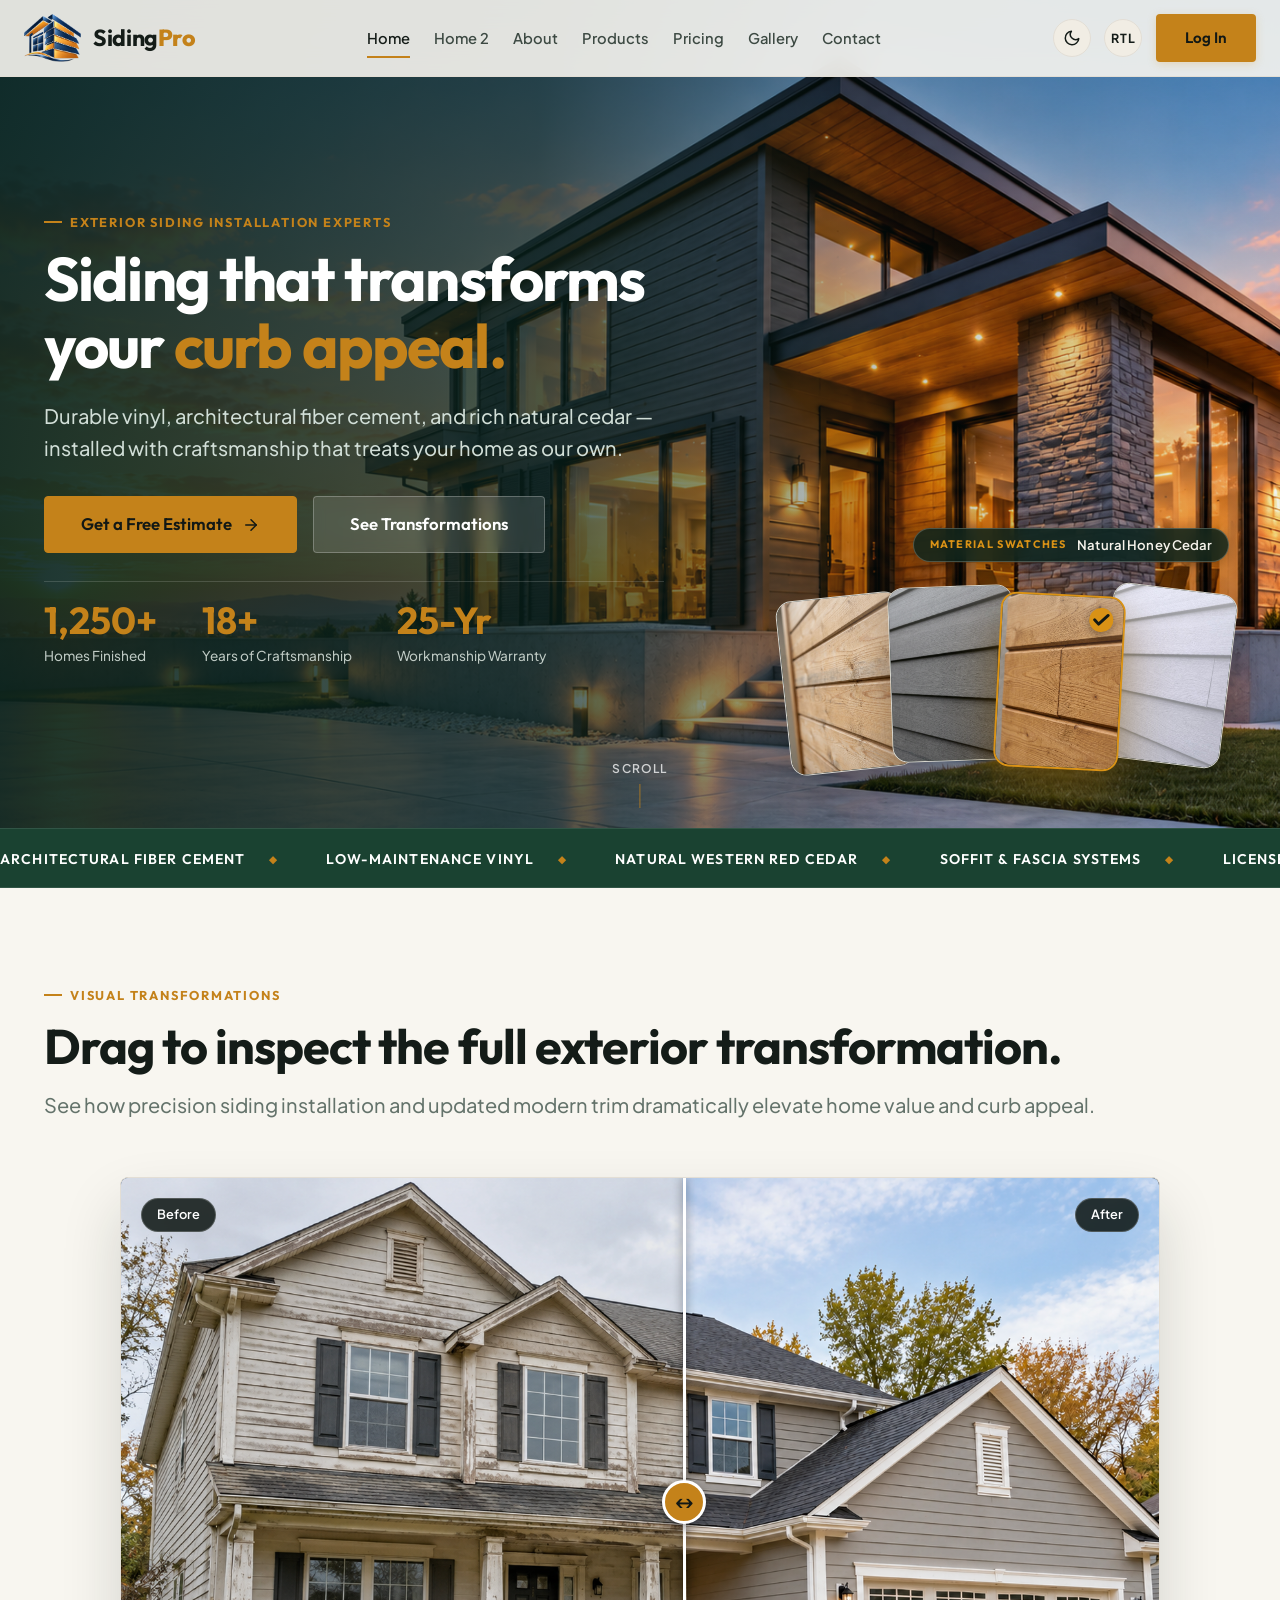
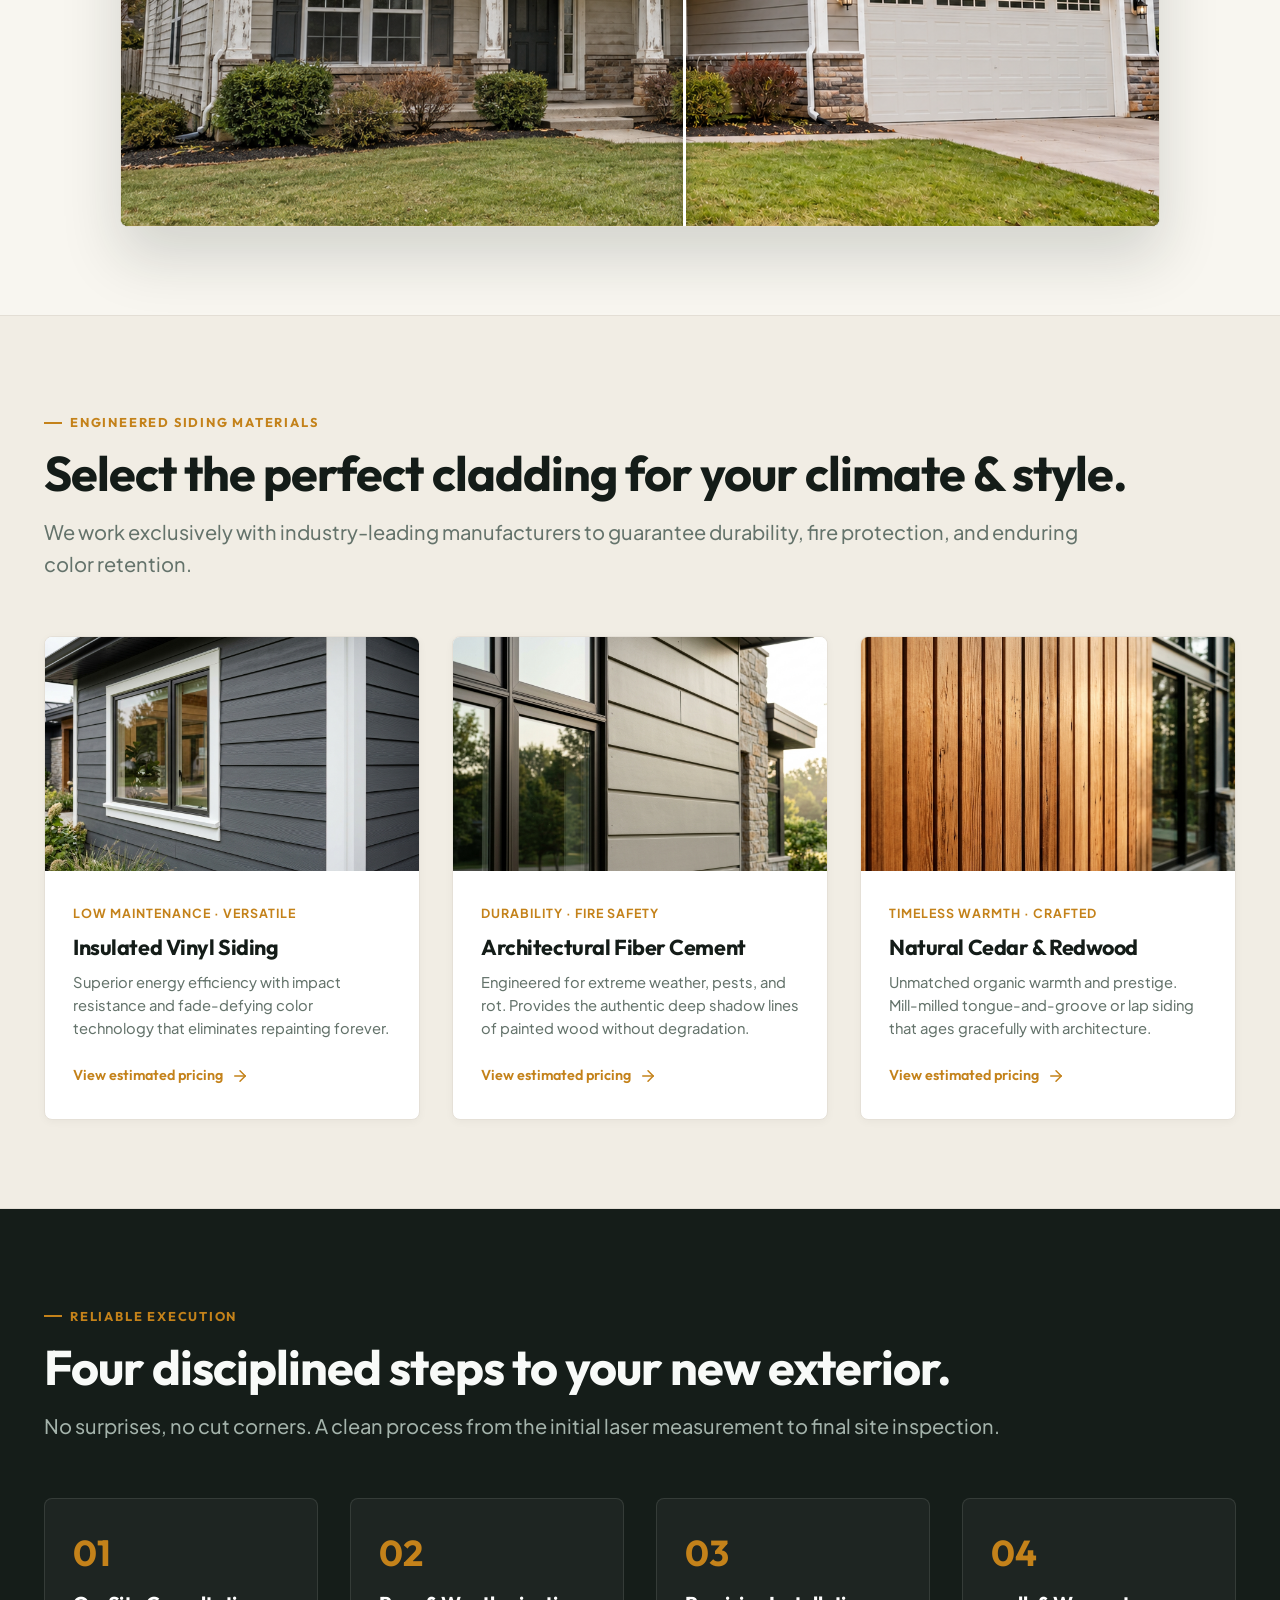
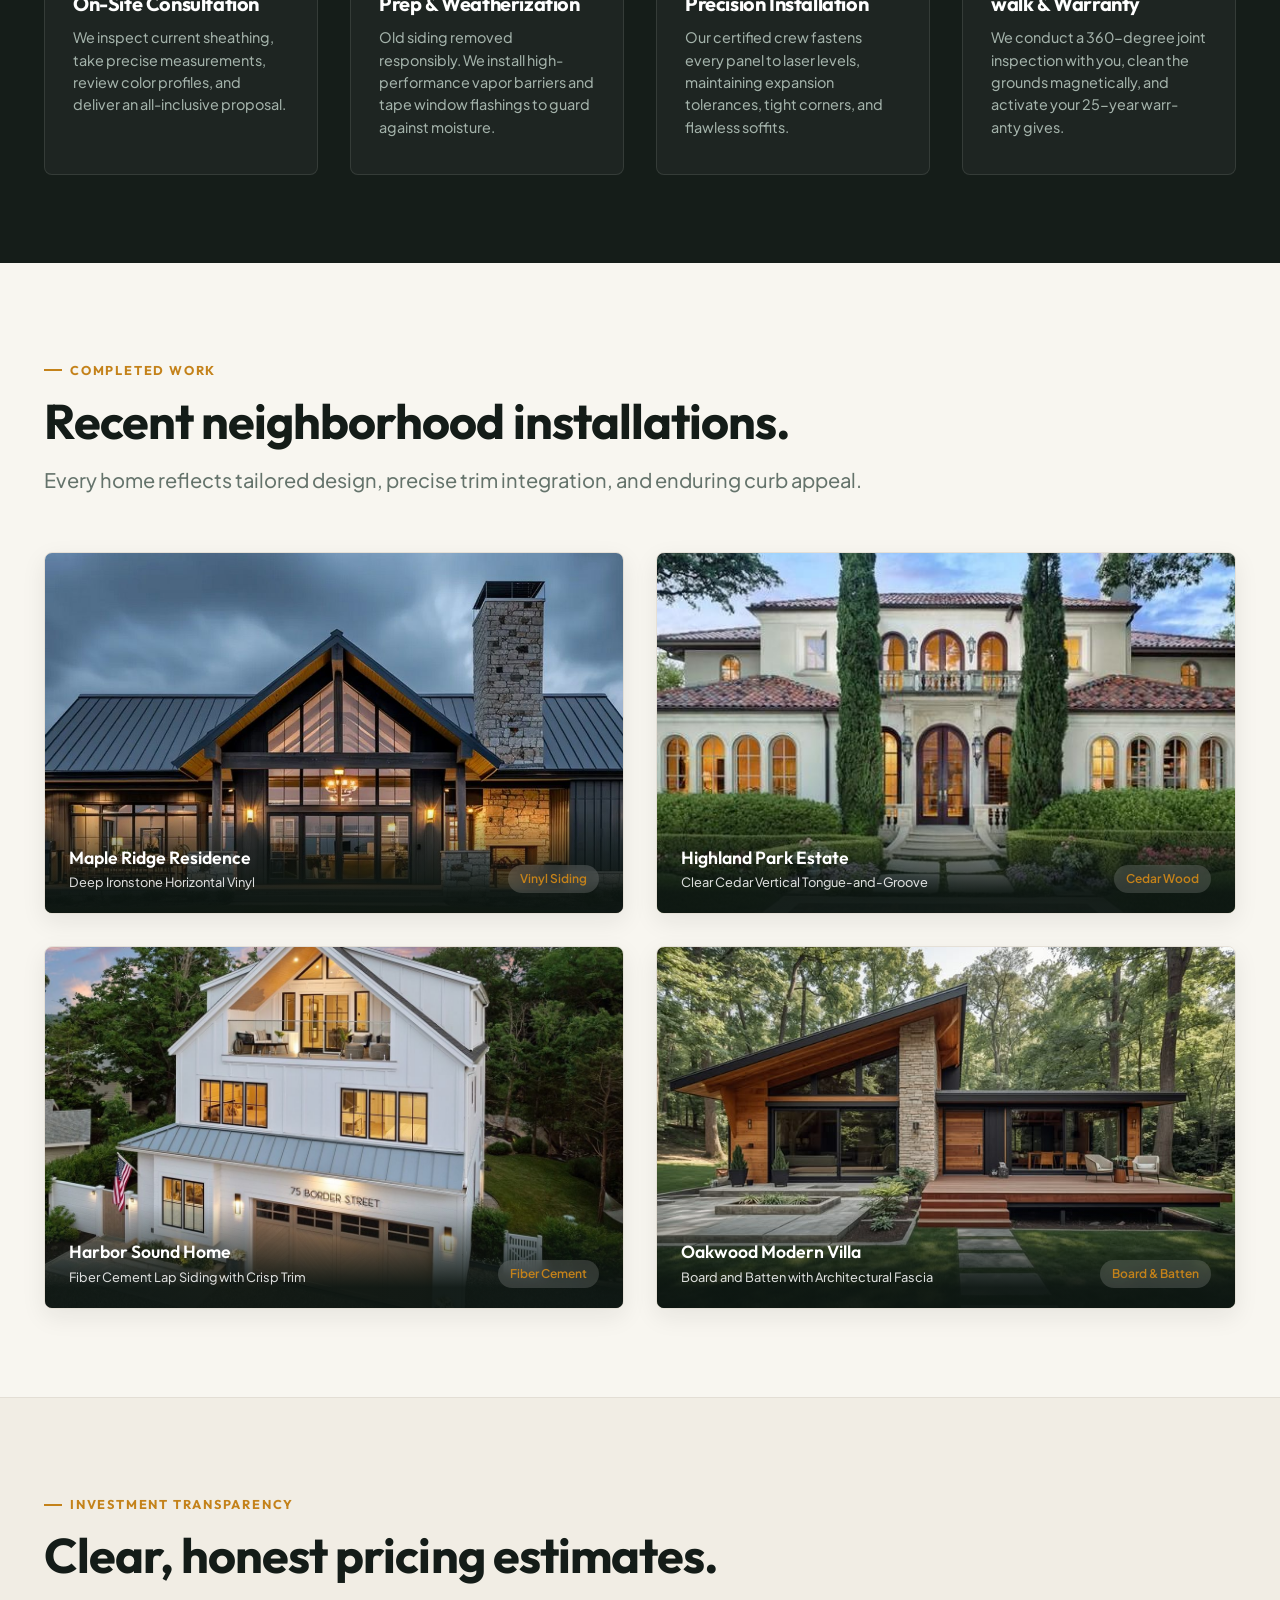
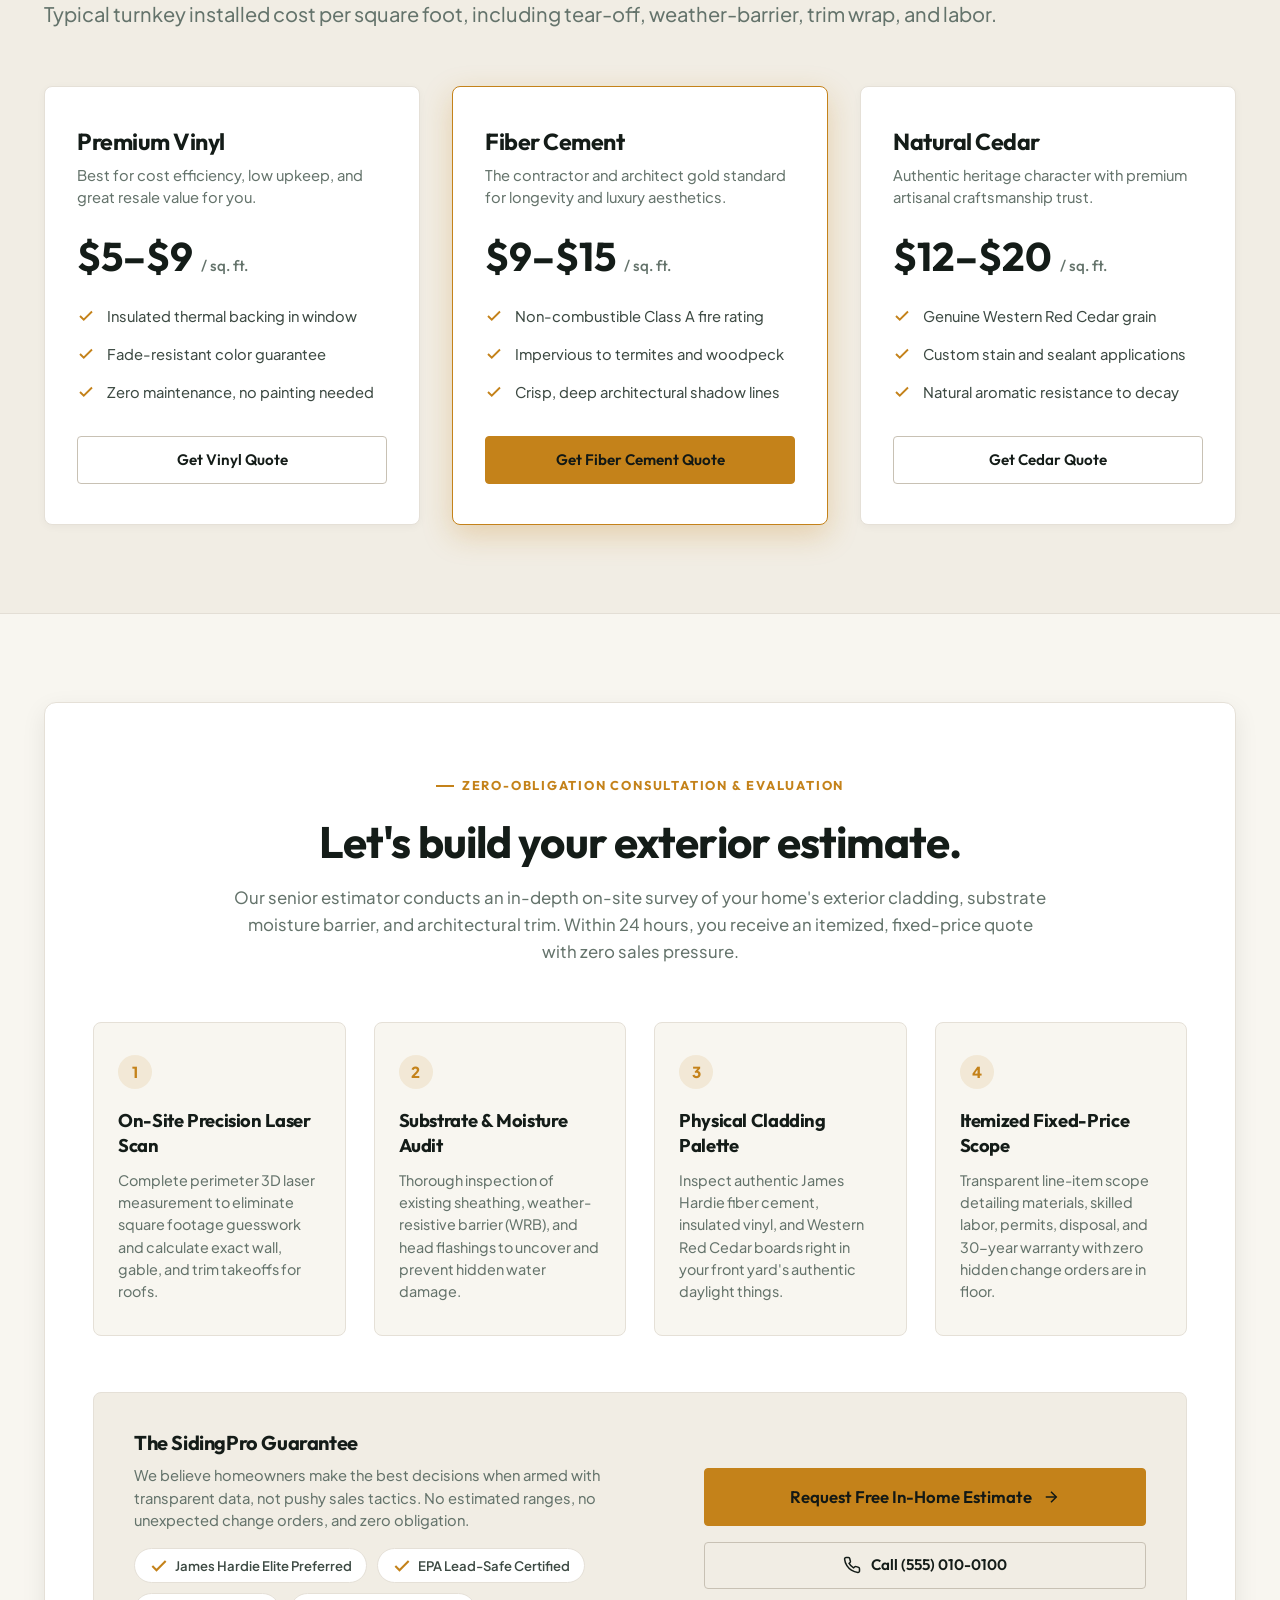
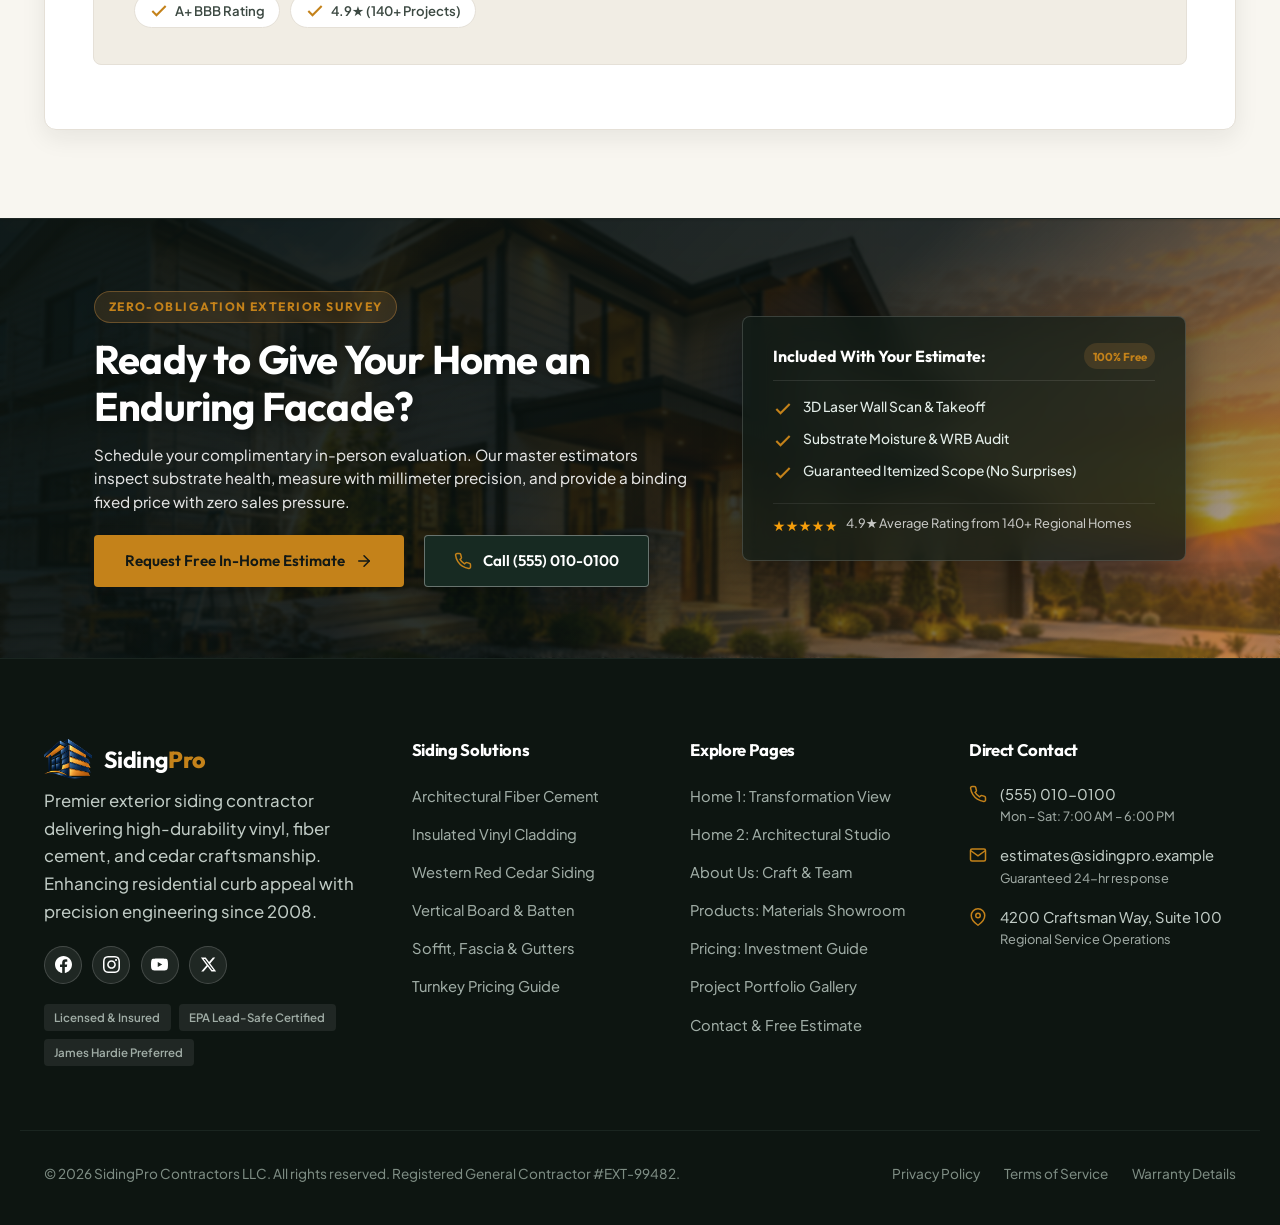
<file: index.html>
<!DOCTYPE html>
<html lang="en" dir="ltr" data-theme="light">

<head>
  <meta charset="utf-8">
  <meta name="viewport" content="width=device-width, initial-scale=1">
  <title>SidingPro | Exterior Siding Installation & Home Transformation</title>
  <meta name="description"
    content="Premier residential siding contractor specializing in vinyl, fiber cement, and cedar wood siding installations. Explore real curb-appeal transformations.">
  <!-- Favicon -->
  <link rel="icon" type="image/png" href="images/Logo.png">

  <!-- Core Consolidated Stylesheet -->
  <link rel="stylesheet" href="style.css">
</head>

<body>

  <!-- Global Header Navigation -->
  <header class="site-header">
    <div class="container-wide header-container">
      <a href="index.html" class="site-logo" aria-label="SidingPro Home">
        <img src="images/Logo.png" alt="SidingPro Logo" class="site-logo-img">
        <span class="site-logo-text">Siding<b>Pro</b></span>
      </a>

      <!-- Standardized Main Navigation Links -->
      <nav class="main-nav" id="mainNav" aria-label="Main Navigation">
        <a href="index.html" class="nav-link active" aria-current="page">Home</a>
        <a href="home2.html" class="nav-link">Home 2</a>
        <a href="about.html" class="nav-link">About</a>
        <a href="products.html" class="nav-link">Products</a>
        <a href="pricing.html" class="nav-link">Pricing</a>
        <a href="gallery.html" class="nav-link">Gallery</a>
        <a href="contact.html" class="nav-link">Contact</a>
      </nav>

      <!-- Header Controls: Theme & Direction (Desktop) -> Login -> Mobile Menu -->
      <div class="header-actions">
        <!-- Theme Toggle with SVG Icons (Desktop) -->
        <button type="button" class="icon-ctrl-btn theme-toggle desktop-only-ctrl" aria-label="Toggle theme">
          <svg class="icon-moon" width="18" height="18" viewBox="0 0 24 24" fill="none" stroke="currentColor" stroke-width="2" stroke-linecap="round" stroke-linejoin="round" aria-hidden="true">
            <path d="M21 12.79A9 9 0 1 1 11.21 3 7 7 0 0 0 21 12.79z"></path>
          </svg>
          <svg class="icon-sun" style="display:none;" width="18" height="18" viewBox="0 0 24 24" fill="none" stroke="currentColor" stroke-width="2" stroke-linecap="round" stroke-linejoin="round" aria-hidden="true">
            <circle cx="12" cy="12" r="5"></circle>
            <line x1="12" y1="1" x2="12" y2="3"></line>
            <line x1="12" y1="21" x2="12" y2="23"></line>
            <line x1="4.22" y1="4.22" x2="5.64" y2="5.64"></line>
            <line x1="18.36" y1="18.36" x2="19.78" y2="19.78"></line>
            <line x1="1" y1="12" x2="3" y2="12"></line>
            <line x1="21" y1="12" x2="23" y2="12"></line>
            <line x1="4.22" y1="19.78" x2="5.64" y2="18.36"></line>
            <line x1="18.36" y1="5.64" x2="19.78" y2="4.22"></line>
          </svg>
        </button>

        <!-- Direction Toggle (RTL / LTR) (Desktop) -->
        <button type="button" class="icon-ctrl-btn dir-toggle desktop-only-ctrl" aria-label="Toggle text direction LTR/RTL">
          <span class="dir-toggle-text">RTL</span>
        </button>

        <!-- Auth Controls: Direct Log In Link -->
        <a href="login.html" class="btn btn-login">
          <span>Log In</span>
        </a>

        <!-- Mobile Menu Hamburger -->
        <button type="button" class="mobile-menu-btn" aria-label="Open mobile navigation" aria-expanded="false"
          aria-controls="mobileDrawer">
          <span></span>
          <span></span>
          <span></span>
        </button>
      </div>
    </div>
  </header>

  <main>
    <!-- Hero Section -->
    <section class="hero" id="top">
      <img class="hero-bg" src="images/Home/hero.png"
        alt="Architectural modern residence with precision exterior siding at sunset" data-speed="0.2">
      <div class="shade"></div>

      <div class="container hero-container">
        <div class="hero-c">
          <span class="eyebrow rv">Exterior Siding Installation Experts</span>
          <h1 class="rv rv-delay-1">Siding that transforms your <span class="em">curb&nbsp;appeal.</span></h1>
          <p class="sub rv rv-delay-2">Durable vinyl, architectural fiber cement, and rich natural cedar — installed
            with craftsmanship that treats your home as our own.</p>

          <div class="acts rv rv-delay-3">
            <a class="btn btn-primary btn-lg" href="#estimate">
              <span>Get a Free Estimate</span>
              <svg class="arrow-icon" viewBox="0 0 24 24" fill="none" stroke="currentColor" stroke-width="2"
                stroke-linecap="round" stroke-linejoin="round">
                <line x1="5" y1="12" x2="19" y2="12"></line>
                <polyline points="12 5 19 12 12 19"></polyline>
              </svg>
            </a>
            <a class="btn btn-ghost-light btn-lg" href="#transform">
              <span>See Transformations</span>
            </a>
          </div>

          <div class="hero-stats rv rv-delay-4">
            <div class="stat-item">
              <span class="stat-num"><b data-n="1250">0</b>+</span>
              <span class="stat-label">Homes Finished</span>
            </div>
            <div class="stat-item">
              <span class="stat-num"><b data-n="18">0</b>+</span>
              <span class="stat-label">Years of Craftsmanship</span>
            </div>
            <div class="stat-item">
              <span class="stat-num"><b data-n="25">0</b>-Yr</span>
              <span class="stat-label">Workmanship Warranty</span>
            </div>
          </div>
        </div>
      </div>

      <!-- Floating Siding Material Selector Card Component -->
      <aside class="hero-material-selector" aria-label="Interactive Siding Material Selector">
        <div class="material-selector-header">
          <span class="material-selector-badge">Material Swatches</span>
          <span class="material-selector-active-name" id="selectedMaterialName">Natural Honey Cedar</span>
        </div>

        <div class="material-cards-stack" id="heroMaterialStack" role="radiogroup"
          aria-label="Siding Material Finishes">
          <!-- Card 1 — Light Cedar -->
          <button type="button" class="material-card card-1" role="radio" aria-checked="false"
            aria-label="Light Natural Cedar Siding" data-name="Light Natural Cedar" data-chip="wood">
            <span class="card-glass-shine"></span>
            <img src="images/material_light_cedar.jpg" alt="Light Natural Cedar Siding Macro Texture" loading="eager">
            <span class="card-check-badge" aria-hidden="true">
              <svg viewBox="0 0 24 24" fill="none" stroke="currentColor" stroke-width="3.5" stroke-linecap="round"
                stroke-linejoin="round">
                <polyline points="20 6 9 17 4 12"></polyline>
              </svg>
            </span>
          </button>

          <!-- Card 2 — Charcoal Gray -->
          <button type="button" class="material-card card-2" role="radio" aria-checked="false"
            aria-label="Architectural Charcoal Gray Siding" data-name="Architectural Charcoal Gray" data-chip="vinyl">
            <span class="card-glass-shine"></span>
            <img src="images/material_charcoal.jpg" alt="Architectural Charcoal Gray Siding Macro Texture"
              loading="eager">
            <span class="card-check-badge" aria-hidden="true">
              <svg viewBox="0 0 24 24" fill="none" stroke="currentColor" stroke-width="3.5" stroke-linecap="round"
                stroke-linejoin="round">
                <polyline points="20 6 9 17 4 12"></polyline>
              </svg>
            </span>
          </button>

          <!-- Card 3 — Natural Honey Cedar (Default Active) -->
          <button type="button" class="material-card card-3 is-selected" role="radio" aria-checked="true"
            aria-label="Natural Honey Cedar Siding" data-name="Natural Honey Cedar" data-chip="wood">
            <span class="card-glass-shine"></span>
            <img src="images/material_honey_cedar.jpg" alt="Natural Honey Cedar Siding Macro Texture" loading="eager">
            <span class="card-check-badge" aria-hidden="true">
              <svg viewBox="0 0 24 24" fill="none" stroke="currentColor" stroke-width="3.5" stroke-linecap="round"
                stroke-linejoin="round">
                <polyline points="20 6 9 17 4 12"></polyline>
              </svg>
            </span>
          </button>

          <!-- Card 4 — Light Gray Fiber-Cement -->
          <button type="button" class="material-card card-4" role="radio" aria-checked="false"
            aria-label="Contemporary Light Gray Fiber-Cement Siding" data-name="Light Gray Fiber-Cement"
            data-chip="cement">
            <span class="card-glass-shine"></span>
            <img src="images/material_light_gray.jpg" alt="Contemporary Light Gray Fiber-Cement Siding Macro Texture"
              loading="eager">
            <span class="card-check-badge" aria-hidden="true">
              <svg viewBox="0 0 24 24" fill="none" stroke="currentColor" stroke-width="3.5" stroke-linecap="round"
                stroke-linejoin="round">
                <polyline points="20 6 9 17 4 12"></polyline>
              </svg>
            </span>
          </button>
        </div>
      </aside>

      <a href="#transform" class="hero-scroll-prompt" aria-label="Scroll to transformations section">
        <span>Scroll</span>
        <i></i>
      </a>
    </section>

    <!-- Marquee Banner -->
    <div class="marq" aria-hidden="true">
      <div class="track">
        <span>Architectural Fiber Cement</span>
        <span>Low-Maintenance Vinyl</span>
        <span>Natural Western Red Cedar</span>
        <span>Soffit &amp; Fascia Systems</span>
        <span>Licensed &amp; Insured Crew</span>
        <span>Complimentary In-Home Estimates</span>
        <span>Architectural Fiber Cement</span>
        <span>Low-Maintenance Vinyl</span>
        <span>Natural Western Red Cedar</span>
        <span>Soffit &amp; Fascia Systems</span>
        <span>Licensed &amp; Insured Crew</span>
        <span>Complimentary In-Home Estimates</span>
      </div>
    </div>

    <!-- Transformation (Before & After Slider) -->
    <section class="section" id="transform">
      <div class="container">
        <div class="section-header rv">
          <span class="eyebrow">Visual Transformations</span>
          <h2>Drag to inspect the full exterior transformation.</h2>
          <p>See how precision siding installation and updated modern trim dramatically elevate home value and curb
            appeal.</p>
        </div>

        <div class="ba rv rv-delay-1" id="ba">
          <img src="images/Home/After.png" alt="Residence after siding transformation">
          <img class="b" src="images/Home/Before.png" alt="Residence before siding installation">
          <span class="ba-tag before-tag">Before</span>
          <span class="ba-tag after-tag">After</span>
          <span class="hd" aria-hidden="true"></span>
          <input type="range" min="2" max="98" value="50" aria-label="Compare before and after exterior siding results">
        </div>
      </div>
    </section>

    <!-- Materials Section -->
    <section class="section section-alt" id="materials">
      <div class="container">
        <div class="section-header rv">
          <span class="eyebrow">Engineered Siding Materials</span>
          <h2>Select the perfect cladding for your climate &amp; style.</h2>
          <p>We work exclusively with industry-leading manufacturers to guarantee durability, fire protection, and
            enduring color retention.</p>
        </div>

        <div class="mat-grid">
          <!-- Vinyl -->
          <article class="mat-card rv rv-delay-1">
            <div class="card-img">
              <img src="images/mat_vinyl_modern.jpg" alt="Premium Vinyl Siding Installation" loading="lazy">
            </div>
            <div class="card-body">
              <span class="card-tag">Low Maintenance · Versatile</span>
              <h3>Insulated Vinyl Siding</h3>
              <p>Superior energy efficiency with impact resistance and fade-defying color technology that eliminates repainting forever.</p>
              <a href="#pricing" class="card-link">
                <span>View estimated pricing</span>
                <svg class="arrow-icon" viewBox="0 0 24 24" fill="none" stroke="currentColor" stroke-width="2"
                  stroke-linecap="round" stroke-linejoin="round">
                  <line x1="5" y1="12" x2="19" y2="12"></line>
                  <polyline points="12 5 19 12 12 19"></polyline>
                </svg>
              </a>
            </div>
          </article>

          <!-- Fiber Cement -->
          <article class="mat-card rv rv-delay-2">
            <div class="card-img">
              <img src="images/mat_cement_modern.jpg" alt="Architectural Fiber Cement Siding" loading="lazy">
            </div>
            <div class="card-body">
              <span class="card-tag">Durability · Fire Safety</span>
              <h3>Architectural Fiber Cement</h3>
              <p>Engineered for extreme weather, pests, and rot. Provides the authentic deep shadow lines of painted wood without degradation.</p>
              <a href="#pricing" class="card-link">
                <span>View estimated pricing</span>
                <svg class="arrow-icon" viewBox="0 0 24 24" fill="none" stroke="currentColor" stroke-width="2"
                  stroke-linecap="round" stroke-linejoin="round">
                  <line x1="5" y1="12" x2="19" y2="12"></line>
                  <polyline points="12 5 19 12 12 19"></polyline>
                </svg>
              </a>
            </div>
          </article>

          <!-- Natural Wood -->
          <article class="mat-card rv rv-delay-3">
            <div class="card-img">
              <img src="images/mat_cedar_modern.jpg" alt="Natural Cedar Wood Siding" loading="lazy">
            </div>
            <div class="card-body">
              <span class="card-tag">Timeless Warmth · Crafted</span>
              <h3>Natural Cedar &amp; Redwood</h3>
              <p>Unmatched organic warmth and prestige. Mill-milled tongue-and-groove or lap siding that ages gracefully with architecture.</p>
              <a href="#pricing" class="card-link">
                <span>View estimated pricing</span>
                <svg class="arrow-icon" viewBox="0 0 24 24" fill="none" stroke="currentColor" stroke-width="2"
                  stroke-linecap="round" stroke-linejoin="round">
                  <line x1="5" y1="12" x2="19" y2="12"></line>
                  <polyline points="12 5 19 12 12 19"></polyline>
                </svg>
              </a>
            </div>
          </article>
        </div>
      </div>
    </section>

    <!-- Process Section -->
    <section class="section section-dark" id="process">
      <div class="container">
        <div class="section-header rv">
          <span class="eyebrow" style="color:var(--brand-accent);">Reliable Execution</span>
          <h2>Four disciplined steps to your new exterior.</h2>
          <p style="color:#a4b3ab;">No surprises, no cut corners. A clean process from the initial laser measurement to
            final site inspection.</p>
        </div>

        <ol class="proc-grid" id="procGrid">
          <li class="proc-step rv rv-delay-1">
            <span class="proc-num">01</span>
            <h3>On-Site Consultation</h3>
            <p>We inspect current sheathing, take precise measurements, review color profiles, and deliver an
              all-inclusive proposal.</p>
          </li>
          <li class="proc-step rv rv-delay-2">
            <span class="proc-num">02</span>
            <h3>Prep &amp; Weatherization</h3>
            <p>Old siding removed responsibly. We install high-performance vapor barriers and tape window flashings to
              guard against moisture.</p>
          </li>
          <li class="proc-step rv rv-delay-3">
            <span class="proc-num">03</span>
            <h3>Precision Installation</h3>
            <p>Our certified crew fastens every panel to laser levels, maintaining expansion tolerances, tight corners,
              and flawless soffits.</p>
          </li>
          <li class="proc-step rv rv-delay-4">
            <span class="proc-num">04</span>
            <h3>walk &amp; Warranty</h3>
            <p>We conduct a 360-degree joint inspection with you, clean the grounds magnetically, and activate your
              25-year warr-anty gives.</p>
          </li>
        </ol>
      </div>
    </section>

    <!-- Gallery Section -->
    <section class="section" id="gallery">
      <div class="container">
        <div class="section-header rv">
          <span class="eyebrow">Completed Work</span>
          <h2>Recent neighborhood installations.</h2>
          <p>Every home reflects tailored design, precise trim integration, and enduring curb appeal.</p>
        </div>

        <div class="gal-grid">
          <figure class="gal-item rv">
            <img src="images/Home/Maple Ridge Residence.jpg" alt="Modern home with dark horizontal vinyl siding and white corner trim"
              loading="lazy">
            <figcaption class="gal-caption">
              <div>
                <span class="gal-caption-title">Maple Ridge Residence</span>
                <span style="display:block;font-size:0.8rem;opacity:0.85;">Deep Ironstone Horizontal Vinyl</span>
              </div>
              <span class="gal-caption-tag">Vinyl Siding</span>
            </figcaption>
          </figure>

          <figure class="gal-item rv rv-delay-1">
            <img src="images/Home/Highland Park Estate.jpg" alt="Suburban home featuring natural cedar wood cladding with dark metal fascia"
              loading="lazy">
            <figcaption class="gal-caption">
              <div>
                <span class="gal-caption-title">Highland Park Estate</span>
                <span style="display:block;font-size:0.8rem;opacity:0.85;">Clear Cedar Vertical Tongue-and-Groove</span>
              </div>
              <span class="gal-caption-tag">Cedar Wood</span>
            </figcaption>
          </figure>

          <figure class="gal-item rv rv-delay-2">
            <img src="images/Home/Harbor Sound Home.jpg" alt="Coastal house with architectural fiber cement siding" loading="lazy">
            <figcaption class="gal-caption">
              <div>
                <span class="gal-caption-title">Harbor Sound Home</span>
                <span style="display:block;font-size:0.8rem;opacity:0.85;">Fiber Cement Lap Siding with Crisp
                  Trim</span>
              </div>
              <span class="gal-caption-tag">Fiber Cement</span>
            </figcaption>
          </figure>

          <figure class="gal-item rv rv-delay-3">
            <img src="images/Home/Oakwood Modern Villa.jpg" alt="Contemporary home with crisp vertical siding and black window frames"
              loading="lazy">
            <figcaption class="gal-caption">
              <div>
                <span class="gal-caption-title">Oakwood Modern Villa</span>
                <span style="display:block;font-size:0.8rem;opacity:0.85;">Board and Batten with Architectural
                  Fascia</span>
              </div>
              <span class="gal-caption-tag">Board &amp; Batten</span>
            </figcaption>
          </figure>
        </div>
      </div>
    </section>

    <!-- Pricing Guide Section -->
    <section class="section section-alt" id="pricing">
      <div class="container">
        <div class="section-header rv">
          <span class="eyebrow">Investment Transparency</span>
          <h2>Clear, honest pricing estimates.</h2>
          <p>Typical turnkey installed cost per square foot, including tear-off, weather-barrier, trim wrap, and labor.
          </p>
        </div>

        <div class="price-grid">
          <!-- Vinyl -->
          <div class="price-card rv rv-delay-1">
            <h3>Premium Vinyl</h3>
            <p>Best for cost efficiency, low upkeep, and great resale value for you.</p>
            <div class="price-val">
              $5–$9 <span>/ sq. ft.</span>
            </div>
            <ul>
              <li>
                <svg viewBox="0 0 24 24" fill="none" stroke="currentColor" stroke-width="2.5">
                  <polyline points="20 6 9 17 4 12"></polyline>
                </svg>
                <span>Insulated thermal backing in window</span>
              </li>
              <li>
                <svg viewBox="0 0 24 24" fill="none" stroke="currentColor" stroke-width="2.5">
                  <polyline points="20 6 9 17 4 12"></polyline>
                </svg>
                <span>Fade-resistant color guarantee</span>
              </li>
              <li>
                <svg viewBox="0 0 24 24" fill="none" stroke="currentColor" stroke-width="2.5">
                  <polyline points="20 6 9 17 4 12"></polyline>
                </svg>
                <span>Zero maintenance, no painting needed </span>
              </li>
            </ul>
            <a href="#estimate" class="btn btn-outline" style="margin-block-start:auto;">Get Vinyl Quote</a>
          </div>

          <!-- Fiber Cement -->
          <div class="price-card featured rv rv-delay-2">
            <h3>Fiber Cement</h3>
            <p>The contractor and architect gold standard for longevity and luxury aesthetics.</p>
            <div class="price-val">
              $9–$15 <span>/ sq. ft.</span>
            </div>
            <ul>
              <li>
                <svg viewBox="0 0 24 24" fill="none" stroke="currentColor" stroke-width="2.5">
                  <polyline points="20 6 9 17 4 12"></polyline>
                </svg>
                <span>Non-combustible Class A fire rating</span>
              </li>
              <li>
                <svg viewBox="0 0 24 24" fill="none" stroke="currentColor" stroke-width="2.5">
                  <polyline points="20 6 9 17 4 12"></polyline>
                </svg>
                <span>Impervious to termites and woodpeck</span>
              </li>
              <li>
                <svg viewBox="0 0 24 24" fill="none" stroke="currentColor" stroke-width="2.5">
                  <polyline points="20 6 9 17 4 12"></polyline>
                </svg>
                <span>Crisp, deep architectural shadow lines</span>
              </li>
            </ul>
            <a href="#estimate" class="btn btn-primary" style="margin-block-start:auto;">Get Fiber Cement Quote</a>
          </div>

          <!-- Natural Wood -->
          <div class="price-card rv rv-delay-3">
            <h3>Natural Cedar</h3>
            <p>Authentic heritage character with premium artisanal craftsmanship trust.</p>
            <div class="price-val">
              $12–$20 <span>/ sq. ft.</span>
            </div>
            <ul>
              <li>
                <svg viewBox="0 0 24 24" fill="none" stroke="currentColor" stroke-width="2.5">
                  <polyline points="20 6 9 17 4 12"></polyline>
                </svg>
                <span>Genuine Western Red Cedar grain</span>
              </li>
              <li>
                <svg viewBox="0 0 24 24" fill="none" stroke="currentColor" stroke-width="2.5">
                  <polyline points="20 6 9 17 4 12"></polyline>
                </svg>
                <span>Custom stain and sealant applications</span>
              </li>
              <li>
                <svg viewBox="0 0 24 24" fill="none" stroke="currentColor" stroke-width="2.5">
                  <polyline points="20 6 9 17 4 12"></polyline>
                </svg>
                <span>Natural aromatic resistance to decay</span>
              </li>
            </ul>
            <a href="#estimate" class="btn btn-outline" style="margin-block-start:auto;">Get Cedar Quote</a>
          </div>
        </div>
      </div>
    </section>



    <!-- Estimate & Contact Section - Architectural Consultation Hub -->
    <section class="section" id="estimate">
      <div class="container">
        <div class="h1-eval-hub rv">
          <!-- Section Header -->
          <div class="h1-eval-header">
            <span class="eyebrow">Zero-Obligation Consultation &amp; Evaluation</span>
            <h2>Let's build your exterior estimate.</h2>
            <p>Our senior estimator conducts an in-depth on-site survey of your home's exterior cladding, substrate
              moisture barrier, and architectural trim. Within 24 hours, you receive an itemized, fixed-price quote with
              zero sales pressure.</p>
          </div>

          <!-- 4-Pillar Evaluation Grid -->
          <div class="h1-eval-grid">
            <div class="h1-eval-card">
              <div class="h1-eval-num">1</div>
              <h3>On-Site Precision Laser Scan</h3>
              <p>Complete perimeter 3D laser measurement to eliminate square footage guesswork and calculate exact wall,
                gable, and trim takeoffs for roofs.</p>
            </div>

            <div class="h1-eval-card">
              <div class="h1-eval-num">2</div>
              <h3>Substrate &amp; Moisture Audit</h3>
              <p>Thorough inspection of existing sheathing, weather-resistive barrier (WRB), and head flashings to
                uncover and prevent hidden water damage.</p>
            </div>

            <div class="h1-eval-card">
              <div class="h1-eval-num">3</div>
              <h3>Physical Cladding Palette</h3>
              <p>Inspect authentic James Hardie fiber cement, insulated vinyl, and Western Red Cedar boards right in
                your front yard's authentic daylight things.</p>
            </div>

            <div class="h1-eval-card">
              <div class="h1-eval-num">4</div>
              <h3>Itemized Fixed-Price Scope</h3>
              <p>Transparent line-item scope detailing materials, skilled labor, permits, disposal, and 30-year warranty
                with zero hidden change orders are in floor.</p>
            </div>
          </div>

          <!-- Trust & Direct Connection Hub -->
          <div class="h1-eval-trust-box">
            <div class="h1-eval-trust-info">
              <h4>The SidingPro Guarantee</h4>
              <p>We believe homeowners make the best decisions when armed with transparent data, not pushy sales
                tactics. No estimated ranges, no unexpected change orders, and zero obligation.</p>
              <div class="h1-eval-chips">
                <span class="h1-eval-chip">
                  <svg viewBox="0 0 24 24" fill="none" stroke="currentColor" stroke-width="2.5">
                    <polyline points="20 6 9 17 4 12"></polyline>
                  </svg>
                  James Hardie Elite Preferred
                </span>
                <span class="h1-eval-chip">
                  <svg viewBox="0 0 24 24" fill="none" stroke="currentColor" stroke-width="2.5">
                    <polyline points="20 6 9 17 4 12"></polyline>
                  </svg>
                  EPA Lead-Safe Certified
                </span>
                <span class="h1-eval-chip">
                  <svg viewBox="0 0 24 24" fill="none" stroke="currentColor" stroke-width="2.5">
                    <polyline points="20 6 9 17 4 12"></polyline>
                  </svg>
                  A+ BBB Rating
                </span>
                <span class="h1-eval-chip">
                  <svg viewBox="0 0 24 24" fill="none" stroke="currentColor" stroke-width="2.5">
                    <polyline points="20 6 9 17 4 12"></polyline>
                  </svg>
                  4.9★ (140+ Projects)
                </span>
              </div>
            </div>

            <div class="h1-eval-cta-group">
              <a href="contact.html" class="btn btn-primary btn-lg" style="width:100%;justify-content:center;">
                <span>Request Free In-Home Estimate</span>
                <svg class="arrow-icon" viewBox="0 0 24 24" fill="none" stroke="currentColor" stroke-width="2">
                  <line x1="5" y1="12" x2="19" y2="12"></line>
                  <polyline points="12 5 19 12 12 19"></polyline>
                </svg>
              </a>
              <a href="tel:+15550100" class="btn btn-outline" style="width:100%;justify-content:center;">
                <svg viewBox="0 0 24 24" width="18" height="18" fill="none" stroke="currentColor" stroke-width="2">
                  <path
                    d="M22 16.92v3a2 2 0 0 1-2.18 2 19.79 19.79 0 0 1-8.63-3.07 19.5 19.5 0 0 1-6-6 19.79 19.79 0 0 1-3.07-8.67A2 2 0 0 1 4.11 2h3a2 2 0 0 1 2 1.72 12.84 12.84 0 0 0 .7 2.81 2 2 0 0 1-.45 2.11L8.09 9.91a16 16 0 0 0 6 6l1.27-1.27a2 2 0 0 1 2.11-.45 12.84 12.84 0 0 0 2.81.7A2 2 0 0 1 22 16.92z">
                  </path>
                </svg>
                <span>Call (555) 010-0100</span>
              </a>
            </div>
          </div>
        </div>
      </div>
    </section>
        <!-- Full Width Luxury Background-Image CTA Banner (Split Modern Hero Layout) -->
    <section class="page-cta-section" id="home-cta">
      <img src="images/Home/banner.png" alt="Finished architectural exterior home standing strong in evening light" class="page-cta-bg" loading="lazy">
      <div class="page-cta-overlay"></div>
      <div class="page-cta-container rv">
        <div class="cta-split-grid">
          <div class="cta-split-content">
            <span class="cta-eyebrow">Zero-Obligation Exterior Survey</span>
            <h2 class="cta-title-bold">Ready to Give Your Home an Enduring Facade?</h2>
            <p class="cta-lead-text">
              Schedule your complimentary in-person evaluation. Our master estimators inspect substrate health, measure with millimeter precision, and provide a binding fixed price with zero sales pressure.
            </p>
            <div class="page-cta-actions" style="justify-content:flex-start;">
              <a class="btn btn-primary page-cta-btn-primary" href="contact.html">
                <span>Request Free In-Home Estimate</span>
                <svg class="arrow-icon" viewBox="0 0 24 24" fill="none" stroke="currentColor" stroke-width="2" stroke-linecap="round" stroke-linejoin="round">
                  <line x1="5" y1="12" x2="19" y2="12"></line>
                  <polyline points="12 5 19 12 12 19"></polyline>
                </svg>
              </a>
              <a class="page-cta-btn-outline" href="tel:+15550100">
                <svg viewBox="0 0 24 24" width="18" height="18" fill="none" stroke="currentColor" stroke-width="2">
                  <path d="M22 16.92v3a2 2 0 0 1-2.18 2 19.79 19.79 0 0 1-8.63-3.07 19.5 19.5 0 0 1-6-6 19.79 19.79 0 0 1-3.07-8.67A2 2 0 0 1 4.11 2h3a2 2 0 0 1 2 1.72 12.84 12.84 0 0 0 .7 2.81 2 2 0 0 1-.45 2.11L8.09 9.91a16 16 0 0 0 6 6l1.27-1.27a2 2 0 0 1 2.11-.45 12.84 12.84 0 0 0 2.81.7A2 2 0 0 1 22 16.92z"></path>
                </svg>
                <span>Call (555) 010-0100</span>
              </a>
            </div>
          </div>
          <div class="cta-floating-card">
            <div class="cta-card-header">
              <span>Included With Your Estimate:</span>
              <span class="cta-card-badge">100% Free</span>
            </div>
            <ul class="cta-checklist">
              <li class="cta-check-item">
                <svg viewBox="0 0 24 24" fill="none" stroke="currentColor" stroke-width="2.5"><polyline points="20 6 9 17 4 12"></polyline></svg>
                <span>3D Laser Wall Scan &amp; Takeoff</span>
              </li>
              <li class="cta-check-item">
                <svg viewBox="0 0 24 24" fill="none" stroke="currentColor" stroke-width="2.5"><polyline points="20 6 9 17 4 12"></polyline></svg>
                <span>Substrate Moisture &amp; WRB Audit</span>
              </li>
              <li class="cta-check-item">
                <svg viewBox="0 0 24 24" fill="none" stroke="currentColor" stroke-width="2.5"><polyline points="20 6 9 17 4 12"></polyline></svg>
                <span>Guaranteed Itemized Scope (No Surprises)</span>
              </li>
            </ul>
            <div class="cta-rating-row">
              <span class="cta-stars">★★★★★</span>
              <span>4.9★ Average Rating from 140+ Regional Homes</span>
            </div>
          </div>
        </div>
      </div>
    </section>



  </main>

  <!-- Professional Architectural Multi-Column Footer -->
  <footer class="site-footer">
    <div class="container footer-grid">
      <!-- Col 1: Brand Info -->
      <div class="footer-brand">
        <a href="index.html" class="site-logo">
          <img src="images/Logo.png" alt="SidingPro Logo" class="site-logo-img">
          <span class="site-logo-text">Siding<b>Pro</b></span>
        </a>
        <p class="footer-desc">
          Premier exterior siding contractor delivering high-durability vinyl, fiber cement, and cedar craftsmanship.
          Enhancing residential curb appeal with precision engineering since 2008.
        </p>
        
        <!-- Social Media Icons: FB, Insta, YT, X -->
        <div class="footer-social-links" aria-label="Social media channels">
          <a href="https://facebook.com" class="footer-social-btn" aria-label="Follow SidingPro on Facebook" target="_blank" rel="noopener noreferrer">
            <svg viewBox="0 0 24 24" width="18" height="18" fill="currentColor"><path d="M24 12.073c0-6.627-5.373-12-12-12s-12 5.373-12 12c0 5.99 4.388 10.954 10.125 11.854v-8.385H7.078v-3.47h3.047V9.43c0-3.007 1.792-4.669 4.533-4.669 1.312 0 2.686.235 2.686.235v2.953H15.83c-1.491 0-1.956.925-1.956 1.874v2.25h3.328l-.532 3.47h-2.796v8.385C19.612 23.027 24 18.062 24 12.073z"/></svg>
          </a>
          <a href="https://instagram.com" class="footer-social-btn" aria-label="Follow SidingPro on Instagram" target="_blank" rel="noopener noreferrer">
            <svg viewBox="0 0 24 24" width="18" height="18" fill="currentColor"><path d="M12 2.163c3.204 0 3.584.012 4.85.07 3.252.148 4.771 1.691 4.919 4.919.058 1.265.069 1.645.069 4.849 0 3.205-.012 3.584-.069 4.849-.149 3.225-1.664 4.771-4.919 4.919-1.266.058-1.644.07-4.85.07-3.204 0-3.584-.012-4.849-.07-3.26-.149-4.771-1.699-4.919-4.92-.058-1.265-.07-1.644-.07-4.849 0-3.204.013-3.583.07-4.849.149-3.227 1.664-4.771 4.919-4.919 1.266-.057 1.645-.069 4.849-.069zm0-2.163c-3.259 0-3.667.014-4.947.072-4.358.2-6.78 2.618-6.98 6.98-.059 1.281-.073 1.689-.073 4.948 0 3.259.014 3.668.072 4.948.2 4.358 2.618 6.78 6.98 6.98 1.281.058 1.689.072 4.948.072 3.259 0 3.668-.014 4.948-.072 4.354-.2 6.782-2.618 6.979-6.98.059-1.28.073-1.689.073-4.948 0-3.259-.014-3.667-.072-4.947-.196-4.354-2.617-6.78-6.979-6.98-1.281-.059-1.69-.073-4.949-.073zm0 5.838c-3.403 0-6.162 2.759-6.162 6.162s2.759 6.163 6.162 6.163 6.162-2.759 6.162-6.163c0-3.403-2.759-6.162-6.162-6.162zm0 10.162c-2.209 0-4-1.79-4-4 0-2.209 1.791-4 4-4s4 1.791 4 4c0 2.21-1.791 4-4 4zm6.406-11.845c-.796 0-1.441.645-1.441 1.44s.645 1.44 1.441 1.44c.795 0 1.439-.645 1.439-1.44s-.644-1.44-1.439-1.44z"/></svg>
          </a>
          <a href="https://youtube.com" class="footer-social-btn" aria-label="Watch SidingPro on YouTube" target="_blank" rel="noopener noreferrer">
            <svg viewBox="0 0 24 24" width="18" height="18" fill="currentColor"><path d="M23.498 6.186a3.016 3.016 0 0 0-2.122-2.136C19.505 3.545 12 3.545 12 3.545s-7.505 0-9.377.505A3.017 3.017 0 0 0 .502 6.186C0 8.07 0 12 0 12s0 3.93.502 5.814a3.016 3.016 0 0 0 2.122 2.136c1.871.505 9.376.505 9.376.505s7.505 0 9.377-.505a3.015 3.015 0 0 0 2.122-2.136C24 15.93 24 12 24 12s0-3.93-.502-5.814zM9.545 15.568V8.432L15.818 12l-6.273 3.568z"/></svg>
          </a>
          <a href="https://x.com" class="footer-social-btn" aria-label="Follow SidingPro on X" target="_blank" rel="noopener noreferrer">
            <svg viewBox="0 0 24 24" width="16" height="16" fill="currentColor"><path d="M18.244 2.25h3.308l-7.227 8.26 8.502 11.24H16.17l-5.214-6.817L4.99 21.75H1.68l7.73-8.835L1.254 2.25H8.08l4.713 6.231zm-1.161 17.52h1.833L7.084 4.126H5.117z"/></svg>
          </a>
        </div>

        <div class="footer-badges">
          <span class="badge-tag">Licensed &amp; Insured</span>
          <span class="badge-tag">EPA Lead-Safe Certified</span>
          <span class="badge-tag">James Hardie Preferred</span>
        </div>
      </div>

      <!-- Col 2: Siding Materials -->
      <div>
        <h4 class="footer-heading">Siding Solutions</h4>
        <ul class="footer-links">
          <li><a href="#materials">Architectural Fiber Cement</a></li>
          <li><a href="#materials">Insulated Vinyl Cladding</a></li>
          <li><a href="#materials">Western Red Cedar Siding</a></li>
          <li><a href="#materials">Vertical Board &amp; Batten</a></li>
          <li><a href="#materials">Soffit, Fascia &amp; Gutters</a></li>
          <li><a href="#pricing">Turnkey Pricing Guide</a></li>
        </ul>
      </div>

      <!-- Col 3: Quick Links & Pages -->
      <div>
        <h4 class="footer-heading">Explore Pages</h4>
        <ul class="footer-links">
          <li><a href="index.html">Home 1: Transformation View</a></li>
          <li><a href="home2.html">Home 2: Architectural Studio</a></li>
          <li><a href="about.html">About Us: Craft &amp; Team</a></li>
          <li><a href="products.html">Products: Materials Showroom</a></li>
          <li><a href="pricing.html">Pricing: Investment Guide</a></li>
          <li><a href="gallery.html">Project Portfolio Gallery</a></li>
          <li><a href="contact.html">Contact &amp; Free Estimate</a></li>
        </ul>
      </div>

      <!-- Col 4: Contact & Service Office -->
      <div>
        <h4 class="footer-heading">Direct Contact</h4>
        <div class="footer-contact-info">
          <div class="footer-contact-item">
            <svg viewBox="0 0 24 24" width="18" height="18" fill="none" stroke="currentColor" stroke-width="2">
              <path
                d="M22 16.92v3a2 2 0 0 1-2.18 2 19.79 19.79 0 0 1-8.63-3.07 19.5 19.5 0 0 1-6-6 19.79 19.79 0 0 1-3.07-8.67A2 2 0 0 1 4.11 2h3a2 2 0 0 1 2 1.72 12.84 12.84 0 0 0 .7 2.81 2 2 0 0 1-.45 2.11L8.09 9.91a16 16 0 0 0 6 6l1.27-1.27a2 2 0 0 1 2.11-.45 12.84 12.84 0 0 0 2.81.7A2 2 0 0 1 22 16.92z">
              </path>
            </svg>
            <div>
              <a href="tel:+15550100">(555) 010-0100</a>
              <div style="font-size:0.8rem;opacity:0.8;">Mon – Sat: 7:00 AM – 6:00 PM</div>
            </div>
          </div>
          <div class="footer-contact-item">
            <svg viewBox="0 0 24 24" width="18" height="18" fill="none" stroke="currentColor" stroke-width="2">
              <path d="M4 4h16c1.1 0 2 .9 2 2v12c0 1.1-.9 2-2 2H4c-1.1 0-2-.9-2-2V6c0-1.1.9-2 2-2z"></path>
              <polyline points="22,6 12,13 2,6"></polyline>
            </svg>
            <div>
              <a href="mailto:estimates@sidingpro.example">estimates@sidingpro.example</a>
              <div style="font-size:0.8rem;opacity:0.8;">Guaranteed 24-hr response</div>
            </div>
          </div>
          <div class="footer-contact-item">
            <svg viewBox="0 0 24 24" width="18" height="18" fill="none" stroke="currentColor" stroke-width="2">
              <path d="M21 10c0 7-9 13-9 13s-9-6-9-13a9 9 0 0 1 18 0z"></path>
              <circle cx="12" cy="10" r="3"></circle>
            </svg>
            <div>
              <span>4200 Craftsman Way, Suite 100</span>
              <div style="font-size:0.8rem;opacity:0.8;">Regional Service Operations</div>
            </div>
          </div>
        </div>
      </div>
    </div>

    <!-- Sub-footer -->
    <div class="container footer-bottom">
      <div>
        © <span class="current-year">2026</span> SidingPro Contractors LLC. All rights reserved. Registered General
        Contractor #EXT-99482.
      </div>
      <div class="footer-bottom-links">
        <a href="#top">Privacy Policy</a>
        <a href="#top">Terms of Service</a>
        <a href="#top">Warranty Details</a>
      </div>
    </div>
  </footer>

  <!-- Accessible Login Modal -->
  <div class="modal-overlay" id="loginModal" role="dialog" aria-modal="true" aria-labelledby="loginTitle"
    aria-hidden="true">
    <div class="modal-dialog">
      <div class="modal-header">
        <div>
          <h3 class="modal-title" id="loginTitle">Client Portal</h3>
          <p class="modal-sub">Sign in to track your siding project schedule &amp; invoices</p>
        </div>
        <button type="button" class="modal-close-btn" aria-label="Close modal">✕</button>
      </div>

      <div id="loginSuccessMsg" class="form-success-banner" style="display:none;margin-block-end:1rem;">
        ✓ Authentication successful. Redirecting to client portal...
      </div>

      <form id="loginForm">
        <div class="form-group">
          <label class="form-label" for="loginEmail">Email Address</label>
          <input type="email" id="loginEmail" class="form-input" required placeholder="name@example.com">
        </div>
        <div class="form-group">
          <label class="form-label" for="loginPassword">Password</label>
          <input type="password" id="loginPassword" class="form-input" required placeholder="••••••••">
        </div>
        <button type="submit" class="btn btn-primary" style="width:100%;padding:0.85rem;margin-block-start:0.5rem;">
          <span>Sign In to Portal</span>
        </button>
      </form>
    </div>
  </div>

  <script src="script.js"></script>
</body>

</html>
</file>
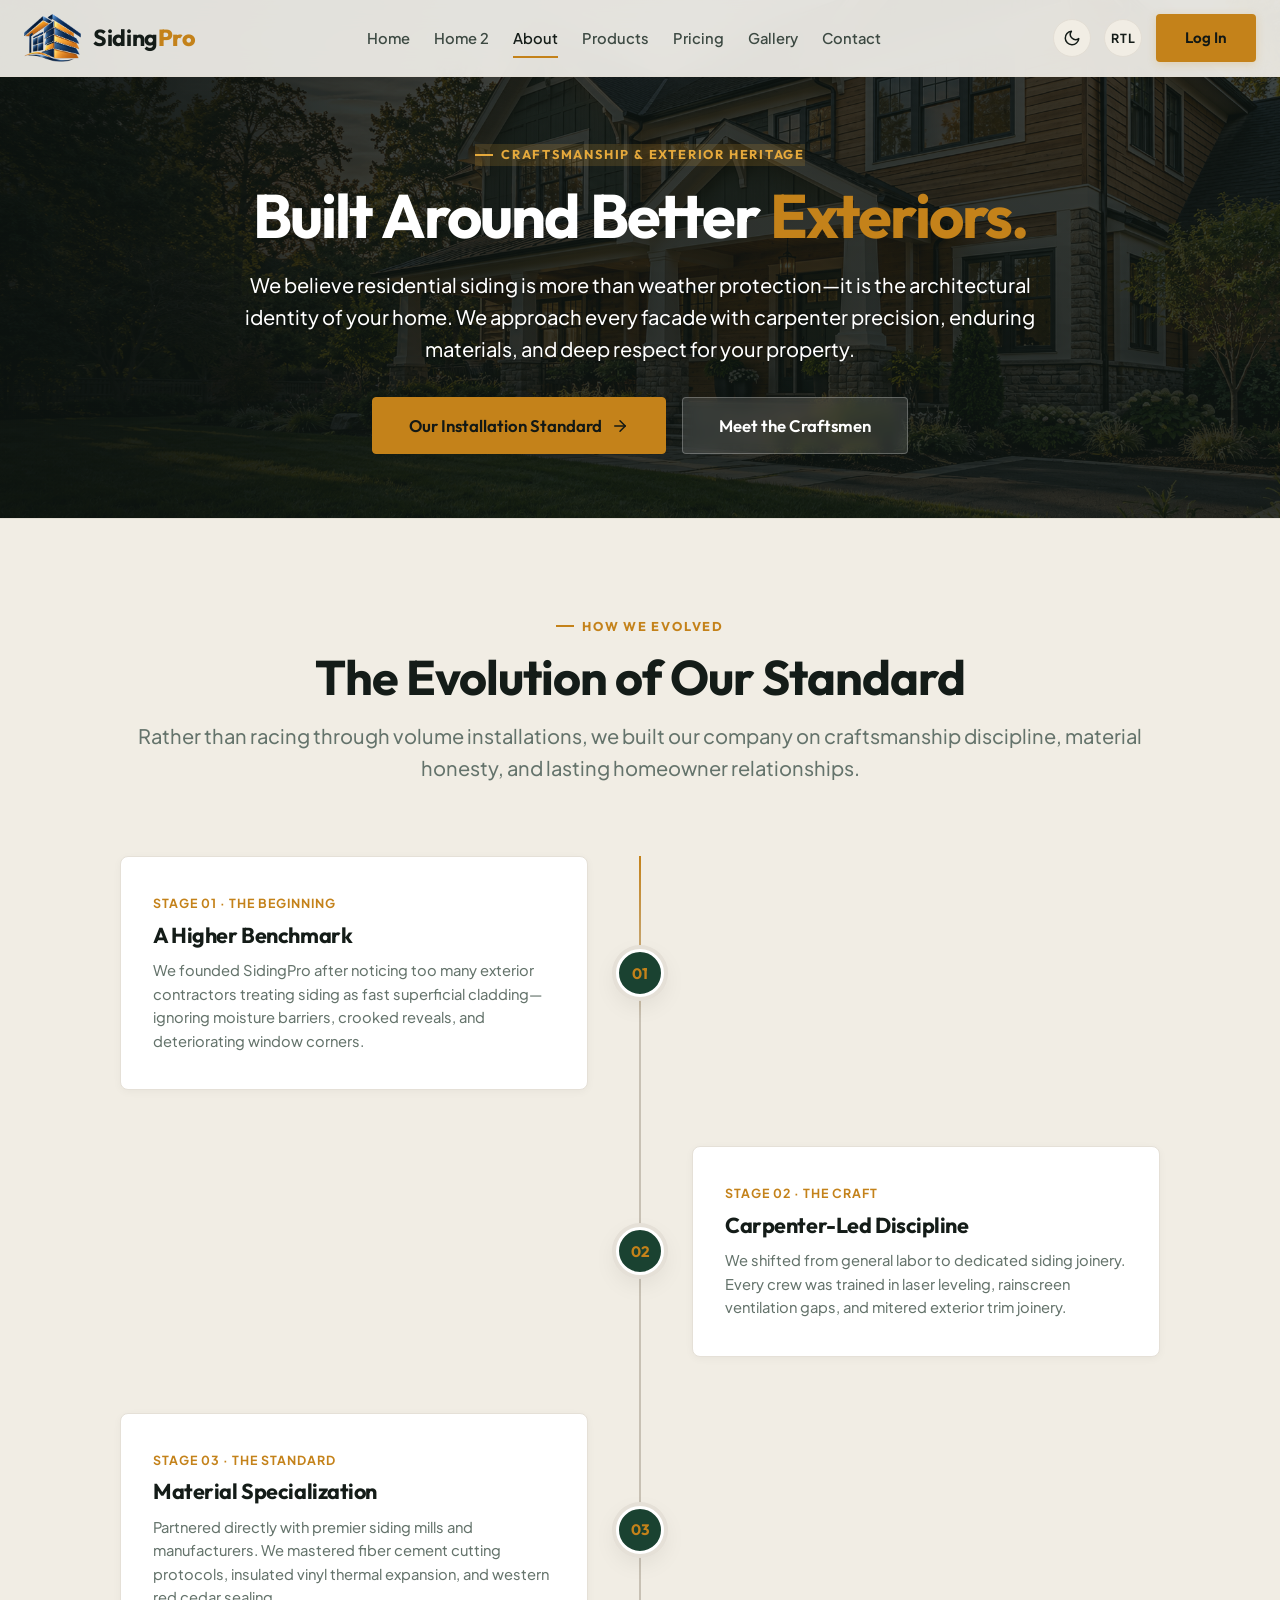
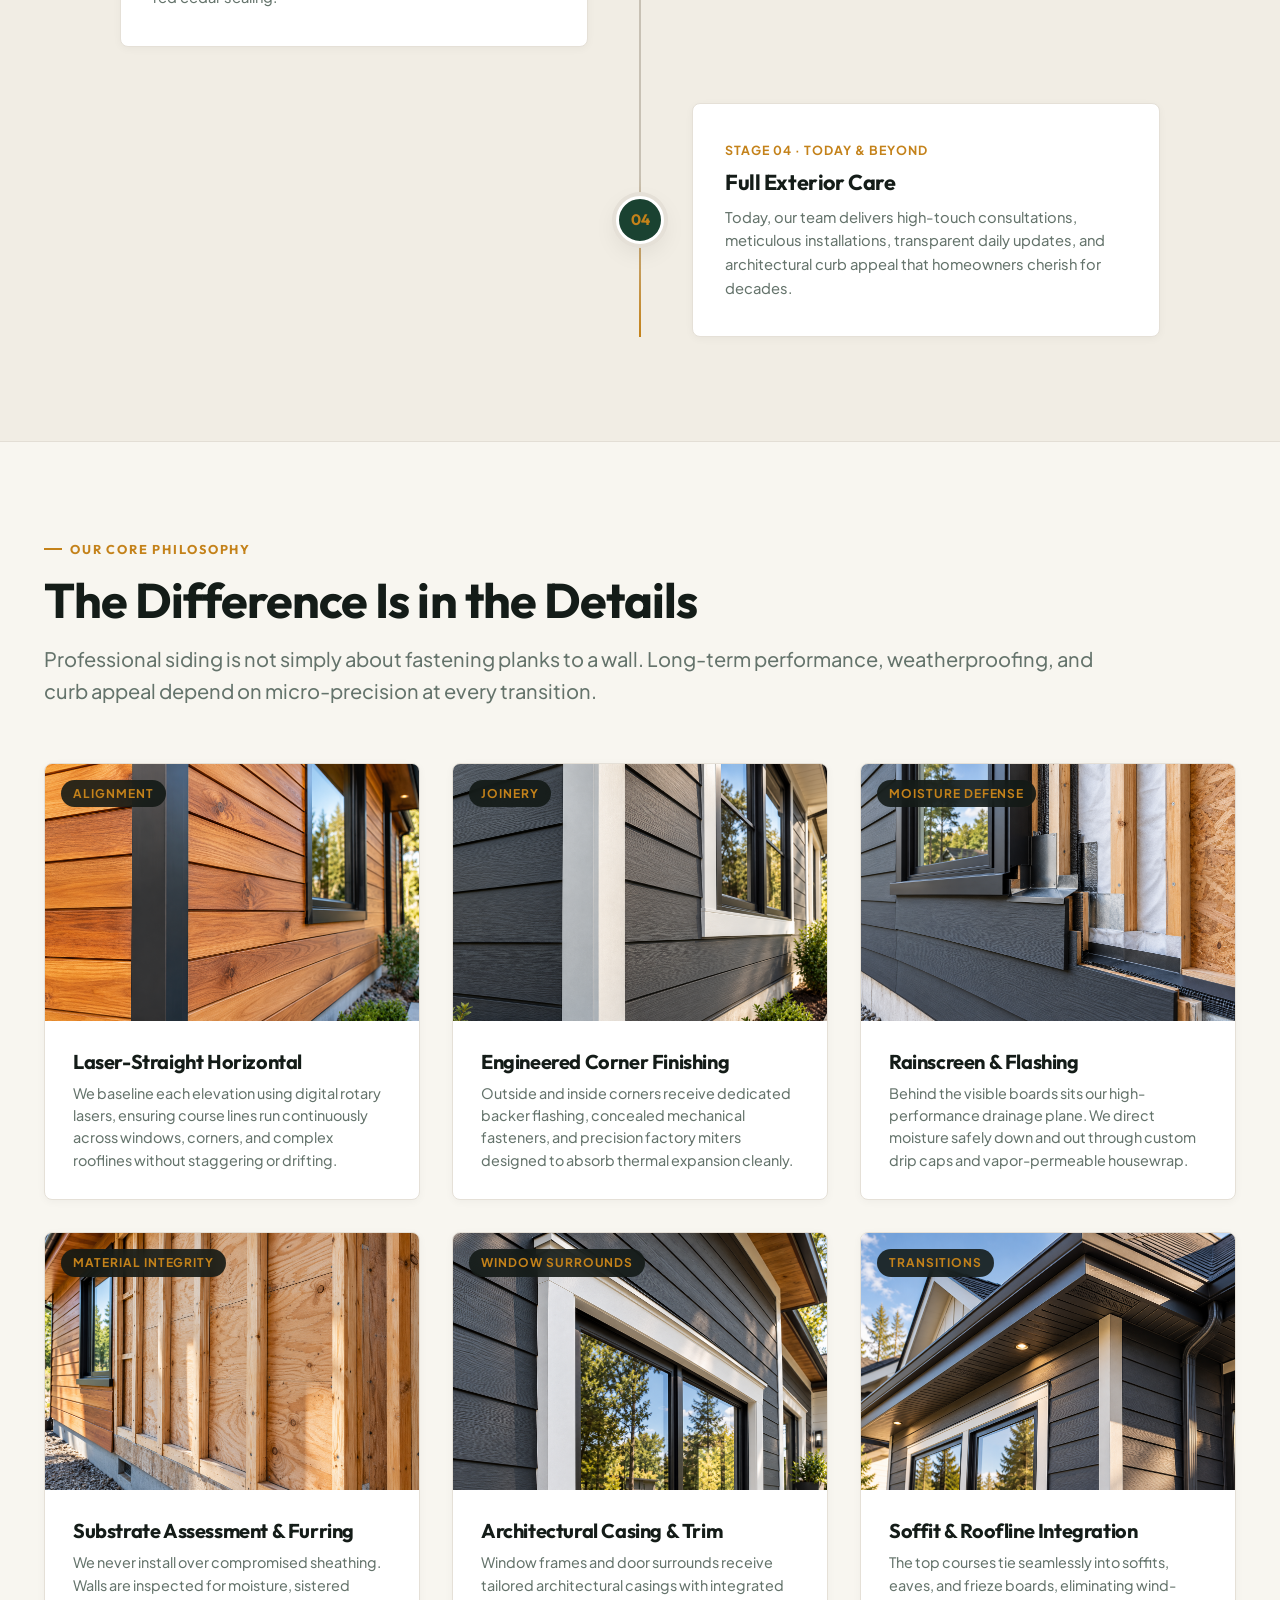
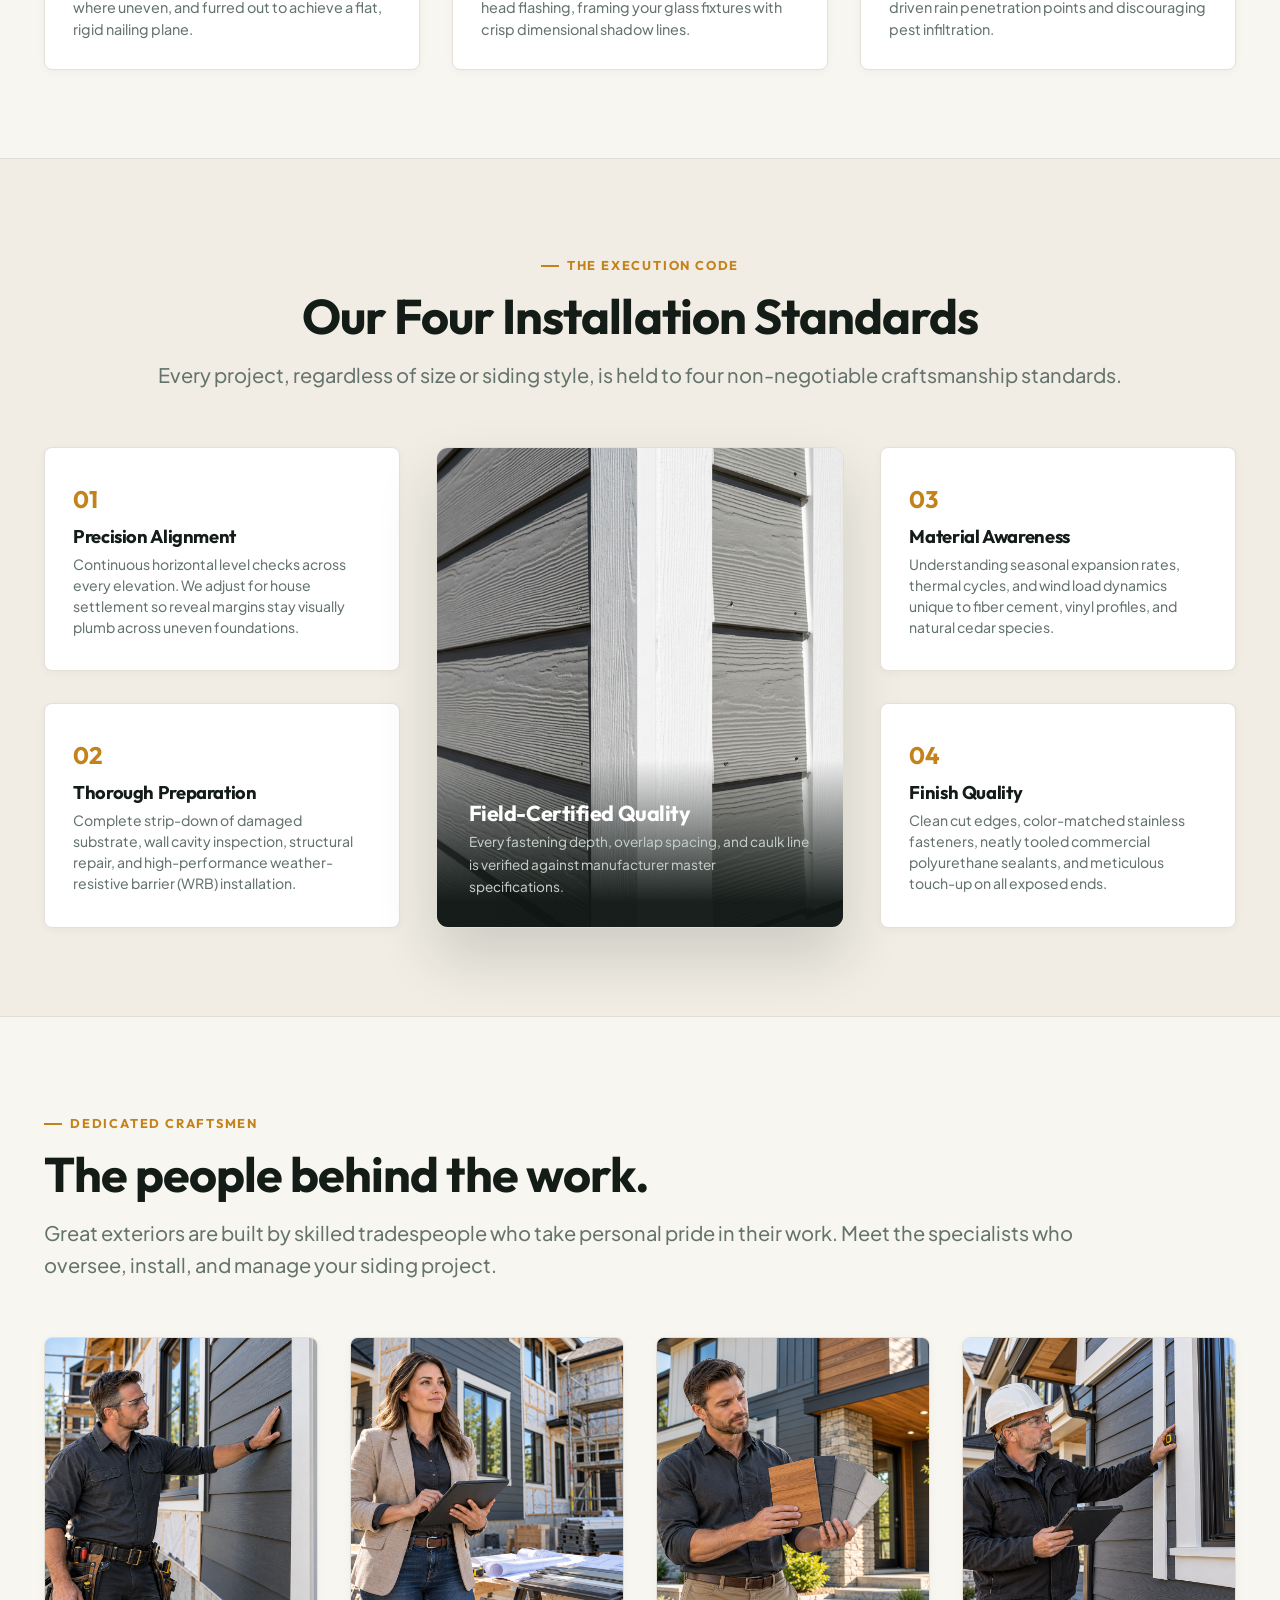
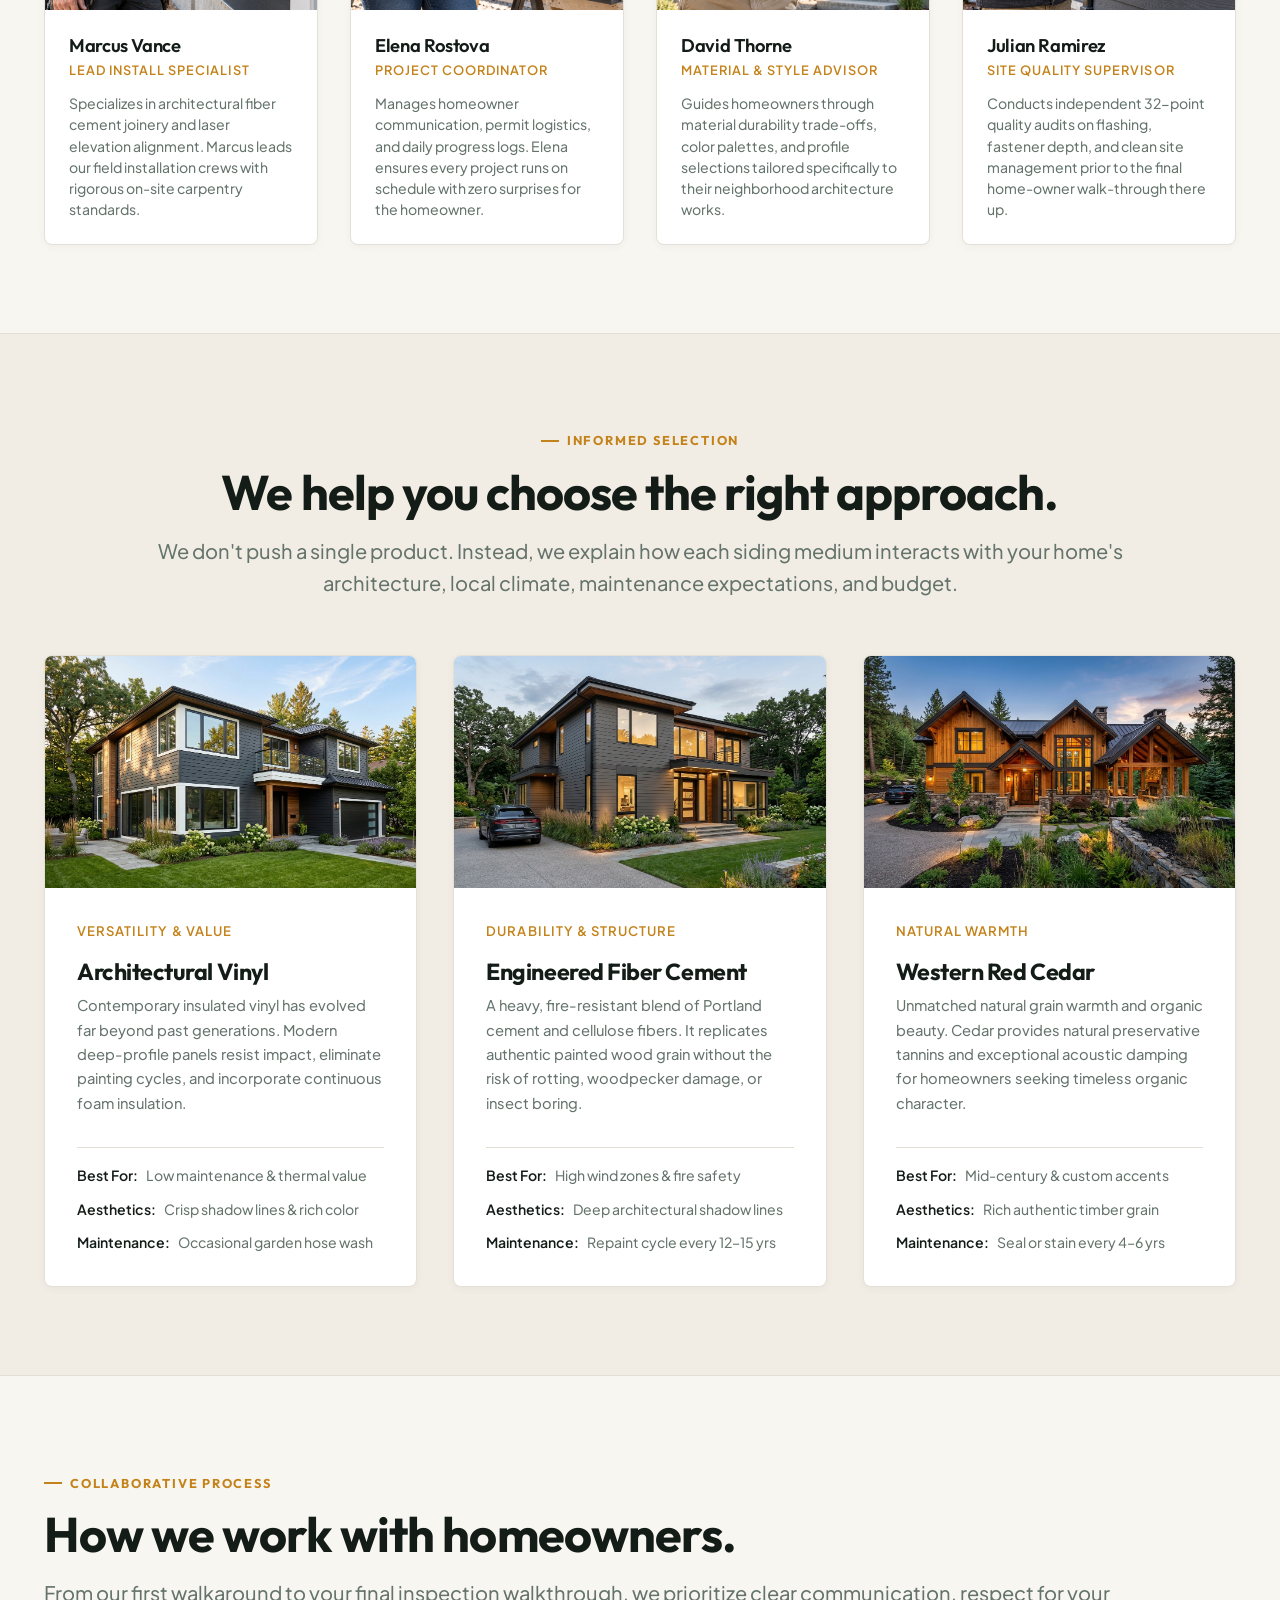
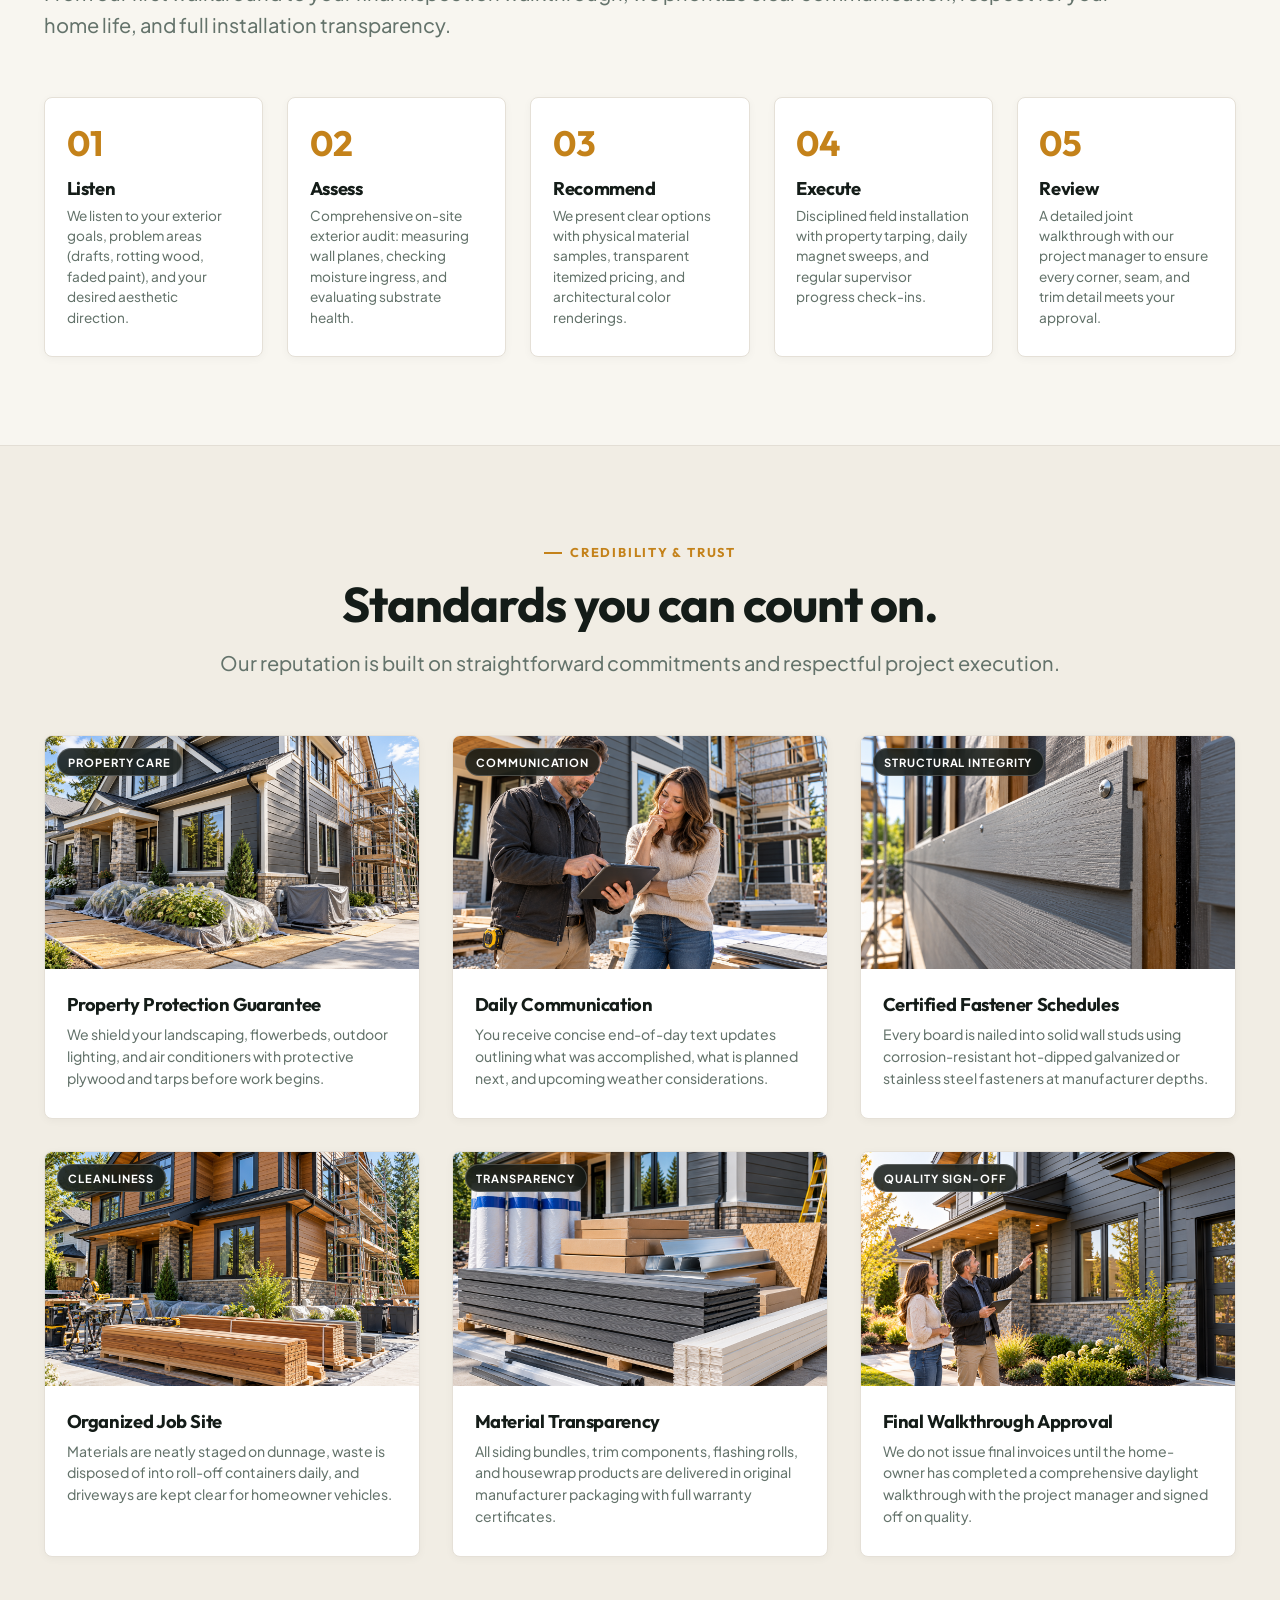
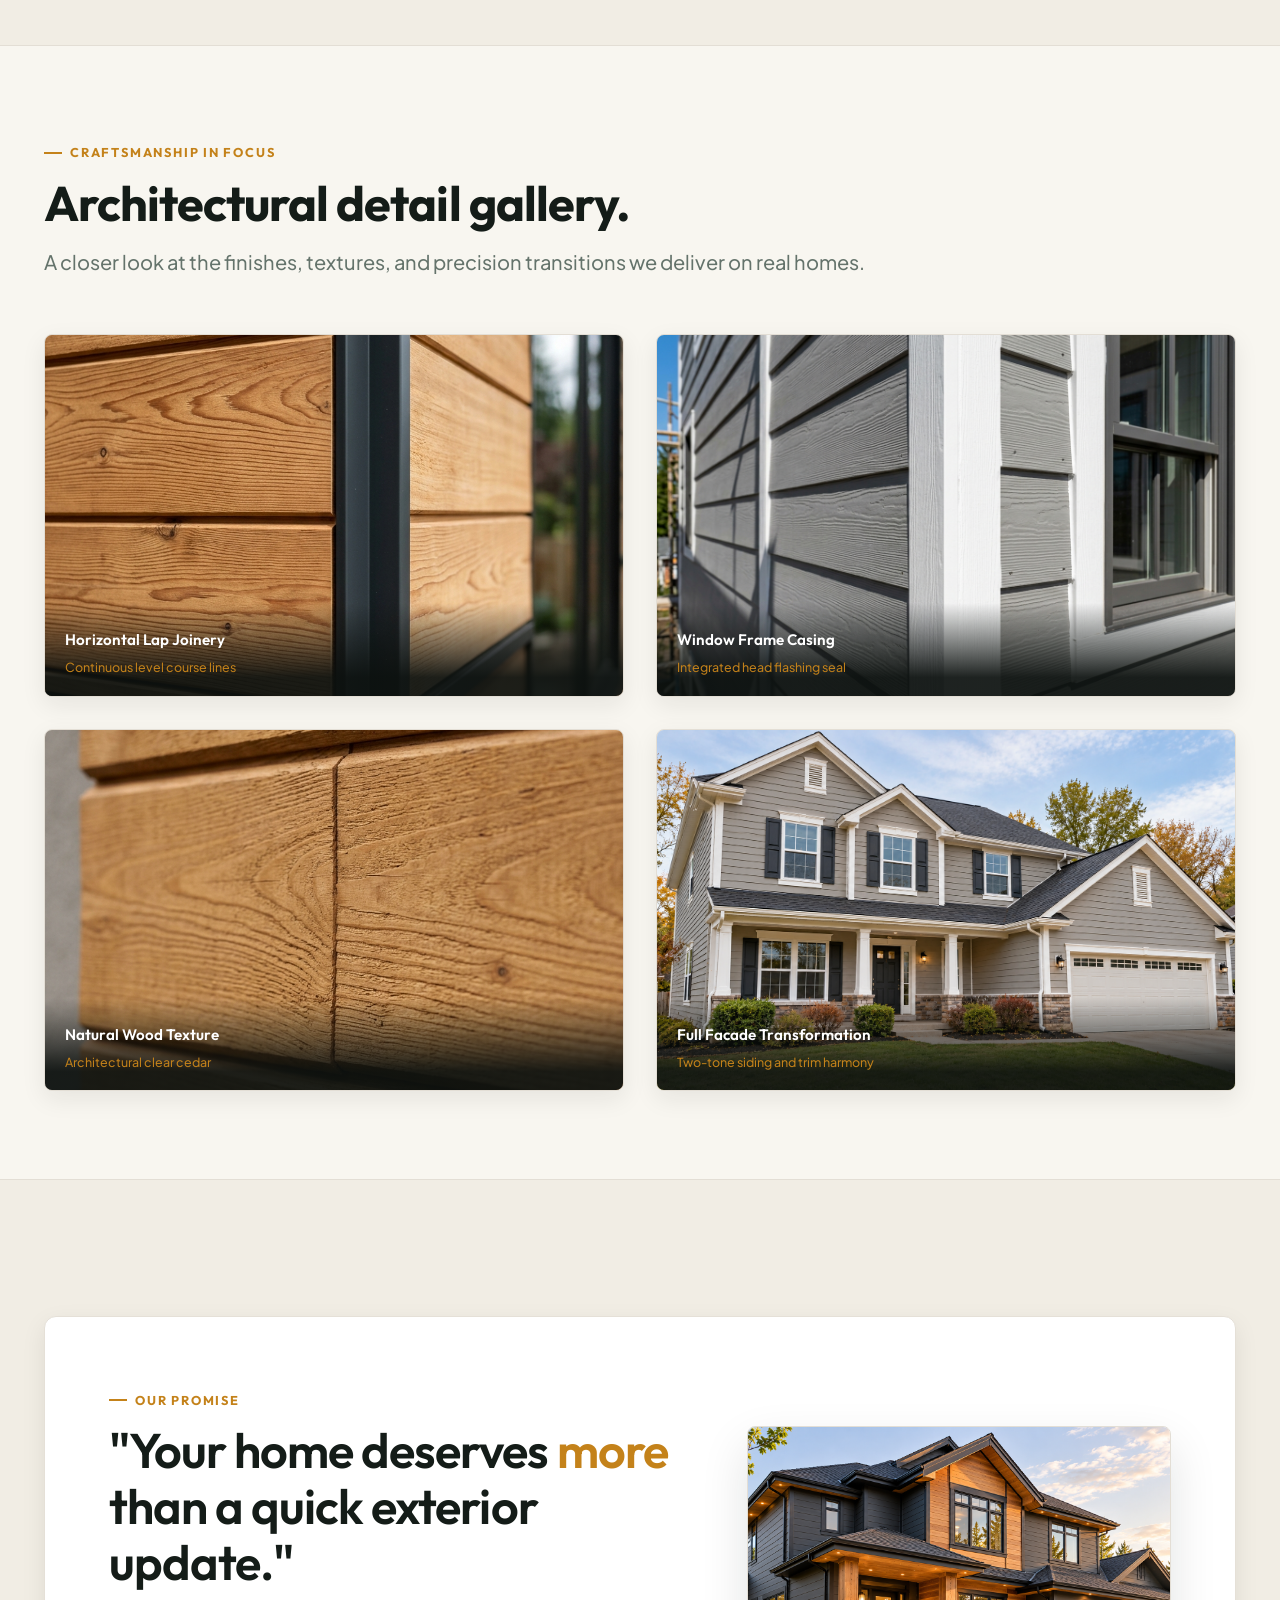
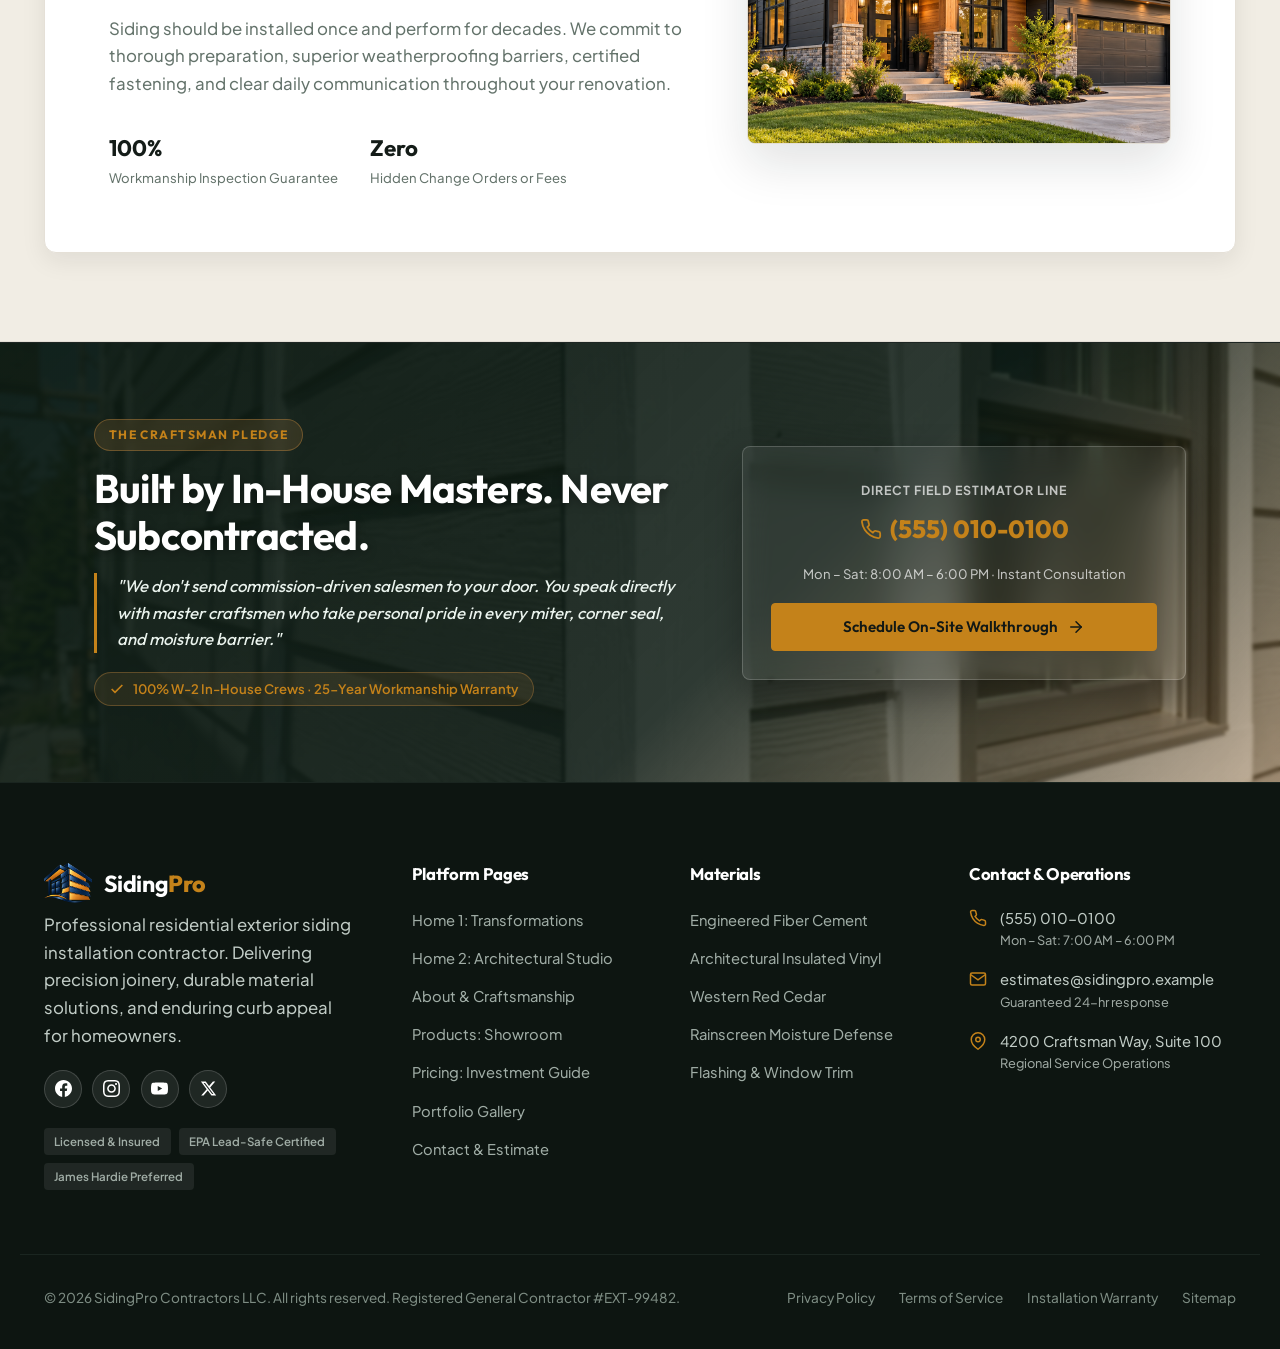
<file: about.html>
<!DOCTYPE html>
<html lang="en" dir="ltr" data-theme="light">
<head>
  <meta charset="utf-8">
  <meta name="viewport" content="width=device-width, initial-scale=1">
  <title>About Us &amp; Our Craftsmanship | SidingPro Exterior Specialists</title>
  <meta name="description" content="Discover SidingPro's installation philosophy, meticulous exterior craftsmanship standards, and the dedicated team transforming residential exteriors.">
  <!-- Favicon -->
  <link rel="icon" type="image/png" href="images/Logo.png">
  <link rel="stylesheet" href="style.css">
</head>
<body>

  <!-- Global Header Navigation -->
  <header class="site-header">
    <div class="container-wide header-container">
      <a href="index.html" class="site-logo" aria-label="SidingPro Home">
        <img src="images/Logo.png" alt="SidingPro Logo" class="site-logo-img">
        <span class="site-logo-text">Siding<b>Pro</b></span>
      </a>

      <!-- Standardized Main Navigation Links -->
      <nav class="main-nav" id="mainNav" aria-label="Main Navigation">
        <a href="index.html" class="nav-link">Home</a>
        <a href="home2.html" class="nav-link">Home 2</a>
        <a href="about.html" class="nav-link active" aria-current="page">About</a>
        <a href="products.html" class="nav-link">Products</a>
        <a href="pricing.html" class="nav-link">Pricing</a>
        <a href="gallery.html" class="nav-link">Gallery</a>
        <a href="contact.html" class="nav-link">Contact</a>
      </nav>

      <!-- Header Controls: Theme & Direction (Desktop) -> Login -> Mobile Menu -->
      <div class="header-actions">
        <!-- Theme Toggle with SVG Icons (Desktop) -->
        <button type="button" class="icon-ctrl-btn theme-toggle desktop-only-ctrl" aria-label="Toggle theme">
          <svg class="icon-moon" width="18" height="18" viewBox="0 0 24 24" fill="none" stroke="currentColor" stroke-width="2" stroke-linecap="round" stroke-linejoin="round" aria-hidden="true">
            <path d="M21 12.79A9 9 0 1 1 11.21 3 7 7 0 0 0 21 12.79z"></path>
          </svg>
          <svg class="icon-sun" style="display:none;" width="18" height="18" viewBox="0 0 24 24" fill="none" stroke="currentColor" stroke-width="2" stroke-linecap="round" stroke-linejoin="round" aria-hidden="true">
            <circle cx="12" cy="12" r="5"></circle>
            <line x1="12" y1="1" x2="12" y2="3"></line>
            <line x1="12" y1="21" x2="12" y2="23"></line>
            <line x1="4.22" y1="4.22" x2="5.64" y2="5.64"></line>
            <line x1="18.36" y1="18.36" x2="19.78" y2="19.78"></line>
            <line x1="1" y1="12" x2="3" y2="12"></line>
            <line x1="21" y1="12" x2="23" y2="12"></line>
            <line x1="4.22" y1="19.78" x2="5.64" y2="18.36"></line>
            <line x1="18.36" y1="5.64" x2="19.78" y2="4.22"></line>
          </svg>
        </button>

        <!-- Direction Toggle (RTL / LTR) (Desktop) -->
        <button type="button" class="icon-ctrl-btn dir-toggle desktop-only-ctrl" aria-label="Toggle text direction LTR/RTL">
          <span class="dir-toggle-text">RTL</span>
        </button>

        <!-- Auth Controls: Direct Log In Link -->
        <a href="login.html" class="btn btn-login">
          <span>Log In</span>
        </a>

        <!-- Mobile Menu Hamburger -->
        <button type="button" class="mobile-menu-btn" aria-label="Open mobile navigation" aria-expanded="false" aria-controls="mobileDrawer">
          <span></span>
          <span></span>
          <span></span>
        </button>
      </div>
    </div>
  </header>

  <main id="mainContent">
    <!-- ====================================================================
         1. HERO — OUR APPROACH (Centered Architectural Text Hero)
         ==================================================================== -->
    <section class="about-hero" id="approach">
      <div class="container about-hero-grid">
        <div class="about-hero-copy">
          <span class="eyebrow rv">Craftsmanship &amp; Exterior Heritage</span>
          <h1 class="about-hero-heading rv rv-delay-1">Built Around Better <span style="color:var(--brand-accent);">Exteriors.</span></h1>
          <p class="about-hero-lead rv rv-delay-2">
            We believe residential siding is more than weather protection—it is the architectural identity of your home. We approach every facade with carpenter precision, enduring materials, and deep respect for your property.
          </p>

          <div class="about-hero-actions rv rv-delay-3">
            <a href="#standards" class="btn btn-primary btn-lg">
              <span>Our Installation Standard</span>
              <svg class="arrow-icon" viewBox="0 0 24 24" fill="none" stroke="currentColor" stroke-width="2" stroke-linecap="round" stroke-linejoin="round"><line x1="5" y1="12" x2="19" y2="12"></line><polyline points="12 5 19 12 12 19"></polyline></svg>
            </a>
            <a href="#team" class="btn btn-ghost-light btn-lg">
              <span>Meet the Craftsmen</span>
            </a>
          </div>
        </div>
      </div>
    </section>

    <!-- ====================================================================
         2. COMPANY STORY (Visual Timeline / Editorial Evolution)
         ==================================================================== -->
    <section class="section-shell bg-subtle-section" id="story">
      <div class="container">
        <div class="section-head text-center">
          <span class="eyebrow rv">How We Evolved</span>
          <h2 class="section-title rv rv-delay-1">The Evolution of Our Standard</h2>
          <p class="section-sub rv rv-delay-2">Rather than racing through volume installations, we built our company on craftsmanship discipline, material honesty, and lasting homeowner relationships.</p>
        </div>

        <div class="story-timeline-wrap">
          <div class="story-timeline-vertical">
            <!-- Stage 1 -->
            <div class="story-vertical-item">
              <article class="story-vertical-card rv">
                <span class="story-vertical-period">Stage 01 · The Beginning</span>
                <h3 class="story-vertical-title">A Higher Benchmark</h3>
                <p class="story-vertical-desc">
                  We founded SidingPro after noticing too many exterior contractors treating siding as fast superficial cladding—ignoring moisture barriers, crooked reveals, and deteriorating window corners.
                </p>
              </article>
              <div class="story-vertical-node" aria-hidden="true">01</div>
              <div class="story-vertical-spacer" aria-hidden="true"></div>
            </div>

            <!-- Stage 2 -->
            <div class="story-vertical-item">
              <div class="story-vertical-spacer" aria-hidden="true"></div>
              <div class="story-vertical-node" aria-hidden="true">02</div>
              <article class="story-vertical-card rv rv-delay-1">
                <span class="story-vertical-period">Stage 02 · The Craft</span>
                <h3 class="story-vertical-title">Carpenter-Led Discipline</h3>
                <p class="story-vertical-desc">
                  We shifted from general labor to dedicated siding joinery. Every crew was trained in laser leveling, rainscreen ventilation gaps, and mitered exterior trim joinery.
                </p>
              </article>
            </div>

            <!-- Stage 3 -->
            <div class="story-vertical-item">
              <article class="story-vertical-card rv rv-delay-2">
                <span class="story-vertical-period">Stage 03 · The Standard</span>
                <h3 class="story-vertical-title">Material Specialization</h3>
                <p class="story-vertical-desc">
                  Partnered directly with premier siding mills and manufacturers. We mastered fiber cement cutting protocols, insulated vinyl thermal expansion, and western red cedar sealing.
                </p>
              </article>
              <div class="story-vertical-node" aria-hidden="true">03</div>
              <div class="story-vertical-spacer" aria-hidden="true"></div>
            </div>

            <!-- Stage 4 -->
            <div class="story-vertical-item">
              <div class="story-vertical-spacer" aria-hidden="true"></div>
              <div class="story-vertical-node" aria-hidden="true">04</div>
              <article class="story-vertical-card rv rv-delay-3">
                <span class="story-vertical-period">Stage 04 · Today &amp; Beyond</span>
                <h3 class="story-vertical-title">Full Exterior Care</h3>
                <p class="story-vertical-desc">
                  Today, our team delivers high-touch consultations, meticulous installations, transparent daily updates, and architectural curb appeal that homeowners cherish for decades.
                </p>
              </article>
            </div>
          </div>
        </div>
      </div>
    </section>

    <!-- ====================================================================
         3. CRAFTSMANSHIP PHILOSOPHY (The Difference is in the Details)
         ==================================================================== -->
    <section class="section-shell" id="philosophy">
      <div class="container">
        <div class="section-head">
          <span class="eyebrow rv">Our Core Philosophy</span>
          <h2 class="section-title rv rv-delay-1">The Difference Is in the Details</h2>
          <p class="section-sub rv rv-delay-2">Professional siding is not simply about fastening planks to a wall. Long-term performance, weatherproofing, and curb appeal depend on micro-precision at every transition.</p>
        </div>

        <div class="craft-philosophy-grid">
          <!-- Card 1 -->
          <article class="craft-detail-card rv">
            <div class="craft-detail-thumb">
              <img src="images/About/01.png" alt="Close-up detail of architectural siding reveals and precision trim lines">
              <span class="craft-detail-badge">Alignment</span>
            </div>
            <div class="craft-detail-content">
              <h3>Laser-Straight Horizontal</h3>
              <p>We baseline each elevation using digital rotary lasers, ensuring course lines run continuously across windows, corners, and complex rooflines without staggering or drifting.</p>
            </div>
          </article>

          <!-- Card 2 -->
          <article class="craft-detail-card rv rv-delay-1">
            <div class="craft-detail-thumb">
              <img src="images/About/02.png" alt="Detail view of custom corner trim joinery and weather seal">
              <span class="craft-detail-badge">Joinery</span>
            </div>
            <div class="craft-detail-content">
              <h3>Engineered Corner Finishing</h3>
              <p>Outside and inside corners receive dedicated backer flashing, concealed mechanical fasteners, and precision factory miters designed to absorb thermal expansion cleanly.</p>
            </div>
          </article>

          <!-- Card 3 -->
          <article class="craft-detail-card rv rv-delay-2">
            <div class="craft-detail-thumb">
              <img src="images/About/03.png" alt="Close up texture of fiber cement siding panels and water management flashing">
              <span class="craft-detail-badge">Moisture Defense</span>
            </div>
            <div class="craft-detail-content">
              <h3>Rainscreen &amp; Flashing</h3>
              <p>Behind the visible boards sits our high-performance drainage plane. We direct moisture safely down and out through custom drip caps and vapor-permeable housewrap.</p>
            </div>
          </article>

          <!-- Card 4 -->
          <article class="craft-detail-card rv">
            <div class="craft-detail-thumb">
              <img src="images/About/04.png" alt="Natural cedar wood siding grain with architectural stain finish">
              <span class="craft-detail-badge">Material Integrity</span>
            </div>
            <div class="craft-detail-content">
              <h3>Substrate Assessment &amp; Furring</h3>
              <p>We never install over compromised sheathing. Walls are inspected for moisture, sistered where uneven, and furred out to achieve a flat, rigid nailing plane.</p>
            </div>
          </article>

          <!-- Card 5 -->
          <article class="craft-detail-card rv rv-delay-1">
            <div class="craft-detail-thumb">
              <img src="images/About/05.png" alt="Clean vinyl horizontal lap siding with seamless j-channel trim">
              <span class="craft-detail-badge">Window Surrounds</span>
            </div>
            <div class="craft-detail-content">
              <h3>Architectural Casing &amp; Trim</h3>
              <p>Window frames and door surrounds receive tailored architectural casings with integrated head flashing, framing your glass fixtures with crisp dimensional shadow lines.</p>
            </div>
          </article>

          <!-- Card 6 -->
          <article class="craft-detail-card rv rv-delay-2">
            <div class="craft-detail-thumb">
              <img src="images/About/06.png" alt="Finished home exterior with clean roofline transition and soffit integration">
              <span class="craft-detail-badge">Transitions</span>
            </div>
            <div class="craft-detail-content">
              <h3>Soffit &amp; Roofline Integration</h3>
              <p>The top courses tie seamlessly into soffits, eaves, and frieze boards, eliminating wind-driven rain penetration points and discouraging pest infiltration.</p>
            </div>
          </article>
        </div>
      </div>
    </section>

    <!-- ====================================================================
         4. OUR INSTALLATION STANDARD (4 Principles Around Central Visual)
         ==================================================================== -->
    <section class="section-shell bg-subtle-section" id="standards">
      <div class="container">
        <div class="section-head text-center">
          <span class="eyebrow rv">The Execution Code</span>
          <h2 class="section-title rv rv-delay-1">Our Four Installation Standards</h2>
          <p class="section-sub rv rv-delay-2">Every project, regardless of size or siding style, is held to four non-negotiable craftsmanship standards.</p>
        </div>

        <div class="standard-complex-wrap">
          <!-- Column 1: Principles 1 & 2 -->
          <div class="standard-col">
            <div class="standard-item-box rv">
              <span class="standard-item-num">01</span>
              <h3 class="standard-item-title">Precision Alignment</h3>
              <p class="standard-item-text">
                Continuous horizontal level checks across every elevation. We adjust for house settlement so reveal margins stay visually plumb across uneven foundations.
              </p>
            </div>

            <div class="standard-item-box rv rv-delay-1">
              <span class="standard-item-num">02</span>
              <h3 class="standard-item-title">Thorough Preparation</h3>
              <p class="standard-item-text">
                Complete strip-down of damaged substrate, wall cavity inspection, structural repair, and high-performance weather-resistive barrier (WRB) installation.
              </p>
            </div>
          </div>

          <!-- Central Focal Image -->
          <div class="standard-central-visual rv rv-delay-2">
            <img src="images/craftsmanship.jpg" alt="Master installer checking alignment and precision fastening on residential siding">
            <div class="standard-visual-overlay">
              <h3>Field-Certified Quality</h3>
              <p>Every fastening depth, overlap spacing, and caulk line is verified against manufacturer master specifications.</p>
            </div>
          </div>

          <!-- Column 2: Principles 3 & 4 -->
          <div class="standard-col">
            <div class="standard-item-box rv">
              <span class="standard-item-num">03</span>
              <h3 class="standard-item-title">Material Awareness</h3>
              <p class="standard-item-text">
                Understanding seasonal expansion rates, thermal cycles, and wind load dynamics unique to fiber cement, vinyl profiles, and natural cedar species.
              </p>
            </div>

            <div class="standard-item-box rv rv-delay-1">
              <span class="standard-item-num">04</span>
              <h3 class="standard-item-title">Finish Quality</h3>
              <p class="standard-item-text">
                Clean cut edges, color-matched stainless fasteners, neatly tooled commercial polyurethane sealants, and meticulous touch-up on all exposed ends.
              </p>
            </div>
          </div>
        </div>
      </div>
    </section>

    <!-- ====================================================================
         5. PEOPLE BEHIND THE WORK (Human Team Editorial)
         ==================================================================== -->
    <section class="section-shell" id="team">
      <div class="container">
        <div class="section-head">
          <span class="eyebrow rv">Dedicated Craftsmen</span>
          <h2 class="section-title rv rv-delay-1">The people behind the work.</h2>
          <p class="section-sub rv rv-delay-2">Great exteriors are built by skilled tradespeople who take personal pride in their work. Meet the specialists who oversee, install, and manage your siding project.</p>
        </div>

        <div class="team-editorial-grid">
          <!-- Person 1 -->
          <article class="team-card rv">
            <div class="team-photo-wrap">
              <img src="images/About/p1.png" alt="Lead Installation Specialist reviewing architectural drawings on site">
            </div>
            <div class="team-body">
              <h3 class="team-name">Marcus Vance</h3>
              <span class="team-role">Lead install  Specialist</span>
              <p class="team-bio">Specializes in architectural fiber cement joinery and laser elevation alignment. Marcus leads our field installation crews with rigorous on-site carpentry standards.</p>
            </div>
          </article>

          <!-- Person 2 -->
          <article class="team-card rv rv-delay-1">
            <div class="team-photo-wrap">
              <img src="images/About/p2.png" alt="Exterior Project Coordinator consulting on material samples">
            </div>
            <div class="team-body">
              <h3 class="team-name">Elena Rostova</h3>
              <span class="team-role">Project Coordinator</span>
              <p class="team-bio">Manages homeowner communication, permit logistics, and daily progress logs. Elena ensures every project runs on schedule with zero surprises for the homeowner.</p>
            </div>
          </article>

          <!-- Person 3 -->
          <article class="team-card rv rv-delay-2">
            <div class="team-photo-wrap">
              <img src="images/About/p3.png" alt="Architectural Material Advisor holding color and texture palettes">
            </div>
            <div class="team-body">
              <h3 class="team-name">David Thorne</h3>
              <span class="team-role">Material &amp; Style Advisor</span>
              <p class="team-bio">Guides homeowners through material durability trade-offs, color palettes, and profile selections tailored specifically to their neighborhood architecture works.</p>
            </div>
          </article>

          <!-- Person 4 -->
          <article class="team-card rv rv-delay-3">
            <div class="team-photo-wrap">
              <img src="images/About/p4.png" alt="Site Quality Supervisor inspecting completed window surrounds">
            </div>
            <div class="team-body">
              <h3 class="team-name">Julian Ramirez</h3>
              <span class="team-role">Site Quality Supervisor</span>
              <p class="team-bio">Conducts independent 32-point quality audits on flashing, fastener depth, and clean site management prior to the final home-owner walk-through there up.</p>
            </div>
          </article>
        </div>
      </div>
    </section>

    <!-- ====================================================================
         6. MATERIAL KNOWLEDGE (Architectural Guidance)
         ==================================================================== -->
    <section class="section-shell bg-subtle-section" id="materials">
      <div class="container">
        <div class="section-head text-center">
          <span class="eyebrow rv">Informed Selection</span>
          <h2 class="section-title rv rv-delay-1">We help you choose the right approach.</h2>
          <p class="section-sub rv rv-delay-2">We don't push a single product. Instead, we explain how each siding medium interacts with your home's architecture, local climate, maintenance expectations, and budget.</p>
        </div>

        <div class="material-knowledge-grid">
          <!-- Material 1: Vinyl -->
          <article class="mat-knowledge-card rv">
            <div class="mat-knowledge-img">
              <img src="images/about_mat_vinyl.jpg" alt="Modern luxury home with architectural insulated vinyl siding and crisp trim" loading="lazy">
            </div>
            <div class="mat-knowledge-body">
              <span class="mat-knowledge-role">Versatility &amp; Value</span>
              <h3>Architectural Vinyl</h3>
              <p style="color:var(--text-muted);font-size:0.92rem;">
                Contemporary insulated vinyl has evolved far beyond past generations. Modern deep-profile panels resist impact, eliminate painting cycles, and incorporate continuous foam insulation.
              </p>
              <ul class="mat-knowledge-points">
                <li><strong>Best For:</strong> Low maintenance &amp; thermal value</li>
                <li><strong>Aesthetics:</strong> Crisp shadow lines &amp; rich color</li>
                <li><strong>Maintenance:</strong> Occasional garden hose wash</li>
              </ul>
            </div>
          </article>

          <!-- Material 2: Fiber Cement -->
          <article class="mat-knowledge-card rv rv-delay-1">
            <div class="mat-knowledge-img">
              <img src="images/about_mat_cement.jpg" alt="Upscale residential home with engineered fiber cement lap siding" loading="lazy">
            </div>
            <div class="mat-knowledge-body">
              <span class="mat-knowledge-role">Durability &amp; Structure</span>
              <h3>Engineered Fiber Cement</h3>
              <p style="color:var(--text-muted);font-size:0.92rem;">
                A heavy, fire-resistant blend of Portland cement and cellulose fibers. It replicates authentic painted wood grain without the risk of rotting, woodpecker damage, or insect boring.
              </p>
              <ul class="mat-knowledge-points">
                <li><strong>Best For:</strong> High wind zones &amp; fire safety</li>
                <li><strong>Aesthetics:</strong> Deep architectural shadow lines</li>
                <li><strong>Maintenance:</strong> Repaint cycle every 12–15 yrs</li>
              </ul>
            </div>
          </article>

          <!-- Material 3: Cedar Wood -->
          <article class="mat-knowledge-card rv rv-delay-2">
            <div class="mat-knowledge-img">
              <img src="images/about_mat_cedar.jpg" alt="Contemporary craftsman home with authentic Western red cedar siding" loading="lazy">
            </div>
            <div class="mat-knowledge-body">
              <span class="mat-knowledge-role">Natural Warmth</span>
              <h3>Western Red Cedar</h3>
              <p style="color:var(--text-muted);font-size:0.92rem;">
                Unmatched natural grain warmth and organic beauty. Cedar provides natural preservative tannins and exceptional acoustic damping for homeowners seeking timeless organic character.
              </p>
              <ul class="mat-knowledge-points">
                <li><strong>Best For:</strong> Mid-century &amp; custom accents</li>
                <li><strong>Aesthetics:</strong> Rich authentic timber grain</li>
                <li><strong>Maintenance:</strong> Seal or stain every 4–6 yrs</li>
              </ul>
            </div>
          </article>
        </div>
      </div>
    </section>

    <!-- ====================================================================
         7. HOW WE WORK WITH HOMEOWNERS (5-Step Customer Journey)
         ==================================================================== -->
    <section class="section-shell" id="journey">
      <div class="container">
        <div class="section-head">
          <span class="eyebrow rv">Collaborative Process</span>
          <h2 class="section-title rv rv-delay-1">How we work with homeowners.</h2>
          <p class="section-sub rv rv-delay-2">From our first walkaround to your final inspection walkthrough, we prioritize clear communication, respect for your home life, and full installation transparency.</p>
        </div>

        <div class="journey-flow">
          <!-- Step 1 -->
          <div class="journey-step-card rv">
            <div class="journey-num">01</div>
            <h3 class="journey-step-title">Listen</h3>
            <p class="journey-step-desc">We listen to your exterior goals, problem areas (drafts, rotting wood, faded paint), and your desired aesthetic direction.</p>
          </div>

          <!-- Step 2 -->
          <div class="journey-step-card rv rv-delay-1">
            <div class="journey-num">02</div>
            <h3 class="journey-step-title">Assess</h3>
            <p class="journey-step-desc">Comprehensive on-site exterior audit: measuring wall planes, checking moisture ingress, and evaluating substrate health.</p>
          </div>

          <!-- Step 3 -->
          <div class="journey-step-card rv rv-delay-2">
            <div class="journey-num">03</div>
            <h3 class="journey-step-title">Recommend</h3>
            <p class="journey-step-desc">We present clear options with physical material samples, transparent itemized pricing, and architectural color renderings.</p>
          </div>

          <!-- Step 4 -->
          <div class="journey-step-card rv rv-delay-3">
            <div class="journey-num">04</div>
            <h3 class="journey-step-title">Execute</h3>
            <p class="journey-step-desc">Disciplined field installation with property tarping, daily magnet sweeps, and regular supervisor progress check-ins.</p>
          </div>

          <!-- Step 5 -->
          <div class="journey-step-card rv rv-delay-4">
            <div class="journey-num">05</div>
            <h3 class="journey-step-title">Review</h3>
            <p class="journey-step-desc">A detailed joint walkthrough with our project manager to ensure every corner, seam, and trim detail meets your approval.</p>
          </div>
        </div>
      </div>
    </section>

    <!-- ====================================================================
         8. QUALITY & TRUST SECTION (Credibility Principles)
         ==================================================================== -->
    <section class="section-shell bg-subtle-section">
      <div class="container">
        <div class="section-head text-center">
          <span class="eyebrow rv">Credibility &amp; Trust</span>
          <h2 class="section-title rv rv-delay-1">Standards you can count on.</h2>
          <p class="section-sub rv rv-delay-2">Our reputation is built on straightforward commitments and respectful project execution.</p>
        </div>

        <div class="trust-principles-grid">
          <!-- 01 -->
          <article class="trust-principle-card rv">
            <div class="trust-card-thumb">
              <img src="images/About/1.png" alt="Property and landscaping protection during exterior siding installation" loading="lazy">
              <span class="trust-card-tag">Property Care</span>
            </div>
            <div class="trust-card-body">
              <h3>Property Protection Guarantee</h3>
              <p>We shield your landscaping, flowerbeds, outdoor lighting, and air conditioners with protective plywood and tarps before work begins.</p>
            </div>
          </article>

          <!-- 02 -->
          <article class="trust-principle-card rv rv-delay-1">
            <div class="trust-card-thumb">
              <img src="images/About/2.png" alt="Dedicated field project manager providing daily exterior progress updates" loading="lazy">
              <span class="trust-card-tag">Communication</span>
            </div>
            <div class="trust-card-body">
              <h3>Daily Communication</h3>
              <p>You receive concise end-of-day text updates outlining what was accomplished, what is planned next, and upcoming weather considerations.</p>
            </div>
          </article>

          <!-- 03 -->
          <article class="trust-principle-card rv rv-delay-2">
            <div class="trust-card-thumb">
              <img src="images/About/3.png" alt="Master craftsman checking siding fastener depth and spacing" loading="lazy">
              <span class="trust-card-tag">Structural Integrity</span>
            </div>
            <div class="trust-card-body">
              <h3>Certified Fastener Schedules</h3>
              <p>Every board is nailed into solid wall studs using corrosion-resistant hot-dipped galvanized or stainless steel fasteners at manufacturer depths.</p>
            </div>
          </article>

          <!-- 04 -->
          <article class="trust-principle-card rv">
            <div class="trust-card-thumb">
              <img src="images/About/4.png" alt="Organized materials staged neatly on protective dunnage" loading="lazy">
              <span class="trust-card-tag">Cleanliness</span>
            </div>
            <div class="trust-card-body">
              <h3>Organized Job Site</h3>
              <p>Materials are neatly staged on dunnage, waste is disposed of into roll-off containers daily, and driveways are kept clear for homeowner vehicles.</p>
            </div>
          </article>

          <!-- 05 -->
          <article class="trust-principle-card rv rv-delay-1">
            <div class="trust-card-thumb">
              <img src="images/About/5.png" alt="Mill direct siding packaging and warranty certificates" loading="lazy">
              <span class="trust-card-tag">Transparency</span>
            </div>
            <div class="trust-card-body">
              <h3>Material Transparency</h3>
              <p>All siding bundles, trim components, flashing rolls, and housewrap products are delivered in original manufacturer packaging with full warranty certificates.</p>
            </div>
          </article>

          <!-- 06 -->
          <article class="trust-principle-card rv rv-delay-2">
            <div class="trust-card-thumb">
              <img src="images/About/6.png" alt="Final daylight inspection and homeowner quality walkthrough" loading="lazy">
              <span class="trust-card-tag">Quality Sign-Off</span>
            </div>
            <div class="trust-card-body">
              <h3>Final Walkthrough Approval</h3>
              <p>We do not issue final invoices until the home-owner has completed a comprehensive daylight walkthrough with the project manager and signed off on quality.</p>
            </div>
          </article>
        </div>
      </div>
    </section>

    <!-- ====================================================================
         9. ARCHITECTURAL DETAIL GALLERY (Asymmetric Masonry Showcase)
         ==================================================================== -->
    <section class="section-shell">
      <div class="container">
        <div class="section-head">
          <span class="eyebrow rv">Craftsmanship In Focus</span>
          <h2 class="section-title rv rv-delay-1">Architectural detail gallery.</h2>
          <p class="section-sub rv rv-delay-2">A closer look at the finishes, textures, and precision transitions we deliver on real homes.</p>
        </div>

        <div class="masonry-gallery-grid">
          <!-- Item 1 -->
          <div class="gallery-masonry-item rv">
            <img src="images/arch_detail.jpg" alt="Crisp horizontal siding lines meeting corner trim" loading="lazy">
            <div class="gallery-item-caption">
              <span class="gallery-caption-title">Horizontal Lap Joinery</span>
              <span class="gallery-caption-sub">Continuous level course lines</span>
            </div>
          </div>

          <!-- Item 2 -->
          <div class="gallery-masonry-item rv rv-delay-1">
            <img src="images/craftsmanship.jpg" alt="Close-up of precise trim work around custom window" loading="lazy">
            <div class="gallery-item-caption">
              <span class="gallery-caption-title">Window Frame Casing</span>
              <span class="gallery-caption-sub">Integrated head flashing seal</span>
            </div>
          </div>

          <!-- Item 3 -->
          <div class="gallery-masonry-item rv">
            <img src="images/material_honey_cedar.jpg" alt="Rich texture of architectural clear cedar wood siding finish" loading="lazy">
            <div class="gallery-item-caption">
              <span class="gallery-caption-title">Natural Wood Texture</span>
              <span class="gallery-caption-sub">Architectural clear cedar</span>
            </div>
          </div>

          <!-- Item 4 -->
          <div class="gallery-masonry-item rv rv-delay-1">
            <img src="images/Home/After.png" alt="Completed residential siding transformation with two-tone siding and trim harmony" loading="lazy">
            <div class="gallery-item-caption">
              <span class="gallery-caption-title">Full Facade Transformation</span>
              <span class="gallery-caption-sub">Two-tone siding and trim harmony</span>
            </div>
          </div>
        </div>
      </div>
    </section>

    <!-- ====================================================================
         10. OUR COMMITMENT (Typographic Manifesto Block)
         ==================================================================== -->
    <section class="section-shell bg-subtle-section">
      <div class="container">
        <div class="commitment-block">
          <div>
            <span class="eyebrow rv">Our Promise</span>
            <h2 class="commitment-quote rv rv-delay-1">
              "Your home deserves <span>more</span> than a quick exterior update."
            </h2>
            <p class="commitment-body rv rv-delay-2">
              Siding should be installed once and perform for decades. We commit to thorough preparation, superior weatherproofing barriers, certified fastening, and clear daily communication throughout your renovation.
            </p>
            <div class="rv rv-delay-3" style="display:flex;gap:2rem;flex-wrap:wrap;">
              <div>
                <div style="font-family:var(--font-display);font-weight:700;font-size:1.4rem;color:var(--text-main);">100%</div>
                <div style="font-size:0.82rem;color:var(--text-muted);">Workmanship Inspection Guarantee</div>
              </div>
              <div>
                <div style="font-family:var(--font-display);font-weight:700;font-size:1.4rem;color:var(--text-main);">Zero</div>
                <div style="font-size:0.82rem;color:var(--text-muted);">Hidden Change Orders or Fees</div>
              </div>
            </div>
          </div>

          <div class="commitment-image-wrap rv rv-delay-2">
            <img src="images/About/About 1.png" alt="Finished architectural exterior home standing strong in twilight">
          </div>
        </div>
      </div>
    </section>

    <!-- ====================================================================
         11. BESPOKE MASTER CRAFTSMAN PLEDGE & HOTLINE CTA SECTION
         ==================================================================== -->
    <section class="page-cta-section page-cta-section--about" id="contact-consult">
      <img src="images/craftsmanship.jpg" alt="Master siding craftsman measuring precision facade reveal" class="page-cta-bg" loading="lazy">
      <div class="page-cta-overlay"></div>
      <div class="page-cta-container rv">
        <div class="cta-craftsman-grid">
          <div>
            <span class="cta-eyebrow">The Craftsman Pledge</span>
            <h2 class="cta-title-bold" style="margin-block-end:0.4rem;">Built by In-House Masters. Never Subcontracted.</h2>
            <div class="cta-pledge-quote">
              "We don't send commission-driven salesmen to your door. You speak directly with master craftsmen who take personal pride in every miter, corner seal, and moisture barrier."
            </div>
            <div class="cta-craftsman-crew-badge">
              <svg viewBox="0 0 24 24" width="16" height="16" fill="none" stroke="currentColor" stroke-width="2.5"><polyline points="20 6 9 17 4 12"></polyline></svg>
              <span>100% W-2 In-House Crews · 25-Year Workmanship Warranty</span>
            </div>
          </div>
          <div class="cta-hotline-card">
            <span class="cta-hotline-label">Direct Field Estimator Line</span>
            <a href="tel:+15550100100" class="cta-hotline-num">
              <svg viewBox="0 0 24 24" width="22" height="22" fill="none" stroke="currentColor" stroke-width="2">
                <path d="M22 16.92v3a2 2 0 0 1-2.18 2 19.79 19.79 0 0 1-8.63-3.07 19.5 19.5 0 0 1-6-6 19.79 19.79 0 0 1-3.07-8.67A2 2 0 0 1 4.11 2h3a2 2 0 0 1 2 1.72 12.84 12.84 0 0 0 .7 2.81 2 2 0 0 1-.45 2.11L8.09 9.91a16 16 0 0 0 6 6l1.27-1.27a2 2 0 0 1 2.11-.45 12.84 12.84 0 0 0 2.81.7A2 2 0 0 1 22 16.92z"></path>
              </svg>
              <span>(555) 010-0100</span>
            </a>
            <p style="font-size:0.82rem;color:rgba(255,255,255,0.7);margin-block-end:1.15rem;margin-block-start:0;">
              Mon – Sat: 8:00 AM – 6:00 PM · Instant Consultation
            </p>
            <a class="btn btn-primary" href="contact.html" style="width:100%;justify-content:center;">
              <span>Schedule On-Site Walkthrough</span>
              <svg class="arrow-icon" viewBox="0 0 24 24" fill="none" stroke="currentColor" stroke-width="2" stroke-linecap="round" stroke-linejoin="round">
                <line x1="5" y1="12" x2="19" y2="12"></line>
                <polyline points="12 5 19 12 12 19"></polyline>
              </svg>
            </a>
          </div>
        </div>
      </div>
    </section>
  </main>

  <!-- ====================================================================
       12. GLOBAL SITE FOOTER
       ==================================================================== -->
  <footer class="site-footer">
    <div class="container footer-grid">
      <!-- Col 1: Brand & Bio -->
      <div class="footer-brand">
        <a href="index.html" class="site-logo" style="color:#ffffff;">
          <img src="images/Logo.png" alt="SidingPro Logo" class="site-logo-img">
          <span class="site-logo-text">Siding<b>Pro</b></span>
        </a>
        <p class="footer-desc">
          Professional residential exterior siding installation contractor. Delivering precision joinery, durable material solutions, and enduring curb appeal for homeowners.
        </p>

        <!-- Social Media Icons: FB, Insta, YT, X -->
        <div class="footer-social-links" aria-label="Social media channels">
          <a href="https://facebook.com" class="footer-social-btn" aria-label="Follow SidingPro on Facebook" target="_blank" rel="noopener noreferrer">
            <svg viewBox="0 0 24 24" width="18" height="18" fill="currentColor"><path d="M24 12.073c0-6.627-5.373-12-12-12s-12 5.373-12 12c0 5.99 4.388 10.954 10.125 11.854v-8.385H7.078v-3.47h3.047V9.43c0-3.007 1.792-4.669 4.533-4.669 1.312 0 2.686.235 2.686.235v2.953H15.83c-1.491 0-1.956.925-1.956 1.874v2.25h3.328l-.532 3.47h-2.796v8.385C19.612 23.027 24 18.062 24 12.073z"/></svg>
          </a>
          <a href="https://instagram.com" class="footer-social-btn" aria-label="Follow SidingPro on Instagram" target="_blank" rel="noopener noreferrer">
            <svg viewBox="0 0 24 24" width="18" height="18" fill="currentColor"><path d="M12 2.163c3.204 0 3.584.012 4.85.07 3.252.148 4.771 1.691 4.919 4.919.058 1.265.069 1.645.069 4.849 0 3.205-.012 3.584-.069 4.849-.149 3.225-1.664 4.771-4.919 4.919-1.266.058-1.644.07-4.85.07-3.204 0-3.584-.012-4.849-.07-3.26-.149-4.771-1.699-4.919-4.92-.058-1.265-.07-1.644-.07-4.849 0-3.204.013-3.583.07-4.849.149-3.227 1.664-4.771 4.919-4.919 1.266-.057 1.645-.069 4.849-.069zm0-2.163c-3.259 0-3.667.014-4.947.072-4.358.2-6.78 2.618-6.98 6.98-.059 1.281-.073 1.689-.073 4.948 0 3.259.014 3.668.072 4.948.2 4.358 2.618 6.78 6.98 6.98 1.281.058 1.689.072 4.948.072 3.259 0 3.668-.014 4.948-.072 4.354-.2 6.782-2.618 6.979-6.98.059-1.28.073-1.689.073-4.948 0-3.259-.014-3.667-.072-4.947-.196-4.354-2.617-6.78-6.979-6.98-1.281-.059-1.69-.073-4.949-.073zm0 5.838c-3.403 0-6.162 2.759-6.162 6.162s2.759 6.163 6.162 6.163 6.162-2.759 6.162-6.163c0-3.403-2.759-6.162-6.162-6.162zm0 10.162c-2.209 0-4-1.79-4-4 0-2.209 1.791-4 4-4s4 1.791 4 4c0 2.21-1.791 4-4 4zm6.406-11.845c-.796 0-1.441.645-1.441 1.44s.645 1.44 1.441 1.44c.795 0 1.439-.645 1.439-1.44s-.644-1.44-1.439-1.44z"/></svg>
          </a>
          <a href="https://youtube.com" class="footer-social-btn" aria-label="Watch SidingPro on YouTube" target="_blank" rel="noopener noreferrer">
            <svg viewBox="0 0 24 24" width="18" height="18" fill="currentColor"><path d="M23.498 6.186a3.016 3.016 0 0 0-2.122-2.136C19.505 3.545 12 3.545 12 3.545s-7.505 0-9.377.505A3.017 3.017 0 0 0 .502 6.186C0 8.07 0 12 0 12s0 3.93.502 5.814a3.016 3.016 0 0 0 2.122 2.136c1.871.505 9.376.505 9.376.505s7.505 0 9.377-.505a3.015 3.015 0 0 0 2.122-2.136C24 15.93 24 12 24 12s0-3.93-.502-5.814zM9.545 15.568V8.432L15.818 12l-6.273 3.568z"/></svg>
          </a>
          <a href="https://x.com" class="footer-social-btn" aria-label="Follow SidingPro on X" target="_blank" rel="noopener noreferrer">
            <svg viewBox="0 0 24 24" width="16" height="16" fill="currentColor"><path d="M18.244 2.25h3.308l-7.227 8.26 8.502 11.24H16.17l-5.214-6.817L4.99 21.75H1.68l7.73-8.835L1.254 2.25H8.08l4.713 6.231zm-1.161 17.52h1.833L7.084 4.126H5.117z"/></svg>
          </a>
        </div>

        <div class="footer-badges">
          <span class="badge-tag">Licensed &amp; Insured</span>
          <span class="badge-tag">EPA Lead-Safe Certified</span>
          <span class="badge-tag">James Hardie Preferred</span>
        </div>
      </div>

      <!-- Col 2: Navigation -->
      <div>
        <h4 class="footer-heading">Platform Pages</h4>
        <ul class="footer-links">
          <li><a href="index.html">Home 1: Transformations</a></li>
          <li><a href="home2.html">Home 2: Architectural Studio</a></li>
          <li><a href="about.html">About &amp; Craftsmanship</a></li>
          <li><a href="products.html">Products: Showroom</a></li>
          <li><a href="pricing.html">Pricing: Investment Guide</a></li>
          <li><a href="gallery.html">Portfolio Gallery</a></li>
          <li><a href="contact.html">Contact &amp; Estimate</a></li>
        </ul>
      </div>

      <!-- Col 3: Materials -->
      <div>
        <h4 class="footer-heading">Materials</h4>
        <ul class="footer-links">
          <li><a href="#materials">Engineered Fiber Cement</a></li>
          <li><a href="#materials">Architectural Insulated Vinyl</a></li>
          <li><a href="#materials">Western Red Cedar</a></li>
          <li><a href="#philosophy">Rainscreen Moisture Defense</a></li>
          <li><a href="#standards">Flashing &amp; Window Trim</a></li>
        </ul>
      </div>

      <!-- Col 4: Contact -->
      <div>
        <h4 class="footer-heading">Contact &amp; Operations</h4>
        <div class="footer-contact-info">
          <div class="footer-contact-item">
            <svg viewBox="0 0 24 24" width="18" height="18" fill="none" stroke="currentColor" stroke-width="2"><path d="M22 16.92v3a2 2 0 0 1-2.18 2 19.79 19.79 0 0 1-8.63-3.07 19.5 19.5 0 0 1-6-6 19.79 19.79 0 0 1-3.07-8.67A2 2 0 0 1 4.11 2h3a2 2 0 0 1 2 1.72 12.84 12.84 0 0 0 .7 2.81 2 2 0 0 1-.45 2.11L8.09 9.91a16 16 0 0 0 6 6l1.27-1.27a2 2 0 0 1 2.11-.45 12.84 12.84 0 0 0 2.81.7A2 2 0 0 1 22 16.92z"></path></svg>
            <div>
              <a href="tel:+15550100">(555) 010-0100</a>
              <div style="font-size:0.8rem;opacity:0.8;">Mon – Sat: 7:00 AM – 6:00 PM</div>
            </div>
          </div>
          <div class="footer-contact-item">
            <svg viewBox="0 0 24 24" width="18" height="18" fill="none" stroke="currentColor" stroke-width="2"><path d="M4 4h16c1.1 0 2 .9 2 2v12c0 1.1-.9 2-2 2H4c-1.1 0-2-.9-2-2V6c0-1.1.9-2 2-2z"></path><polyline points="22,6 12,13 2,6"></polyline></svg>
            <div>
              <a href="mailto:estimates@sidingpro.example">estimates@sidingpro.example</a>
              <div style="font-size:0.8rem;opacity:0.8;">Guaranteed 24-hr response</div>
            </div>
          </div>
          <div class="footer-contact-item">
            <svg viewBox="0 0 24 24" width="18" height="18" fill="none" stroke="currentColor" stroke-width="2"><path d="M21 10c0 7-9 13-9 13s-9-6-9-13a9 9 0 0 1 18 0z"></path><circle cx="12" cy="10" r="3"></circle></svg>
            <div>
              <span>4200 Craftsman Way, Suite 100</span>
              <div style="font-size:0.8rem;opacity:0.8;">Regional Service Operations</div>
            </div>
          </div>
        </div>
      </div>
    </div>

    <!-- Sub-footer -->
    <div class="container footer-bottom">
      <div>
        © <span class="current-year">2026</span> SidingPro Contractors LLC. All rights reserved. Registered General Contractor #EXT-99482.
      </div>
      <div class="footer-bottom-links">
        <a href="#approach">Privacy Policy</a>
        <a href="#approach">Terms of Service</a>
        <a href="#standards">Installation Warranty</a>
        <a href="#story">Sitemap</a>
      </div>
    </div>
  </footer>

  <!-- Accessible Login Modal -->
  <div class="modal-overlay" id="loginModal" role="dialog" aria-modal="true" aria-labelledby="loginTitle" aria-hidden="true">
    <div class="modal-dialog">
      <div class="modal-header">
        <div>
          <h3 class="modal-title" id="loginTitle">Client Portal</h3>
          <p class="modal-sub">Sign in to track your siding project schedule &amp; invoices</p>
        </div>
        <button type="button" class="modal-close-btn" aria-label="Close modal">✕</button>
      </div>

      <div id="loginSuccessMsg" class="form-success-banner" style="display:none;margin-block-end:1rem;">
        ✓ Authentication successful. Redirecting to client portal...
      </div>

      <form id="loginForm">
        <div class="form-group">
          <label class="form-label" for="loginEmail">Email Address</label>
          <input type="email" id="loginEmail" class="form-input" required placeholder="name@example.com">
        </div>
        <div class="form-group">
          <label class="form-label" for="loginPassword">Password</label>
          <input type="password" id="loginPassword" class="form-input" required placeholder="••••••••">
        </div>
        <button type="submit" class="btn btn-primary" style="width:100%;padding:0.85rem;margin-block-start:0.5rem;">
          <span>Sign In to Portal</span>
        </button>
      </form>
    </div>
  </div>

  <!-- Unified Global Engine Script -->
  <script src="script.js"></script>
</body>
</html>
</file>
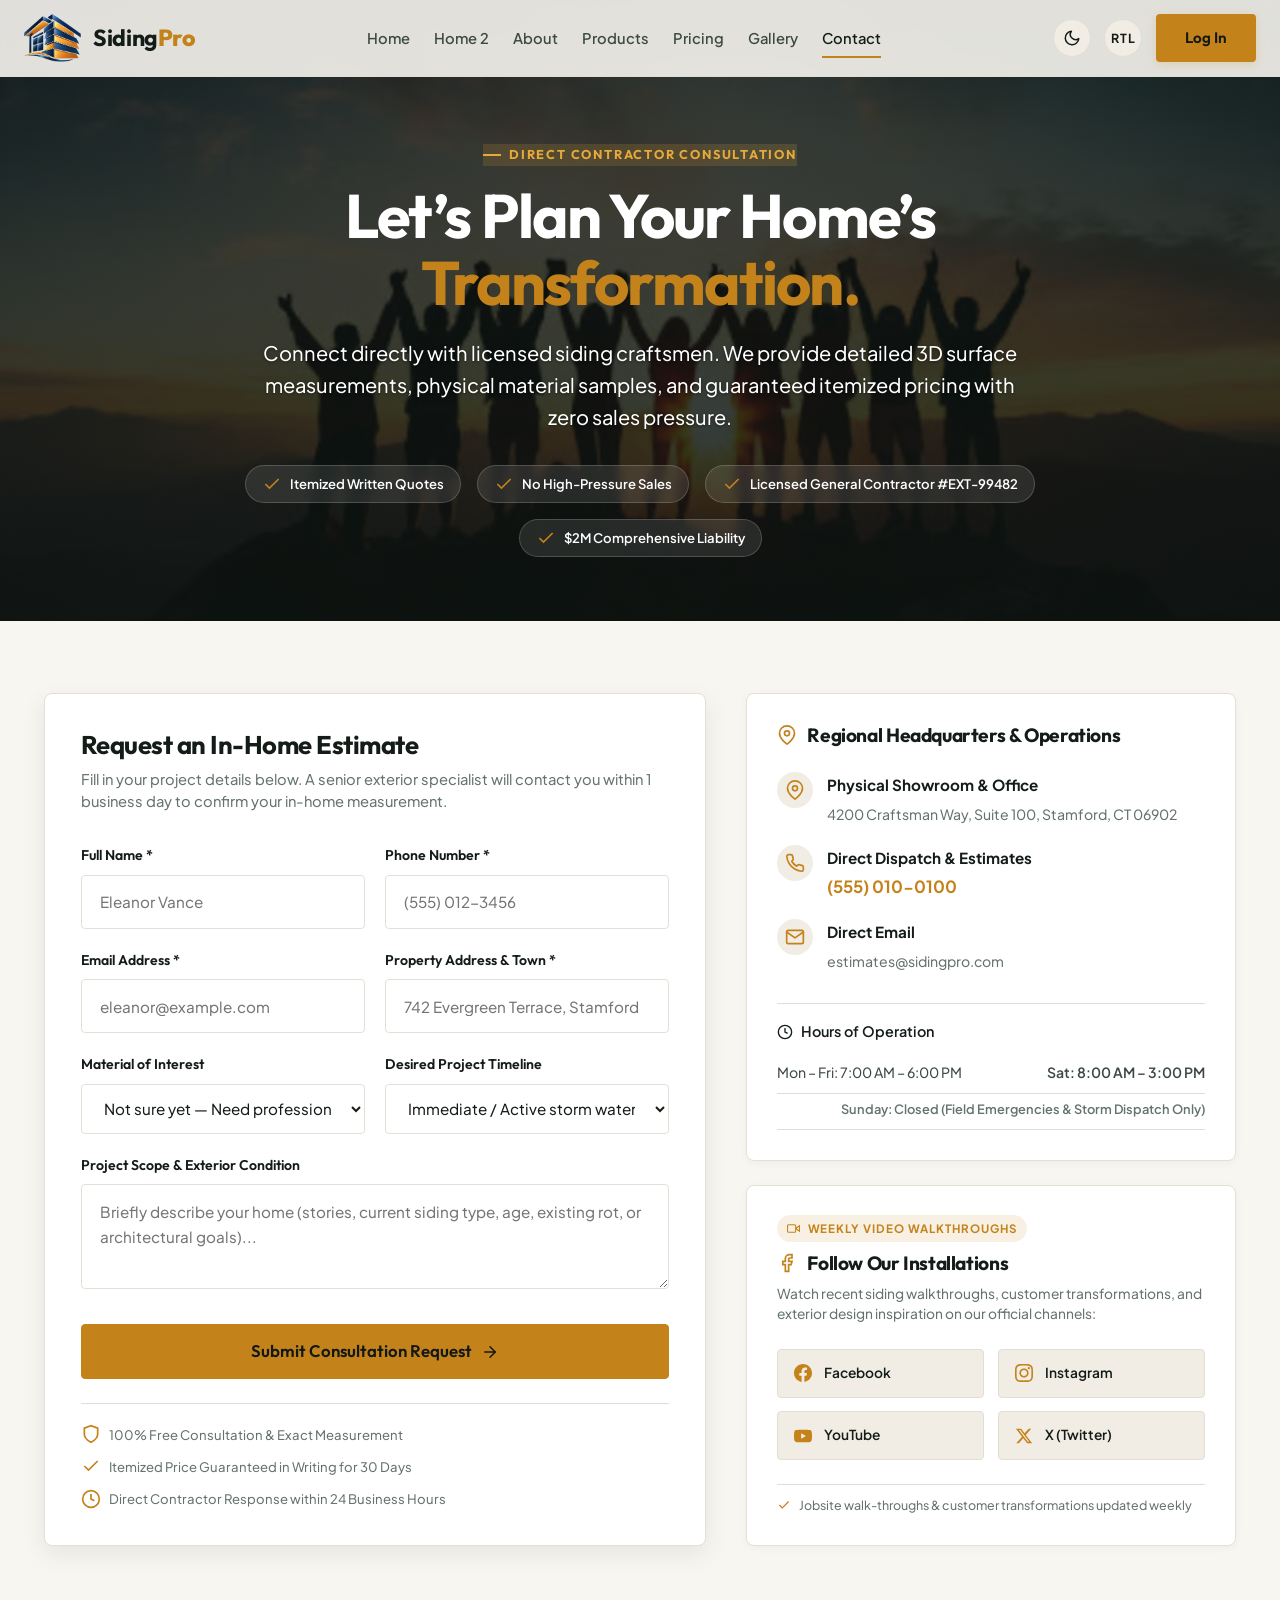
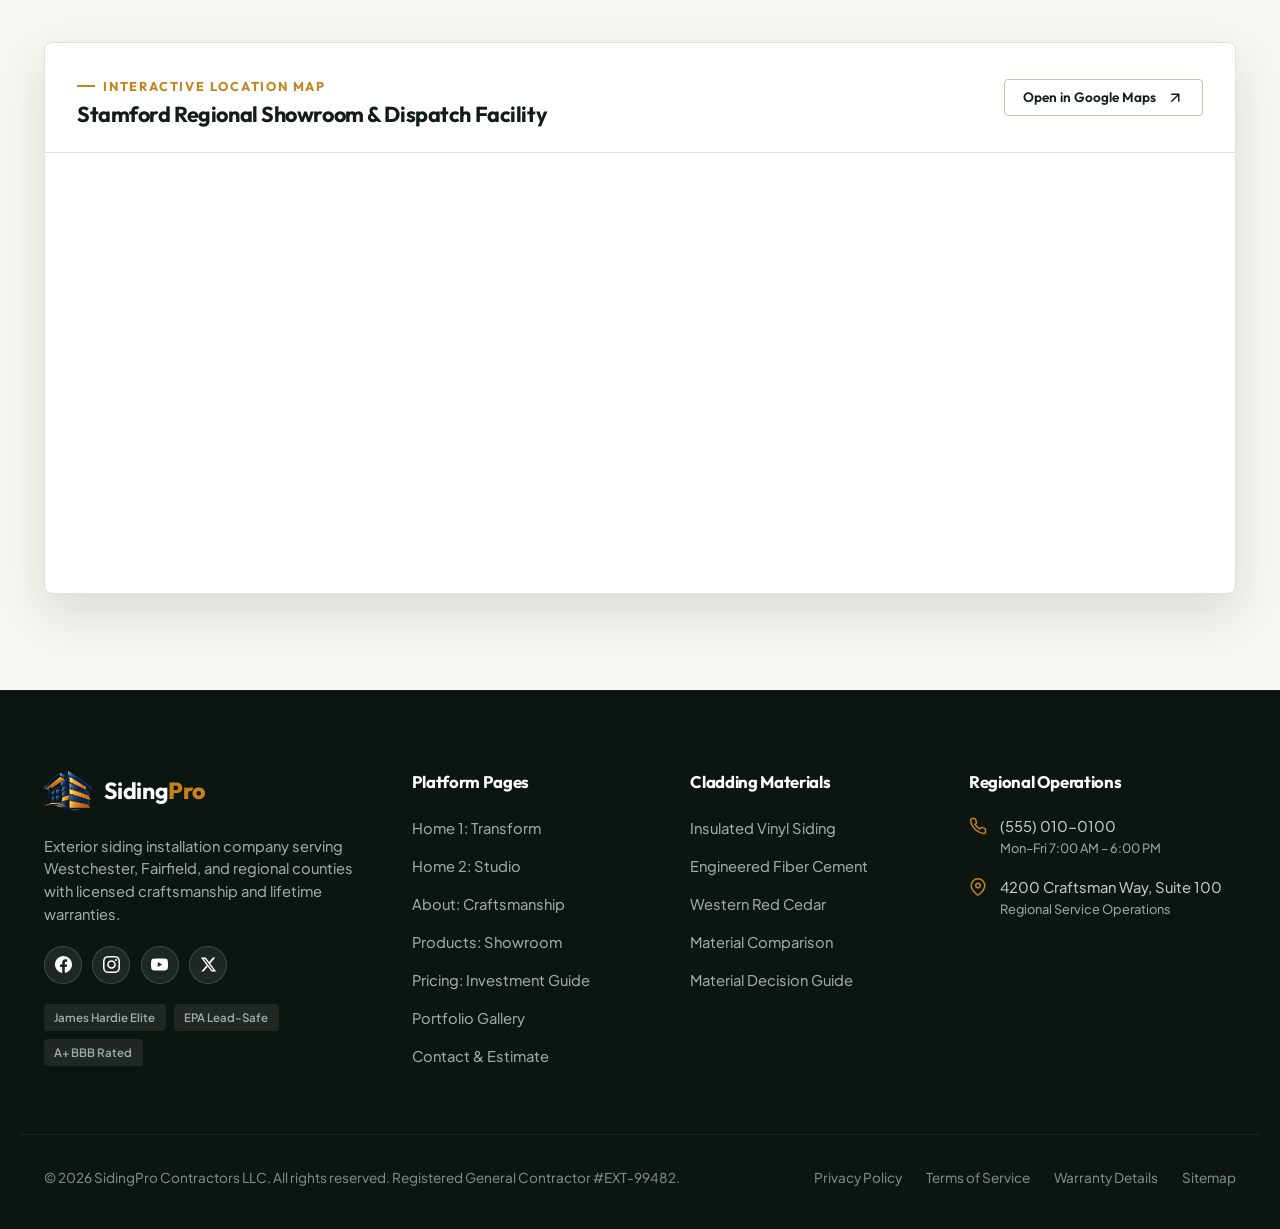
<file: contact.html>
<!DOCTYPE html>
<html lang="en" dir="ltr" data-theme="light">
<head>
  <meta charset="UTF-8">
  <meta name="viewport" content="width=device-width, initial-scale=1.0">
  <meta name="description" content="Request an itemized written siding estimate, schedule a 3D laser measurement, or visit our regional operations center in Stamford, CT.">
  <meta name="theme-color" content="#1a4231">
  <title>Contact &amp; Free In-Home Estimate | SidingPro Siding Contractors</title>
  <!-- Favicon -->
  <link rel="icon" type="image/png" href="images/Logo.png">
  <link rel="stylesheet" href="style.css">
</head>
<body>

  <!-- Standardized Master Site Header -->
  <header class="site-header">
    <div class="container-wide header-container">
      <a href="index.html" class="site-logo" aria-label="SidingPro Home">
        <img src="images/Logo.png" alt="SidingPro Logo" class="site-logo-img">
        <span class="site-logo-text">Siding<b>Pro</b></span>
      </a>

      <!-- Standardized Main Navigation (All 7 Pages) -->
      <nav class="main-nav" id="mainNav" aria-label="Main Navigation">
        <a href="index.html" class="nav-link">Home</a>
        <a href="home2.html" class="nav-link">Home 2</a>
        <a href="about.html" class="nav-link">About</a>
        <a href="products.html" class="nav-link">Products</a>
        <a href="pricing.html" class="nav-link">Pricing</a>
        <a href="gallery.html" class="nav-link">Gallery</a>
        <a href="contact.html" class="nav-link active" aria-current="page">Contact</a>
      </nav>

      <!-- Header Controls: Theme & Direction (Desktop) -> Login -> Mobile Menu -->
      <div class="header-actions">
        <!-- Theme Toggle with SVG Icons (Desktop) -->
        <button type="button" class="icon-ctrl-btn theme-toggle desktop-only-ctrl" aria-label="Toggle theme">
          <svg class="icon-moon" width="18" height="18" viewBox="0 0 24 24" fill="none" stroke="currentColor" stroke-width="2" stroke-linecap="round" stroke-linejoin="round" aria-hidden="true">
            <path d="M21 12.79A9 9 0 1 1 11.21 3 7 7 0 0 0 21 12.79z"></path>
          </svg>
          <svg class="icon-sun" style="display:none;" width="18" height="18" viewBox="0 0 24 24" fill="none" stroke="currentColor" stroke-width="2" stroke-linecap="round" stroke-linejoin="round" aria-hidden="true">
            <circle cx="12" cy="12" r="5"></circle>
            <line x1="12" y1="1" x2="12" y2="3"></line>
            <line x1="12" y1="21" x2="12" y2="23"></line>
            <line x1="4.22" y1="4.22" x2="5.64" y2="5.64"></line>
            <line x1="18.36" y1="18.36" x2="19.78" y2="19.78"></line>
            <line x1="1" y1="12" x2="3" y2="12"></line>
            <line x1="21" y1="12" x2="23" y2="12"></line>
            <line x1="4.22" y1="19.78" x2="5.64" y2="18.36"></line>
            <line x1="18.36" y1="5.64" x2="19.78" y2="4.22"></line>
          </svg>
        </button>

        <!-- Direction Toggle (RTL / LTR) (Desktop) -->
        <button type="button" class="icon-ctrl-btn dir-toggle desktop-only-ctrl" aria-label="Toggle text direction LTR/RTL">
          <span class="dir-toggle-text">RTL</span>
        </button>

        <!-- Auth Controls: Direct Log In Link -->
        <a href="login.html" class="btn btn-login">
          <span>Log In</span>
        </a>

        <!-- Mobile Menu Hamburger -->
        <button type="button" class="mobile-menu-btn" aria-label="Open mobile navigation" aria-expanded="false" aria-controls="mobileDrawer">
          <span></span>
          <span></span>
          <span></span>
        </button>
      </div>
    </div>
  </header>

  <main id="mainContent">
    <!-- ====================================================================
         1. CONTACT HERO SECTION
         ==================================================================== -->
    <section class="contact-hero">
      <div class="container rv">
        <span class="eyebrow">Direct Contractor Consultation</span>
        <h1 class="contact-hero-headline">Let’s Plan Your Home’s <span style="color:var(--brand-accent);">Transformation.</span></h1>
        <p class="contact-hero-lead">
          Connect directly with licensed siding craftsmen. We provide detailed 3D surface measurements, physical material samples, and guaranteed itemized pricing with zero sales pressure.
        </p>

        <!-- Trust Guarantee Chips -->
        <div class="contact-trust-chips">
          <span class="trust-chip">
            <svg viewBox="0 0 24 24" fill="none" stroke="currentColor" stroke-width="2"><polyline points="20 6 9 17 4 12"></polyline></svg>
            <span>Itemized Written Quotes</span>
          </span>
          <span class="trust-chip">
            <svg viewBox="0 0 24 24" fill="none" stroke="currentColor" stroke-width="2"><polyline points="20 6 9 17 4 12"></polyline></svg>
            <span>No High-Pressure Sales</span>
          </span>
          <span class="trust-chip">
            <svg viewBox="0 0 24 24" fill="none" stroke="currentColor" stroke-width="2"><polyline points="20 6 9 17 4 12"></polyline></svg>
            <span>Licensed General Contractor #EXT-99482</span>
          </span>
          <span class="trust-chip">
            <svg viewBox="0 0 24 24" fill="none" stroke="currentColor" stroke-width="2"><polyline points="20 6 9 17 4 12"></polyline></svg>
            <span>$2M Comprehensive Liability</span>
          </span>
        </div>
      </div>
    </section>

    <!-- ====================================================================
         2. MAIN CONTACT SECTION: FORM & OPERATIONS INFO
         ==================================================================== -->
    <section class="contact-section">
      <div class="container">
        <div class="contact-layout-grid">

          <!-- Left Column: Comprehensive Estimate Form -->
          <div class="contact-form-card rv">
            <h2 style="font-size:1.6rem;font-weight:700;margin-block-end:0.5rem;">Request an In-Home Estimate</h2>
            <p style="color:var(--text-muted);font-size:0.92rem;margin-block-end:2rem;line-height:1.5;">
              Fill in your project details below. A senior exterior specialist will contact you within 1 business day to confirm your in-home measurement.
            </p>

            <div id="contactPageSuccess" class="form-success-banner" style="display:none;margin-block-end:1.5rem;">
              ✓ Consultation request received! An exterior specialist will reach out within 24 hours.
            </div>

            <form id="contactPageForm">
              <div class="contact-form-row">
                <div class="form-group">
                  <label class="form-label" for="contactFullName"><bdi>Full Name *</bdi></label>
                  <input type="text" id="contactFullName" class="form-input" required placeholder="Eleanor Vance">
                </div>
                <div class="form-group">
                  <label class="form-label" for="contactPhone"><bdi>Phone Number *</bdi></label>
                  <input type="tel" id="contactPhone" class="form-input" required placeholder="(555) 012-3456">
                </div>
              </div>

              <div class="contact-form-row">
                <div class="form-group">
                  <label class="form-label" for="contactEmail">Email Address *</label>
                  <input type="email" id="contactEmail" class="form-input" required placeholder="eleanor@example.com">
                </div>
                <div class="form-group">
                  <label class="form-label" for="contactAddress">Property Address &amp; Town *</label>
                  <input type="text" id="contactAddress" class="form-input" required placeholder="742 Evergreen Terrace, Stamford">
                </div>
              </div>

              <div class="contact-form-row">
                <div class="form-group">
                  <label class="form-label" for="contactMaterial">Material of Interest</label>
                  <select id="contactMaterial" class="form-input">
                    <option value="undecided">Not sure yet — Need professional guidance</option>
                    <option value="fiber-cement">Engineered Fiber Cement (James Hardie)</option>
                    <option value="vinyl">Insulated High-Performance Vinyl</option>
                    <option value="cedar">Hand-Graded Western Red Cedar</option>
                    <option value="hybrid">Mixed Accent (e.g. Cedar Gable + Hardie Lap)</option>
                    <option value="shake">Coastal Composite Shake</option>
                  </select>
                </div>

                <div class="form-group">
                  <label class="form-label" for="contactTimeline">Desired Project Timeline</label>
                  <select id="contactTimeline" class="form-input">
                    <option value="urgent">Immediate / Active storm water intrusion</option>
                    <option value="1-3months">Within the next 1 to 3 months</option>
                    <option value="3-6months">Within 3 to 6 months</option>
                    <option value="budgeting">Early research &amp; budget planning</option>
                  </select>
                </div>
              </div>

              <div class="form-group">
                <label class="form-label" for="contactNotes">Project Scope &amp; Exterior Condition</label>
                <textarea id="contactNotes" class="form-input" rows="3" placeholder="Briefly describe your home (stories, current siding type, age, existing rot, or architectural goals)..."></textarea>
              </div>

              <button type="submit" class="btn btn-primary btn-lg" style="width:100%;padding:1rem;margin-block-start:0.5rem;">
                <span>Submit Consultation Request</span>
                <svg class="arrow-icon" viewBox="0 0 24 24" fill="none" stroke="currentColor" stroke-width="2" stroke-linecap="round" stroke-linejoin="round"><line x1="5" y1="12" x2="19" y2="12"></line><polyline points="12 5 19 12 12 19"></polyline></svg>
              </button>

              <div class="contact-form-guarantees">
                <div class="guarantee-item">
                  <svg viewBox="0 0 24 24" fill="none" stroke="currentColor" stroke-width="2"><path d="M12 22s8-4 8-10V5l-8-3-8 3v7c0 6 8 10 8 10z"></path></svg>
                  <span>100% Free Consultation &amp; Exact Measurement</span>
                </div>
                <div class="guarantee-item">
                  <svg viewBox="0 0 24 24" fill="none" stroke="currentColor" stroke-width="2"><polyline points="20 6 9 17 4 12"></polyline></svg>
                  <span>Itemized Price Guaranteed in Writing for 30 Days</span>
                </div>
                <div class="guarantee-item">
                  <svg viewBox="0 0 24 24" fill="none" stroke="currentColor" stroke-width="2"><circle cx="12" cy="12" r="10"></circle><polyline points="12 6 12 12 16 14"></polyline></svg>
                  <span>Direct Contractor Response within 24 Business Hours</span>
                </div>
              </div>
            </form>
          </div>

          <!-- Right Column: Address, Operations & Social Media -->
          <div class="contact-info-column rv rv-delay-1">

            <!-- Headquarters & Operating Hours Card -->
            <div class="info-card">
              <h3 class="info-card-title">
                <svg viewBox="0 0 24 24" fill="none" stroke="currentColor" stroke-width="2"><path d="M21 10c0 7-9 13-9 13s-9-6-9-13a9 9 0 0 1 18 0z"></path><circle cx="12" cy="10" r="3"></circle></svg>
                <span>Regional Headquarters &amp; Operations</span>
              </h3>
              <ul class="info-list">
                <li class="info-item">
                  <div class="info-item-icon">
                    <svg viewBox="0 0 24 24" fill="none" stroke="currentColor" stroke-width="2" stroke-linecap="round" stroke-linejoin="round"><path d="M21 10c0 7-9 13-9 13s-9-6-9-13a9 9 0 0 1 18 0z"></path><circle cx="12" cy="10" r="3"></circle></svg>
                  </div>
                  <div class="info-item-content">
                    <strong>Physical Showroom &amp; Office</strong>
                    <span>4200 Craftsman Way, Suite 100, Stamford, CT 06902</span>
                  </div>
                </li>
                <li class="info-item">
                  <div class="info-item-icon">
                    <svg viewBox="0 0 24 24" fill="none" stroke="currentColor" stroke-width="2" stroke-linecap="round" stroke-linejoin="round"><path d="M22 16.92v3a2 2 0 0 1-2.18 2 19.79 19.79 0 0 1-8.63-3.07 19.5 19.5 0 0 1-6-6 19.79 19.79 0 0 1-3.07-8.67A2 2 0 0 1 4.11 2h3a2 2 0 0 1 2 1.72 12.84 12.84 0 0 0 .7 2.81 2 2 0 0 1-.45 2.11L8.09 9.91a16 16 0 0 0 6 6l1.27-1.27a2 2 0 0 1 2.11-.45 12.84 12.84 0 0 0 2.81.7A2 2 0 0 1 22 16.92z"></path></svg>
                  </div>
                  <div class="info-item-content">
                    <strong>Direct Dispatch &amp; Estimates</strong>
                    <a href="tel:+15550100" style="color:var(--brand-accent);font-weight:700;text-decoration:none;"><bdi dir="ltr">(555) 010-0100</bdi></a>
                  </div>
                </li>
                <li class="info-item">
                  <div class="info-item-icon">
                    <svg viewBox="0 0 24 24" fill="none" stroke="currentColor" stroke-width="2" stroke-linecap="round" stroke-linejoin="round"><path d="M4 4h16c1.1 0 2 .9 2 2v12c0 1.1-.9 2-2 2H4c-1.1 0-2-.9-2-2V6c0-1.1.9-2 2-2z"></path><polyline points="22,6 12,13 2,6"></polyline></svg>
                  </div>
                  <div class="info-item-content">
                    <strong>Direct Email</strong>
                    <span>estimates@sidingpro.com</span>
                  </div>
                </li>
              </ul>

              <div style="margin-block-start:1.25rem;padding-block-start:1rem;border-block-start:1px solid var(--border-subtle);">
                <div style="display:flex;align-items:center;gap:0.5rem;font-weight:600;font-size:0.9rem;margin-block-end:0.5rem;color:var(--text-main);">
                  <svg viewBox="0 0 24 24" width="16" height="16" fill="none" stroke="currentColor" stroke-width="2"><circle cx="12" cy="12" r="10"></circle><polyline points="12 6 12 12 16 14"></polyline></svg>
                  <span>Hours of Operation</span>
                </div>
                <table class="hours-table" style="margin:0;">
                  <tbody>
                    <tr>
                      <td>Mon – Fri: 7:00 AM – 6:00 PM</td>
                      <td style="text-align:right;">Sat: 8:00 AM – 3:00 PM</td>
                    </tr>
                    <tr>
                      <td colspan="2" style="color:var(--text-muted);font-size:0.8rem;padding-top:0.35rem;">Sunday: Closed (Field Emergencies &amp; Storm Dispatch Only)</td>
                    </tr>
                  </tbody>
                </table>
              </div>
            </div>

            <!-- Follow Our Installations Social Media Card -->
            <div class="contact-social-card">
              <div class="contact-social-head">
                <div class="contact-social-badge">
                  <svg viewBox="0 0 24 24" width="13" height="13" fill="none" stroke="currentColor" stroke-width="2"><polygon points="23 7 16 12 23 17 23 7"></polygon><rect x="1" y="5" width="15" height="14" rx="2" ry="2"></rect></svg>
                  <span>Weekly Video Walkthroughs</span>
                </div>
                <h3 class="info-card-title" style="margin:0;">
                  <svg viewBox="0 0 24 24" fill="none" stroke="currentColor" stroke-width="2"><path d="M18 2h-3a5 5 0 0 0-5 5v3H7v4h3v8h4v-8h3l1-4h-4V7a1 1 0 0 1 1-1h3z"></path></svg>
                  <span>Follow Our Installations</span>
                </h3>
                <p style="font-size:0.86rem;color:var(--text-muted);margin:0;line-height:1.5;">
                  Watch recent siding walkthroughs, customer transformations, and exterior design inspiration on our official channels:
                </p>
              </div>

              <div class="contact-social-grid">
                <a href="https://facebook.com" class="contact-social-btn" target="_blank" rel="noopener noreferrer" aria-label="Facebook">
                  <svg viewBox="0 0 24 24" width="18" height="18" fill="currentColor"><path d="M24 12.073c0-6.627-5.373-12-12-12s-12 5.373-12 12c0 5.99 4.388 10.954 10.125 11.854v-8.385H7.078v-3.47h3.047V9.43c0-3.007 1.792-4.669 4.533-4.669 1.312 0 2.686.235 2.686.235v2.953H15.83c-1.491 0-1.956.925-1.956 1.874v2.25h3.328l-.532 3.47h-2.796v8.385C19.612 23.027 24 18.062 24 12.073z"/></svg>
                  <span>Facebook</span>
                </a>
                <a href="https://instagram.com" class="contact-social-btn" target="_blank" rel="noopener noreferrer" aria-label="Instagram">
                  <svg viewBox="0 0 24 24" width="18" height="18" fill="currentColor"><path d="M12 2.163c3.204 0 3.584.012 4.85.07 3.252.148 4.771 1.691 4.919 4.919.058 1.265.069 1.645.069 4.849 0 3.205-.012 3.584-.069 4.849-.149 3.225-1.664 4.771-4.919 4.919-1.266.058-1.644.07-4.85.07-3.204 0-3.584-.012-4.849-.07-3.26-.149-4.771-1.699-4.919-4.92-.058-1.265-.07-1.644-.07-4.849 0-3.204.013-3.583.07-4.849.149-3.227 1.664-4.771 4.919-4.919 1.266-.057 1.645-.069 4.849-.069zm0-2.163c-3.259 0-3.667.014-4.947.072-4.358.2-6.78 2.618-6.98 6.98-.059 1.281-.073 1.689-.073 4.948 0 3.259.014 3.668.072 4.948.2 4.358 2.618 6.78 6.98 6.98 1.281.058 1.689.072 4.948.072 3.259 0 3.668-.014 4.948-.072 4.354-.2 6.782-2.618 6.979-6.98.059-1.28.073-1.689.073-4.948 0-3.259-.014-3.667-.072-4.947-.196-4.354-2.617-6.78-6.979-6.98-1.281-.059-1.69-.073-4.949-.073zm0 5.838c-3.403 0-6.162 2.759-6.162 6.162s2.759 6.163 6.162 6.163 6.162-2.759 6.162-6.163c0-3.403-2.759-6.162-6.162-6.162zm0 10.162c-2.209 0-4-1.79-4-4 0-2.209 1.791-4 4-4s4 1.791 4 4c0 2.21-1.791 4-4 4zm6.406-11.845c-.796 0-1.441.645-1.441 1.44s.645 1.44 1.441 1.44c.795 0 1.439-.645 1.439-1.44s-.644-1.44-1.439-1.44z"/></svg>
                  <span>Instagram</span>
                </a>
                <a href="https://youtube.com" class="contact-social-btn" target="_blank" rel="noopener noreferrer" aria-label="YouTube">
                  <svg viewBox="0 0 24 24" width="18" height="18" fill="currentColor"><path d="M23.498 6.186a3.016 3.016 0 0 0-2.122-2.136C19.505 3.545 12 3.545 12 3.545s-7.505 0-9.377.505A3.017 3.017 0 0 0 .502 6.186C0 8.07 0 12 0 12s0 3.93.502 5.814a3.016 3.016 0 0 0 2.122 2.136c1.871.505 9.376.505 9.376.505s7.505 0 9.377-.505a3.015 3.015 0 0 0 2.122-2.136C24 15.93 24 12 24 12s0-3.93-.502-5.814zM9.545 15.568V8.432L15.818 12l-6.273 3.568z"/></svg>
                  <span>YouTube</span>
                </a>
                <a href="https://x.com" class="contact-social-btn" target="_blank" rel="noopener noreferrer" aria-label="X">
                  <svg viewBox="0 0 24 24" width="16" height="16" fill="currentColor"><path d="M18.244 2.25h3.308l-7.227 8.26 8.502 11.24H16.17l-5.214-6.817L4.99 21.75H1.68l7.73-8.835L1.254 2.25H8.08l4.713 6.231zm-1.161 17.52h1.833L7.084 4.126H5.117z"/></svg>
                  <span>X (Twitter)</span>
                </a>
              </div>

              <div class="contact-social-notice">
                <svg viewBox="0 0 24 24" width="14" height="14" fill="none" stroke="currentColor" stroke-width="2"><polyline points="20 6 9 17 4 12"></polyline></svg>
                <span>Jobsite walk-throughs &amp; customer transformations updated weekly</span>
              </div>
            </div>

          </div>

        </div>
      </div>
    </section>

    <!-- ====================================================================
         3. REAL INTERACTIVE MAP SECTION
         ==================================================================== -->
    <section class="map-section">
      <div class="container">
        <div class="map-card rv">
          <div class="map-header">
            <div>
              <span class="eyebrow" style="margin:0;">Interactive Location Map</span>
              <h3 style="font-size:1.35rem;font-weight:700;margin-block-start:0.25rem;">Stamford Regional Showroom &amp; Dispatch Facility</h3>
            </div>
            <a href="https://www.google.com/maps/search/4200+Craftsman+Way+Stamford+CT" target="_blank" rel="noopener noreferrer" class="btn btn-outline btn-sm">
              <span>Open in Google Maps</span>
              <svg class="arrow-icon" viewBox="0 0 24 24" fill="none" stroke="currentColor" stroke-width="2"><line x1="7" y1="17" x2="17" y2="7"></line><polyline points="7 7 17 7 17 17"></polyline></svg>
            </a>
          </div>

          <!-- Real Interactive OpenStreetMap Embed (High Accuracy & Accessible) -->
          <div class="map-frame-wrapper">
            <iframe 
              title="SidingPro Regional Operations Facility Map"
              src="https://www.openstreetmap.org/export/embed.html?bbox=-73.5650%2C41.0450%2C-73.5150%2C41.0750&amp;layer=mapnik&amp;marker=41.0600%2C-73.5400"
              loading="lazy" 
              referrerpolicy="no-referrer-when-downgrade">
            </iframe>
          </div>
        </div>
      </div>
    </section>
  </main>

  <!-- ====================================================================
       GLOBAL FOOTER
       ==================================================================== -->
  <footer class="site-footer">
    <div class="container footer-grid">
      <div class="footer-brand">
        <a href="index.html" class="site-logo">
          <img src="images/Logo.png" alt="SidingPro Logo" class="site-logo-img">
          <span class="site-logo-text">Siding<b>Pro</b></span>
        </a>
        <p style="margin-block-start:1rem;font-size:0.92rem;line-height:1.55;color:#a0ada6;">
          Exterior siding installation company serving Westchester, Fairfield, and regional counties with licensed craftsmanship and lifetime warranties.
        </p>

        <!-- Social Media Icons: FB, Insta, YT, X -->
        <div class="footer-social-links" aria-label="Social media channels">
          <a href="https://facebook.com" class="footer-social-btn" aria-label="Follow SidingPro on Facebook" target="_blank" rel="noopener noreferrer">
            <svg viewBox="0 0 24 24" width="18" height="18" fill="currentColor"><path d="M24 12.073c0-6.627-5.373-12-12-12s-12 5.373-12 12c0 5.99 4.388 10.954 10.125 11.854v-8.385H7.078v-3.47h3.047V9.43c0-3.007 1.792-4.669 4.533-4.669 1.312 0 2.686.235 2.686.235v2.953H15.83c-1.491 0-1.956.925-1.956 1.874v2.25h3.328l-.532 3.47h-2.796v8.385C19.612 23.027 24 18.062 24 12.073z"/></svg>
          </a>
          <a href="https://instagram.com" class="footer-social-btn" aria-label="Follow SidingPro on Instagram" target="_blank" rel="noopener noreferrer">
            <svg viewBox="0 0 24 24" width="18" height="18" fill="currentColor"><path d="M12 2.163c3.204 0 3.584.012 4.85.07 3.252.148 4.771 1.691 4.919 4.919.058 1.265.069 1.645.069 4.849 0 3.205-.012 3.584-.069 4.849-.149 3.225-1.664 4.771-4.919 4.919-1.266.058-1.644.07-4.85.07-3.204 0-3.584-.012-4.849-.07-3.26-.149-4.771-1.699-4.919-4.92-.058-1.265-.07-1.644-.07-4.849 0-3.204.013-3.583.07-4.849.149-3.227 1.664-4.771 4.919-4.919 1.266-.057 1.645-.069 4.849-.069zm0-2.163c-3.259 0-3.667.014-4.947.072-4.358.2-6.78 2.618-6.98 6.98-.059 1.281-.073 1.689-.073 4.948 0 3.259.014 3.668.072 4.948.2 4.358 2.618 6.78 6.98 6.98 1.281.058 1.689.072 4.948.072 3.259 0 3.668-.014 4.948-.072 4.354-.2 6.782-2.618 6.979-6.98.059-1.28.073-1.689.073-4.948 0-3.259-.014-3.667-.072-4.947-.196-4.354-2.617-6.78-6.979-6.98-1.281-.059-1.69-.073-4.949-.073zm0 5.838c-3.403 0-6.162 2.759-6.162 6.162s2.759 6.163 6.162 6.163 6.162-2.759 6.162-6.163c0-3.403-2.759-6.162-6.162-6.162zm0 10.162c-2.209 0-4-1.79-4-4 0-2.209 1.791-4 4-4s4 1.791 4 4c0 2.21-1.791 4-4 4zm6.406-11.845c-.796 0-1.441.645-1.441 1.44s.645 1.44 1.441 1.44c.795 0 1.439-.645 1.439-1.44s-.644-1.44-1.439-1.44z"/></svg>
          </a>
          <a href="https://youtube.com" class="footer-social-btn" aria-label="Watch SidingPro on YouTube" target="_blank" rel="noopener noreferrer">
            <svg viewBox="0 0 24 24" width="18" height="18" fill="currentColor"><path d="M23.498 6.186a3.016 3.016 0 0 0-2.122-2.136C19.505 3.545 12 3.545 12 3.545s-7.505 0-9.377.505A3.017 3.017 0 0 0 .502 6.186C0 8.07 0 12 0 12s0 3.93.502 5.814a3.016 3.016 0 0 0 2.122 2.136c1.871.505 9.376.505 9.376.505s7.505 0 9.377-.505a3.015 3.015 0 0 0 2.122-2.136C24 15.93 24 12 24 12s0-3.93-.502-5.814zM9.545 15.568V8.432L15.818 12l-6.273 3.568z"/></svg>
          </a>
          <a href="https://x.com" class="footer-social-btn" aria-label="Follow SidingPro on X" target="_blank" rel="noopener noreferrer">
            <svg viewBox="0 0 24 24" width="16" height="16" fill="currentColor"><path d="M18.244 2.25h3.308l-7.227 8.26 8.502 11.24H16.17l-5.214-6.817L4.99 21.75H1.68l7.73-8.835L1.254 2.25H8.08l4.713 6.231zm-1.161 17.52h1.833L7.084 4.126H5.117z"/></svg>
          </a>
        </div>

        <div class="footer-badges">
          <span class="badge-tag">James Hardie Elite</span>
          <span class="badge-tag">EPA Lead-Safe</span>
          <span class="badge-tag">A+ BBB Rated</span>
        </div>
      </div>

      <div>
        <h4 class="footer-heading">Platform Pages</h4>
        <ul class="footer-links">
          <li><a href="index.html">Home 1: Transform</a></li>
          <li><a href="home2.html">Home 2: Studio</a></li>
          <li><a href="about.html">About: Craftsmanship</a></li>
          <li><a href="products.html">Products: Showroom</a></li>
          <li><a href="pricing.html">Pricing: Investment Guide</a></li>
          <li><a href="gallery.html">Portfolio Gallery</a></li>
          <li><a href="contact.html">Contact &amp; Estimate</a></li>
        </ul>
      </div>

      <div>
        <h4 class="footer-heading">Cladding Materials</h4>
        <ul class="footer-links">
          <li><a href="products.html#vinylShowcase">Insulated Vinyl Siding</a></li>
          <li><a href="products.html#cementShowcase">Engineered Fiber Cement</a></li>
          <li><a href="products.html#cedarShowcase">Western Red Cedar</a></li>
          <li><a href="products.html#comparison">Material Comparison</a></li>
          <li><a href="products.html#decisionGuide">Material Decision Guide</a></li>
        </ul>
      </div>

      <div>
        <h4 class="footer-heading">Regional Operations</h4>
        <div class="footer-contact-info">
          <div class="footer-contact-item">
            <svg viewBox="0 0 24 24" fill="none" stroke="currentColor" stroke-width="2"><path d="M22 16.92v3a2 2 0 0 1-2.18 2 19.79 19.79 0 0 1-8.63-3.07 19.5 19.5 0 0 1-6-6 19.79 19.79 0 0 1-3.07-8.67A2 2 0 0 1 4.11 2h3a2 2 0 0 1 2 1.72 12.84 12.84 0 0 0 .7 2.81 2 2 0 0 1-.45 2.11L8.09 9.91a16 16 0 0 0 6 6l1.27-1.27a2 2 0 0 1 2.11-.45 12.84 12.84 0 0 0 2.81.7A2 2 0 0 1 22 16.92z"></path></svg>
            <div>
              <span>(555) 010-0100</span>
              <div style="font-size:0.8rem;opacity:0.8;">Mon–Fri 7:00 AM – 6:00 PM</div>
            </div>
          </div>
          <div class="footer-contact-item">
            <svg viewBox="0 0 24 24" fill="none" stroke="currentColor" stroke-width="2"><path d="M21 10c0 7-9 13-9 13s-9-6-9-13a9 9 0 0 1 18 0z"></path><circle cx="12" cy="10" r="3"></circle></svg>
            <div>
              <span>4200 Craftsman Way, Suite 100</span>
              <div style="font-size:0.8rem;opacity:0.8;">Regional Service Operations</div>
            </div>
          </div>
        </div>
      </div>
    </div>

    <div class="container footer-bottom">
      <div>
        © <span class="current-year">2026</span> SidingPro Contractors LLC. All rights reserved. Registered General Contractor #EXT-99482.
      </div>
      <div class="footer-bottom-links">
        <a href="#mainContent">Privacy Policy</a>
        <a href="#mainContent">Terms of Service</a>
        <a href="#mainContent">Warranty Details</a>
        <a href="#mainContent">Sitemap</a>
      </div>
    </div>
  </footer>

  <!-- ====================================================================
       ACCESSIBLE LOGIN MODAL
       ==================================================================== -->
  <div class="modal-overlay" id="loginModal" role="dialog" aria-modal="true" aria-labelledby="loginTitle" aria-hidden="true">
    <div class="modal-dialog">
      <div class="modal-header">
        <div>
          <h3 class="modal-title" id="loginTitle">Client Portal</h3>
          <p class="modal-sub">Sign in to track your siding project schedule &amp; invoices</p>
        </div>
        <button type="button" class="modal-close-btn" aria-label="Close modal">✕</button>
      </div>

      <div id="loginSuccessMsg" class="form-success-banner" style="display:none;margin-block-end:1rem;">
        ✓ Authentication successful. Redirecting to client portal...
      </div>

      <form id="loginForm">
        <div class="form-group">
          <label class="form-label" for="loginEmail">Email Address</label>
          <input type="email" id="loginEmail" class="form-input" required placeholder="name@example.com">
        </div>
        <div class="form-group">
          <label class="form-label" for="loginPassword">Password</label>
          <input type="password" id="loginPassword" class="form-input" required placeholder="••••••••">
        </div>
        <button type="submit" class="btn btn-primary" style="width:100%;padding:0.85rem;margin-block-start:0.5rem;">
          <span>Sign In to Portal</span>
        </button>
      </form>
    </div>
  </div>

  <!-- Master Unified Script Engine -->
  <script src="script.js"></script>
</body>
</html>
</file>
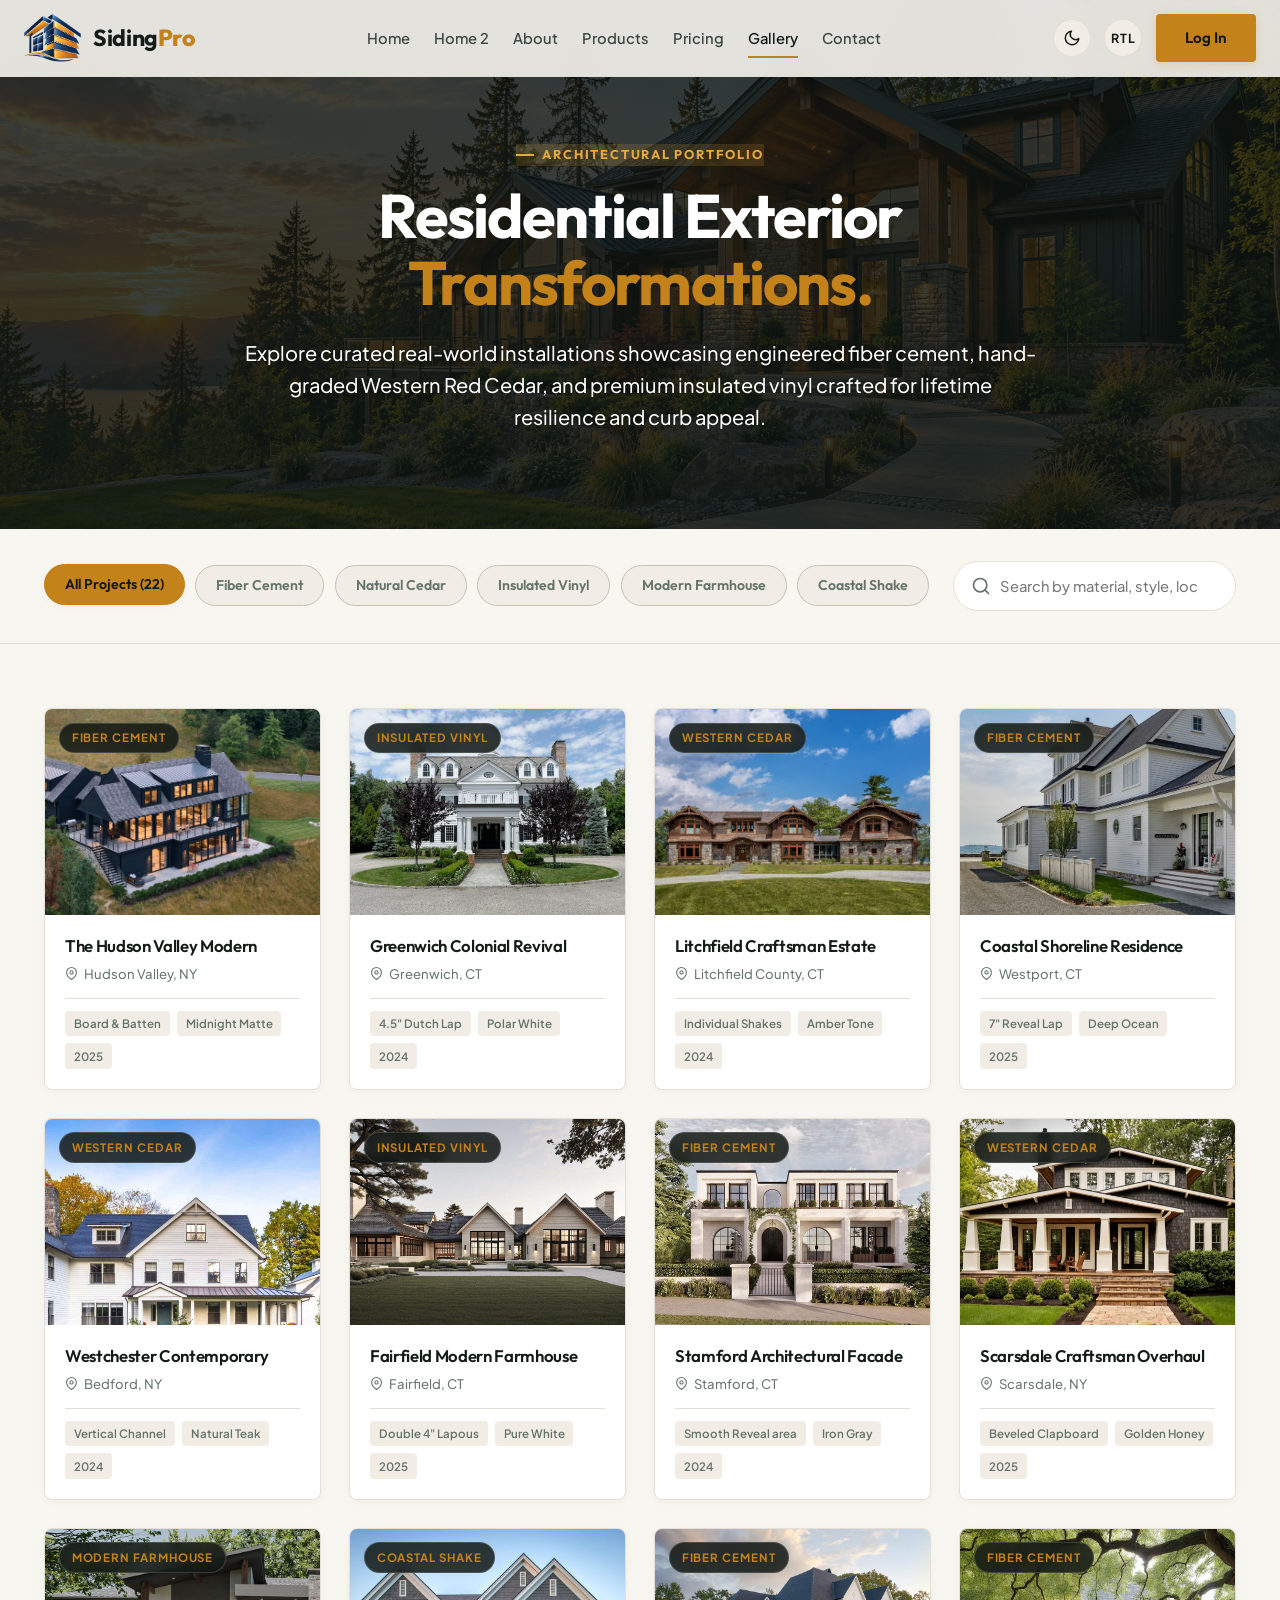
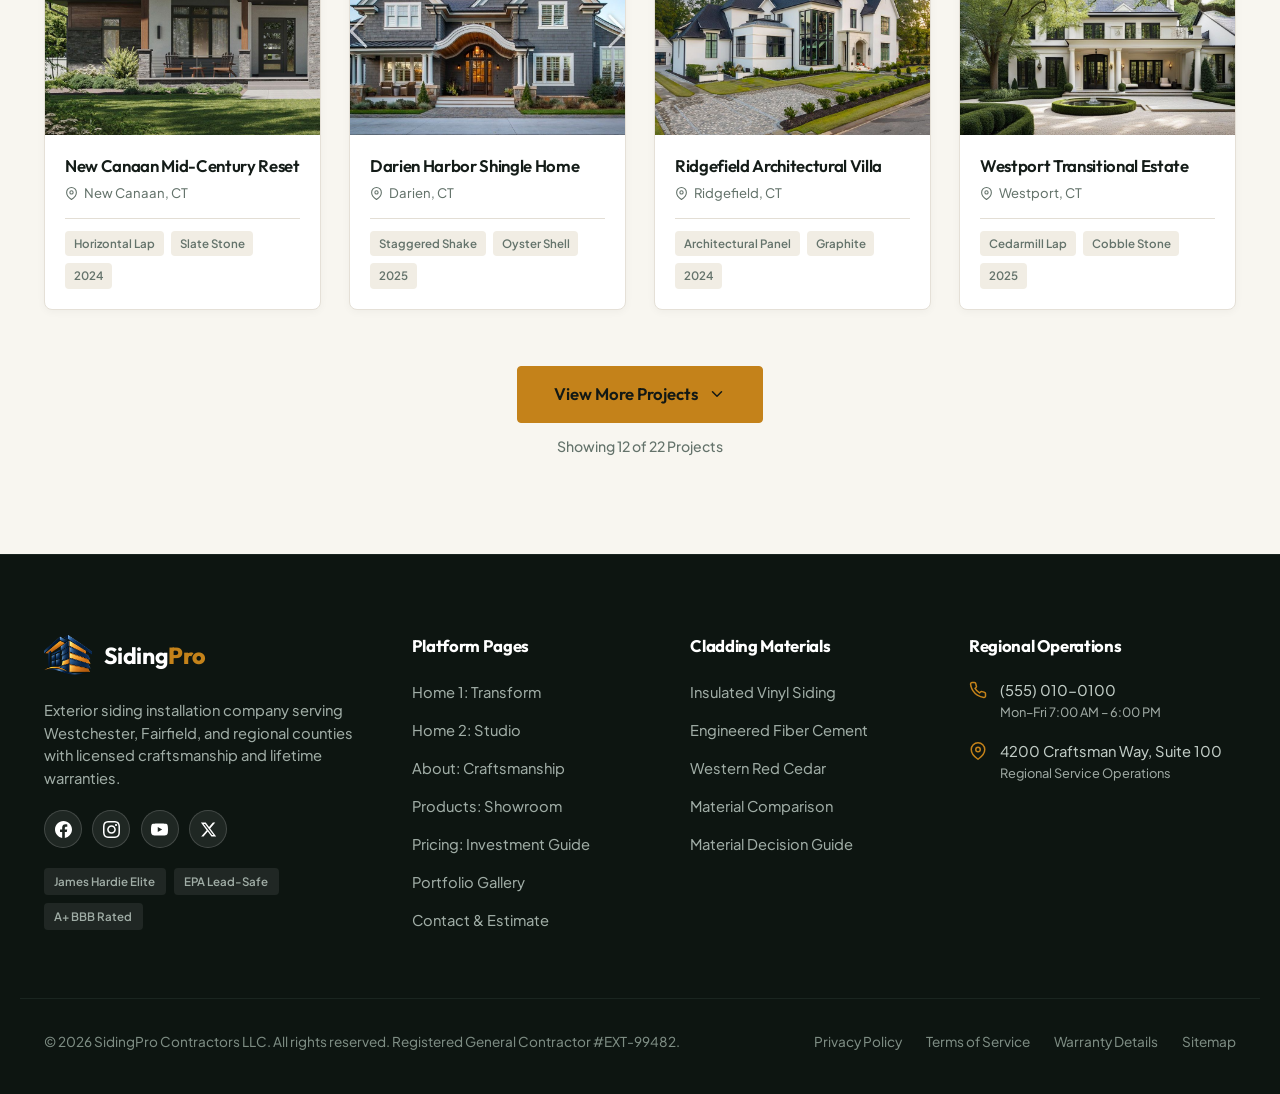
<file: gallery.html>
<!DOCTYPE html>
<html lang="en" dir="ltr" data-theme="light">
<head>
  <meta charset="UTF-8">
  <meta name="viewport" content="width=device-width, initial-scale=1.0">
  <meta name="description" content="Explore our residential portfolio of fiber cement, natural cedar, and insulated vinyl siding transformations across 20+ architectural case studies.">
  <meta name="theme-color" content="#1a4231">
  <title>Exterior Craftsmanship Gallery | SidingPro Architectural Portfolio</title>
  <!-- Favicon -->
  <link rel="icon" type="image/png" href="images/Logo.png">
  <link rel="stylesheet" href="style.css">
</head>
<body>

  <!-- Standardized Master Site Header -->
  <header class="site-header">
    <div class="container-wide header-container">
      <a href="index.html" class="site-logo" aria-label="SidingPro Home">
        <img src="images/Logo.png" alt="SidingPro Logo" class="site-logo-img">
        <span class="site-logo-text">Siding<b>Pro</b></span>
      </a>

      <!-- Standardized Main Navigation (All 7 Pages) -->
      <nav class="main-nav" id="mainNav" aria-label="Main Navigation">
        <a href="index.html" class="nav-link">Home</a>
        <a href="home2.html" class="nav-link">Home 2</a>
        <a href="about.html" class="nav-link">About</a>
        <a href="products.html" class="nav-link">Products</a>
        <a href="pricing.html" class="nav-link">Pricing</a>
        <a href="gallery.html" class="nav-link active" aria-current="page">Gallery</a>
        <a href="contact.html" class="nav-link">Contact</a>
      </nav>

      <!-- Header Controls: Theme & Direction (Desktop) -> Login -> Mobile Menu -->
      <div class="header-actions">
        <!-- Theme Toggle with SVG Icons (Desktop) -->
        <button type="button" class="icon-ctrl-btn theme-toggle desktop-only-ctrl" aria-label="Toggle theme">
          <svg class="icon-moon" width="18" height="18" viewBox="0 0 24 24" fill="none" stroke="currentColor" stroke-width="2" stroke-linecap="round" stroke-linejoin="round" aria-hidden="true">
            <path d="M21 12.79A9 9 0 1 1 11.21 3 7 7 0 0 0 21 12.79z"></path>
          </svg>
          <svg class="icon-sun" style="display:none;" width="18" height="18" viewBox="0 0 24 24" fill="none" stroke="currentColor" stroke-width="2" stroke-linecap="round" stroke-linejoin="round" aria-hidden="true">
            <circle cx="12" cy="12" r="5"></circle>
            <line x1="12" y1="1" x2="12" y2="3"></line>
            <line x1="12" y1="21" x2="12" y2="23"></line>
            <line x1="4.22" y1="4.22" x2="5.64" y2="5.64"></line>
            <line x1="18.36" y1="18.36" x2="19.78" y2="19.78"></line>
            <line x1="1" y1="12" x2="3" y2="12"></line>
            <line x1="21" y1="12" x2="23" y2="12"></line>
            <line x1="4.22" y1="19.78" x2="5.64" y2="18.36"></line>
            <line x1="18.36" y1="5.64" x2="19.78" y2="4.22"></line>
          </svg>
        </button>

        <!-- Direction Toggle (RTL / LTR) (Desktop) -->
        <button type="button" class="icon-ctrl-btn dir-toggle desktop-only-ctrl" aria-label="Toggle text direction LTR/RTL">
          <span class="dir-toggle-text">RTL</span>
        </button>

        <!-- Auth Controls: Direct Log In Link -->
        <a href="login.html" class="btn btn-login">
          <span>Log In</span>
        </a>

        <!-- Mobile Menu Hamburger -->
        <button type="button" class="mobile-menu-btn" aria-label="Open mobile navigation" aria-expanded="false" aria-controls="mobileDrawer">
          <span></span>
          <span></span>
          <span></span>
        </button>
      </div>
    </div>
  </header>

  <main id="mainContent">
    <!-- ====================================================================
         1. GALLERY HERO SECTION
         ==================================================================== -->
    <section class="gallery-hero">
      <div class="container rv">
        <span class="eyebrow">Architectural Portfolio</span>
        <h1 class="gallery-hero-headline">Residential Exterior <span style="color:var(--brand-accent);">Transformations.</span></h1>
        <p class="gallery-hero-lead" style="margin-block-end:0;">
          Explore curated real-world installations showcasing engineered fiber cement, hand-graded Western Red Cedar, and premium insulated vinyl crafted for lifetime resilience and curb appeal.
        </p>
      </div>
    </section>

    <!-- ====================================================================
         2. DEDICATED FILTER & SEARCH TOOLBAR (AFTER HERO)
         ==================================================================== -->
    <section class="gallery-toolbar-section" id="galleryToolbar">
      <div class="container gallery-toolbar-wrap">
        <!-- Exact Filter Pills -->
        <div class="gallery-filter-toolbar">
          <button type="button" class="filter-pill active" data-filter="all">All Projects (22)</button>
          <button type="button" class="filter-pill" data-filter="cement">Fiber Cement</button>
          <button type="button" class="filter-pill" data-filter="cedar">Natural Cedar</button>
          <button type="button" class="filter-pill" data-filter="vinyl">Insulated Vinyl</button>
          <button type="button" class="filter-pill" data-filter="farmhouse">Modern Farmhouse</button>
          <button type="button" class="filter-pill" data-filter="shake">Coastal Shake</button>
        </div>

        <!-- Real-Time Search Bar with Professional SVG Search Icon -->
        <div class="gallery-search-wrap">
          <span class="gallery-search-icon" aria-hidden="true">
            <svg viewBox="0 0 24 24" fill="none" stroke="currentColor" stroke-width="2" stroke-linecap="round" stroke-linejoin="round">
              <circle cx="11" cy="11" r="8"></circle>
              <line x1="21" y1="21" x2="16.65" y2="16.65"></line>
            </svg>
          </span>
          <input type="text" id="gallerySearchInput" class="gallery-search-input" placeholder="Search by material, style, location..." aria-label="Search siding projects">
          <button type="button" id="gallerySearchClear" class="gallery-search-clear" aria-label="Clear search">✕</button>
        </div>
      </div>
    </section>

    <!-- ====================================================================
         3. 4x5 IMAGE CARD GRID (20 CARDS)
         ==================================================================== -->
    <section class="gallery-section">
      <div class="container">
        <div class="gallery-grid" id="galleryGrid">

          <!-- Card 01 -->
          <article class="gallery-card" data-category="farmhouse cement" data-img="images/Gallery/01.jpg" data-title="The Hudson Valley Modern" data-specs="Matte Black Board &amp; Batten · 2025" data-loc="Hudson Valley, NY">
            <div class="gallery-card-img-wrap">
              <img src="images/Gallery/01.jpg" alt="Hudson Valley Modern residence with matte black board and batten siding" loading="lazy">
              <span class="gallery-card-badge">Fiber Cement</span>
              <span class="gallery-card-overlay-btn" aria-hidden="true"><svg viewBox="0 0 24 24" width="16" height="16" fill="none" stroke="currentColor" stroke-width="2.5" stroke-linecap="round" stroke-linejoin="round"><circle cx="11" cy="11" r="8"></circle><line x1="21" y1="21" x2="16.65" y2="16.65"></line></svg></span>
            </div>
            <div class="gallery-card-body">
              <h2 class="gallery-card-title">The Hudson Valley Modern</h2>
              <div class="gallery-card-location"><svg viewBox="0 0 24 24" width="13" height="13" fill="none" stroke="currentColor" stroke-width="2" stroke-linecap="round" stroke-linejoin="round"><path d="M21 10c0 7-9 13-9 13s-9-6-9-13a9 9 0 0 1 18 0z"></path><circle cx="12" cy="10" r="3"></circle></svg> Hudson Valley, NY</div>
              <div class="gallery-card-specs">
                <span class="gallery-spec-pill">Board &amp; Batten</span>
                <span class="gallery-spec-pill">Midnight Matte</span>
                <span class="gallery-spec-pill">2025</span>
              </div>
            </div>
          </article>

          <!-- Card 02 -->
          <article class="gallery-card" data-category="vinyl" data-img="images/Gallery/02.jpg" data-title="Greenwich Colonial Revival" data-specs="Polar White Insulated Lap · 2024" data-loc="Greenwich, CT">
            <div class="gallery-card-img-wrap">
              <img src="images/Gallery/02.jpg" alt="Greenwich Colonial Revival with architectural polar white vinyl siding" loading="lazy">
              <span class="gallery-card-badge">Insulated Vinyl</span>
              <span class="gallery-card-overlay-btn" aria-hidden="true"><svg viewBox="0 0 24 24" width="16" height="16" fill="none" stroke="currentColor" stroke-width="2.5" stroke-linecap="round" stroke-linejoin="round"><circle cx="11" cy="11" r="8"></circle><line x1="21" y1="21" x2="16.65" y2="16.65"></line></svg></span>
            </div>
            <div class="gallery-card-body">
              <h2 class="gallery-card-title">Greenwich Colonial Revival</h2>
              <div class="gallery-card-location"><svg viewBox="0 0 24 24" width="13" height="13" fill="none" stroke="currentColor" stroke-width="2" stroke-linecap="round" stroke-linejoin="round"><path d="M21 10c0 7-9 13-9 13s-9-6-9-13a9 9 0 0 1 18 0z"></path><circle cx="12" cy="10" r="3"></circle></svg> Greenwich, CT</div>
              <div class="gallery-card-specs">
                <span class="gallery-spec-pill">4.5&quot; Dutch Lap</span>
                <span class="gallery-spec-pill">Polar White</span>
                <span class="gallery-spec-pill">2024</span>
              </div>
            </div>
          </article>

          <!-- Card 03 -->
          <article class="gallery-card" data-category="cedar shake" data-img="images/Gallery/03.jpg" data-title="Litchfield Craftsman Estate" data-specs="Clear Western Cedar Shingle · 2024" data-loc="Litchfield County, CT">
            <div class="gallery-card-img-wrap">
              <img src="images/Gallery/03.jpg" alt="Litchfield Craftsman Estate featuring hand-cut cedar shingles" loading="lazy">
              <span class="gallery-card-badge">Western Cedar</span>
              <span class="gallery-card-overlay-btn" aria-hidden="true"><svg viewBox="0 0 24 24" width="16" height="16" fill="none" stroke="currentColor" stroke-width="2.5" stroke-linecap="round" stroke-linejoin="round"><circle cx="11" cy="11" r="8"></circle><line x1="21" y1="21" x2="16.65" y2="16.65"></line></svg></span>
            </div>
            <div class="gallery-card-body">
              <h2 class="gallery-card-title">Litchfield Craftsman Estate</h2>
              <div class="gallery-card-location"><svg viewBox="0 0 24 24" width="13" height="13" fill="none" stroke="currentColor" stroke-width="2" stroke-linecap="round" stroke-linejoin="round"><path d="M21 10c0 7-9 13-9 13s-9-6-9-13a9 9 0 0 1 18 0z"></path><circle cx="12" cy="10" r="3"></circle></svg> Litchfield County, CT</div>
              <div class="gallery-card-specs">
                <span class="gallery-spec-pill">Individual Shakes</span>
                <span class="gallery-spec-pill">Amber Tone</span>
                <span class="gallery-spec-pill">2024</span>
              </div>
            </div>
          </article>

          <!-- Card 04 -->
          <article class="gallery-card" data-category="cement" data-img="images/Gallery/04.jpg" data-title="Coastal Shoreline Residence" data-specs="Deep Ocean Fiber Cement Lap · 2025" data-loc="Westport, CT">
            <div class="gallery-card-img-wrap">
              <img src="images/Gallery/04.jpg" alt="Coastal residence clad in deep ocean fiber cement horizontal siding" loading="lazy">
              <span class="gallery-card-badge">Fiber Cement</span>
              <span class="gallery-card-overlay-btn" aria-hidden="true"><svg viewBox="0 0 24 24" width="16" height="16" fill="none" stroke="currentColor" stroke-width="2.5" stroke-linecap="round" stroke-linejoin="round"><circle cx="11" cy="11" r="8"></circle><line x1="21" y1="21" x2="16.65" y2="16.65"></line></svg></span>
            </div>
            <div class="gallery-card-body">
              <h2 class="gallery-card-title">Coastal Shoreline Residence</h2>
              <div class="gallery-card-location"><svg viewBox="0 0 24 24" width="13" height="13" fill="none" stroke="currentColor" stroke-width="2" stroke-linecap="round" stroke-linejoin="round"><path d="M21 10c0 7-9 13-9 13s-9-6-9-13a9 9 0 0 1 18 0z"></path><circle cx="12" cy="10" r="3"></circle></svg> Westport, CT</div>
              <div class="gallery-card-specs">
                <span class="gallery-spec-pill">7&quot; Reveal Lap</span>
                <span class="gallery-spec-pill">Deep Ocean</span>
                <span class="gallery-spec-pill">2025</span>
              </div>
            </div>
          </article>

          <!-- Card 05 -->
          <article class="gallery-card" data-category="cedar" data-img="images/Gallery/05.jpg" data-title="Westchester Contemporary Retreat" data-specs="Clear Vertical Grain Cedar · 2024" data-loc="Bedford, NY">
            <div class="gallery-card-img-wrap">
              <img src="images/Gallery/05.jpg" alt="Contemporary home exterior with clear vertical cedar siding and black windows" loading="lazy">
              <span class="gallery-card-badge">Western Cedar</span>
              <span class="gallery-card-overlay-btn" aria-hidden="true"><svg viewBox="0 0 24 24" width="16" height="16" fill="none" stroke="currentColor" stroke-width="2.5" stroke-linecap="round" stroke-linejoin="round"><circle cx="11" cy="11" r="8"></circle><line x1="21" y1="21" x2="16.65" y2="16.65"></line></svg></span>
            </div>
            <div class="gallery-card-body">
              <h2 class="gallery-card-title">Westchester Contemporary</h2>
              <div class="gallery-card-location"><svg viewBox="0 0 24 24" width="13" height="13" fill="none" stroke="currentColor" stroke-width="2" stroke-linecap="round" stroke-linejoin="round"><path d="M21 10c0 7-9 13-9 13s-9-6-9-13a9 9 0 0 1 18 0z"></path><circle cx="12" cy="10" r="3"></circle></svg> Bedford, NY</div>
              <div class="gallery-card-specs">
                <span class="gallery-spec-pill">Vertical Channel</span>
                <span class="gallery-spec-pill">Natural Teak</span>
                <span class="gallery-spec-pill">2024</span>
              </div>
            </div>
          </article>

          <!-- Card 06 -->
          <article class="gallery-card" data-category="farmhouse vinyl" data-img="images/Gallery/06.jpg" data-title="Fairfield Modern Farmhouse" data-specs="Pure White Lap &amp; Dark Fascia · 2025" data-loc="Fairfield, CT">
            <div class="gallery-card-img-wrap">
              <img src="images/Gallery/06.jpg" alt="Modern farmhouse with white vinyl lap siding and architectural trim" loading="lazy">
              <span class="gallery-card-badge">Insulated Vinyl</span>
              <span class="gallery-card-overlay-btn" aria-hidden="true"><svg viewBox="0 0 24 24" width="16" height="16" fill="none" stroke="currentColor" stroke-width="2.5" stroke-linecap="round" stroke-linejoin="round"><circle cx="11" cy="11" r="8"></circle><line x1="21" y1="21" x2="16.65" y2="16.65"></line></svg></span>
            </div>
            <div class="gallery-card-body">
              <h2 class="gallery-card-title">Fairfield Modern Farmhouse</h2>
              <div class="gallery-card-location"><svg viewBox="0 0 24 24" width="13" height="13" fill="none" stroke="currentColor" stroke-width="2" stroke-linecap="round" stroke-linejoin="round"><path d="M21 10c0 7-9 13-9 13s-9-6-9-13a9 9 0 0 1 18 0z"></path><circle cx="12" cy="10" r="3"></circle></svg> Fairfield, CT</div>
              <div class="gallery-card-specs">
                <span class="gallery-spec-pill">Double 4&quot; Lapous</span>
                <span class="gallery-spec-pill">Pure White</span>
                <span class="gallery-spec-pill">2025</span>
              </div>
            </div>
          </article>

          <!-- Card 07 -->
          <article class="gallery-card" data-category="cement" data-img="images/Gallery/07.jpg" data-title="Stamford Architectural Facade" data-specs="Engineered Charcoal Fiber Cement · 2024" data-loc="Stamford, CT">
            <div class="gallery-card-img-wrap">
              <img src="images/Gallery/07.jpg" alt="Stamford residence with premium charcoal fiber cement siding" loading="lazy">
              <span class="gallery-card-badge">Fiber Cement</span>
              <span class="gallery-card-overlay-btn" aria-hidden="true"><svg viewBox="0 0 24 24" width="16" height="16" fill="none" stroke="currentColor" stroke-width="2.5" stroke-linecap="round" stroke-linejoin="round"><circle cx="11" cy="11" r="8"></circle><line x1="21" y1="21" x2="16.65" y2="16.65"></line></svg></span>
            </div>
            <div class="gallery-card-body">
              <h2 class="gallery-card-title">Stamford Architectural Facade</h2>
              <div class="gallery-card-location"><svg viewBox="0 0 24 24" width="13" height="13" fill="none" stroke="currentColor" stroke-width="2" stroke-linecap="round" stroke-linejoin="round"><path d="M21 10c0 7-9 13-9 13s-9-6-9-13a9 9 0 0 1 18 0z"></path><circle cx="12" cy="10" r="3"></circle></svg> Stamford, CT</div>
              <div class="gallery-card-specs">
                <span class="gallery-spec-pill">Smooth Reveal area</span>
                <span class="gallery-spec-pill">Iron Gray</span>
                <span class="gallery-spec-pill">2024</span>
              </div>
            </div>
          </article>

          <!-- Card 08 -->
          <article class="gallery-card" data-category="cedar" data-img="images/Gallery/08.jpg" data-title="Scarsdale Craftsman Overhaul" data-specs="Mitered Corners &amp; Cedar Accent · 2025" data-loc="Scarsdale, NY">
            <div class="gallery-card-img-wrap">
              <img src="images/Gallery/08.jpg" alt="Scarsdale craftsman home with mitered siding corners and natural cedar" loading="lazy">
              <span class="gallery-card-badge">Western Cedar</span>
              <span class="gallery-card-overlay-btn" aria-hidden="true"><svg viewBox="0 0 24 24" width="16" height="16" fill="none" stroke="currentColor" stroke-width="2.5" stroke-linecap="round" stroke-linejoin="round"><circle cx="11" cy="11" r="8"></circle><line x1="21" y1="21" x2="16.65" y2="16.65"></line></svg></span>
            </div>
            <div class="gallery-card-body">
              <h2 class="gallery-card-title">Scarsdale Craftsman Overhaul</h2>
              <div class="gallery-card-location"><svg viewBox="0 0 24 24" width="13" height="13" fill="none" stroke="currentColor" stroke-width="2" stroke-linecap="round" stroke-linejoin="round"><path d="M21 10c0 7-9 13-9 13s-9-6-9-13a9 9 0 0 1 18 0z"></path><circle cx="12" cy="10" r="3"></circle></svg> Scarsdale, NY</div>
              <div class="gallery-card-specs">
                <span class="gallery-spec-pill">Beveled Clapboard</span>
                <span class="gallery-spec-pill">Golden Honey</span>
                <span class="gallery-spec-pill">2025</span>
              </div>
            </div>
          </article>

          <!-- Card 09 -->
          <article class="gallery-card" data-category="farmhouse" data-img="images/Gallery/09.jpg" data-title="New Canaan Mid-Century Reset" data-specs="Horizontal Gray &amp; Warm Accents · 2024" data-loc="New Canaan, CT">
            <div class="gallery-card-img-wrap">
              <img src="images/Gallery/09.jpg" alt="Mid-century home exterior modernized with clean gray lap siding" loading="lazy">
              <span class="gallery-card-badge">Modern Farmhouse</span>
              <span class="gallery-card-overlay-btn" aria-hidden="true"><svg viewBox="0 0 24 24" width="16" height="16" fill="none" stroke="currentColor" stroke-width="2.5" stroke-linecap="round" stroke-linejoin="round"><circle cx="11" cy="11" r="8"></circle><line x1="21" y1="21" x2="16.65" y2="16.65"></line></svg></span>
            </div>
            <div class="gallery-card-body">
              <h2 class="gallery-card-title">New Canaan Mid-Century Reset</h2>
              <div class="gallery-card-location"><svg viewBox="0 0 24 24" width="13" height="13" fill="none" stroke="currentColor" stroke-width="2" stroke-linecap="round" stroke-linejoin="round"><path d="M21 10c0 7-9 13-9 13s-9-6-9-13a9 9 0 0 1 18 0z"></path><circle cx="12" cy="10" r="3"></circle></svg> New Canaan, CT</div>
              <div class="gallery-card-specs">
                <span class="gallery-spec-pill">Horizontal Lap</span>
                <span class="gallery-spec-pill">Slate Stone</span>
                <span class="gallery-spec-pill">2024</span>
              </div>
            </div>
          </article>

          <!-- Card 10 -->
          <article class="gallery-card" data-category="shake vinyl" data-img="images/Gallery/10.jpg" data-title="Darien Harbor Shingle Home" data-specs="Engineered Shake &amp; Aluminum Flashing · 2025" data-loc="Darien, CT">
            <div class="gallery-card-img-wrap">
              <img src="images/Gallery/10.jpg" alt="Darien coastal residence with white shingle cladding" loading="lazy">
              <span class="gallery-card-badge">Coastal Shake</span>
              <span class="gallery-card-overlay-btn" aria-hidden="true"><svg viewBox="0 0 24 24" width="16" height="16" fill="none" stroke="currentColor" stroke-width="2.5" stroke-linecap="round" stroke-linejoin="round"><circle cx="11" cy="11" r="8"></circle><line x1="21" y1="21" x2="16.65" y2="16.65"></line></svg></span>
            </div>
            <div class="gallery-card-body">
              <h2 class="gallery-card-title">Darien Harbor Shingle Home</h2>
              <div class="gallery-card-location"><svg viewBox="0 0 24 24" width="13" height="13" fill="none" stroke="currentColor" stroke-width="2" stroke-linecap="round" stroke-linejoin="round"><path d="M21 10c0 7-9 13-9 13s-9-6-9-13a9 9 0 0 1 18 0z"></path><circle cx="12" cy="10" r="3"></circle></svg> Darien, CT</div>
              <div class="gallery-card-specs">
                <span class="gallery-spec-pill">Staggered Shake</span>
                <span class="gallery-spec-pill">Oyster Shell</span>
                <span class="gallery-spec-pill">2025</span>
              </div>
            </div>
          </article>

          <!-- Card 11 -->
          <article class="gallery-card" data-category="cement" data-img="images/Gallery/11.jpg" data-title="Ridgefield Architectural Residence" data-specs="Smooth Charcoal Panels · 2024" data-loc="Ridgefield, CT">
            <div class="gallery-card-img-wrap">
              <img src="images/Gallery/11.jpg" alt="Ridgefield home with geometric fiber cement panels" loading="lazy">
              <span class="gallery-card-badge">Fiber Cement</span>
              <span class="gallery-card-overlay-btn" aria-hidden="true"><svg viewBox="0 0 24 24" width="16" height="16" fill="none" stroke="currentColor" stroke-width="2.5" stroke-linecap="round" stroke-linejoin="round"><circle cx="11" cy="11" r="8"></circle><line x1="21" y1="21" x2="16.65" y2="16.65"></line></svg></span>
            </div>
            <div class="gallery-card-body">
              <h2 class="gallery-card-title">Ridgefield Architectural Villa</h2>
              <div class="gallery-card-location"><svg viewBox="0 0 24 24" width="13" height="13" fill="none" stroke="currentColor" stroke-width="2" stroke-linecap="round" stroke-linejoin="round"><path d="M21 10c0 7-9 13-9 13s-9-6-9-13a9 9 0 0 1 18 0z"></path><circle cx="12" cy="10" r="3"></circle></svg> Ridgefield, CT</div>
              <div class="gallery-card-specs">
                <span class="gallery-spec-pill">Architectural Panel</span>
                <span class="gallery-spec-pill">Graphite</span>
                <span class="gallery-spec-pill">2024</span>
              </div>
            </div>
          </article>

          <!-- Card 12 -->
          <article class="gallery-card" data-category="cement farmhouse" data-img="images/Gallery/12.jpg" data-title="Westport Transitional Estate" data-specs="Cobblestone Gray Lap Siding · 2025" data-loc="Westport, CT">
            <div class="gallery-card-img-wrap">
              <img src="images/Gallery/12.jpg" alt="Detail of precision corner trim and fiber cement siding" loading="lazy">
              <span class="gallery-card-badge">Fiber Cement</span>
              <span class="gallery-card-overlay-btn" aria-hidden="true"><svg viewBox="0 0 24 24" width="16" height="16" fill="none" stroke="currentColor" stroke-width="2.5" stroke-linecap="round" stroke-linejoin="round"><circle cx="11" cy="11" r="8"></circle><line x1="21" y1="21" x2="16.65" y2="16.65"></line></svg></span>
            </div>
            <div class="gallery-card-body">
              <h2 class="gallery-card-title">Westport Transitional Estate</h2>
              <div class="gallery-card-location"><svg viewBox="0 0 24 24" width="13" height="13" fill="none" stroke="currentColor" stroke-width="2" stroke-linecap="round" stroke-linejoin="round"><path d="M21 10c0 7-9 13-9 13s-9-6-9-13a9 9 0 0 1 18 0z"></path><circle cx="12" cy="10" r="3"></circle></svg> Westport, CT</div>
              <div class="gallery-card-specs">
                <span class="gallery-spec-pill">Cedarmill Lap</span>
                <span class="gallery-spec-pill">Cobble Stone</span>
                <span class="gallery-spec-pill">2025</span>
              </div>
            </div>
          </article>

          <!-- Card 13 (Initially Hidden - Revealed via View More) -->
          <article class="gallery-card is-hidden" data-category="cedar" data-img="images/Gallery/13.jpg" data-title="Bedford Stone &amp; Cedar Haven" data-specs="Natural Beveled Siding &amp; Stone · 2024" data-loc="Bedford Hills, NY">
            <div class="gallery-card-img-wrap">
              <img src="images/Gallery/13.jpg" alt="Bedford home with natural beveled cedar siding and fieldstone accents" loading="lazy">
              <span class="gallery-card-badge">Western Cedar</span>
              <span class="gallery-card-overlay-btn" aria-hidden="true"><svg viewBox="0 0 24 24" width="16" height="16" fill="none" stroke="currentColor" stroke-width="2.5" stroke-linecap="round" stroke-linejoin="round"><circle cx="11" cy="11" r="8"></circle><line x1="21" y1="21" x2="16.65" y2="16.65"></line></svg></span>
            </div>
            <div class="gallery-card-body">
              <h2 class="gallery-card-title">Bedford Stone &amp; Cedar Haven</h2>
              <div class="gallery-card-location"><svg viewBox="0 0 24 24" width="13" height="13" fill="none" stroke="currentColor" stroke-width="2" stroke-linecap="round" stroke-linejoin="round"><path d="M21 10c0 7-9 13-9 13s-9-6-9-13a9 9 0 0 1 18 0z"></path><circle cx="12" cy="10" r="3"></circle></svg> Bedford Hills, NY</div>
              <div class="gallery-card-specs">
                <span class="gallery-spec-pill">Beveled Lapous</span>
                <span class="gallery-spec-pill">Warm Cedar</span>
                <span class="gallery-spec-pill">2024</span>
              </div>
            </div>
          </article>

          <!-- Card 14 (Initially Hidden) -->
          <article class="gallery-card is-hidden" data-category="vinyl" data-img="images/Gallery/14.jpg" data-title="Wilton Heritage Complete Reset" data-specs="Full Thermal Foam Vinyl · 2025" data-loc="Wilton, CT">
            <div class="gallery-card-img-wrap">
              <img src="images/Gallery/14.jpg" alt="Wilton home before and after complete exterior cladding replacement" loading="lazy">
              <span class="gallery-card-badge">Insulated Vinyl</span>
              <span class="gallery-card-overlay-btn" aria-hidden="true"><svg viewBox="0 0 24 24" width="16" height="16" fill="none" stroke="currentColor" stroke-width="2.5" stroke-linecap="round" stroke-linejoin="round"><circle cx="11" cy="11" r="8"></circle><line x1="21" y1="21" x2="16.65" y2="16.65"></line></svg></span>
            </div>
            <div class="gallery-card-body">
              <h2 class="gallery-card-title">Wilton Heritage Reset</h2>
              <div class="gallery-card-location"><svg viewBox="0 0 24 24" width="13" height="13" fill="none" stroke="currentColor" stroke-width="2" stroke-linecap="round" stroke-linejoin="round"><path d="M21 10c0 7-9 13-9 13s-9-6-9-13a9 9 0 0 1 18 0z"></path><circle cx="12" cy="10" r="3"></circle></svg> Wilton, CT</div>
              <div class="gallery-card-specs">
                <span class="gallery-spec-pill">Neopor Contoured</span>
                <span class="gallery-spec-pill">Sagebrook</span>
                <span class="gallery-spec-pill">2025</span>
              </div>
            </div>
          </article>

          <!-- Card 15 (Initially Hidden) -->
          <article class="gallery-card is-hidden" data-category="vinyl shake" data-img="images/Gallery/15.jpg" data-title="Norwalk Coastal Harbor Home" data-specs="Weathered Blue Shake &amp; Trim · 2024" data-loc="Norwalk, CT">
            <div class="gallery-card-img-wrap">
              <img src="images/Gallery/15.jpg" alt="Coastal home with slate blue shake siding" loading="lazy">
              <span class="gallery-card-badge">Coastal Shake</span>
              <span class="gallery-card-overlay-btn" aria-hidden="true"><svg viewBox="0 0 24 24" width="16" height="16" fill="none" stroke="currentColor" stroke-width="2.5" stroke-linecap="round" stroke-linejoin="round"><circle cx="11" cy="11" r="8"></circle><line x1="21" y1="21" x2="16.65" y2="16.65"></line></svg></span>
            </div>
            <div class="gallery-card-body">
              <h2 class="gallery-card-title">Norwalk Coastal Harbor Home</h2>
              <div class="gallery-card-location"><svg viewBox="0 0 24 24" width="13" height="13" fill="none" stroke="currentColor" stroke-width="2" stroke-linecap="round" stroke-linejoin="round"><path d="M21 10c0 7-9 13-9 13s-9-6-9-13a9 9 0 0 1 18 0z"></path><circle cx="12" cy="10" r="3"></circle></svg> Norwalk, CT</div>
              <div class="gallery-card-specs">
                <span class="gallery-spec-pill">Composite Shake</span>
                <span class="gallery-spec-pill">Coastal Slate</span>
                <span class="gallery-spec-pill">2024</span>
              </div>
            </div>
          </article>

          <!-- Card 16 (Initially Hidden) -->
          <article class="gallery-card is-hidden" data-category="cedar" data-img="images/Gallery/16.jpg" data-title="Pound Ridge Woodland Lodge" data-specs="Dark Espresso Cedar Shiplap · 2025" data-loc="Pound Ridge, NY">
            <div class="gallery-card-img-wrap">
              <img src="images/Gallery/16.jpg" alt="Woodland lodge with dark stained cedar shiplap" loading="lazy">
              <span class="gallery-card-badge">Western Cedar</span>
              <span class="gallery-card-overlay-btn" aria-hidden="true"><svg viewBox="0 0 24 24" width="16" height="16" fill="none" stroke="currentColor" stroke-width="2.5" stroke-linecap="round" stroke-linejoin="round"><circle cx="11" cy="11" r="8"></circle><line x1="21" y1="21" x2="16.65" y2="16.65"></line></svg></span>
            </div>
            <div class="gallery-card-body">
              <h2 class="gallery-card-title">Pound Ridge Woodland Lodge</h2>
              <div class="gallery-card-location"><svg viewBox="0 0 24 24" width="13" height="13" fill="none" stroke="currentColor" stroke-width="2" stroke-linecap="round" stroke-linejoin="round"><path d="M21 10c0 7-9 13-9 13s-9-6-9-13a9 9 0 0 1 18 0z"></path><circle cx="12" cy="10" r="3"></circle></svg> Pound Ridge, NY</div>
              <div class="gallery-card-specs">
                <span class="gallery-spec-pill">Shiplap Reveal</span>
                <span class="gallery-spec-pill">Espresso Stain</span>
                <span class="gallery-spec-pill">2025</span>
              </div>
            </div>
          </article>

          <!-- Card 17 (Initially Hidden) -->
          <article class="gallery-card is-hidden" data-category="farmhouse cement" data-img="images/Gallery/17.jpg" data-title="Armonk Modern Gable Residence" data-specs="Crisp Khaki Lap &amp; Black Gutters · 2024" data-loc="Armonk, NY">
            <div class="gallery-card-img-wrap">
              <img src="images/Gallery/17.jpg" alt="Modern gable residence with crisp siding and architectural trim" loading="lazy">
              <span class="gallery-card-badge">Modern Farmhouse</span>
              <span class="gallery-card-overlay-btn" aria-hidden="true"><svg viewBox="0 0 24 24" width="16" height="16" fill="none" stroke="currentColor" stroke-width="2.5" stroke-linecap="round" stroke-linejoin="round"><circle cx="11" cy="11" r="8"></circle><line x1="21" y1="21" x2="16.65" y2="16.65"></line></svg></span>
            </div>
            <div class="gallery-card-body">
              <h2 class="gallery-card-title">Armonk Modern Gable Home</h2>
              <div class="gallery-card-location"><svg viewBox="0 0 24 24" width="13" height="13" fill="none" stroke="currentColor" stroke-width="2" stroke-linecap="round" stroke-linejoin="round"><path d="M21 10c0 7-9 13-9 13s-9-6-9-13a9 9 0 0 1 18 0z"></path><circle cx="12" cy="10" r="3"></circle></svg> Armonk, NY</div>
              <div class="gallery-card-specs">
                <span class="gallery-spec-pill">Vertical Battens</span>
                <span class="gallery-spec-pill">Khaki Matte</span>
                <span class="gallery-spec-pill">2024</span>
              </div>
            </div>
          </article>

          <!-- Card 18 (Initially Hidden) -->
          <article class="gallery-card is-hidden" data-category="cement" data-img="images/Gallery/18.jpg" data-title="Chappaqua Minimalist Pavilion" data-specs="Square Fiber Cement Grid · 2025" data-loc="Chappaqua, NY">
            <div class="gallery-card-img-wrap">
              <img src="images/Gallery/18.jpg" alt="Chappaqua residence with minimalist geometric fiber cement panels" loading="lazy">
              <span class="gallery-card-badge">Fiber Cement</span>
              <span class="gallery-card-overlay-btn" aria-hidden="true"><svg viewBox="0 0 24 24" width="16" height="16" fill="none" stroke="currentColor" stroke-width="2.5" stroke-linecap="round" stroke-linejoin="round"><circle cx="11" cy="11" r="8"></circle><line x1="21" y1="21" x2="16.65" y2="16.65"></line></svg></span>
            </div>
            <div class="gallery-card-body">
              <h2 class="gallery-card-title">Chappaqua Minimalist Pavilion</h2>
              <div class="gallery-card-location"><svg viewBox="0 0 24 24" width="13" height="13" fill="none" stroke="currentColor" stroke-width="2" stroke-linecap="round" stroke-linejoin="round"><path d="M21 10c0 7-9 13-9 13s-9-6-9-13a9 9 0 0 1 18 0z"></path><circle cx="12" cy="10" r="3"></circle></svg> Chappaqua, NY</div>
              <div class="gallery-card-specs">
                <span class="gallery-spec-pill">Revealival Panels</span>
                <span class="gallery-spec-pill">Pearl Gray</span>
                <span class="gallery-spec-pill">2025</span>
              </div>
            </div>
          </article>

          <!-- Card 19 (Initially Hidden) -->
          <article class="gallery-card is-hidden" data-category="shake cedar" data-img="images/Gallery/19.jpg" data-title="Rye Coastal Shingle Villa" data-specs="Weathered Gray Western Cedar · 2024" data-loc="Rye, NY">
            <div class="gallery-card-img-wrap">
              <img src="images/Gallery/19.jpg" alt="Rye coastal home with weathered cedar shingles" loading="lazy">
              <span class="gallery-card-badge">Coastal Shake</span>
              <span class="gallery-card-overlay-btn" aria-hidden="true"><svg viewBox="0 0 24 24" width="16" height="16" fill="none" stroke="currentColor" stroke-width="2.5" stroke-linecap="round" stroke-linejoin="round"><circle cx="11" cy="11" r="8"></circle><line x1="21" y1="21" x2="16.65" y2="16.65"></line></svg></span>
            </div>
            <div class="gallery-card-body">
              <h2 class="gallery-card-title">Rye Coastal Shingle Villa</h2>
              <div class="gallery-card-location"><svg viewBox="0 0 24 24" width="13" height="13" fill="none" stroke="currentColor" stroke-width="2" stroke-linecap="round" stroke-linejoin="round"><path d="M21 10c0 7-9 13-9 13s-9-6-9-13a9 9 0 0 1 18 0z"></path><circle cx="12" cy="10" r="3"></circle></svg> Rye, NY</div>
              <div class="gallery-card-specs">
                <span class="gallery-spec-pill">Hand-Hewn Shake</span>
                <span class="gallery-spec-pill">Silver Drift</span>
                <span class="gallery-spec-pill">2024</span>
              </div>
            </div>
          </article>

          <!-- Card 20 (Initially Hidden) -->
          <article class="gallery-card is-hidden" data-category="farmhouse vinyl" data-img="images/Gallery/20.jpg" data-title="Harrison Architectural Showcase" data-specs="Monolithic Midnight Vertical Siding · 2025" data-loc="Harrison, NY">
            <div class="gallery-card-img-wrap">
              <img src="images/Gallery/20.jpg" alt="Harrison residence showcasing monolithic exterior siding craftsmanship" loading="lazy">
              <span class="gallery-card-badge">Insulated Vinyl</span>
              <span class="gallery-card-overlay-btn" aria-hidden="true"><svg viewBox="0 0 24 24" width="16" height="16" fill="none" stroke="currentColor" stroke-width="2.5" stroke-linecap="round" stroke-linejoin="round"><circle cx="11" cy="11" r="8"></circle><line x1="21" y1="21" x2="16.65" y2="16.65"></line></svg></span>
            </div>
            <div class="gallery-card-body">
              <h2 class="gallery-card-title">Harrison Showcase Home</h2>
              <div class="gallery-card-location"><svg viewBox="0 0 24 24" width="13" height="13" fill="none" stroke="currentColor" stroke-width="2" stroke-linecap="round" stroke-linejoin="round"><path d="M21 10c0 7-9 13-9 13s-9-6-9-13a9 9 0 0 1 18 0z"></path><circle cx="12" cy="10" r="3"></circle></svg> Harrison, NY</div>
              <div class="gallery-card-specs">
                <span class="gallery-spec-pill">Vertical Siding</span>
                <span class="gallery-spec-pill">Midnight Black</span>
                <span class="gallery-spec-pill">2025</span>
              </div>
            </div>
          </article>

          <!-- Card 21 (Initially Hidden) -->
          <article class="gallery-card is-hidden" data-category="cement" data-img="images/Gallery/21.jpg" data-title="Greenwich Modern Villa" data-specs="Architectural Smooth Panels · 2025" data-loc="Greenwich, CT">
            <div class="gallery-card-img-wrap">
              <img src="images/Gallery/21.jpg" alt="Greenwich modern residential siding installation" loading="lazy">
              <span class="gallery-card-badge">Fiber Cement</span>
              <span class="gallery-card-overlay-btn" aria-hidden="true"><svg viewBox="0 0 24 24" width="16" height="16" fill="none" stroke="currentColor" stroke-width="2.5" stroke-linecap="round" stroke-linejoin="round"><circle cx="11" cy="11" r="8"></circle><line x1="21" y1="21" x2="16.65" y2="16.65"></line></svg></span>
            </div>
            <div class="gallery-card-body">
              <h2 class="gallery-card-title">Greenwich Modern Villa</h2>
              <div class="gallery-card-location"><svg viewBox="0 0 24 24" width="13" height="13" fill="none" stroke="currentColor" stroke-width="2" stroke-linecap="round" stroke-linejoin="round"><path d="M21 10c0 7-9 13-9 13s-9-6-9-13a9 9 0 0 1 18 0z"></path><circle cx="12" cy="10" r="3"></circle></svg> Greenwich, CT</div>
              <div class="gallery-card-specs">
                <span class="gallery-spec-pill">Modern Panels</span>
                <span class="gallery-spec-pill">Graphite Tone</span>
                <span class="gallery-spec-pill">2025</span>
              </div>
            </div>
          </article>

          <!-- Card 22 (Initially Hidden) -->
          <article class="gallery-card is-hidden" data-category="cedar farmhouse" data-img="images/Gallery/22.jpg" data-title="Stamford Coastal Craftsman" data-specs="Custom Beveled Cedar Clapboard · 2024" data-loc="Stamford, CT">
            <div class="gallery-card-img-wrap">
              <img src="images/Gallery/22.jpg" alt="Stamford coastal craftsman siding transformation" loading="lazy">
              <span class="gallery-card-badge">Western Cedar</span>
              <span class="gallery-card-overlay-btn" aria-hidden="true"><svg viewBox="0 0 24 24" width="16" height="16" fill="none" stroke="currentColor" stroke-width="2.5" stroke-linecap="round" stroke-linejoin="round"><circle cx="11" cy="11" r="8"></circle><line x1="21" y1="21" x2="16.65" y2="16.65"></line></svg></span>
            </div>
            <div class="gallery-card-body">
              <h2 class="gallery-card-title">Stamford Coastal Craftsman</h2>
              <div class="gallery-card-location"><svg viewBox="0 0 24 24" width="13" height="13" fill="none" stroke="currentColor" stroke-width="2" stroke-linecap="round" stroke-linejoin="round"><path d="M21 10c0 7-9 13-9 13s-9-6-9-13a9 9 0 0 1 18 0z"></path><circle cx="12" cy="10" r="3"></circle></svg> Stamford, CT</div>
              <div class="gallery-card-specs">
                <span class="gallery-spec-pill">Beveled Cedar</span>
                <span class="gallery-spec-pill">Warm Driftwood</span>
                <span class="gallery-spec-pill">2024</span>
              </div>
            </div>
          </article>

        </div>

        <!-- Centered View More Action Button -->
        <div class="gallery-actions rv">
          <button type="button" class="btn btn-primary btn-lg" id="viewMoreGalleryBtn">
            <span>View More Projects</span>
            <svg class="arrow-icon" viewBox="0 0 24 24" fill="none" stroke="currentColor" stroke-width="2" stroke-linecap="round" stroke-linejoin="round" aria-hidden="true"><polyline points="6 9 12 15 18 9"></polyline></svg>
          </button>
          <div class="gallery-counter-label" id="galleryCounterLabel">Showing 12 of 22 Projects</div>
        </div>
      </div>
    </section>

    <!-- ====================================================================
         3. UNIQUE GALLERY TRANSFORMATION BACKGROUND-IMAGE CTA
         ==================================================================== -->
  
  </main>

  <!-- ====================================================================
         GLOBAL FOOTER
         ==================================================================== -->
  <footer class="site-footer">
    <div class="container footer-grid">
      <div class="footer-brand">
        <a href="index.html" class="site-logo">
          <img src="images/Logo.png" alt="SidingPro Logo" class="site-logo-img">
          <span class="site-logo-text">Siding<b>Pro</b></span>
        </a>
        <p style="margin-block-start:1rem;font-size:0.92rem;line-height:1.55;color:#a0ada6;">
          Exterior siding installation company serving Westchester, Fairfield, and regional counties with licensed craftsmanship and lifetime warranties.
        </p>

        <!-- Social Media Icons: FB, Insta, YT, X -->
        <div class="footer-social-links" aria-label="Social media channels">
          <a href="https://facebook.com" class="footer-social-btn" aria-label="Follow SidingPro on Facebook" target="_blank" rel="noopener noreferrer">
            <svg viewBox="0 0 24 24" width="18" height="18" fill="currentColor"><path d="M24 12.073c0-6.627-5.373-12-12-12s-12 5.373-12 12c0 5.99 4.388 10.954 10.125 11.854v-8.385H7.078v-3.47h3.047V9.43c0-3.007 1.792-4.669 4.533-4.669 1.312 0 2.686.235 2.686.235v2.953H15.83c-1.491 0-1.956.925-1.956 1.874v2.25h3.328l-.532 3.47h-2.796v8.385C19.612 23.027 24 18.062 24 12.073z"/></svg>
          </a>
          <a href="https://instagram.com" class="footer-social-btn" aria-label="Follow SidingPro on Instagram" target="_blank" rel="noopener noreferrer">
            <svg viewBox="0 0 24 24" width="18" height="18" fill="currentColor"><path d="M12 2.163c3.204 0 3.584.012 4.85.07 3.252.148 4.771 1.691 4.919 4.919.058 1.265.069 1.645.069 4.849 0 3.205-.012 3.584-.069 4.849-.149 3.225-1.664 4.771-4.919 4.919-1.266.058-1.644.07-4.85.07-3.204 0-3.584-.012-4.849-.07-3.26-.149-4.771-1.699-4.919-4.92-.058-1.265-.07-1.644-.07-4.849 0-3.204.013-3.583.07-4.849.149-3.227 1.664-4.771 4.919-4.919 1.266-.057 1.645-.069 4.849-.069zm0-2.163c-3.259 0-3.667.014-4.947.072-4.358.2-6.78 2.618-6.98 6.98-.059 1.281-.073 1.689-.073 4.948 0 3.259.014 3.668.072 4.948.2 4.358 2.618 6.78 6.98 6.98 1.281.058 1.689.072 4.948.072 3.259 0 3.668-.014 4.948-.072 4.354-.2 6.782-2.618 6.979-6.98.059-1.28.073-1.689.073-4.948 0-3.259-.014-3.667-.072-4.947-.196-4.354-2.617-6.78-6.979-6.98-1.281-.059-1.69-.073-4.949-.073zm0 5.838c-3.403 0-6.162 2.759-6.162 6.162s2.759 6.163 6.162 6.163 6.162-2.759 6.162-6.163c0-3.403-2.759-6.162-6.162-6.162zm0 10.162c-2.209 0-4-1.79-4-4 0-2.209 1.791-4 4-4s4 1.791 4 4c0 2.21-1.791 4-4 4zm6.406-11.845c-.796 0-1.441.645-1.441 1.44s.645 1.44 1.441 1.44c.795 0 1.439-.645 1.439-1.44s-.644-1.44-1.439-1.44z"/></svg>
          </a>
          <a href="https://youtube.com" class="footer-social-btn" aria-label="Watch SidingPro on YouTube" target="_blank" rel="noopener noreferrer">
            <svg viewBox="0 0 24 24" width="18" height="18" fill="currentColor"><path d="M23.498 6.186a3.016 3.016 0 0 0-2.122-2.136C19.505 3.545 12 3.545 12 3.545s-7.505 0-9.377.505A3.017 3.017 0 0 0 .502 6.186C0 8.07 0 12 0 12s0 3.93.502 5.814a3.016 3.016 0 0 0 2.122 2.136c1.871.505 9.376.505 9.376.505s7.505 0 9.377-.505a3.015 3.015 0 0 0 2.122-2.136C24 15.93 24 12 24 12s0-3.93-.502-5.814zM9.545 15.568V8.432L15.818 12l-6.273 3.568z"/></svg>
          </a>
          <a href="https://x.com" class="footer-social-btn" aria-label="Follow SidingPro on X" target="_blank" rel="noopener noreferrer">
            <svg viewBox="0 0 24 24" width="16" height="16" fill="currentColor"><path d="M18.244 2.25h3.308l-7.227 8.26 8.502 11.24H16.17l-5.214-6.817L4.99 21.75H1.68l7.73-8.835L1.254 2.25H8.08l4.713 6.231zm-1.161 17.52h1.833L7.084 4.126H5.117z"/></svg>
          </a>
        </div>

        <div class="footer-badges">
          <span class="badge-tag">James Hardie Elite</span>
          <span class="badge-tag">EPA Lead-Safe</span>
          <span class="badge-tag">A+ BBB Rated</span>
        </div>
      </div>

      <div>
        <h4 class="footer-heading">Platform Pages</h4>
        <ul class="footer-links">
          <li><a href="index.html">Home 1: Transform</a></li>
          <li><a href="home2.html">Home 2: Studio</a></li>
          <li><a href="about.html">About: Craftsmanship</a></li>
          <li><a href="products.html">Products: Showroom</a></li>
          <li><a href="pricing.html">Pricing: Investment Guide</a></li>
          <li><a href="gallery.html">Portfolio Gallery</a></li>
          <li><a href="contact.html">Contact &amp; Estimate</a></li>
        </ul>
      </div>

      <div>
        <h4 class="footer-heading">Cladding Materials</h4>
        <ul class="footer-links">
          <li><a href="products.html#vinylShowcase">Insulated Vinyl Siding</a></li>
          <li><a href="products.html#cementShowcase">Engineered Fiber Cement</a></li>
          <li><a href="products.html#cedarShowcase">Western Red Cedar</a></li>
          <li><a href="products.html#comparison">Material Comparison</a></li>
          <li><a href="products.html#decisionGuide">Material Decision Guide</a></li>
        </ul>
      </div>

      <div>
        <h4 class="footer-heading">Regional Operations</h4>
        <div class="footer-contact-info">
          <div class="footer-contact-item">
            <svg viewBox="0 0 24 24" fill="none" stroke="currentColor" stroke-width="2"><path d="M22 16.92v3a2 2 0 0 1-2.18 2 19.79 19.79 0 0 1-8.63-3.07 19.5 19.5 0 0 1-6-6 19.79 19.79 0 0 1-3.07-8.67A2 2 0 0 1 4.11 2h3a2 2 0 0 1 2 1.72 12.84 12.84 0 0 0 .7 2.81 2 2 0 0 1-.45 2.11L8.09 9.91a16 16 0 0 0 6 6l1.27-1.27a2 2 0 0 1 2.11-.45 12.84 12.84 0 0 0 2.81.7A2 2 0 0 1 22 16.92z"></path></svg>
            <div>
              <span>(555) 010-0100</span>
              <div style="font-size:0.8rem;opacity:0.8;">Mon–Fri 7:00 AM – 6:00 PM</div>
            </div>
          </div>
          <div class="footer-contact-item">
            <svg viewBox="0 0 24 24" fill="none" stroke="currentColor" stroke-width="2"><path d="M21 10c0 7-9 13-9 13s-9-6-9-13a9 9 0 0 1 18 0z"></path><circle cx="12" cy="10" r="3"></circle></svg>
            <div>
              <span>4200 Craftsman Way, Suite 100</span>
              <div style="font-size:0.8rem;opacity:0.8;">Regional Service Operations</div>
            </div>
          </div>
        </div>
      </div>
    </div>

    <div class="container footer-bottom">
      <div>
        © <span class="current-year">2026</span> SidingPro Contractors LLC. All rights reserved. Registered General Contractor #EXT-99482.
      </div>
      <div class="footer-bottom-links">
        <a href="#mainContent">Privacy Policy</a>
        <a href="#mainContent">Terms of Service</a>
        <a href="#mainContent">Warranty Details</a>
        <a href="#mainContent">Sitemap</a>
      </div>
    </div>
  </footer>

  <!-- ====================================================================
       INTERACTIVE GALLERY LIGHTBOX MODAL
       ==================================================================== -->
  <div class="lightbox-modal" id="galleryLightbox" role="dialog" aria-modal="true" aria-label="Project photo lightbox" aria-hidden="true">
    <div class="lightbox-dialog">
      <div style="position:absolute;inset-block-start:1rem;inset-inline-end:1rem;z-index:10;">
        <button type="button" class="modal-close-btn" id="closeLightboxBtn" aria-label="Close photo preview">✕</button>
      </div>
      <div class="lightbox-img-wrap">
        <img id="lightboxImg" src="images/Gallery/01.jpg" alt="Enlarged project view">
      </div>
      <div class="lightbox-details">
        <div>
          <h3 id="lightboxTitle" style="font-size:1.35rem;font-weight:700;margin-block-end:0.25rem;">Project Title</h3>
          <p id="lightboxSpecs" style="color:var(--text-muted);font-size:0.9rem;margin:0;">Specs and location details</p>
        </div>
        <a href="contact.html" class="btn btn-primary btn-sm">
          <span>Inquire About This Style</span>
        </a>
      </div>
    </div>
  </div>

  <!-- ====================================================================
       ACCESSIBLE LOGIN MODAL
       ==================================================================== -->
  <div class="modal-overlay" id="loginModal" role="dialog" aria-modal="true" aria-labelledby="loginTitle" aria-hidden="true">
    <div class="modal-dialog">
      <div class="modal-header">
        <div>
          <h3 class="modal-title" id="loginTitle">Client Portal</h3>
          <p class="modal-sub">Sign in to track your siding project schedule &amp; invoices</p>
        </div>
        <button type="button" class="modal-close-btn" aria-label="Close modal">✕</button>
      </div>

      <div id="loginSuccessMsg" class="form-success-banner" style="display:none;margin-block-end:1rem;">
        ✓ Authentication successful. Redirecting to client portal...
      </div>

      <form id="loginForm">
        <div class="form-group">
          <label class="form-label" for="loginEmail">Email Address</label>
          <input type="email" id="loginEmail" class="form-input" required placeholder="name@example.com">
        </div>
        <div class="form-group">
          <label class="form-label" for="loginPassword">Password</label>
          <input type="password" id="loginPassword" class="form-input" required placeholder="••••••••">
        </div>
        <button type="submit" class="btn btn-primary" style="width:100%;padding:0.85rem;margin-block-start:0.5rem;">
          <span>Sign In to Portal</span>
        </button>
      </form>
    </div>
  </div>

  <!-- Master Unified Script Engine -->
  <script src="script.js"></script>
</body>
</html>
</file>
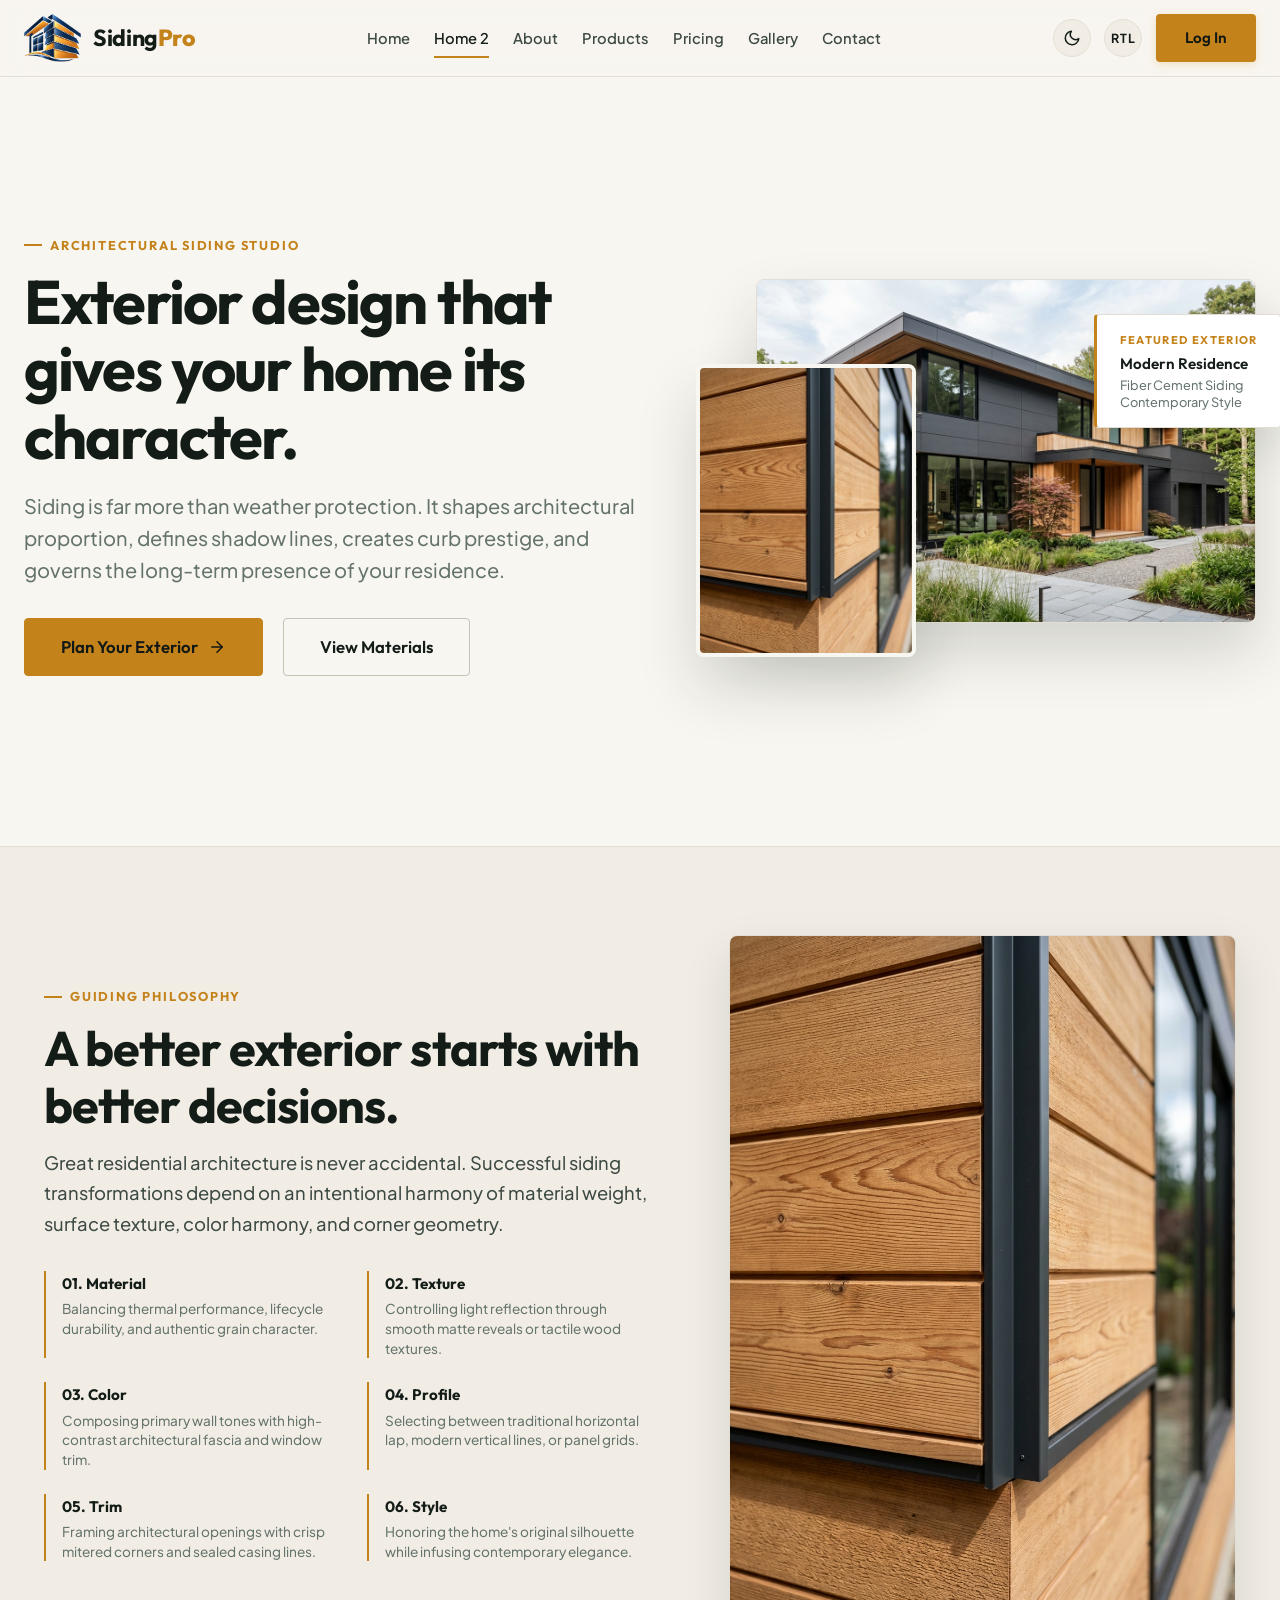
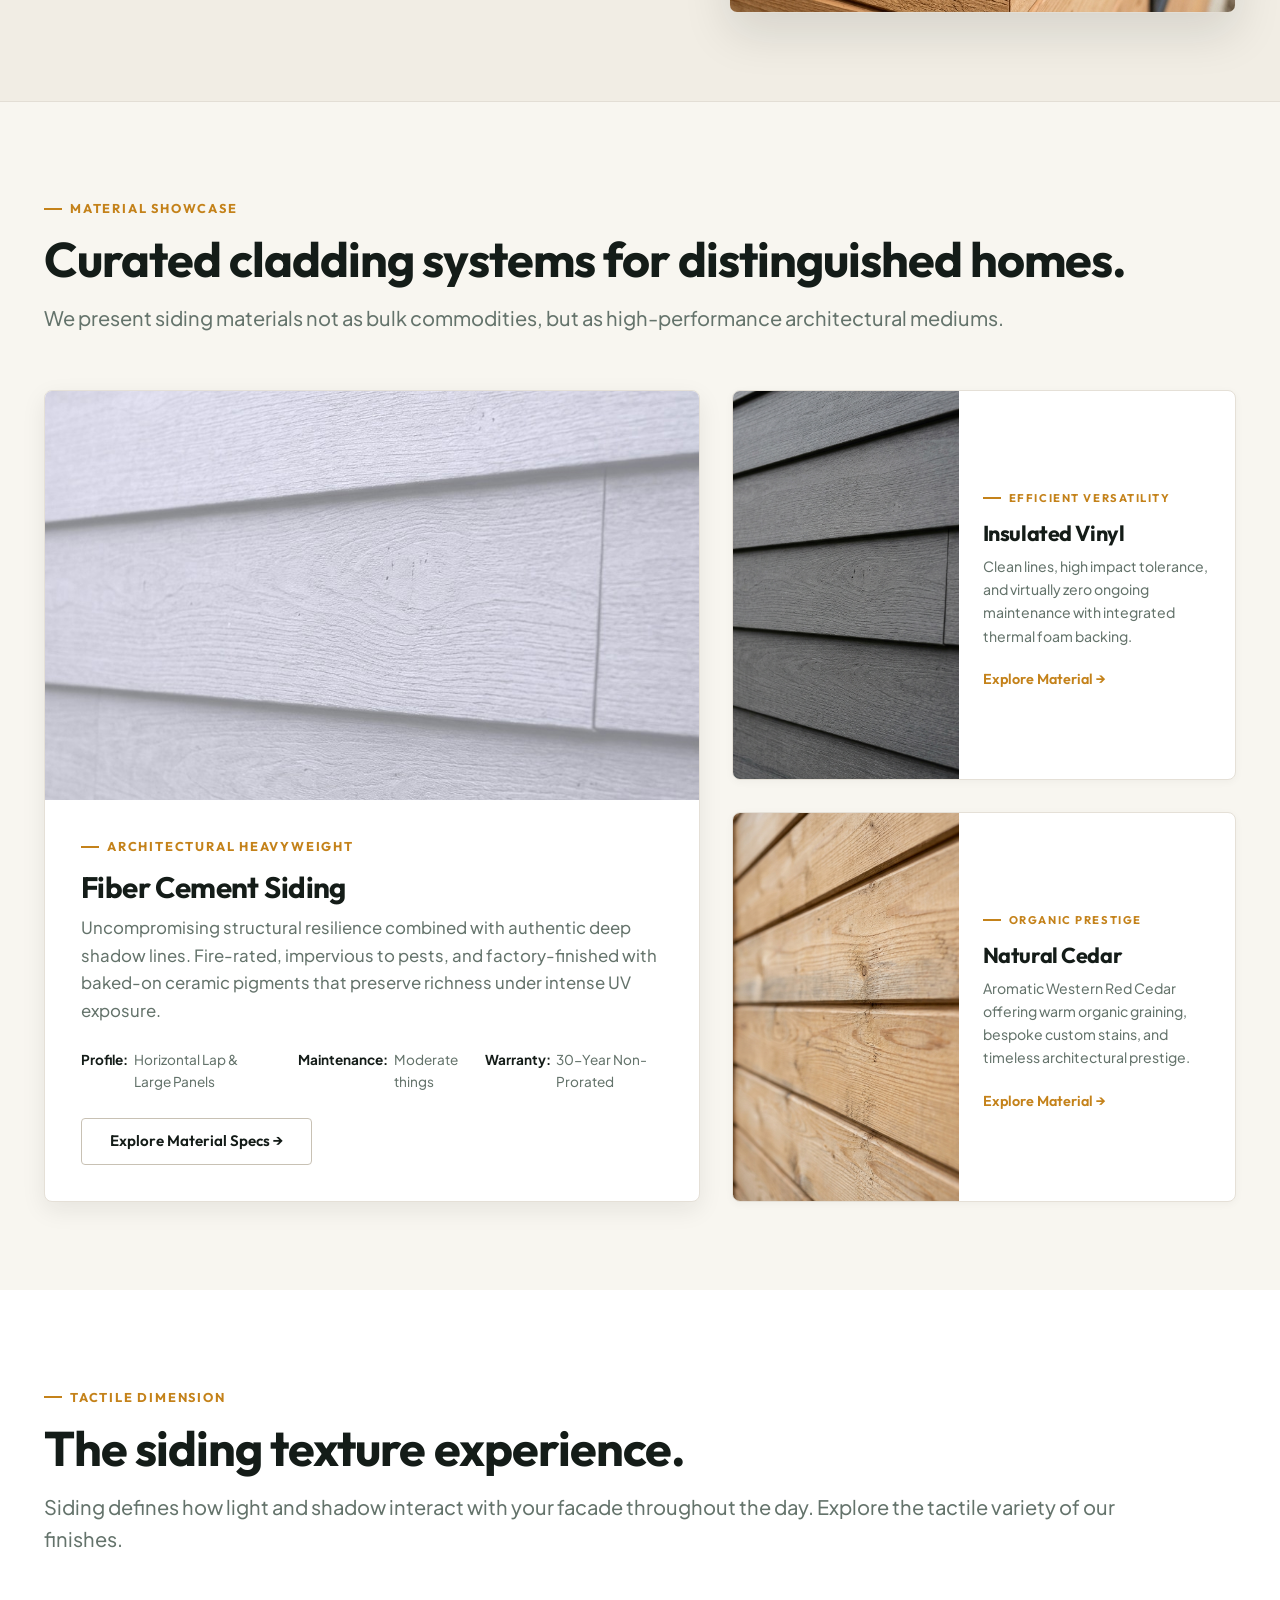
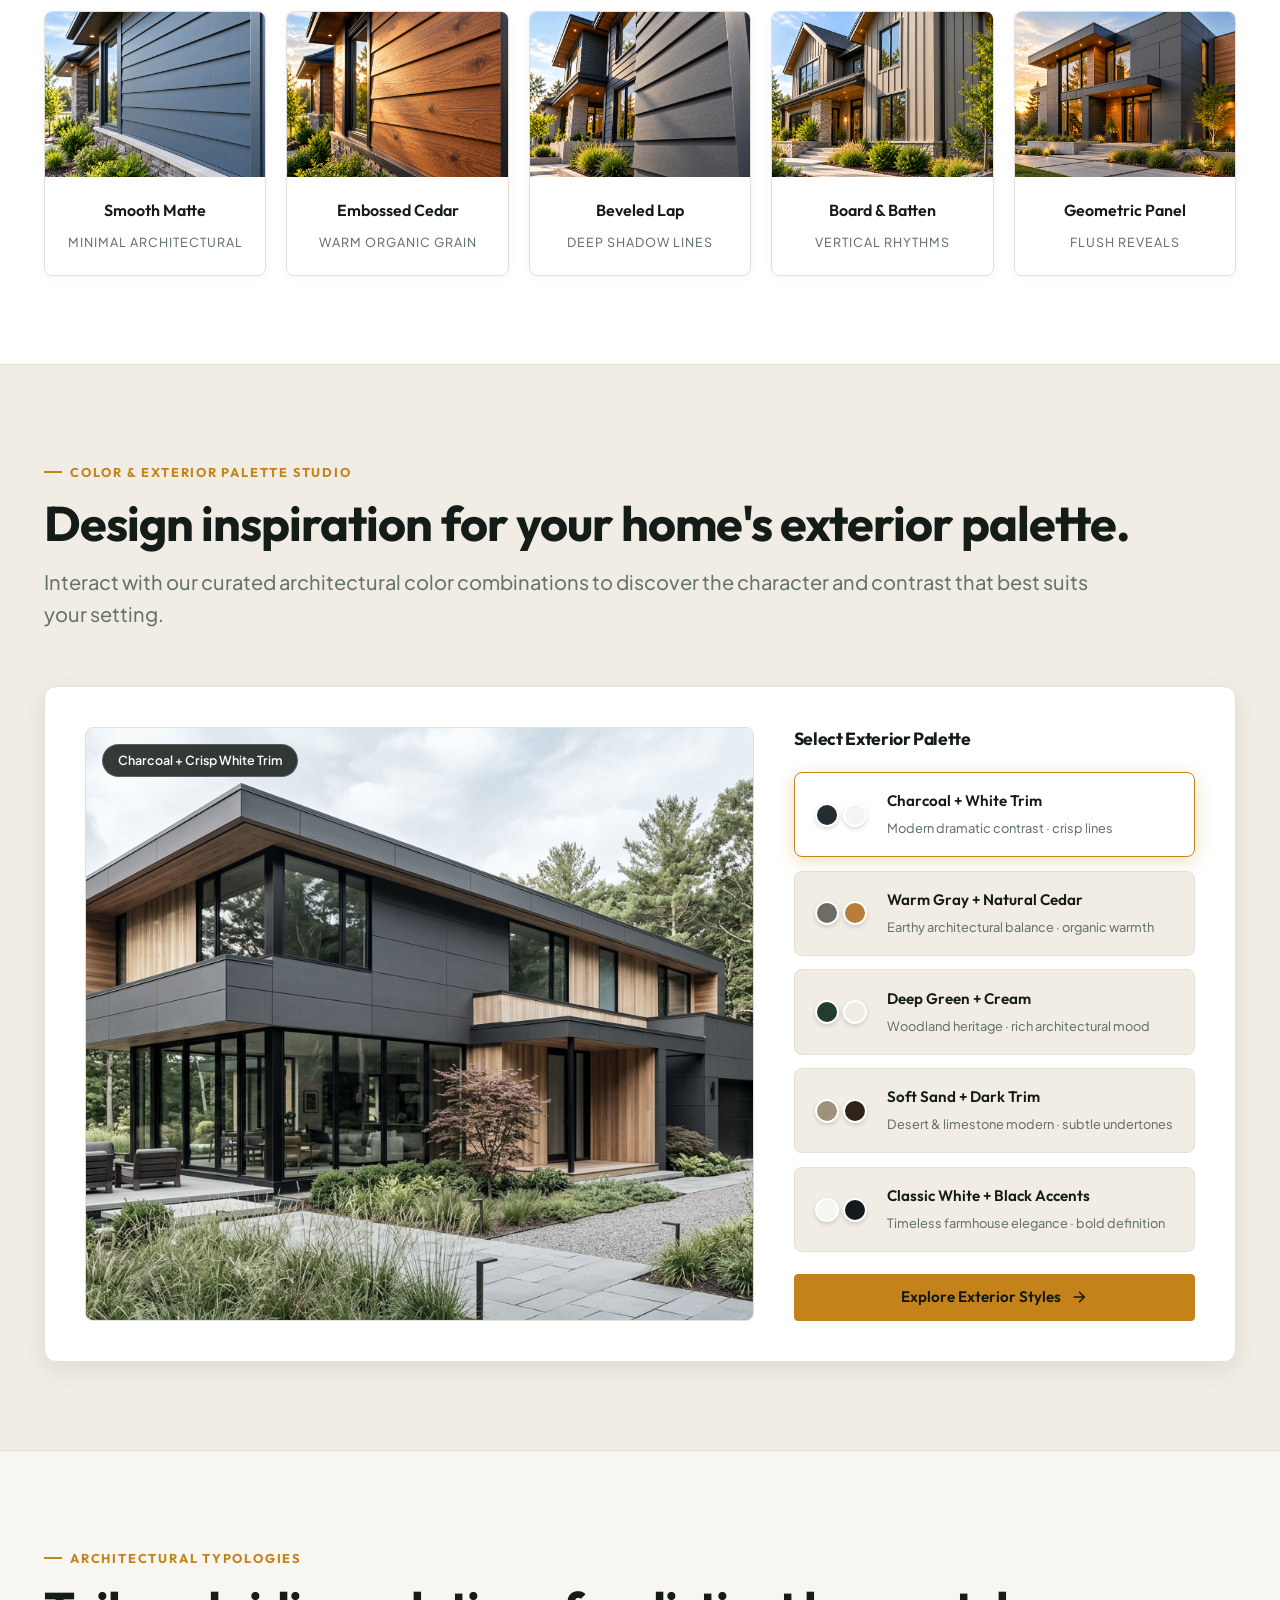
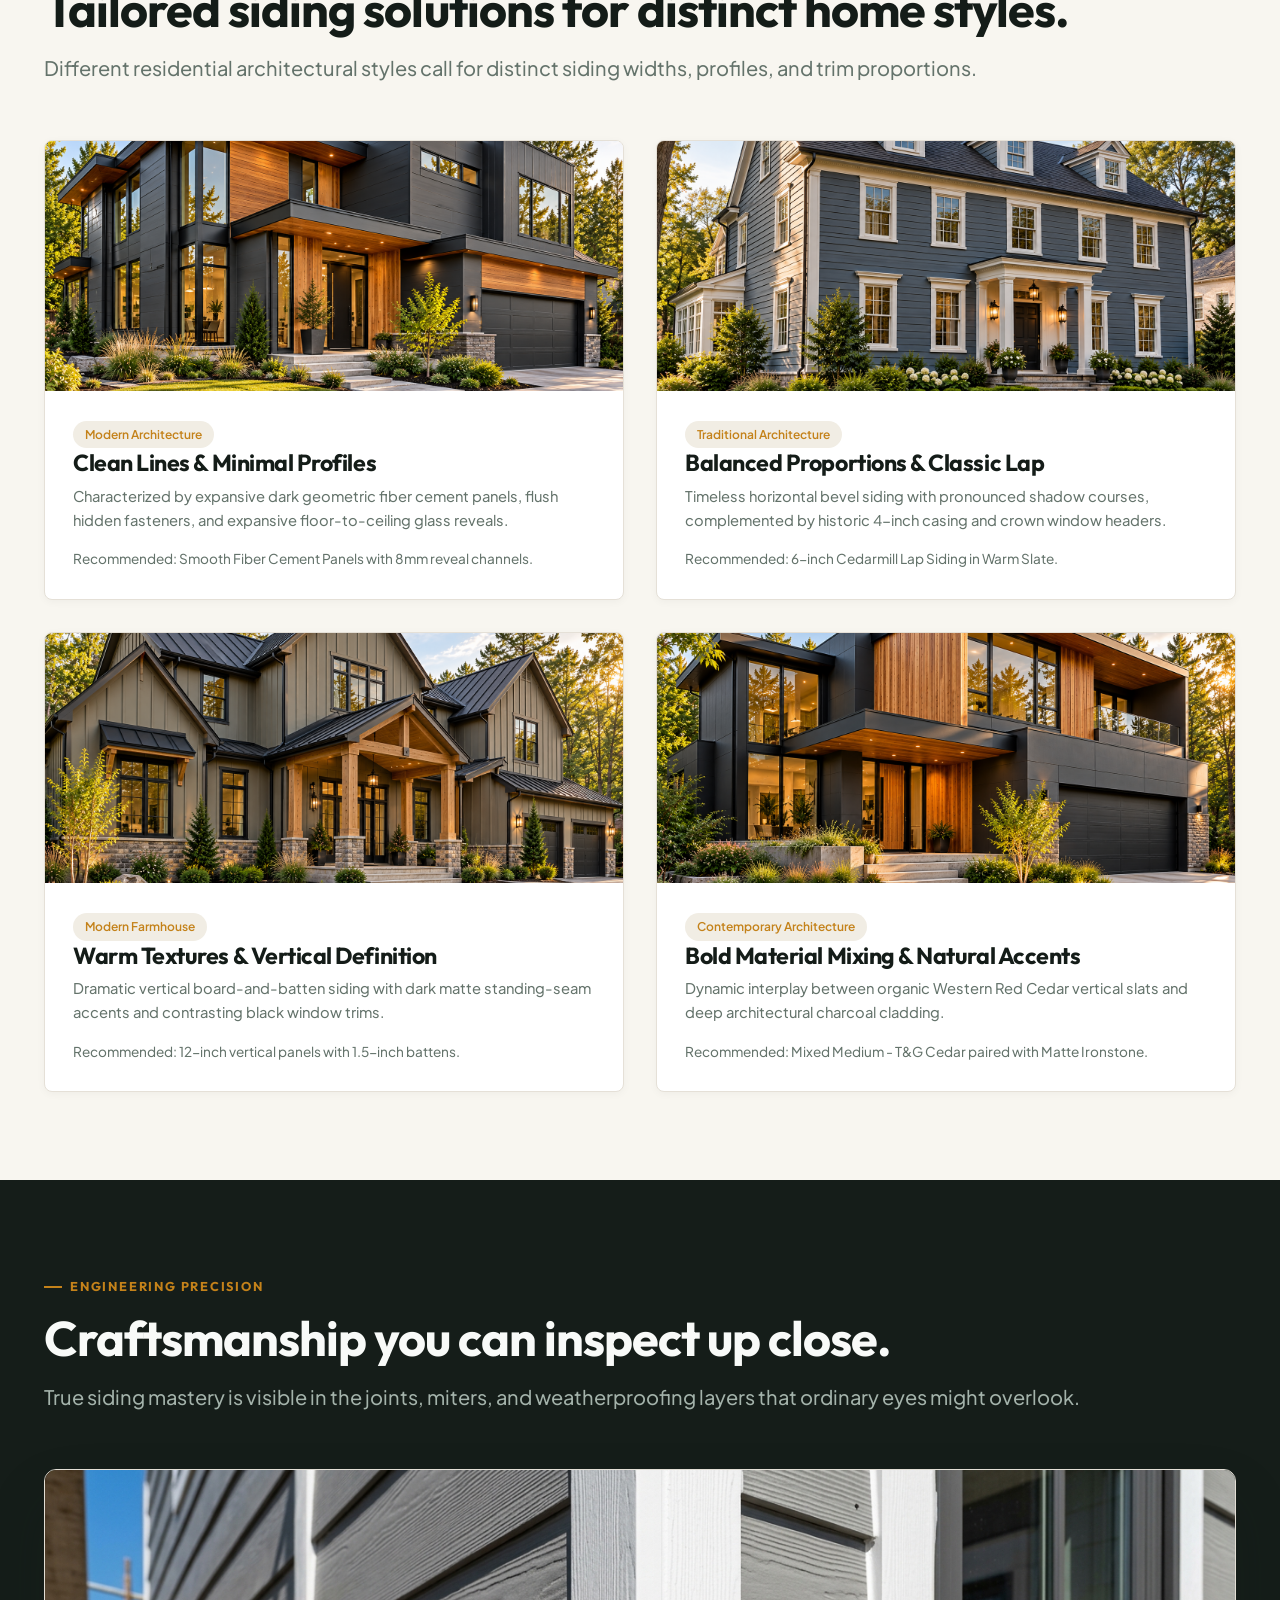
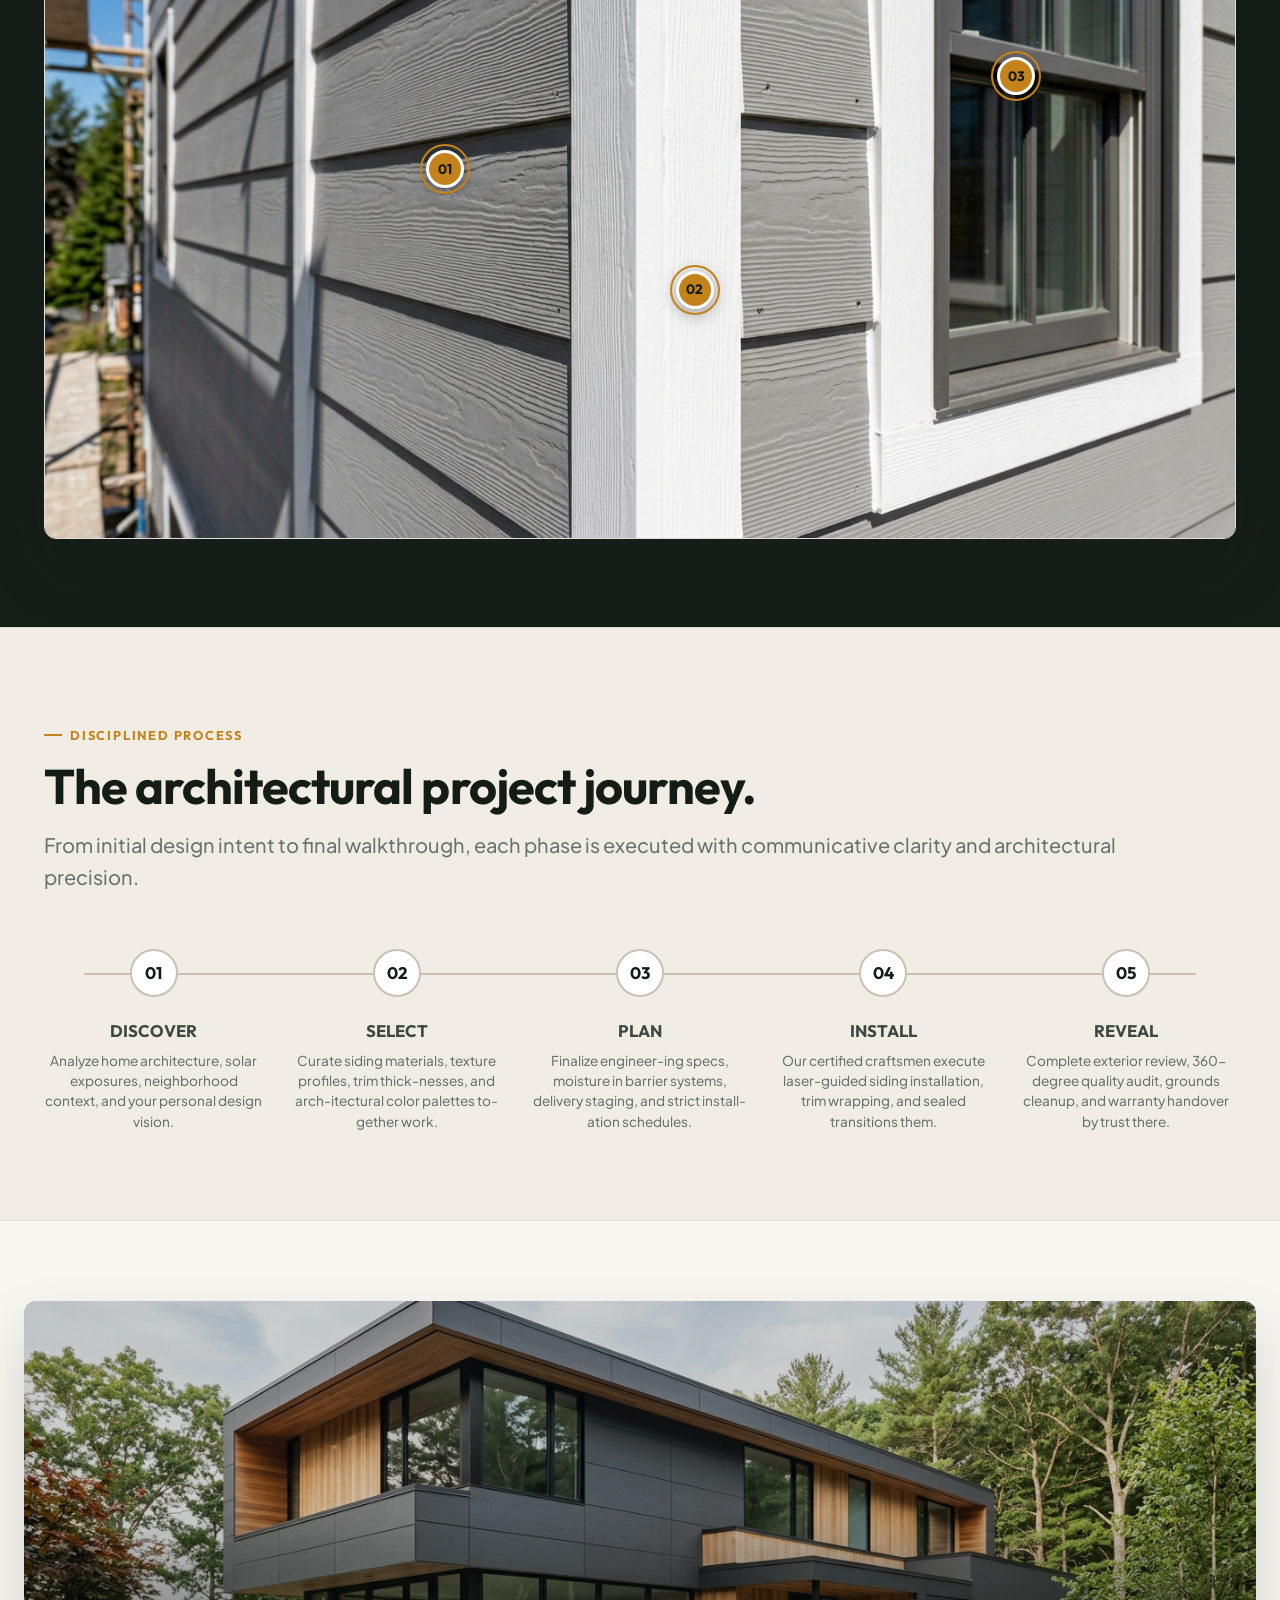
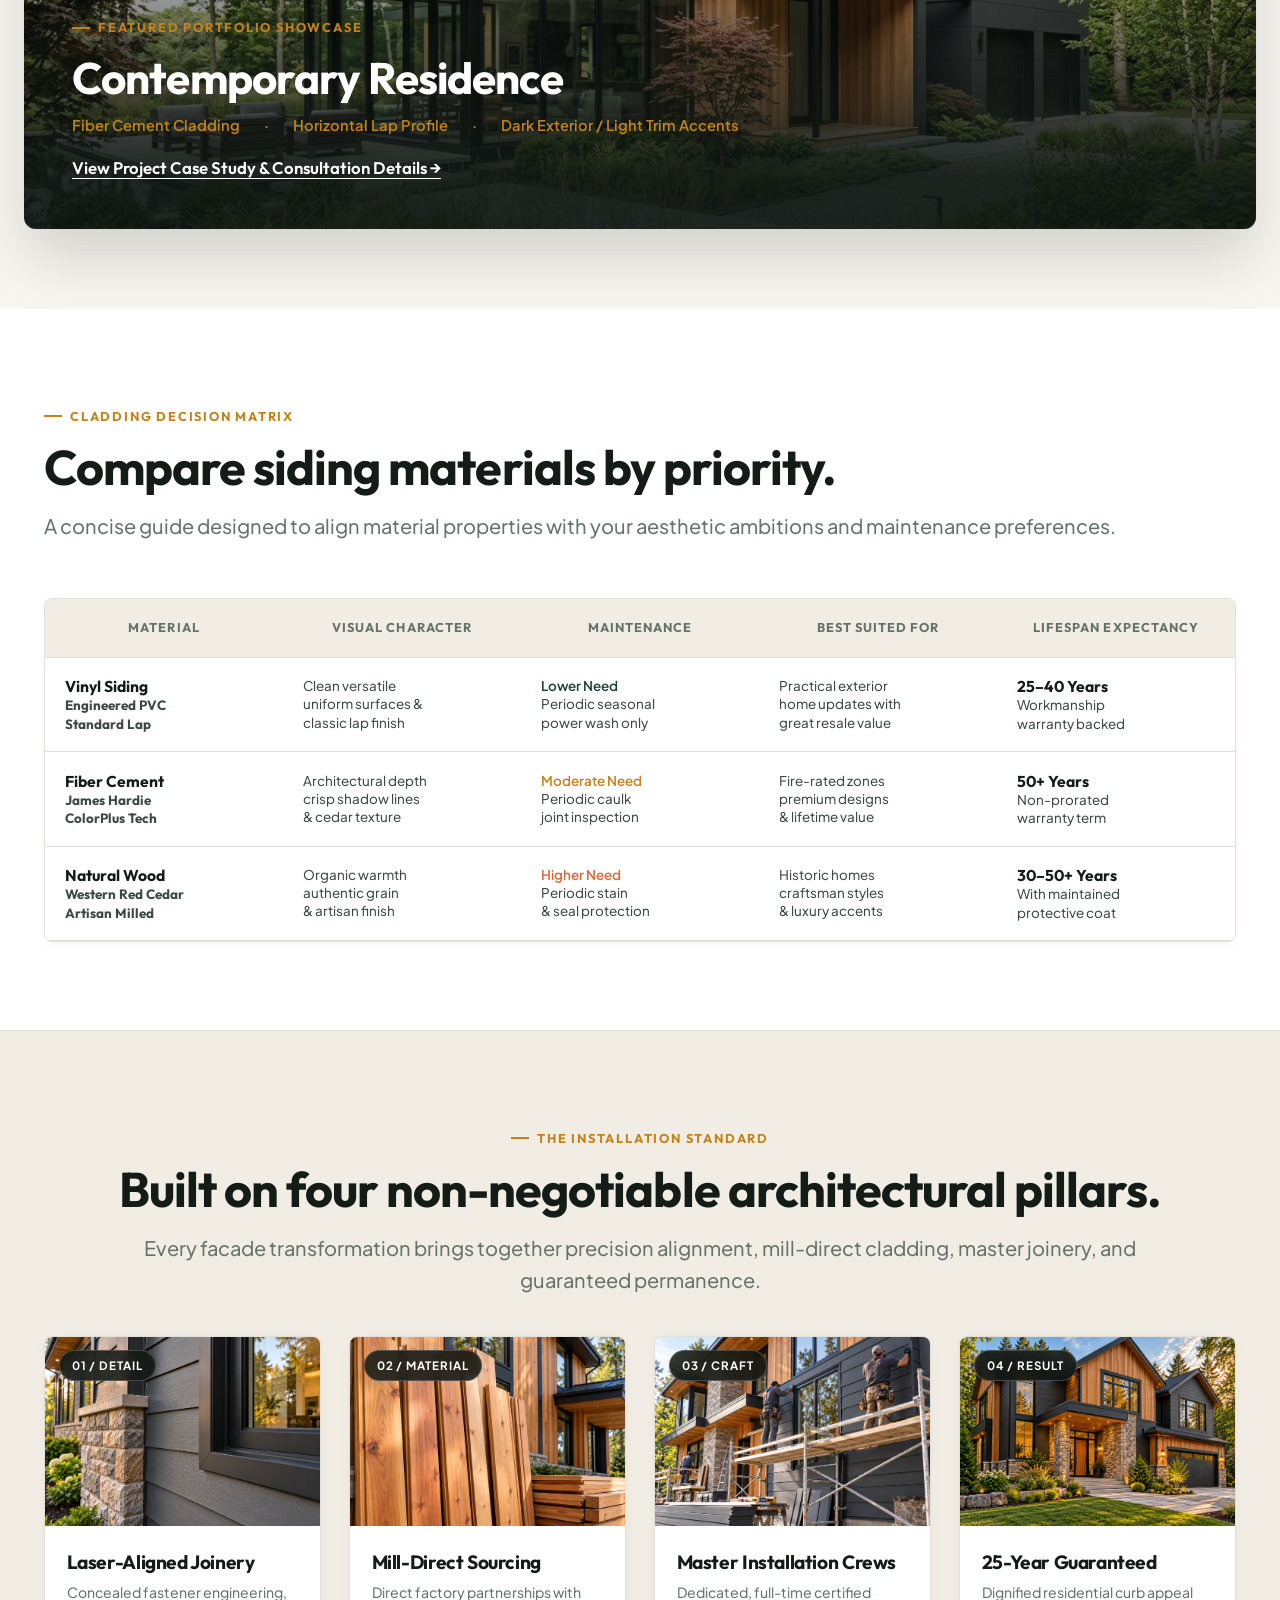
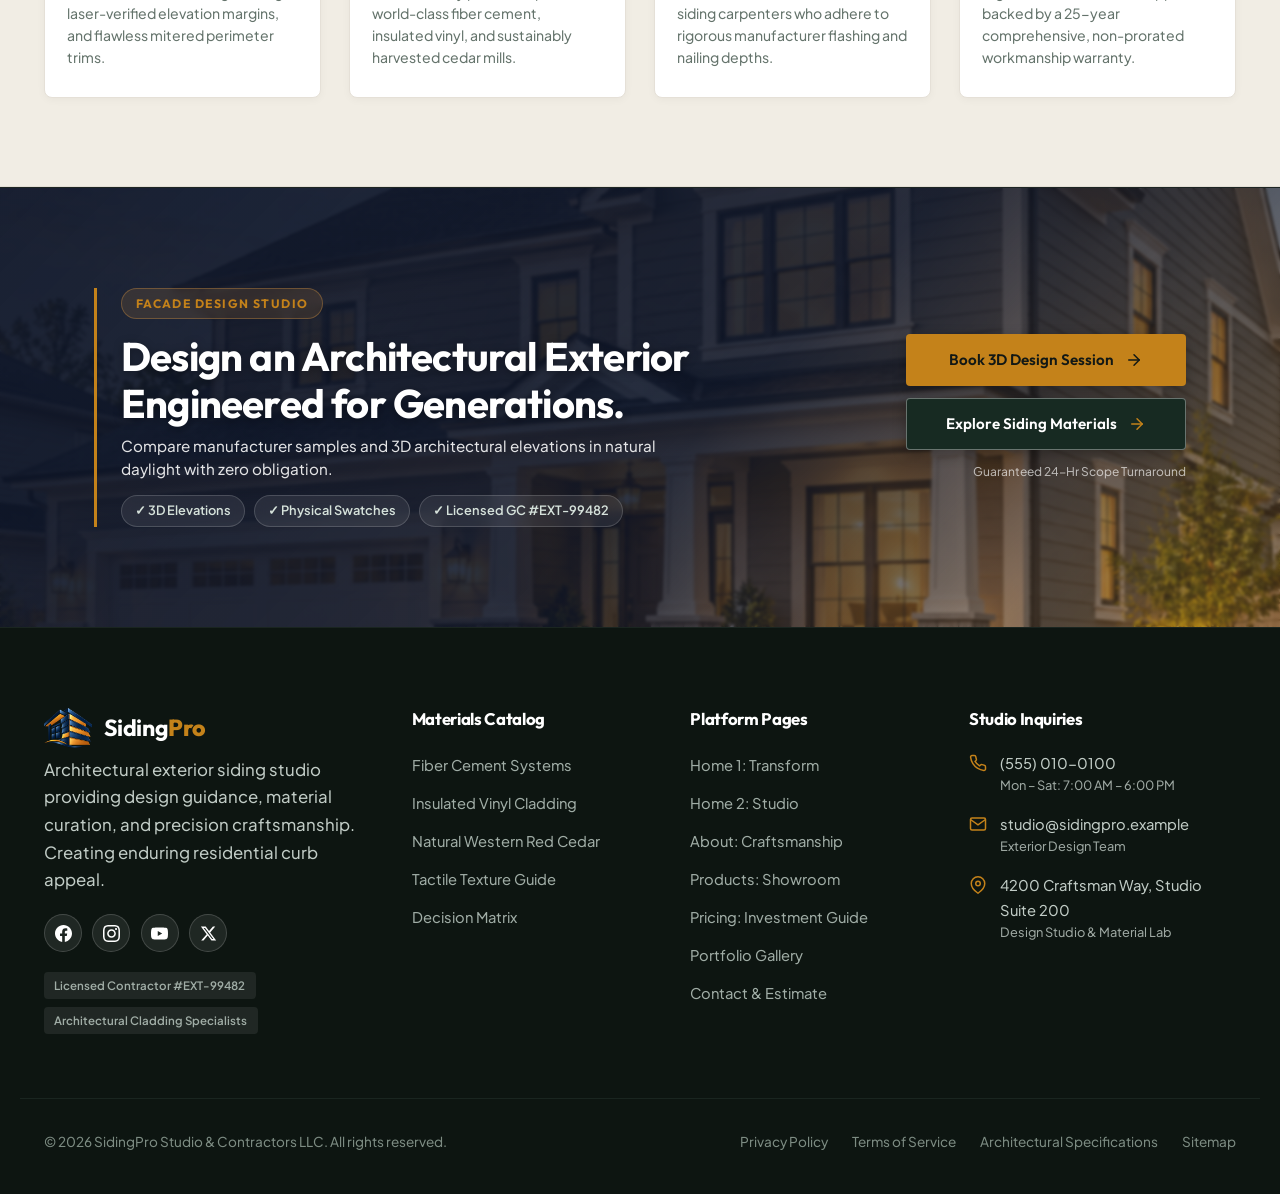
<file: home2.html>
<!DOCTYPE html>
<html lang="en" dir="ltr" data-theme="light">
<head>
  <meta charset="utf-8">
  <meta name="viewport" content="width=device-width, initial-scale=1">
  <title>SidingPro Studio | Architectural Exterior Siding &amp; Materials</title>
  <meta name="description" content="Explore residential exterior architecture through the lens of siding design, material textures, exterior color harmonies, and meticulous craftsmanship.">
  <!-- Favicon -->
  <link rel="icon" type="image/png" href="images/Logo.png">
  <link rel="stylesheet" href="style.css">
</head>
<body>

  <!-- Global Header Navigation -->
  <header class="site-header">
    <div class="container-wide header-container">
      <a href="home2.html" class="site-logo" aria-label="SidingPro Studio Home">
        <img src="images/Logo.png" alt="SidingPro Logo" class="site-logo-img">
        <span class="site-logo-text">Siding<b>Pro</b></span>
      </a>

      <!-- Standardized Main Navigation Links -->
      <nav class="main-nav" id="mainNav" aria-label="Main Navigation">
        <a href="index.html" class="nav-link">Home</a>
        <a href="home2.html" class="nav-link active" aria-current="page">Home 2</a>
        <a href="about.html" class="nav-link">About</a>
        <a href="products.html" class="nav-link">Products</a>
        <a href="pricing.html" class="nav-link">Pricing</a>
        <a href="gallery.html" class="nav-link">Gallery</a>
        <a href="contact.html" class="nav-link">Contact</a>
      </nav>

      <!-- Header Controls: Theme & Direction (Desktop) -> Login -> Mobile Menu -->
      <div class="header-actions">
        <!-- Theme Toggle with SVG Icons (Desktop) -->
        <button type="button" class="icon-ctrl-btn theme-toggle desktop-only-ctrl" aria-label="Toggle theme">
          <svg class="icon-moon" width="18" height="18" viewBox="0 0 24 24" fill="none" stroke="currentColor" stroke-width="2" stroke-linecap="round" stroke-linejoin="round" aria-hidden="true">
            <path d="M21 12.79A9 9 0 1 1 11.21 3 7 7 0 0 0 21 12.79z"></path>
          </svg>
          <svg class="icon-sun" style="display:none;" width="18" height="18" viewBox="0 0 24 24" fill="none" stroke="currentColor" stroke-width="2" stroke-linecap="round" stroke-linejoin="round" aria-hidden="true">
            <circle cx="12" cy="12" r="5"></circle>
            <line x1="12" y1="1" x2="12" y2="3"></line>
            <line x1="12" y1="21" x2="12" y2="23"></line>
            <line x1="4.22" y1="4.22" x2="5.64" y2="5.64"></line>
            <line x1="18.36" y1="18.36" x2="19.78" y2="19.78"></line>
            <line x1="1" y1="12" x2="3" y2="12"></line>
            <line x1="21" y1="12" x2="23" y2="12"></line>
            <line x1="4.22" y1="19.78" x2="5.64" y2="18.36"></line>
            <line x1="18.36" y1="5.64" x2="19.78" y2="4.22"></line>
          </svg>
        </button>

        <!-- Direction Toggle (RTL / LTR) (Desktop) -->
        <button type="button" class="icon-ctrl-btn dir-toggle desktop-only-ctrl" aria-label="Toggle text direction LTR/RTL">
          <span class="dir-toggle-text">RTL</span>
        </button>

        <!-- Auth Controls: Direct Log In Link -->
        <a href="login.html" class="btn btn-login">
          <span>Log In</span>
        </a>

        <!-- Mobile Menu Hamburger -->
        <button type="button" class="mobile-menu-btn" aria-label="Open mobile navigation" aria-expanded="false" aria-controls="mobileDrawer">
          <span></span>
          <span></span>
          <span></span>
        </button>
      </div>
    </div>
  </header>

  <main id="top">
    <!-- =========================================================================
         1. HERO — ASYMMETRIC ARCHITECTURAL EDITORIAL COMPOSITION
         ========================================================================= -->
    <section class="h2-hero">
      <div class="container-wide h2-hero-grid">
        <div class="h2-hero-content rv">
          <span class="eyebrow">Architectural Siding Studio</span>
          <h1 class="h2-hero-headline">Exterior design that gives your home its character.</h1>
          <p class="h2-hero-sub">
            Siding is far more than weather protection. It shapes architectural proportion, defines shadow lines, creates curb prestige, and governs the long-term presence of your residence.
          </p>
          <div class="h2-hero-actions">
            <a href="#consultation" class="btn btn-primary btn-lg">
              <span>Plan Your Exterior</span>
              <svg class="arrow-icon" viewBox="0 0 24 24" fill="none" stroke="currentColor" stroke-width="2" stroke-linecap="round" stroke-linejoin="round"><line x1="5" y1="12" x2="19" y2="12"></line><polyline points="12 5 19 12 12 19"></polyline></svg>
            </a>
            <a href="#materials-editorial" class="btn btn-outline btn-lg">
              <span>View Materials</span>
            </a>
          </div>
        </div>

        <!-- Asymmetric Visual Composition with Primary & Inset Secondary -->
        <div class="h2-hero-visuals rv rv-delay-1">
          <div class="h2-hero-primary-img">
            <img src="images/arch_hero.jpg" alt="Modern luxury architectural home with dark fiber cement panels and natural cedar accents">
          </div>

          <div class="h2-hero-secondary-img">
            <img src="images/arch_detail.jpg" alt="Architectural close-up of precise wood grain siding flush with dark trim">
          </div>

          <!-- Floating Project Indicator -->
          <aside class="h2-hero-indicator" aria-label="Featured architectural project info">
            <span class="h2-indicator-label">Featured Exterior</span>
            <div class="h2-indicator-title">Modern Residence</div>
            <div class="h2-indicator-spec">Fiber Cement Siding<br>Contemporary Style</div>
          </aside>
        </div>
      </div>
    </section>

    <!-- =========================================================================
         2. DESIGN PHILOSOPHY SECTION
         ========================================================================= -->
    <section class="section section-alt" id="philosophy">
      <div class="container philosophy-grid">
        <div class="philosophy-content rv">
          <span class="eyebrow">Guiding Philosophy</span>
          <h2 class="section-title">A better exterior starts with better decisions.</h2>
          <p class="philosophy-lead section-sub">
            Great residential architecture is never accidental. Successful siding transformations depend on an intentional harmony of material weight, surface texture, color harmony, and corner geometry.
          </p>

          <!-- 6 Decision Pillars (Editorial Layout, not generic icons) -->
          <div class="decision-pillars">
            <div class="pillar-item">
              <span class="pillar-name">01. Material</span>
              <p class="pillar-desc">Balancing thermal performance, lifecycle durability, and authentic grain character.</p>
            </div>
            <div class="pillar-item">
              <span class="pillar-name">02. Texture</span>
              <p class="pillar-desc">Controlling light reflection through smooth matte reveals or tactile wood textures.</p>
            </div>
            <div class="pillar-item">
              <span class="pillar-name">03. Color</span>
              <p class="pillar-desc">Composing primary wall tones with high-contrast architectural fascia and window trim.</p>
            </div>
            <div class="pillar-item">
              <span class="pillar-name">04. Profile</span>
              <p class="pillar-desc">Selecting between traditional horizontal lap, modern vertical lines, or panel grids.</p>
            </div>
            <div class="pillar-item">
              <span class="pillar-name">05. Trim</span>
              <p class="pillar-desc">Framing architectural openings with crisp mitered corners and sealed casing lines.</p>
            </div>
            <div class="pillar-item">
              <span class="pillar-name">06. Style</span>
              <p class="pillar-desc">Honoring the home's original silhouette while infusing contemporary elegance.</p>
            </div>
          </div>
        </div>

        <div class="philosophy-image-wrap rv rv-delay-1">
          <img src="images/arch_detail.jpg" alt="Close-up architectural detail of exterior siding craftsmanship" loading="lazy">
        </div>
      </div>
    </section>

    <!-- =========================================================================
         3. MATERIALS AS AN EDITORIAL SHOWCASE (Uneven Catalog Layout)
         ========================================================================= -->
    <section class="section" id="materials-editorial">
      <div class="container">
        <div class="section-header rv">
          <span class="eyebrow">Material Showcase</span>
          <h2>Curated cladding systems for distinguished homes.</h2>
          <p>We present siding materials not as bulk commodities, but as high-performance architectural mediums.</p>
        </div>

        <div class="materials-editorial">
          <!-- Featured Large Material Panel: Fiber Cement -->
          <article class="mat-lead-panel rv">
            <div class="mat-lead-img">
              <img src="images/material_light_gray.jpg" alt="Architectural Fiber Cement Cladding" loading="lazy">
            </div>
            <div class="mat-lead-body">
              <span class="eyebrow">Architectural Heavyweight</span>
              <h3>Fiber Cement Siding</h3>
              <p>
                Uncompromising structural resilience combined with authentic deep shadow lines. Fire-rated, impervious to pests, and factory-finished with baked-on ceramic pigments that preserve richness under intense UV exposure.
              </p>
              <div class="mat-lead-specs">
                <div class="mat-lead-spec-item">
                  <span class="spec-label">Profile:</span>
                  <span class="spec-value">Horizontal Lap &amp; Large Panels</span>
                </div>
                <div class="mat-lead-spec-item">
                  <span class="spec-label">Maintenance:</span>
                  <span class="spec-value">Moderate things</span>
                </div>
                <div class="mat-lead-spec-item">
                  <span class="spec-label">Warranty:</span>
                  <span class="spec-value">30-Year Non-Prorated</span>
                </div>
              </div>
              <a href="#comparison" class="btn btn-outline" style="align-self:flex-start;">Explore Material Specs →</a>
            </div>
          </article>

          <!-- Side Stack: Vinyl & Natural Wood -->
          <div class="mat-side-stack">
            <!-- Vinyl -->
            <article class="mat-side-card rv rv-delay-1">
              <div class="card-thumb">
                <img src="images/material_charcoal.jpg" alt="Engineered Vinyl Cladding" loading="lazy">
              </div>
              <div class="card-text">
                <span class="eyebrow" style="font-size:0.7rem;">Efficient Versatility</span>
                <h4>Insulated Vinyl</h4>
                <p>Clean lines, high impact tolerance, and virtually zero ongoing maintenance with integrated thermal foam backing.</p>
                <a href="#comparison" class="card-link">Explore Material →</a>
              </div>
            </article>

            <!-- Natural Wood -->
            <article class="mat-side-card rv rv-delay-2">
              <div class="card-thumb">
                <img src="images/material_light_cedar.jpg" alt="Natural Western Red Cedar Siding" loading="lazy">
              </div>
              <div class="card-text">
                <span class="eyebrow" style="font-size:0.7rem;">Organic Prestige</span>
                <h4>Natural Cedar</h4>
                <p>Aromatic Western Red Cedar offering warm organic graining, bespoke custom stains, and timeless architectural prestige.</p>
                <a href="#comparison" class="card-link">Explore Material →</a>
              </div>
            </article>
          </div>
        </div>
      </div>
    </section>

    <!-- =========================================================================
         4. SIDING TEXTURE EXPERIENCE (Horizontal Tactile Strips)
         ========================================================================= -->
    <section class="section section-surface" id="textures">
      <div class="container">
        <div class="section-header rv">
          <span class="eyebrow">Tactile Dimension</span>
          <h2>The siding texture experience.</h2>
          <p>Siding defines how light and shadow interact with your facade throughout the day. Explore the tactile variety of our finishes.</p>
        </div>

        <div class="textures-grid">
          <!-- 1. Smooth Finish -->
          <div class="texture-card rv">
            <div class="texture-swatch">
              <img src="images/Home 2/0001.png" alt="Smooth finish siding texture" loading="lazy">
            </div>
            <div class="texture-info">
              <span class="texture-title">Smooth Matte</span>
              <span class="texture-sub">Minimal Architectural</span>
            </div>
          </div>

          <!-- 2. Wood-Grain Finish -->
          <div class="texture-card rv rv-delay-1">
            <div class="texture-swatch">
              <img src="images/Home 2/0002.png" alt="Deep wood grain texture" loading="lazy">
            </div>
            <div class="texture-info">
              <span class="texture-title">Embossed Cedar</span>
              <span class="texture-sub">Warm Organic Grain</span>
            </div>
          </div>

          <!-- 3. Traditional Lap Siding -->
          <div class="texture-card rv rv-delay-2">
            <div class="texture-swatch">
              <img src="images/Home 2/0003.png" alt="Traditional horizontal lap siding reveal" loading="lazy">
            </div>
            <div class="texture-info">
              <span class="texture-title">Beveled Lap</span>
              <span class="texture-sub">Deep Shadow Lines</span>
            </div>
          </div>

          <!-- 4. Vertical Board & Batten -->
          <div class="texture-card rv rv-delay-3">
            <div class="texture-swatch">
              <img src="images/Home 2/0004.png" alt="Vertical board and batten siding profile" loading="lazy">
            </div>
            <div class="texture-info">
              <span class="texture-title">Board &amp; Batten</span>
              <span class="texture-sub">Vertical Rhythms</span>
            </div>
          </div>

          <!-- 5. Contemporary Panel Siding -->
          <div class="texture-card rv rv-delay-4">
            <div class="texture-swatch">
              <img src="images/Home 2/0005.png" alt="Contemporary architectural panel siding" loading="lazy">
            </div>
            <div class="texture-info">
              <span class="texture-title">Geometric Panel</span>
              <span class="texture-sub">Flush Reveals</span>
            </div>
          </div>
        </div>
      </div>
    </section>

    <!-- =========================================================================
         5. COLOR & EXTERIOR STYLE STUDIO (Interactive Harmony Studio)
         ========================================================================= -->
    <section class="section section-alt" id="color-studio">
      <div class="container">
        <div class="section-header rv">
          <span class="eyebrow">Color &amp; Exterior Palette Studio</span>
          <h2>Design inspiration for your home's exterior palette.</h2>
          <p>Interact with our curated architectural color combinations to discover the character and contrast that best suits your setting.</p>
        </div>

        <div class="color-studio-wrap rv rv-delay-1">
          <!-- Architectural Canvas with Live Blend Overlay -->
          <div class="studio-canvas">
            <img src="images/arch_hero.jpg" alt="Curated residence exterior for color preview" id="studioImage">
            <div class="studio-canvas-overlay" id="studioColorOverlay" style="background-color:#2a3135;mix-blend-mode:color;opacity:0.45;"></div>
            <div class="studio-live-badge" id="studioBadge">Charcoal + Crisp White Trim</div>
          </div>

          <!-- Color Swatch Selector Panel -->
          <div class="swatch-selector-panel">
            <h4 style="font-size:1.1rem;margin-block-end:0.5rem;">Select Exterior Palette</h4>

            <!-- Swatch 1: Charcoal + White -->
            <button type="button" class="swatch-item-btn is-active" data-scheme="charcoal">
              <div class="swatch-chips">
                <span class="swatch-color-dot" style="background:#262d31;"></span>
                <span class="swatch-color-dot" style="background:#f4f5f3;"></span>
              </div>
              <div class="swatch-meta">
                <span class="swatch-name">Charcoal + White Trim</span>
                <span class="swatch-formula">Modern dramatic contrast · crisp lines</span>
              </div>
            </button>

            <!-- Swatch 2: Warm Gray + Natural Wood -->
            <button type="button" class="swatch-item-btn" data-scheme="warmgray">
              <div class="swatch-chips">
                <span class="swatch-color-dot" style="background:#706b63;"></span>
                <span class="swatch-color-dot" style="background:#b87d3b;"></span>
              </div>
              <div class="swatch-meta">
                <span class="swatch-name">Warm Gray + Natural Cedar</span>
                <span class="swatch-formula">Earthy architectural balance · organic warmth</span>
              </div>
            </button>

            <!-- Swatch 3: Deep Green + Cream -->
            <button type="button" class="swatch-item-btn" data-scheme="deepgreen">
              <div class="swatch-chips">
                <span class="swatch-color-dot" style="background:#223c2e;"></span>
                <span class="swatch-color-dot" style="background:#f0ece1;"></span>
              </div>
              <div class="swatch-meta">
                <span class="swatch-name">Deep Green + Cream</span>
                <span class="swatch-formula">Woodland heritage · rich architectural mood</span>
              </div>
            </button>

            <!-- Swatch 4: Soft Sand + Dark Bronze -->
            <button type="button" class="swatch-item-btn" data-scheme="softsand">
              <div class="swatch-chips">
                <span class="swatch-color-dot" style="background:#9f917b;"></span>
                <span class="swatch-color-dot" style="background:#2e241c;"></span>
              </div>
              <div class="swatch-meta">
                <span class="swatch-name">Soft Sand + Dark Trim</span>
                <span class="swatch-formula">Desert &amp; limestone modern · subtle undertones</span>
              </div>
            </button>

            <!-- Swatch 5: Classic White + Black Accents -->
            <button type="button" class="swatch-item-btn" data-scheme="classicwhite">
              <div class="swatch-chips">
                <span class="swatch-color-dot" style="background:#f5f6f2;"></span>
                <span class="swatch-color-dot" style="background:#16191b;"></span>
              </div>
              <div class="swatch-meta">
                <span class="swatch-name">Classic White + Black Accents</span>
                <span class="swatch-formula">Timeless farmhouse elegance · bold definition</span>
              </div>
            </button>

            <a href="#consultation" class="btn btn-primary" style="margin-block-start:0.5rem;">
              <span>Explore Exterior Styles</span>
              <svg class="arrow-icon" viewBox="0 0 24 24" fill="none" stroke="currentColor" stroke-width="2"><line x1="5" y1="12" x2="19" y2="12"></line><polyline points="12 5 19 12 12 19"></polyline></svg>
            </a>
          </div>
        </div>
      </div>
    </section>

    <!-- =========================================================================
         6. ARCHITECTURAL STYLES SECTION (Magazine / Editorial Layout)
         ========================================================================= -->
    <section class="section" id="styles">
      <div class="container">
        <div class="section-header rv">
          <span class="eyebrow">Architectural Typologies</span>
          <h2>Tailored siding solutions for distinct home styles.</h2>
          <p>Different residential architectural styles call for distinct siding widths, profiles, and trim proportions.</p>
        </div>

        <div class="arch-styles-grid">
          <!-- 1. Modern -->
          <article class="style-editorial-card rv">
            <div class="style-card-image">
              <img src="images/Home 2/1.png" alt="Modern residential exterior with minimalist siding" loading="lazy">
            </div>
            <div class="style-card-content">
              <span class="style-tag-pill">Modern Architecture</span>
              <h3>Clean Lines &amp; Minimal Profiles</h3>
              <p>Characterized by expansive dark geometric fiber cement panels, flush hidden fasteners, and expansive floor-to-ceiling glass reveals.</p>
              <div style="font-size:0.85rem;color:var(--text-muted);">Recommended: Smooth Fiber Cement Panels with 8mm reveal channels.</div>
            </div>
          </article>

          <!-- 2. Traditional -->
          <article class="style-editorial-card rv rv-delay-1">
            <div class="style-card-image">
              <img src="images/Home 2/2.png" alt="Traditional home with horizontal lap siding" loading="lazy">
            </div>
            <div class="style-card-content">
              <span class="style-tag-pill">Traditional Architecture</span>
              <h3>Balanced Proportions &amp; Classic Lap</h3>
              <p>Timeless horizontal bevel siding with pronounced shadow courses, complemented by historic 4-inch casing and crown window headers.</p>
              <div style="font-size:0.85rem;color:var(--text-muted);">Recommended: 6-inch Cedarmill Lap Siding in Warm Slate.</div>
            </div>
          </article>

          <!-- 3. Farmhouse -->
          <article class="style-editorial-card rv rv-delay-2">
            <div class="style-card-image">
              <img src="images/Home 2/3.png" alt="Modern Farmhouse with vertical board and batten siding" loading="lazy">
            </div>
            <div class="style-card-content">
              <span class="style-tag-pill">Modern Farmhouse</span>
              <h3>Warm Textures &amp; Vertical Definition</h3>
              <p>Dramatic vertical board-and-batten siding with dark matte standing-seam accents and contrasting black window trims.</p>
              <div style="font-size:0.85rem;color:var(--text-muted);">Recommended: 12-inch vertical panels with 1.5-inch battens.</div>
            </div>
          </article>

          <!-- 4. Contemporary -->
          <article class="style-editorial-card rv rv-delay-3">
            <div class="style-card-image">
              <img src="images/Home 2/4.png" alt="Contemporary home with mixed natural wood and dark siding" loading="lazy">
            </div>
            <div class="style-card-content">
              <span class="style-tag-pill">Contemporary Architecture</span>
              <h3>Bold Material Mixing &amp; Natural Accents</h3>
              <p>Dynamic interplay between organic Western Red Cedar vertical slats and deep architectural charcoal cladding.</p>
              <div style="font-size:0.85rem;color:var(--text-muted);">Recommended: Mixed Medium - T&amp;G Cedar paired with Matte Ironstone.</div>
            </div>
          </article>
        </div>
      </div>
    </section>

    <!-- =========================================================================
         7. CRAFTSMANSHIP DETAIL SECTION (Close-up Story & Hotspots)
         ========================================================================= -->
    <section class="section section-dark" id="craftsmanship">
      <div class="container">
        <div class="section-header rv">
          <span class="eyebrow" style="color:var(--brand-accent);">Engineering Precision</span>
          <h2>Craftsmanship you can inspect up close.</h2>
          <p style="color:#a4b3ab;">True siding mastery is visible in the joints, miters, and weatherproofing layers that ordinary eyes might overlook.</p>
        </div>

        <div class="craftsmanship-stage rv rv-delay-1">
          <img src="images/craftsmanship.jpg" alt="Macro detail of exterior siding installation with precise trim alignment">

          <!-- Hotspot 1: Precise Alignment -->
          <div class="craft-hotspot hotspot-1">
            <button type="button" class="craft-hotspot-pin" aria-label="Inspect 01: Precise Alignment">01</button>
            <div class="craft-popover">
              <div class="craft-popover-title">01 — Precise Alignment</div>
              <p class="craft-popover-text">Every course is measured with digital laser levels across the entire facade, guaranteeing millimeter-accurate continuous sightlines.</p>
            </div>
          </div>

          <!-- Hotspot 2: Clean Trim Work -->
          <div class="craft-hotspot hotspot-2">
            <button type="button" class="craft-hotspot-pin" aria-label="Inspect 02: Clean Trim Work">02</button>
            <div class="craft-popover">
              <div class="craft-popover-title">02 — Clean Trim Work</div>
              <p class="craft-popover-text">Mitered outside corners, sealed architectural window casings, and color-matched factory touch-up for seamless aesthetic transitions.</p>
            </div>
          </div>

          <!-- Hotspot 3: Consistent Finish -->
          <div class="craft-hotspot hotspot-3">
            <button type="button" class="craft-hotspot-pin" aria-label="Inspect 03: Consistent Finish">03</button>
            <div class="craft-popover">
              <div class="craft-popover-title">03 — Consistent Finish</div>
              <p class="craft-popover-text">Concealed stainless-steel corrosion-proof fasteners and calibrated expansion gaps to accommodate thermal seasonal movement.</p>
            </div>
          </div>
        </div>
      </div>
    </section>

    <!-- =========================================================================
         8. PROJECT JOURNEY (Architectural Timeline)
         ========================================================================= -->
    <section class="section section-alt" id="journey">
      <div class="container">
        <div class="section-header rv">
          <span class="eyebrow">Disciplined Process</span>
          <h2>The architectural project journey.</h2>
          <p>From initial design intent to final walkthrough, each phase is executed with communicative clarity and architectural precision.</p>
        </div>

        <div class="timeline-architectural rv rv-delay-1">
          <!-- Step 1 -->
          <div class="timeline-node">
            <div class="timeline-dot">01</div>
            <div class="timeline-content">
              <div class="timeline-title">Discover</div>
              <p class="timeline-desc">Analyze home architecture, solar exposures, neighborhood context, and your personal design vision.</p>
            </div>
          </div>

          <!-- Step 2 -->
          <div class="timeline-node">
            <div class="timeline-dot">02</div>
            <div class="timeline-content">
              <div class="timeline-title">Select</div>
              <p class="timeline-desc">Curate siding materials, texture profiles, trim thick-nesses, and arch-itectural color palettes to-gether work.</p>
            </div>
          </div>

          <!-- Step 3 -->
          <div class="timeline-node">
            <div class="timeline-dot">03</div>
            <div class="timeline-content">
              <div class="timeline-title">Plan</div>
              <p class="timeline-desc">Finalize engineer-ing specs, moisture in barrier systems, delivery staging, and strict install-ation schedules.</p>
            </div>
          </div>

          <!-- Step 4 -->
          <div class="timeline-node">
            <div class="timeline-dot">04</div>
            <div class="timeline-content">
              <div class="timeline-title">Install</div>
              <p class="timeline-desc">Our certified craftsmen execute laser-guided siding installation, trim wrapping, and sealed transitions them.</p>
            </div>
          </div>

          <!-- Step 5 -->
          <div class="timeline-node">
            <div class="timeline-dot">05</div>
            <div class="timeline-content">
              <div class="timeline-title">Reveal</div>
              <p class="timeline-desc">Complete exterior review, 360-degree quality audit, grounds cleanup, and warranty handover by trust there.</p>
            </div>
          </div>
        </div>
      </div>
    </section>

    <!-- =========================================================================
         9. FEATURED ARCHITECTURE (Immersive Panoramic Showcase)
         ========================================================================= -->
    <section class="section" id="featured-showcase" style="padding-block:2rem 5rem;">
      <div class="container-wide"> 
        <div class="featured-arch-hero rv">
          <img src="images/arch_hero.jpg" alt="Full width architectural residence showcase" loading="lazy">
          <div class="featured-arch-overlay">
            <div class="featured-arch-caption">
              <span class="eyebrow" style="color:var(--brand-accent);">Featured Portfolio Showcase</span>
              <h3>Contemporary Residence</h3>
              <div class="featured-arch-specs">
                <span>Fiber Cement Cladding</span>
                <span>·</span>
                <span>Horizontal Lap Profile</span>
                <span>·</span>
                <span>Dark Exterior / Light Trim Accents</span>
              </div>
              <a href="#consultation" class="featured-arch-link">
                <span>View Project Case Study &amp; Consultation Details →</span>
              </a>
            </div>
          </div>
        </div>
      </div>
    </section>

    <!-- =========================================================================
         10. MATERIAL COMPARISON SECTION (Decision Guide)
         ========================================================================= -->
    <section class="section section-surface" id="comparison">
      <div class="container">
        <div class="section-header rv">
          <span class="eyebrow">Cladding Decision Matrix</span>
          <h2>Compare siding materials by priority.</h2>
          <p>A concise guide designed to align material properties with your aesthetic ambitions and maintenance preferences.</p>
        </div>

        <div class="comparison-table-wrap rv rv-delay-1">
          <table class="arch-compare-table" aria-label="Siding material comparison matrix">
            <thead>
              <tr>
                <th scope="col">Material</th>
                <th scope="col">Visual Character</th>
                <th scope="col">Maintenance</th>
                <th scope="col">Best Suited For</th>
                <th scope="col">Lifespan Expectancy</th>
              </tr>
            </thead>
            <tbody>
              <tr>
                <td data-label="Material"><strong>Vinyl Siding</strong><span>Engineered PVC</span><span>Standard Lap</span></td>
                <td data-label="Visual Character"><span>Clean versatile</span><span>uniform surfaces &amp;</span><span>classic lap finish</span></td>
                <td data-label="Maintenance"><span style="color:var(--brand-green);font-weight:600;">Lower Need</span><span>Periodic seasonal</span><span>power wash only</span></td>
                <td data-label="Best Suited For"><span>Practical exterior</span><span>home updates with</span><span>great resale value</span></td>
                <td data-label="Lifespan Expectancy"><strong>25–40 Years</strong><span>Workmanship</span><span>warranty backed</span></td>
              </tr>
              <tr>
                <td data-label="Material"><strong>Fiber Cement</strong><span>James Hardie</span><span>ColorPlus Tech</span></td>
                <td data-label="Visual Character"><span>Architectural depth</span><span>crisp shadow lines</span><span>&amp; cedar texture</span></td>
                <td data-label="Maintenance"><span style="color:var(--brand-accent);font-weight:600;">Moderate Need</span><span>Periodic caulk</span><span>joint inspection</span></td>
                <td data-label="Best Suited For"><span>Fire-rated zones</span><span>premium designs</span><span>&amp; lifetime value</span></td>
                <td data-label="Lifespan Expectancy"><strong>50+ Years</strong><span>Non-prorated</span><span>warranty term</span></td>
              </tr>
              <tr>
                <td data-label="Material"><strong>Natural Wood</strong><span>Western Red Cedar</span><span>Artisan Milled</span></td>
                <td data-label="Visual Character"><span>Organic warmth</span><span>authentic grain</span><span>&amp; artisan finish</span></td>
                <td data-label="Maintenance"><span style="color:#d9683b;font-weight:600;">Higher Need</span><span>Periodic stain</span><span>&amp; seal protection</span></td>
                <td data-label="Best Suited For"><span>Historic homes</span><span>craftsman styles</span><span>&amp; luxury accents</span></td>
                <td data-label="Lifespan Expectancy"><strong>30–50+ Years</strong><span>With maintained</span><span>protective coat</span></td>
              </tr>
            </tbody>
          </table>
        </div>
      </div>
    </section>

    <!-- =========================================================================
         11. TRUST / EXPERTISE SECTION (Four Pillars Visual Showcase)
         ========================================================================= -->
    <section class="section section-alt" id="pillars">
      <div class="container">
        <div class="section-header rv text-center" style="margin-block-end:2rem;">
          <span class="eyebrow">The Installation Standard</span>
          <h2>Built on four non-negotiable architectural pillars.</h2>
          <p>Every facade transformation brings together precision alignment, mill-direct cladding, master joinery, and guaranteed permanence.</p>
        </div>

        <div class="monument-visual-grid">
          <!-- 01. DETAIL -->
          <article class="pillar-card rv">
            <div class="pillar-card-media">
              <img src="images/Home 2/t1.png" alt="Laser-aligned modern siding lap reveals with precise window casing joinery" loading="lazy">
              <span class="pillar-card-step">01 / DETAIL</span>
            </div>
            <div class="pillar-card-body">
              <h3>Laser-Aligned Joinery</h3>
              <p>Concealed fastener engineering, laser-verified elevation margins, and flawless mitered perimeter trims.</p>
            </div>
          </article>

          <!-- 02. MATERIAL -->
          <article class="pillar-card rv rv-delay-1">
            <div class="pillar-card-media">
              <img src="images/Home 2/t2.png" alt="Factory certified sustainable Western Red Cedar and premium architectural cladding" loading="lazy">
              <span class="pillar-card-step">02 / MATERIAL</span>
            </div>
            <div class="pillar-card-body">
              <h3>Mill-Direct Sourcing</h3>
              <p>Direct factory partnerships with world-class fiber cement, insulated vinyl, and sustainably harvested cedar mills.</p>
            </div>
          </article>

          <!-- 03. CRAFT -->
          <article class="pillar-card rv rv-delay-2">
            <div class="pillar-card-media">
              <img src="images/Home 2/t3.png" alt="Dedicated certified siding craftsmen at work installing exterior architectural cladding" loading="lazy">
              <span class="pillar-card-step">03 / CRAFT</span>
            </div>
            <div class="pillar-card-body">
              <h3>Master Installation Crews</h3>
              <p>Dedicated, full-time certified siding carpenters who adhere to rigorous manufacturer flashing and nailing depths.</p>
            </div>
          </article>

          <!-- 04. RESULT -->
          <article class="pillar-card rv rv-delay-3">
            <div class="pillar-card-media">
              <img src="images/Home 2/t4.png" alt="Dignified modern residential curb appeal backed by a 25-year warranty" loading="lazy">
              <span class="pillar-card-step">04 / RESULT</span>
            </div>
            <div class="pillar-card-body">
              <h3>25-Year Guaranteed</h3>
              <p>Dignified residential curb appeal backed by a 25-year comprehensive, non-prorated workmanship warranty.</p>
            </div>
          </article>
        </div>
      </div>
    </section>

    <!-- =========================================================================
         12 & 13. BESPOKE ARCHITECTURAL STUDIO RIBBON CTA BANNER
         ========================================================================= -->
    <section class="page-cta-section page-cta-section--home2" id="consultation">
      <img src="images/Home 2/H2.png" alt="Contemporary architectural facade with precision exterior cladding" class="page-cta-bg" loading="lazy">
      <div class="page-cta-overlay"></div>
      <div class="page-cta-container rv">
        <div class="cta-ribbon-flex">
          <div class="cta-ribbon-left">
            <span class="cta-eyebrow">Facade Design Studio</span>
            <h2 class="cta-title-bold" style="margin-block-end:0.4rem;">Design an Architectural Exterior Engineered for Generations.</h2>
            <p class="cta-lead-text" style="margin-block-end:0.85rem;">
              Compare manufacturer samples and 3D architectural elevations in natural daylight with zero obligation.
            </p>
            <div class="cta-ribbon-tags">
              <span class="cta-ribbon-pill">✓ 3D Elevations</span>
              <span class="cta-ribbon-pill">✓ Physical Swatches</span>
              <span class="cta-ribbon-pill">✓ Licensed GC #EXT-99482</span>
            </div>
          </div>
          <div class="cta-ribbon-right">
            <a class="btn btn-primary btn-lg" href="contact.html">
              <span>Book 3D Design Session</span>
              <svg class="arrow-icon" viewBox="0 0 24 24" fill="none" stroke="currentColor" stroke-width="2" stroke-linecap="round" stroke-linejoin="round">
                <line x1="5" y1="12" x2="19" y2="12"></line>
                <polyline points="12 5 19 12 12 19"></polyline>
              </svg>
            </a>
            <a class="page-cta-btn-outline" href="products.html">
              <span>Explore Siding Materials</span>
              <svg class="arrow-icon" viewBox="0 0 24 24" fill="none" stroke="currentColor" stroke-width="2" stroke-linecap="round" stroke-linejoin="round">
                <line x1="5" y1="12" x2="19" y2="12"></line>
                <polyline points="12 5 19 12 12 19"></polyline>
              </svg>
            </a>
            <span class="cta-turnaround-badge">Guaranteed 24-Hr Scope Turnaround</span>
          </div>
        </div>
      </div>
    </section>
  </main>

  <!-- Professional Architectural Multi-Column Footer -->
  <footer class="site-footer">
    <div class="container footer-grid">
      <!-- Col 1: Brand Info -->
      <div class="footer-brand">
        <a href="home2.html" class="site-logo">
          <img src="images/Logo.png" alt="SidingPro Logo" class="site-logo-img">
          <span class="site-logo-text">Siding<b>Pro</b></span>
        </a>
        <p class="footer-desc">
          Architectural exterior siding studio providing design guidance, material curation, and precision craftsmanship. Creating enduring residential curb appeal.
        </p>

        <!-- Social Media Icons: FB, Insta, YT, X -->
        <div class="footer-social-links" aria-label="Social media channels">
          <a href="https://facebook.com" class="footer-social-btn" aria-label="Follow SidingPro on Facebook" target="_blank" rel="noopener noreferrer">
            <svg viewBox="0 0 24 24" width="18" height="18" fill="currentColor"><path d="M24 12.073c0-6.627-5.373-12-12-12s-12 5.373-12 12c0 5.99 4.388 10.954 10.125 11.854v-8.385H7.078v-3.47h3.047V9.43c0-3.007 1.792-4.669 4.533-4.669 1.312 0 2.686.235 2.686.235v2.953H15.83c-1.491 0-1.956.925-1.956 1.874v2.25h3.328l-.532 3.47h-2.796v8.385C19.612 23.027 24 18.062 24 12.073z"/></svg>
          </a>
          <a href="https://instagram.com" class="footer-social-btn" aria-label="Follow SidingPro on Instagram" target="_blank" rel="noopener noreferrer">
            <svg viewBox="0 0 24 24" width="18" height="18" fill="currentColor"><path d="M12 2.163c3.204 0 3.584.012 4.85.07 3.252.148 4.771 1.691 4.919 4.919.058 1.265.069 1.645.069 4.849 0 3.205-.012 3.584-.069 4.849-.149 3.225-1.664 4.771-4.919 4.919-1.266.058-1.644.07-4.85.07-3.204 0-3.584-.012-4.849-.07-3.26-.149-4.771-1.699-4.919-4.92-.058-1.265-.07-1.644-.07-4.849 0-3.204.013-3.583.07-4.849.149-3.227 1.664-4.771 4.919-4.919 1.266-.057 1.645-.069 4.849-.069zm0-2.163c-3.259 0-3.667.014-4.947.072-4.358.2-6.78 2.618-6.98 6.98-.059 1.281-.073 1.689-.073 4.948 0 3.259.014 3.668.072 4.948.2 4.358 2.618 6.78 6.98 6.98 1.281.058 1.689.072 4.948.072 3.259 0 3.668-.014 4.948-.072 4.354-.2 6.782-2.618 6.979-6.98.059-1.28.073-1.689.073-4.948 0-3.259-.014-3.667-.072-4.947-.196-4.354-2.617-6.78-6.979-6.98-1.281-.059-1.69-.073-4.949-.073zm0 5.838c-3.403 0-6.162 2.759-6.162 6.162s2.759 6.163 6.162 6.163 6.162-2.759 6.162-6.163c0-3.403-2.759-6.162-6.162-6.162zm0 10.162c-2.209 0-4-1.79-4-4 0-2.209 1.791-4 4-4s4 1.791 4 4c0 2.21-1.791 4-4 4zm6.406-11.845c-.796 0-1.441.645-1.441 1.44s.645 1.44 1.441 1.44c.795 0 1.439-.645 1.439-1.44s-.644-1.44-1.439-1.44z"/></svg>
          </a>
          <a href="https://youtube.com" class="footer-social-btn" aria-label="Watch SidingPro on YouTube" target="_blank" rel="noopener noreferrer">
            <svg viewBox="0 0 24 24" width="18" height="18" fill="currentColor"><path d="M23.498 6.186a3.016 3.016 0 0 0-2.122-2.136C19.505 3.545 12 3.545 12 3.545s-7.505 0-9.377.505A3.017 3.017 0 0 0 .502 6.186C0 8.07 0 12 0 12s0 3.93.502 5.814a3.016 3.016 0 0 0 2.122 2.136c1.871.505 9.376.505 9.376.505s7.505 0 9.377-.505a3.015 3.015 0 0 0 2.122-2.136C24 15.93 24 12 24 12s0-3.93-.502-5.814zM9.545 15.568V8.432L15.818 12l-6.273 3.568z"/></svg>
          </a>
          <a href="https://x.com" class="footer-social-btn" aria-label="Follow SidingPro on X" target="_blank" rel="noopener noreferrer">
            <svg viewBox="0 0 24 24" width="16" height="16" fill="currentColor"><path d="M18.244 2.25h3.308l-7.227 8.26 8.502 11.24H16.17l-5.214-6.817L4.99 21.75H1.68l7.73-8.835L1.254 2.25H8.08l4.713 6.231zm-1.161 17.52h1.833L7.084 4.126H5.117z"/></svg>
          </a>
        </div>

        <div class="footer-badges">
          <span class="badge-tag">Licensed Contractor #EXT-99482</span>
          <span class="badge-tag">Architectural Cladding Specialists</span>
        </div>
      </div>

      <!-- Col 2: Siding Materials -->
      <div>
        <h4 class="footer-heading">Materials Catalog</h4>
        <ul class="footer-links">
          <li><a href="#materials-editorial">Fiber Cement Systems</a></li>
          <li><a href="#materials-editorial">Insulated Vinyl Cladding</a></li>
          <li><a href="#materials-editorial">Natural Western Red Cedar</a></li>
          <li><a href="#textures">Tactile Texture Guide</a></li>
          <li><a href="#comparison">Decision Matrix</a></li>
        </ul>
      </div>

      <!-- Col 3: Design & Pages -->
      <div>
        <h4 class="footer-heading">Platform Pages</h4>
        <ul class="footer-links">
          <li><a href="index.html">Home 1: Transform</a></li>
          <li><a href="home2.html">Home 2: Studio</a></li>
          <li><a href="about.html">About: Craftsmanship</a></li>
          <li><a href="products.html">Products: Showroom</a></li>
          <li><a href="pricing.html">Pricing: Investment Guide</a></li>
          <li><a href="gallery.html">Portfolio Gallery</a></li>
          <li><a href="contact.html">Contact &amp; Estimate</a></li>
        </ul>
      </div>

      <!-- Col 4: Studio Contact -->
      <div>
        <h4 class="footer-heading">Studio Inquiries</h4>
        <div class="footer-contact-info">
          <div class="footer-contact-item">
            <svg viewBox="0 0 24 24" width="18" height="18" fill="none" stroke="currentColor" stroke-width="2"><path d="M22 16.92v3a2 2 0 0 1-2.18 2 19.79 19.79 0 0 1-8.63-3.07 19.5 19.5 0 0 1-6-6 19.79 19.79 0 0 1-3.07-8.67A2 2 0 0 1 4.11 2h3a2 2 0 0 1 2 1.72 12.84 12.84 0 0 0 .7 2.81 2 2 0 0 1-.45 2.11L8.09 9.91a16 16 0 0 0 6 6l1.27-1.27a2 2 0 0 1 2.11-.45 12.84 12.84 0 0 0 2.81.7A2 2 0 0 1 22 16.92z"></path></svg>
            <div>
              <a href="tel:+15550100">(555) 010-0100</a>
              <div style="font-size:0.8rem;opacity:0.8;">Mon – Sat: 7:00 AM – 6:00 PM</div>
            </div>
          </div>
          <div class="footer-contact-item">
            <svg viewBox="0 0 24 24" width="18" height="18" fill="none" stroke="currentColor" stroke-width="2"><path d="M4 4h16c1.1 0 2 .9 2 2v12c0 1.1-.9 2-2 2H4c-1.1 0-2-.9-2-2V6c0-1.1.9-2 2-2z"></path><polyline points="22,6 12,13 2,6"></polyline></svg>
            <div>
              <a href="mailto:studio@sidingpro.example">studio@sidingpro.example</a>
              <div style="font-size:0.8rem;opacity:0.8;">Exterior Design Team</div>
            </div>
          </div>
          <div class="footer-contact-item">
            <svg viewBox="0 0 24 24" width="18" height="18" fill="none" stroke="currentColor" stroke-width="2"><path d="M21 10c0 7-9 13-9 13s-9-6-9-13a9 9 0 0 1 18 0z"></path><circle cx="12" cy="10" r="3"></circle></svg>
            <div>
              <span>4200 Craftsman Way, Studio Suite 200</span>
              <div style="font-size:0.8rem;opacity:0.8;">Design Studio &amp; Material Lab</div>
            </div>
          </div>
        </div>
      </div>
    </div>

    <!-- Sub-footer -->
    <div class="container footer-bottom">
      <div>
        © <span class="current-year">2026</span> SidingPro Studio &amp; Contractors LLC. All rights reserved.
      </div>
      <div class="footer-bottom-links">
        <a href="#top">Privacy Policy</a>
        <a href="#top">Terms of Service</a>
        <a href="#top">Architectural Specifications</a>
        <a href="#top">Sitemap</a>
      </div>
    </div>
  </footer>

  <!-- Accessible Login Modal -->
  <div class="modal-overlay" id="loginModal" role="dialog" aria-modal="true" aria-labelledby="loginTitle" aria-hidden="true">
    <div class="modal-dialog">
      <div class="modal-header">
        <div>
          <h3 class="modal-title" id="loginTitle">Client Portal</h3>
          <p class="modal-sub">Sign in to track your siding project schedule &amp; invoices</p>
        </div>
        <button type="button" class="modal-close-btn" aria-label="Close modal">✕</button>
      </div>

      <div id="loginSuccessMsg" class="form-success-banner" style="display:none;margin-block-end:1rem;">
        ✓ Authentication successful. Redirecting to client portal...
      </div>

      <form id="loginForm">
        <div class="form-group">
          <label class="form-label" for="loginEmail">Email Address</label>
          <input type="email" id="loginEmail" class="form-input" required placeholder="name@example.com">
        </div>
        <div class="form-group">
          <label class="form-label" for="loginPassword">Password</label>
          <input type="password" id="loginPassword" class="form-input" required placeholder="••••••••">
        </div>
        <button type="submit" class="btn btn-primary" style="width:100%;padding:0.85rem;margin-block-start:0.5rem;">
          <span>Sign In to Portal</span>
        </button>
      </form>
    </div>
  </div>

  <script src="script.js"></script>
</body>
</html>
</file>
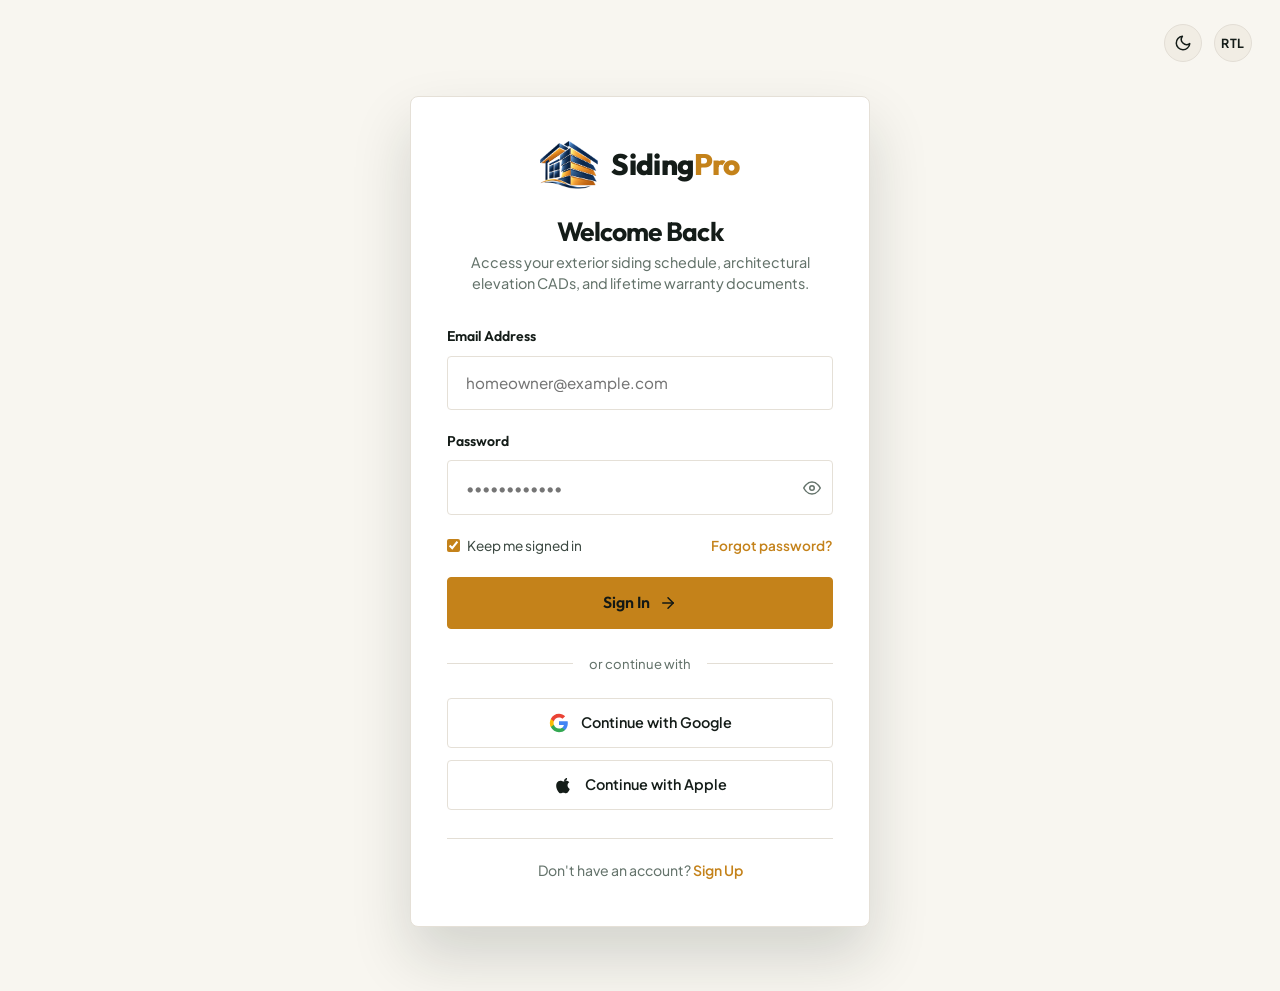
<file: login.html>
<!DOCTYPE html>
<html lang="en" dir="ltr" data-theme="light">
<head>
  <meta charset="UTF-8">
  <meta name="viewport" content="width=device-width, initial-scale=1.0">
  <meta name="description" content="Sign in to your SidingPro Client Portal to review exterior renovation milestones, architectural CAD drawings, approved material orders, and warranty files.">
  <title>Sign In — SidingPro Exterior Siding Specialists</title>
  <!-- Favicon -->
  <link rel="icon" type="image/png" href="images/Logo.png">

  <!-- Google Fonts: Inter & Outfit -->
  <link rel="preconnect" href="https://fonts.googleapis.com">
  <link rel="preconnect" href="https://fonts.gstatic.com" crossorigin>
  <link href="https://fonts.googleapis.com/css2?family=Outfit:wght@400;500;600;700&family=Plus+Jakarta+Sans:wght@400;450;500;600;700&display=swap" rel="stylesheet">

  <!-- Core Consolidated Stylesheet -->
  <link rel="stylesheet" href="style.css">
</head>
<body class="auth-page">

  <!-- Top-Right Floating Controls (Theme & RTL) -->
  <div class="auth-top-controls-floating" aria-label="Page Settings">
    <!-- Theme Toggle -->
    <button type="button" class="icon-ctrl-btn theme-toggle" aria-label="Toggle theme">
      <svg class="icon-moon" width="18" height="18" viewBox="0 0 24 24" fill="none" stroke="currentColor" stroke-width="2" stroke-linecap="round" stroke-linejoin="round" aria-hidden="true">
        <path d="M21 12.79A9 9 0 1 1 11.21 3 7 7 0 0 0 21 12.79z"></path>
      </svg>
      <svg class="icon-sun" style="display:none;" width="18" height="18" viewBox="0 0 24 24" fill="none" stroke="currentColor" stroke-width="2" stroke-linecap="round" stroke-linejoin="round" aria-hidden="true">
        <circle cx="12" cy="12" r="5"></circle>
        <line x1="12" y1="1" x2="12" y2="3"></line>
        <line x1="12" y1="21" x2="12" y2="23"></line>
        <line x1="4.22" y1="4.22" x2="5.64" y2="5.64"></line>
        <line x1="18.36" y1="18.36" x2="19.78" y2="19.78"></line>
        <line x1="1" y1="12" x2="3" y2="12"></line>
        <line x1="21" y1="12" x2="23" y2="12"></line>
        <line x1="4.22" y1="19.78" x2="5.64" y2="18.36"></line>
        <line x1="18.36" y1="5.64" x2="19.78" y2="4.22"></line>
      </svg>
    </button>

    <!-- Direction Toggle (RTL / LTR) -->
    <button type="button" class="icon-ctrl-btn dir-toggle" aria-label="Toggle text direction LTR/RTL">
      <span class="dir-toggle-text">RTL</span>
    </button>
  </div>

  <!-- Dedicated Client Portal Login Card -->
  <main class="auth-card" id="mainContent">
    <!-- 1. Brand Logo -->
    <a href="index.html" class="auth-logo-badge" style="text-decoration:none;" aria-label="SidingPro Home">
      <img src="images/Logo.png" alt="SidingPro Logo" class="site-logo-img">
      <span class="site-logo-text">Siding<b>Pro</b></span>
    </a>

    <!-- 2. Welcome Message -->
    <div class="auth-header">
      <h1 class="auth-title">Welcome Back</h1>
      <p class="auth-sub">Access your exterior siding schedule, architectural elevation CADs, and lifetime warranty documents.</p>
    </div>

    <!-- Quick Demo Account Fill -->


    <!-- 3. Login Form -->
    <form id="standaloneLoginForm" class="auth-form" novalidate>
      <div class="form-group">
        <label for="authLoginEmail" class="form-label">Email Address</label>
        <input type="email" id="authLoginEmail" name="email" class="form-input" placeholder="homeowner@example.com" autocomplete="email" required>
      </div>

      <div class="form-group">
        <label for="authLoginPassword" class="form-label">Password</label>
        <div style="position:relative;">
          <input type="password" id="authLoginPassword" name="password" class="form-input" placeholder="••••••••••••" autocomplete="current-password" required style="padding-inline-end:2.5rem;">
          <button type="button" id="togglePasswordBtn" aria-label="Toggle password visibility" style="position:absolute;inset-block-start:50%;inset-inline-end:0.75rem;transform:translateY(-50%);background:none;border:none;color:var(--text-muted);cursor:pointer;display:grid;place-items:center;">
            <svg id="eyeIcon" width="18" height="18" viewBox="0 0 24 24" fill="none" stroke="currentColor" stroke-width="2"><path d="M1 12s4-8 11-8 11 8 11 8-4 8-11 8-11-8-11-8z"></path><circle cx="12" cy="12" r="3"></circle></svg>
          </button>
        </div>
      </div>

      <!-- Under: Remember Me & Forgot Password -->
      <div class="auth-remember-row">
        <label class="form-checkbox-label" style="display:flex;align-items:center;gap:0.45rem;font-size:0.85rem;cursor:pointer;color:var(--text-body);">
          <input type="checkbox" name="remember" checked style="accent-color:var(--brand-accent);">
          <span>Keep me signed in</span>
        </label>
        <a href="#forgot" class="auth-link" onclick="alert('Password reset instructions have been dispatched to your email address.'); return false;">Forgot password?</a>
      </div>

      <!-- Sign In Button -->
      <button type="submit" class="btn btn-primary btn-block">
        <span>Sign In</span>
        <svg width="18" height="18" viewBox="0 0 24 24" fill="none" stroke="currentColor" stroke-width="2" stroke-linecap="round" stroke-linejoin="round" aria-hidden="true"><line x1="5" y1="12" x2="19" y2="12"></line><polyline points="12 5 19 12 12 19"></polyline></svg>
      </button>

      <div id="standaloneLoginSuccess" class="form-success-banner" style="display:none;margin-block-start:1.25rem;padding:0.85rem 1.15rem;background:rgba(46,125,50,0.12);border:1px solid #2e7d32;border-radius:var(--radius-sm);color:#2e7d32;font-size:0.88rem;text-align:center;">
        ✓ Authenticated successfully! Redirecting to client portal...
      </div>
    </form>

    <!-- 4. Divider: Or Continue With -->
    <div class="auth-oauth-divider">
      <span>or continue with</span>
    </div>

    <!-- 5. Third-Party OAuth Buttons: Google & Apple -->
    <div class="auth-oauth-buttons">
      <button type="button" class="btn-oauth" onclick="alert('Redirecting to Google Secure Authentication...');">
        <svg viewBox="0 0 24 24" aria-hidden="true">
          <path fill="#4285F4" d="M22.56 12.25c0-.78-.07-1.53-.2-2.25H12v4.26h5.92c-.26 1.37-1.04 2.53-2.21 3.31v2.77h3.57c2.08-1.92 3.28-4.74 3.28-8.09z"/>
          <path fill="#34A853" d="M12 23c2.97 0 5.46-.98 7.28-2.66l-3.57-2.77c-.98.66-2.23 1.06-3.71 1.06-2.86 0-5.29-1.93-6.16-4.53H2.18v2.84C3.99 20.53 7.7 23 12 23z"/>
          <path fill="#FBBC05" d="M5.84 14.09c-.22-.66-.35-1.36-.35-2.09s.13-1.43.35-2.09V7.06H2.18C1.43 8.55 1 10.22 1 12s.43 3.45 1.18 4.94l2.85-2.22.81-.63z"/>
          <path fill="#EA4335" d="M12 5.38c1.62 0 3.06.56 4.21 1.64l3.15-3.15C17.45 2.09 14.97 1 12 1 7.7 1 3.99 3.47 2.18 7.06l3.66 2.84c.87-2.6 3.3-4.52 6.16-4.52z"/>
        </svg>
        <span>Continue with Google</span>
      </button>

      <button type="button" class="btn-oauth" onclick="alert('Redirecting to Apple ID Authentication...');">
        <svg viewBox="0 0 24 24" fill="currentColor" aria-hidden="true">
          <path d="M18.71 19.5c-.83 1.24-1.71 2.45-3.05 2.47-1.34.03-1.77-.79-3.29-.79-1.53 0-2 .77-3.27.82-1.31.05-2.3-1.32-3.14-2.53C4.25 17 2.94 12.45 4.7 9.39c.87-1.52 2.43-2.48 4.12-2.51 1.28-.02 2.5.87 3.29.87.78 0 2.26-1.07 3.81-.91.65.03 2.47.26 3.64 1.98-.09.06-2.17 1.28-2.15 3.81.03 3.02 2.65 4.03 2.68 4.04-.03.07-.42 1.44-1.38 2.83M15.97 6.37c.61-.75 1.04-1.8 0.92-2.87-.93.04-2.02.63-2.66 1.38-.56.65-1.06 1.7-0.93 2.73 1.05.08 2.07-.53 2.67-1.24z"/>
        </svg>
        <span>Continue with Apple</span>
      </button>
    </div>

    <!-- 6. Redirect to Sign Up -->
    <div class="auth-footer-prompt">
      Don't have an account? <a href="signup.html" class="auth-link">Sign Up</a>
    </div>

    <!-- Security Assurance -->

  </main>

  <!-- Core Scripts -->
  <script src="script.js"></script>
  <script>
    // Quick Demo Account Auto-Fill
    document.addEventListener('DOMContentLoaded', () => {
      const demoBtn = document.getElementById('demoLoginBtn');
      if (demoBtn) {
        demoBtn.addEventListener('click', () => {
          document.getElementById('authLoginEmail').value = 'elizabeth.vance@craftsman-home.example';
          document.getElementById('authLoginPassword').value = 'SidingPro2026!';
        });
      }

      // Password Toggle
      const toggleBtn = document.getElementById('togglePasswordBtn');
      const passInput = document.getElementById('authLoginPassword');
      if (toggleBtn && passInput) {
        toggleBtn.addEventListener('click', () => {
          const isPass = passInput.type === 'password';
          passInput.type = isPass ? 'text' : 'password';
        });
      }
    });
  </script>
</body>
</html>
</file>
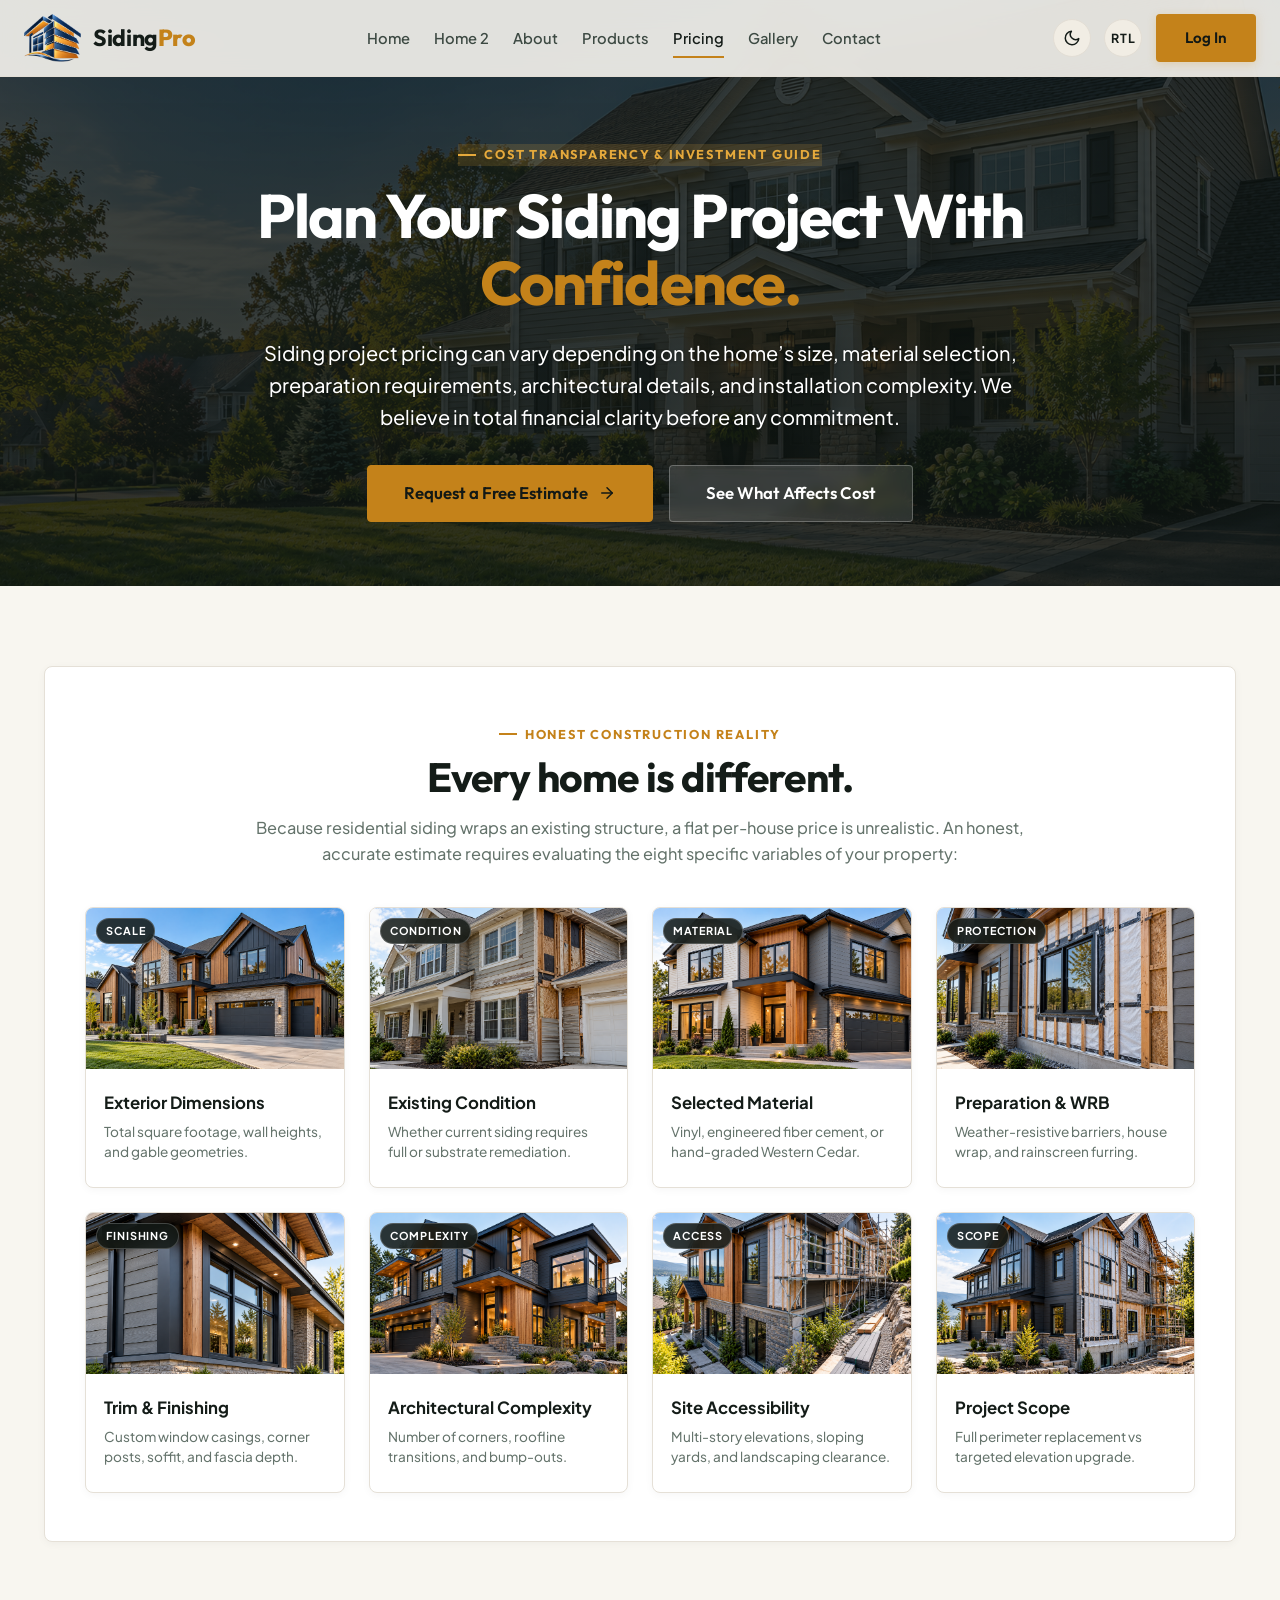
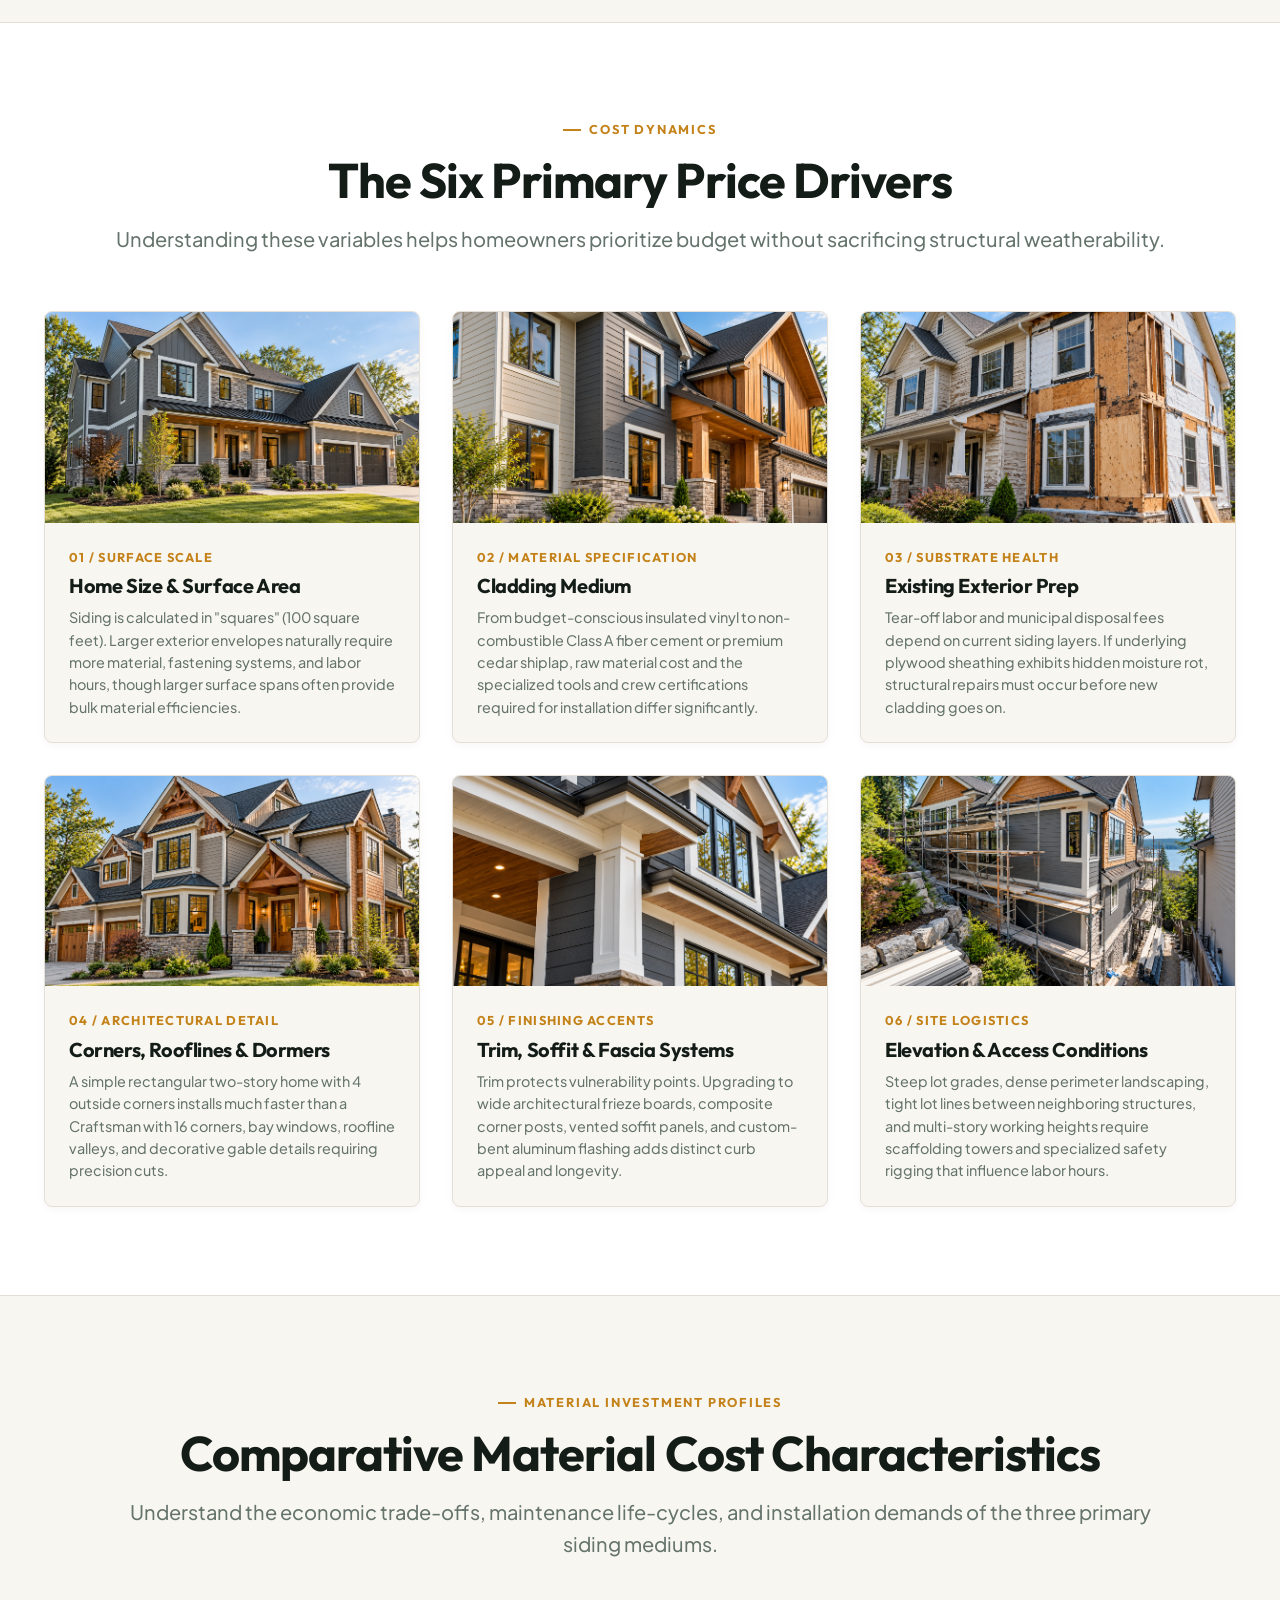
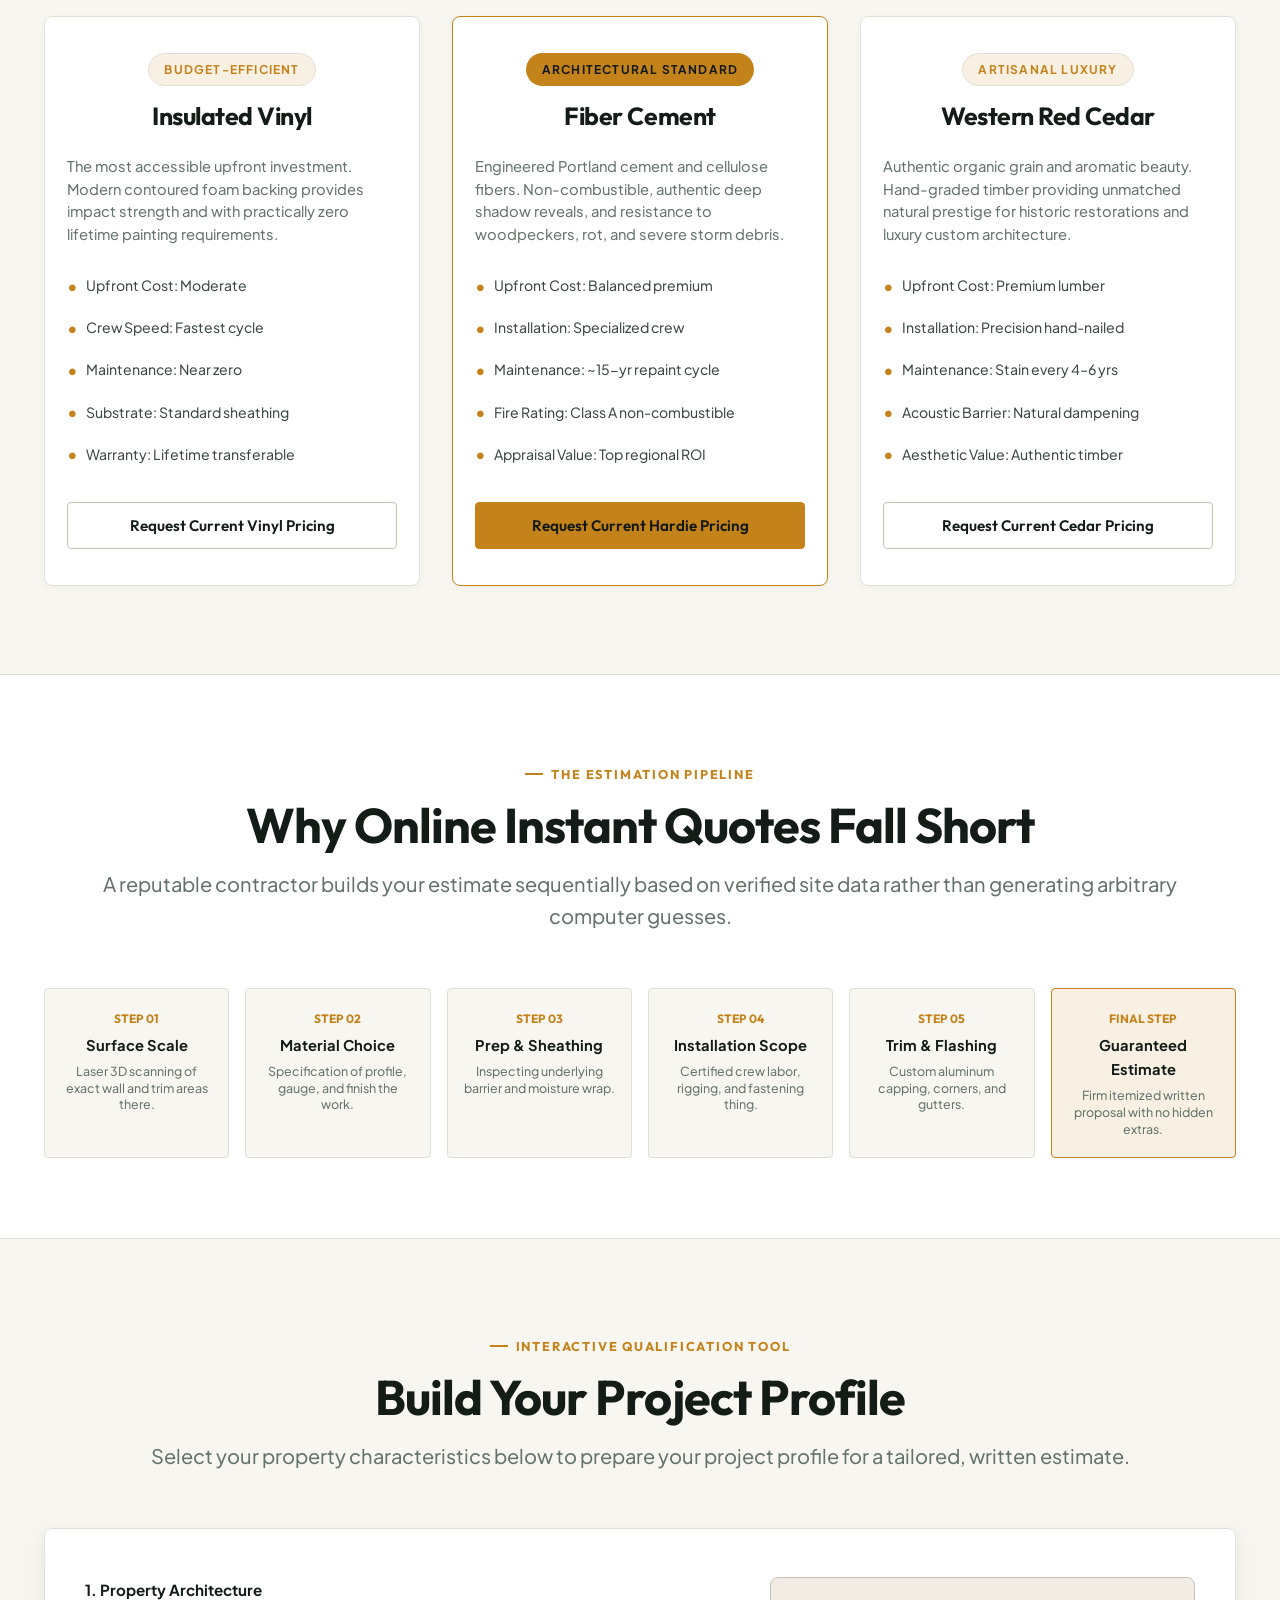
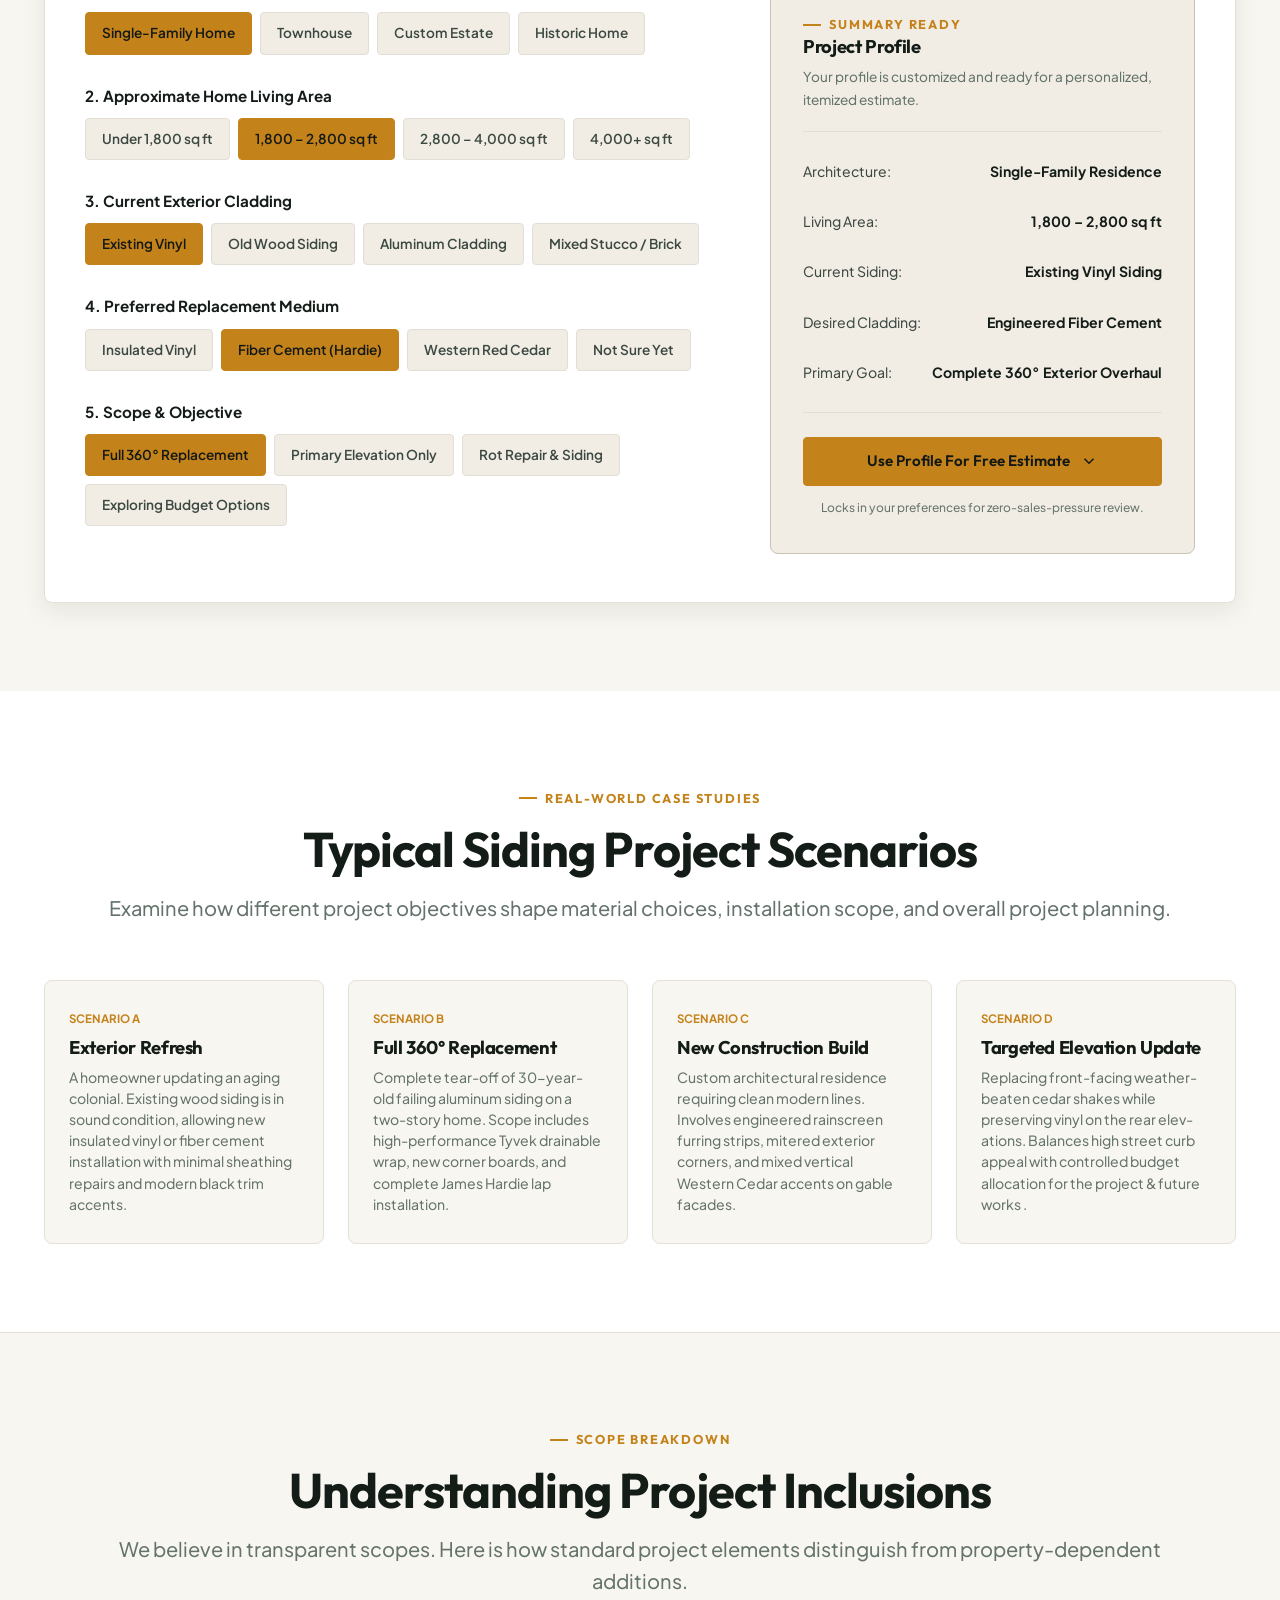
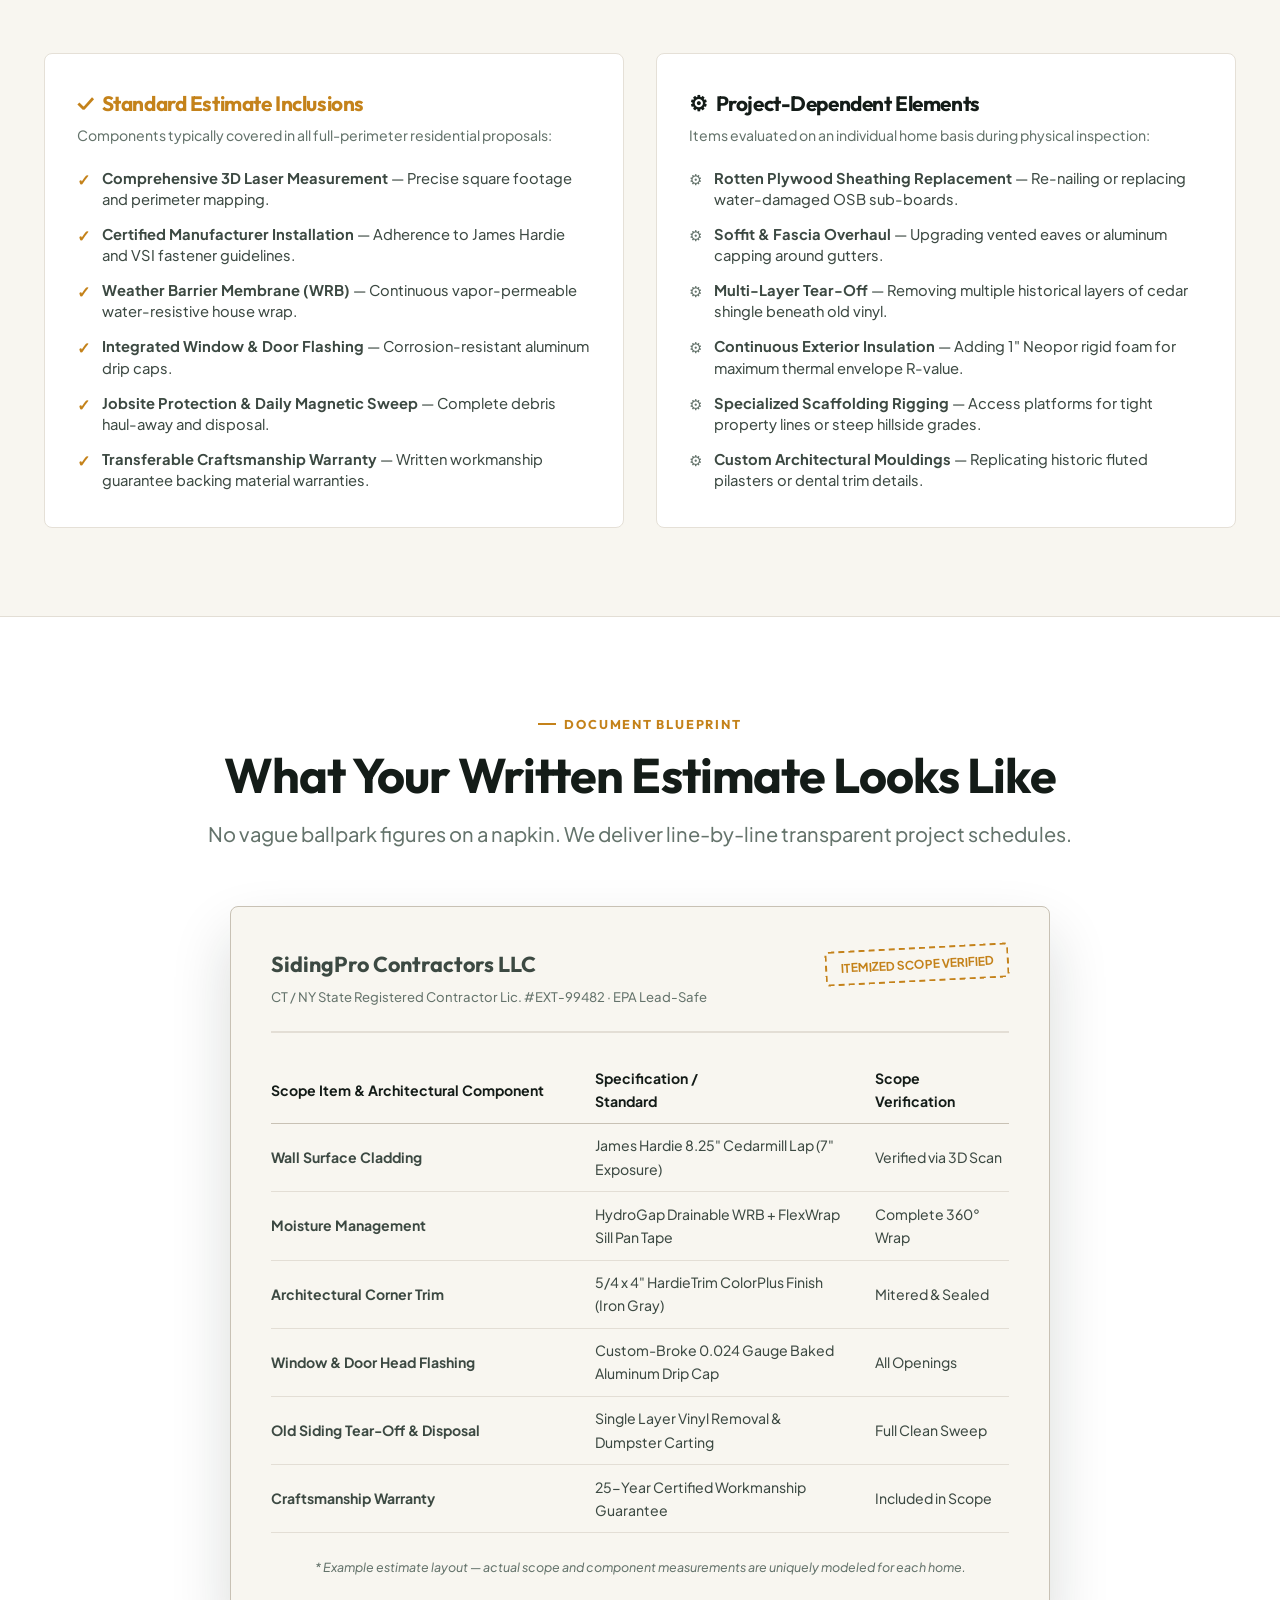
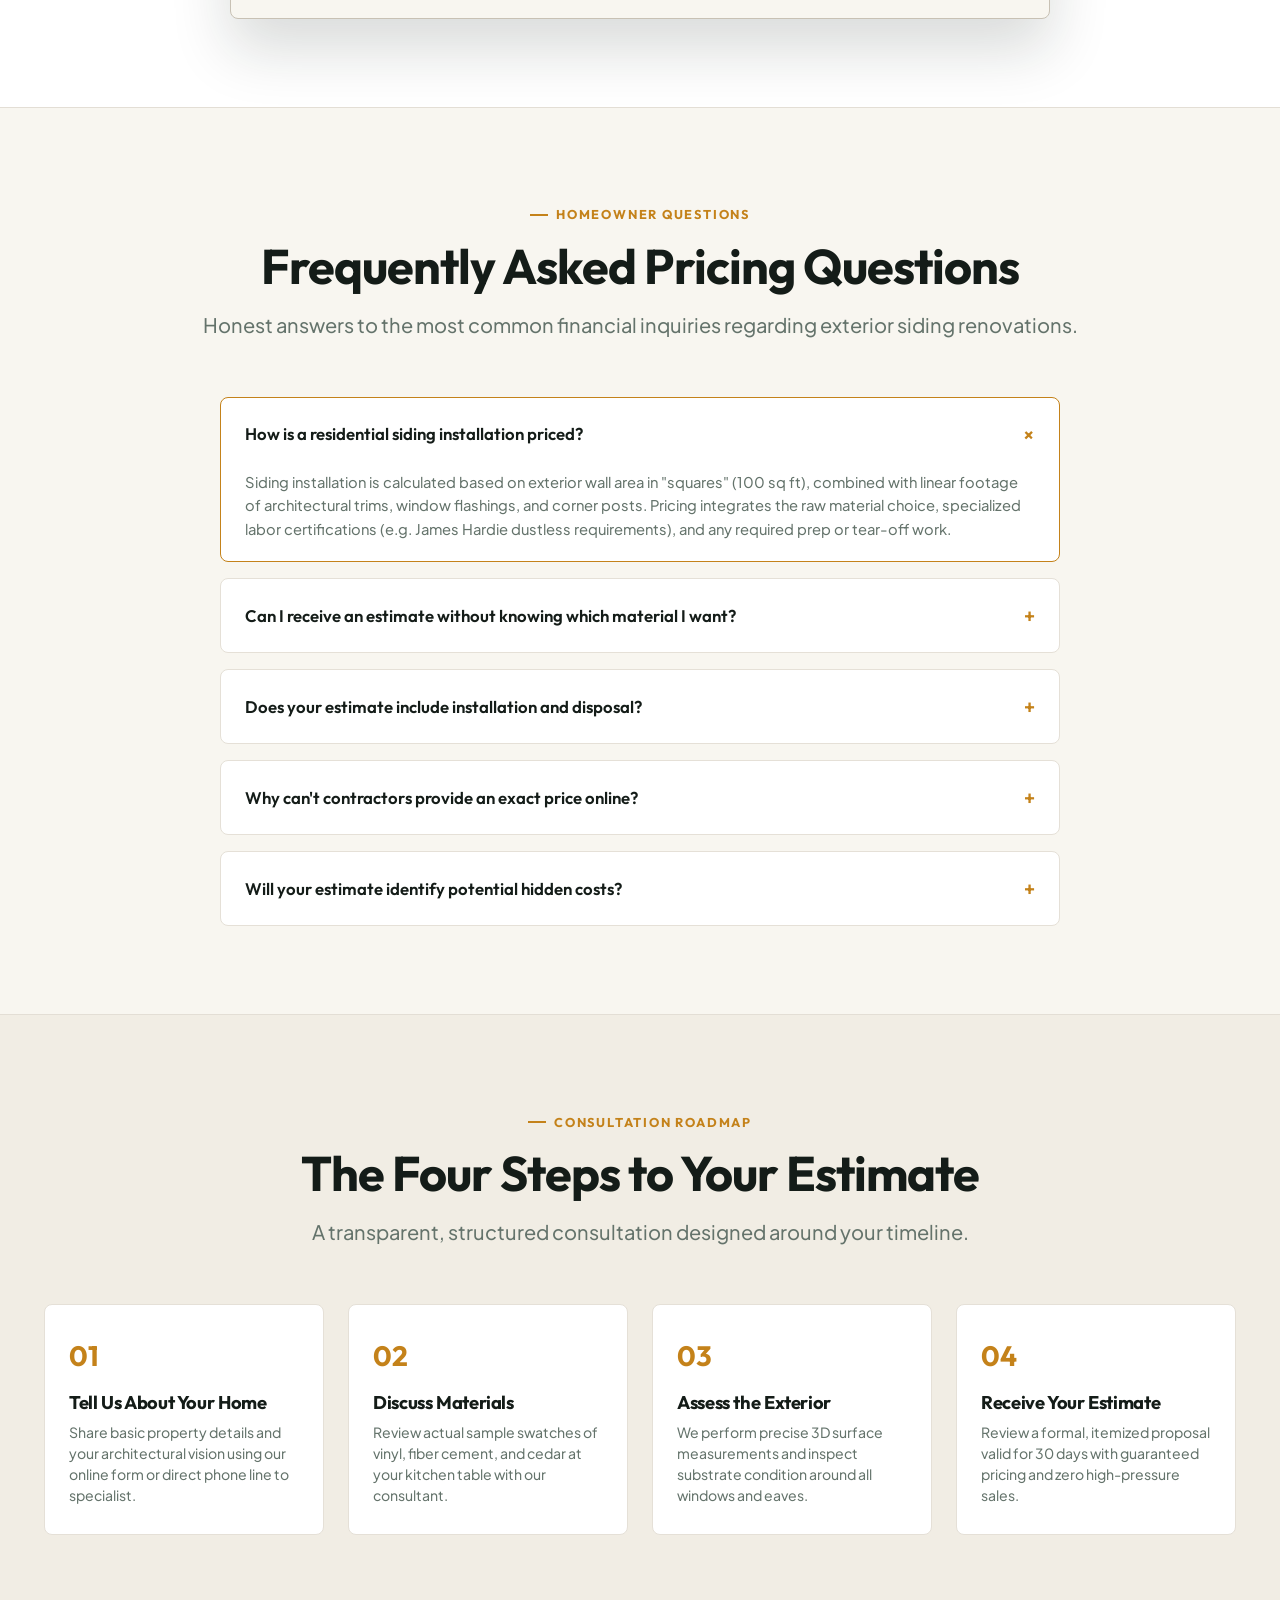
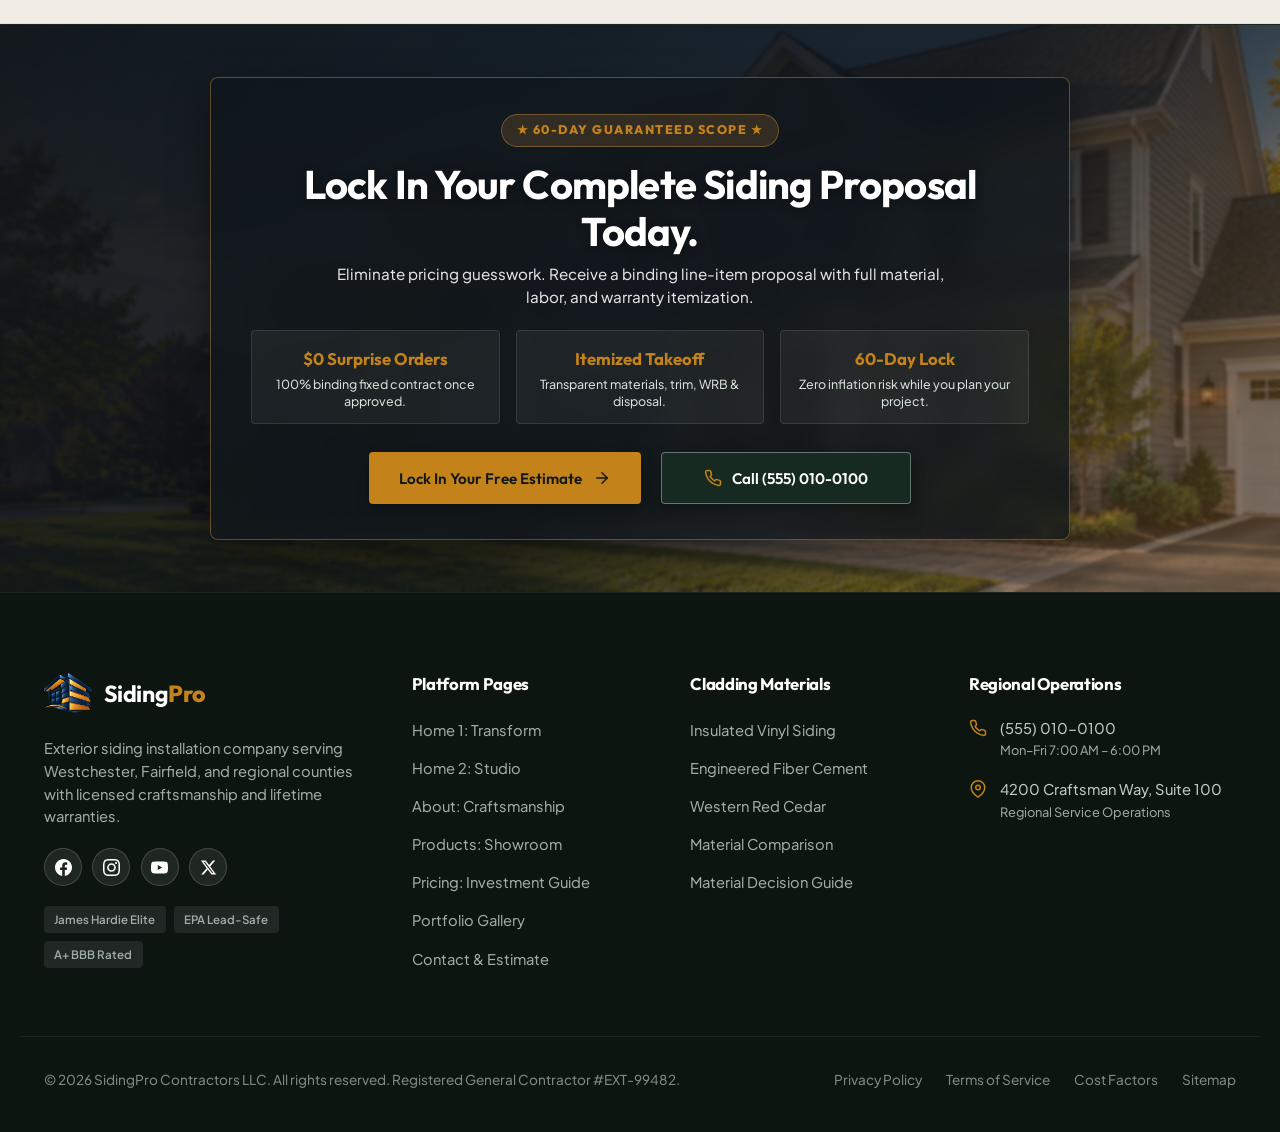
<file: pricing.html>
<!DOCTYPE html>
<html lang="en" dir="ltr" data-theme="light">
<head>
  <meta charset="UTF-8">
  <meta name="viewport" content="width=device-width, initial-scale=1.0">
  <meta name="description" content="Understand what drives exterior siding installation costs, compare materials, and explore project qualification options before requesting an itemized written estimate.">
  <meta name="theme-color" content="#1a4231">
  <title>Siding Investment &amp; Cost Guide | Transparent Exterior Pricing | SidingPro</title>
  <!-- Favicon -->
  <link rel="icon" type="image/png" href="images/Logo.png">
  <link rel="stylesheet" href="style.css">
</head>
<body>

  <!-- Standardized Master Site Header -->
  <header class="site-header">
    <div class="container-wide header-container">
      <a href="index.html" class="site-logo" aria-label="SidingPro Home">
        <img src="images/Logo.png" alt="SidingPro Logo" class="site-logo-img">
        <span class="site-logo-text">Siding<b>Pro</b></span>
      </a>

      <!-- Standardized Main Navigation (All 7 Pages) -->
      <nav class="main-nav" id="mainNav" aria-label="Main Navigation">
        <a href="index.html" class="nav-link">Home</a>
        <a href="home2.html" class="nav-link">Home 2</a>
        <a href="about.html" class="nav-link">About</a>
        <a href="products.html" class="nav-link">Products</a>
        <a href="pricing.html" class="nav-link active" aria-current="page">Pricing</a>
        <a href="gallery.html" class="nav-link">Gallery</a>
        <a href="contact.html" class="nav-link">Contact</a>
      </nav>

      <!-- Header Controls: Theme & Direction (Desktop) -> Login -> Mobile Menu -->
      <div class="header-actions">
        <!-- Theme Toggle with SVG Icons (Desktop) -->
        <button type="button" class="icon-ctrl-btn theme-toggle desktop-only-ctrl" aria-label="Toggle theme">
          <svg class="icon-moon" width="18" height="18" viewBox="0 0 24 24" fill="none" stroke="currentColor" stroke-width="2" stroke-linecap="round" stroke-linejoin="round" aria-hidden="true">
            <path d="M21 12.79A9 9 0 1 1 11.21 3 7 7 0 0 0 21 12.79z"></path>
          </svg>
          <svg class="icon-sun" style="display:none;" width="18" height="18" viewBox="0 0 24 24" fill="none" stroke="currentColor" stroke-width="2" stroke-linecap="round" stroke-linejoin="round" aria-hidden="true">
            <circle cx="12" cy="12" r="5"></circle>
            <line x1="12" y1="1" x2="12" y2="3"></line>
            <line x1="12" y1="21" x2="12" y2="23"></line>
            <line x1="4.22" y1="4.22" x2="5.64" y2="5.64"></line>
            <line x1="18.36" y1="18.36" x2="19.78" y2="19.78"></line>
            <line x1="1" y1="12" x2="3" y2="12"></line>
            <line x1="21" y1="12" x2="23" y2="12"></line>
            <line x1="4.22" y1="19.78" x2="5.64" y2="18.36"></line>
            <line x1="18.36" y1="5.64" x2="19.78" y2="4.22"></line>
          </svg>
        </button>

        <!-- Direction Toggle (RTL / LTR) (Desktop) -->
        <button type="button" class="icon-ctrl-btn dir-toggle desktop-only-ctrl" aria-label="Toggle text direction LTR/RTL">
          <span class="dir-toggle-text">RTL</span>
        </button>

        <!-- Auth Controls: Direct Log In Link -->
        <a href="login.html" class="btn btn-login">
          <span>Log In</span>
        </a>

        <!-- Mobile Menu Hamburger -->
        <button type="button" class="mobile-menu-btn" aria-label="Open mobile navigation" aria-expanded="false" aria-controls="mobileDrawer">
          <span></span>
          <span></span>
          <span></span>
        </button>
      </div>
    </div>
  </header>

  <main id="mainContent">
    <!-- ====================================================================
         1. HERO — UNDERSTAND YOUR SIDING INVESTMENT (Centered Architectural Text Hero)
         ==================================================================== -->
    <section class="pricing-hero">
      <div class="container pricing-hero-grid">
        <div class="pricing-hero-content rv">
          <span class="eyebrow">Cost Transparency &amp; Investment Guide</span>
          <h1 class="pricing-hero-headline">Plan Your Siding Project With <span style="color:var(--brand-accent);">Confidence.</span></h1>
          <p class="pricing-hero-lead">
            Siding project pricing can vary depending on the home’s size, material selection, preparation requirements, architectural details, and installation complexity. We believe in total financial clarity before any commitment.
          </p>
          <div class="pricing-hero-actions">
            <a href="#pricingEstimateSection" class="btn btn-primary btn-lg">
              <span>Request a Free Estimate</span>
              <svg class="arrow-icon" viewBox="0 0 24 24" fill="none" stroke="currentColor" stroke-width="2" stroke-linecap="round" stroke-linejoin="round"><line x1="5" y1="12" x2="19" y2="12"></line><polyline points="12 5 19 12 12 19"></polyline></svg>
            </a>
            <a href="#costDrivers" class="btn btn-ghost-light btn-lg">
              <span>See What Affects Cost</span>
            </a>
          </div>
        </div>
      </div>
    </section>

    <!-- ====================================================================
         2. PRICING TRANSPARENCY STATEMENT
         ==================================================================== -->
    <section class="pricing-transparency">
      <div class="container">
        <div class="transparency-box rv">
          <div style="max-width:68ch;margin-inline:auto;text-align:center;">
            <span class="eyebrow" style="margin:0;">Honest Construction Reality</span>
            <h2 style="font-size:clamp(1.8rem, 3.2vw, 2.6rem);font-weight:700;margin-block:0.5rem 0.85rem;">Every home is different.</h2>
            <p style="color:var(--text-muted);font-size:1.02rem;line-height:1.6;margin:0;">
              Because residential siding wraps an existing structure, a flat per-house price is unrealistic. An honest, accurate estimate requires evaluating the eight specific variables of your property:
            </p>
          </div>

          <!-- 8 Visual Transparency Cards -->
          <div class="transparency-grid">
            <!-- 01 -->
            <article class="transparency-chip rv">
              <div class="transparency-chip-media">
                <img src="images/Pricing/01.png" alt="Total exterior wall dimensions and gable geometry" loading="lazy">
                <span class="transparency-chip-tag">Scale</span>
              </div>
              <div class="transparency-chip-body">
                <strong>Exterior Dimensions</strong>
                <span>Total square footage, wall heights, and gable geometries.</span>
              </div>
            </article>

            <!-- 02 -->
            <article class="transparency-chip rv rv-delay-1">
              <div class="transparency-chip-media">
                <img src="images/Pricing/02.png" alt="Existing substrate condition and inspection" loading="lazy">
                <span class="transparency-chip-tag">Condition</span>
              </div>
              <div class="transparency-chip-body">
                <strong>Existing Condition</strong>
                <span>Whether current siding requires full or substrate remediation.</span>
              </div>
            </article>

            <!-- 03 -->
            <article class="transparency-chip rv rv-delay-2">
              <div class="transparency-chip-media">
                <img src="images/Pricing/03.png" alt="Selected siding material grade" loading="lazy">
                <span class="transparency-chip-tag">Material</span>
              </div>
              <div class="transparency-chip-body">
                <strong>Selected Material</strong>
                <span>Vinyl, engineered fiber cement, or hand-graded Western Cedar.</span>
              </div>
            </article>

            <!-- 04 -->
            <article class="transparency-chip rv rv-delay-3">
              <div class="transparency-chip-media">
                <img src="images/Pricing/04.png" alt="Weather-resistive barriers and furring installation" loading="lazy">
                <span class="transparency-chip-tag">Protection</span>
              </div>
              <div class="transparency-chip-body">
                <strong>Preparation &amp; WRB</strong>
                <span>Weather-resistive barriers, house wrap, and rainscreen furring.</span>
              </div>
            </article>

            <!-- 05 -->
            <article class="transparency-chip rv">
              <div class="transparency-chip-media">
                <img src="images/Pricing/05.png" alt="Architectural window casings and mitered trim" loading="lazy">
                <span class="transparency-chip-tag">Finishing</span>
              </div>
              <div class="transparency-chip-body">
                <strong>Trim &amp; Finishing</strong>
                <span>Custom window casings, corner posts, soffit, and fascia depth.</span>
              </div>
            </article>

            <!-- 06 -->
            <article class="transparency-chip rv rv-delay-1">
              <div class="transparency-chip-media">
                <img src="images/Pricing/06.png" alt="Complex roofline and architectural transitions" loading="lazy">
                <span class="transparency-chip-tag">Complexity</span>
              </div>
              <div class="transparency-chip-body">
                <strong>Architectural Complexity</strong>
                <span>Number of corners, roofline transitions, and bump-outs.</span>
              </div>
            </article>

            <!-- 07 -->
            <article class="transparency-chip rv rv-delay-2">
              <div class="transparency-chip-media">
                <img src="images/Pricing/07.png" alt="Multi-story scaffolding and site accessibility" loading="lazy">
                <span class="transparency-chip-tag">Access</span>
              </div>
              <div class="transparency-chip-body">
                <strong>Site Accessibility</strong>
                <span>Multi-story elevations, sloping yards, and landscaping clearance.</span>
              </div>
            </article>

            <!-- 08 -->
            <article class="transparency-chip rv rv-delay-3">
              <div class="transparency-chip-media">
                <img src="images/Pricing/08.png" alt="Full perimeter exterior replacement scope" loading="lazy">
                <span class="transparency-chip-tag">Scope</span>
              </div>
              <div class="transparency-chip-body">
                <strong>Project Scope</strong>
                <span>Full perimeter replacement vs targeted elevation upgrade.</span>
              </div>
            </article>
          </div>
        </div>
      </div>
    </section>

    <!-- ====================================================================
         3. WHAT DRIVES THE PRICE (6 EDITORIAL FACTORS)
         ==================================================================== -->
    <section class="pricing-drivers-section" id="costDrivers">
      <div class="container">
        <div class="section-header text-center rv">
          <span class="eyebrow">Cost Dynamics</span>
          <h2>The Six Primary Price Drivers</h2>
          <p>Understanding these variables helps homeowners prioritize budget without sacrificing structural weatherability.</p>
        </div>

        <div class="drivers-grid">
          <!-- Factor 1: Home Size -->
          <article class="driver-card rv">
            <div class="driver-card-img">
              <img src="images/Pricing/001.png" alt="Two-story suburban residence showing total surface area" loading="lazy">
            </div>
            <div class="driver-card-body">
              <span class="driver-num">01 / SURFACE SCALE</span>
              <h3 class="driver-card-title">Home Size &amp; Surface Area</h3>
              <p class="driver-card-desc">
                Siding is calculated in &quot;squares&quot; (100 square feet). Larger exterior envelopes naturally require more material, fastening systems, and labor hours, though larger surface spans often provide bulk material efficiencies.
              </p>
            </div>
          </article>

          <!-- Factor 2: Siding Material -->
          <article class="driver-card rv rv-delay-1">
            <div class="driver-card-img">
              <img src="images/Pricing/002.png" alt="Fiber cement lap siding installation" loading="lazy">
            </div>
            <div class="driver-card-body">
              <span class="driver-num">02 / MATERIAL SPECIFICATION</span>
              <h3 class="driver-card-title">Cladding Medium</h3>
              <p class="driver-card-desc">
                From budget-conscious insulated vinyl to non-combustible Class A fiber cement or premium cedar shiplap, raw material cost and the specialized tools and crew certifications required for installation differ significantly.
              </p>
            </div>
          </article>

          <!-- Factor 3: Existing Exterior -->
          <article class="driver-card rv rv-delay-2">
            <div class="driver-card-img">
              <img src="images/Pricing/003.png" alt="Older siding being inspected for moisture damage" loading="lazy">
            </div>
            <div class="driver-card-body">
              <span class="driver-num">03 / SUBSTRATE HEALTH</span>
              <h3 class="driver-card-title">Existing Exterior Prep</h3>
              <p class="driver-card-desc">
                Tear-off labor and municipal disposal fees depend on current siding layers. If underlying plywood sheathing exhibits hidden moisture rot, structural repairs must occur before new cladding goes on.
              </p>
            </div>
          </article>

          <!-- Factor 4: Architectural Complexity -->
          <article class="driver-card rv">
            <div class="driver-card-img">
              <img src="images/Pricing/004.png" alt="Complex corner and window siding detail" loading="lazy">
            </div>
            <div class="driver-card-body">
              <span class="driver-num">04 / ARCHITECTURAL DETAIL</span>
              <h3 class="driver-card-title">Corners, Rooflines &amp; Dormers</h3>
              <p class="driver-card-desc">
                A simple rectangular two-story home with 4 outside corners installs much faster than a Craftsman with 16 corners, bay windows, roofline valleys, and decorative gable details requiring precision cuts.
              </p>
            </div>
          </article>

          <!-- Factor 5: Trim & Finishing -->
          <article class="driver-card rv rv-delay-1">
            <div class="driver-card-img">
              <img src="images/Pricing/005.png" alt="Carpenter installing precision window trim" loading="lazy">
            </div>
            <div class="driver-card-body">
              <span class="driver-num">05 / FINISHING ACCENTS</span>
              <h3 class="driver-card-title">Trim, Soffit &amp; Fascia Systems</h3>
              <p class="driver-card-desc">
                Trim protects vulnerability points. Upgrading to wide architectural frieze boards, composite corner posts, vented soffit panels, and custom-bent aluminum flashing adds distinct curb appeal and longevity.
              </p>
            </div>
          </article>

          <!-- Factor 6: Access & Site Conditions -->
          <article class="driver-card rv rv-delay-2">
            <div class="driver-card-img">
              <img src="images/Pricing/006.png" alt="Multi-level residential elevation requiring scaffolding" loading="lazy">
            </div>
            <div class="driver-card-body">
              <span class="driver-num">06 / SITE LOGISTICS</span>
              <h3 class="driver-card-title">Elevation &amp; Access Conditions</h3>
              <p class="driver-card-desc">
                Steep lot grades, dense perimeter landscaping, tight lot lines between neighboring structures, and multi-story working heights require scaffolding towers and specialized safety rigging that influence labor hours.
              </p>
            </div>
          </article>
        </div>
      </div>
    </section>

    <!-- ====================================================================
         4. MATERIAL COST GUIDE
         ==================================================================== -->
    <section class="material-cost-section">
      <div class="container">
        <div class="section-header text-center rv">
          <span class="eyebrow">Material Investment Profiles</span>
          <h2>Comparative Material Cost Characteristics</h2>
          <p>Understand the economic trade-offs, maintenance life-cycles, and installation demands of the three primary siding mediums.</p>
        </div>

        <div class="mat-cost-grid">
          <!-- Vinyl -->
          <div class="mat-cost-card rv">
            <div class="mat-cost-header">
              <span class="mat-cost-tier">Budget-Efficient</span>
              <h3 class="mat-cost-title">Insulated Vinyl</h3>
            </div>
            <p class="mat-cost-desc">
              The most accessible upfront investment. Modern contoured foam backing provides impact strength and with practically zero lifetime painting requirements.
            </p>
            <ul class="mat-cost-specs-list">
              <li>Upfront Cost: Moderate</li>
              <li>Crew Speed: Fastest cycle</li>
              <li>Maintenance: Near zero</li>
              <li>Substrate: Standard sheathing</li>
              <li>Warranty: Lifetime transferable</li>
            </ul>
            <a href="contact.html?material=vinyl" class="btn btn-outline" style="width:100%;">
              <span>Request Current Vinyl Pricing</span>
            </a>
          </div>

          <!-- Fiber Cement -->
          <div class="mat-cost-card rv rv-delay-1" style="border-color:var(--brand-accent);">
            <div class="mat-cost-header">
              <span class="mat-cost-tier" style="background:var(--brand-accent);color:#121815;border-color:transparent;">Architectural Standard</span>
              <h3 class="mat-cost-title">Fiber Cement</h3>
            </div>
            <p class="mat-cost-desc">
              Engineered Portland cement and cellulose fibers. Non-combustible, authentic deep shadow reveals, and resistance to woodpeckers, rot, and severe storm debris.
            </p>
            <ul class="mat-cost-specs-list">
              <li>Upfront Cost: Balanced premium</li>
              <li>Installation: Specialized crew</li>
              <li>Maintenance: ~15-yr repaint cycle</li>
              <li>Fire Rating: Class A non-combustible</li>
              <li>Appraisal Value: Top regional ROI</li>
            </ul>
            <a href="contact.html?material=fiber-cement" class="btn btn-primary" style="width:100%;">
              <span>Request Current Hardie Pricing</span>
            </a>
          </div>

          <!-- Cedar -->
          <div class="mat-cost-card rv rv-delay-2">
            <div class="mat-cost-header">
              <span class="mat-cost-tier">Artisanal Luxury</span>
              <h3 class="mat-cost-title">Western Red Cedar</h3>
            </div>
            <p class="mat-cost-desc">
              Authentic organic grain and aromatic beauty. Hand-graded timber providing unmatched natural prestige for historic restorations and luxury custom architecture.
            </p>
            <ul class="mat-cost-specs-list">
              <li>Upfront Cost: Premium lumber</li>
              <li>Installation: Precision hand-nailed</li>
              <li>Maintenance: Stain every 4–6 yrs</li>
              <li>Acoustic Barrier: Natural dampening</li>
              <li>Aesthetic Value: Authentic timber</li>
            </ul>
            <a href="contact.html?material=cedar" class="btn btn-outline" style="width:100%;">
              <span>Request Current Cedar Pricing</span>
            </a>
          </div>
        </div>
      </div>
    </section>

    <!-- ====================================================================
         5. PRICE RANGE / ESTIMATE EXPLAINER (6-STEP PROGRESSION)
         ==================================================================== -->
    <section class="pipeline-section">
      <div class="container">
        <div class="section-header text-center rv">
          <span class="eyebrow">The Estimation Pipeline</span>
          <h2>Why Online Instant Quotes Fall Short</h2>
          <p>A reputable contractor builds your estimate sequentially based on verified site data rather than generating arbitrary computer guesses.</p>
        </div>

        <div class="pipeline-grid rv">
          <div class="pipeline-step">
            <div class="pipeline-step-num">STEP 01</div>
            <div class="pipeline-step-title">Surface Scale</div>
            <p class="pipeline-step-desc">Laser 3D scanning of exact wall and trim areas there.</p>
          </div>
          <div class="pipeline-step">
            <div class="pipeline-step-num">STEP 02</div>
            <div class="pipeline-step-title">Material Choice</div>
            <p class="pipeline-step-desc">Specification of profile, gauge, and finish the work.</p>
          </div>
          <div class="pipeline-step">
            <div class="pipeline-step-num">STEP 03</div>
            <div class="pipeline-step-title">Prep &amp; Sheathing</div>
            <p class="pipeline-step-desc">Inspecting underlying barrier and moisture wrap.</p>
          </div>
          <div class="pipeline-step">
            <div class="pipeline-step-num">STEP 04</div>
            <div class="pipeline-step-title">Installation Scope</div>
            <p class="pipeline-step-desc">Certified crew labor, rigging, and fastening thing.</p>
          </div>
          <div class="pipeline-step">
            <div class="pipeline-step-num">STEP 05</div>
            <div class="pipeline-step-title">Trim &amp; Flashing</div>
            <p class="pipeline-step-desc">Custom aluminum capping, corners, and gutters.</p>
          </div>
          <div class="pipeline-step" style="border-color:var(--brand-accent);background:var(--brand-accent-bg);">
            <div class="pipeline-step-num" style="color:var(--brand-accent);">FINAL STEP</div>
            <div class="pipeline-step-title">Guaranteed Estimate</div>
            <p class="pipeline-step-desc">Firm itemized written proposal with no hidden extras.</p>
          </div>
        </div>
      </div>
    </section>

    <!-- ====================================================================
         6. INTERACTIVE PROJECT QUALIFICATION GUIDE
         ==================================================================== -->
    <section class="quiz-section" id="interactiveGuide">
      <div class="container">
        <div class="section-header text-center rv">
          <span class="eyebrow">Interactive Qualification Tool</span>
          <h2>Build Your Project Profile</h2>
          <p>Select your property characteristics below to prepare your project profile for a tailored, written estimate.</p>
        </div>

        <div class="quiz-container-box rv">
          <!-- Selection Questions Column -->
          <div class="quiz-questions-column">
            <!-- Question 1: Property Type -->
            <div class="quiz-step-block">
              <div class="quiz-step-title">1. Property Architecture</div>
              <div class="quiz-btn-group" data-quiz-field="propType">
                <button type="button" class="quiz-option-btn active" data-value="Single-Family Residence">Single-Family Home</button>
                <button type="button" class="quiz-option-btn" data-value="Townhouse / Multi-Level">Townhouse</button>
                <button type="button" class="quiz-option-btn" data-value="Custom Architectural Estate">Custom Estate</button>
                <button type="button" class="quiz-option-btn" data-value="Historic Restoration">Historic Home</button>
              </div>
            </div>

            <!-- Question 2: Home Size -->
            <div class="quiz-step-block">
              <div class="quiz-step-title">2. Approximate Home Living Area</div>
              <div class="quiz-btn-group" data-quiz-field="homeSize">
                <button type="button" class="quiz-option-btn" data-value="Under 1,800 sq ft">Under 1,800 sq ft</button>
                <button type="button" class="quiz-option-btn active" data-value="1,800 – 2,800 sq ft">1,800 – 2,800 sq ft</button>
                <button type="button" class="quiz-option-btn" data-value="2,800 – 4,000 sq ft">2,800 – 4,000 sq ft</button>
                <button type="button" class="quiz-option-btn" data-value="4,000+ sq ft">4,000+ sq ft</button>
              </div>
            </div>

            <!-- Question 3: Current Exterior -->
            <div class="quiz-step-block">
              <div class="quiz-step-title">3. Current Exterior Cladding</div>
              <div class="quiz-btn-group" data-quiz-field="exterior">
                <button type="button" class="quiz-option-btn active" data-value="Existing Vinyl Siding">Existing Vinyl</button>
                <button type="button" class="quiz-option-btn" data-value="Painted Wood Clapboard">Old Wood Siding</button>
                <button type="button" class="quiz-option-btn" data-value="Aluminum / Asbestos">Aluminum Cladding</button>
                <button type="button" class="quiz-option-btn" data-value="Stucco or Brick Veneer">Mixed Stucco / Brick</button>
              </div>
            </div>

            <!-- Question 4: Preferred Material -->
            <div class="quiz-step-block">
              <div class="quiz-step-title">4. Preferred Replacement Medium</div>
              <div class="quiz-btn-group" data-quiz-field="material">
                <button type="button" class="quiz-option-btn" data-value="Insulated Vinyl">Insulated Vinyl</button>
                <button type="button" class="quiz-option-btn active" data-value="Engineered Fiber Cement">Fiber Cement (Hardie)</button>
                <button type="button" class="quiz-option-btn" data-value="Western Red Cedar">Western Red Cedar</button>
                <button type="button" class="quiz-option-btn" data-value="Unsure / Need Advice">Not Sure Yet</button>
              </div>
            </div>

            <!-- Question 5: Project Goal -->
            <div class="quiz-step-block">
              <div class="quiz-step-title">5. Scope &amp; Objective</div>
              <div class="quiz-btn-group" data-quiz-field="goal">
                <button type="button" class="quiz-option-btn active" data-value="Complete 360° Exterior Overhaul">Full 360° Replacement</button>
                <button type="button" class="quiz-option-btn" data-value="Front Facade &amp; Trim Accent">Primary Elevation Only</button>
                <button type="button" class="quiz-option-btn" data-value="Remediation &amp; Refresh">Rot Repair &amp; Siding</button>
                <button type="button" class="quiz-option-btn" data-value="Budgeting &amp; Early Planning">Exploring Budget Options</button>
              </div>
            </div>
          </div>

          <!-- Dynamic Profile Summary Column -->
          <div class="quiz-summary-card">
            <span class="eyebrow" style="margin:0;">Summary Ready</span>
            <h3 class="quiz-summary-title">Project Profile</h3>
            <p style="font-size:0.85rem;color:var(--text-muted);margin:0;">
              Your profile is customized and ready for a personalized, itemized estimate.
            </p>

            <div class="quiz-summary-list">
              <div class="quiz-summary-item">
                <span>Architecture:</span>
                <strong id="quizSummary_propType">Single-Family Residence</strong>
              </div>
              <div class="quiz-summary-item">
                <span>Living Area:</span>
                <strong id="quizSummary_homeSize">1,800 – 2,800 sq ft</strong>
              </div>
              <div class="quiz-summary-item">
                <span>Current Siding:</span>
                <strong id="quizSummary_exterior">Existing Vinyl Siding</strong>
              </div>
              <div class="quiz-summary-item">
                <span>Desired Cladding:</span>
                <strong id="quizSummary_material">Engineered Fiber Cement</strong>
              </div>
              <div class="quiz-summary-item">
                <span>Primary Goal:</span>
                <strong id="quizSummary_goal">Complete 360° Exterior Overhaul</strong>
              </div>
            </div>

            <button type="button" class="btn btn-primary" id="useQuizProfileBtn" style="width:100%;padding:0.9rem;">
              <span>Use Profile For Free Estimate</span>
              <svg class="arrow-icon" viewBox="0 0 24 24" fill="none" stroke="currentColor" stroke-width="2"><polyline points="6 9 12 15 18 9"></polyline></svg>
            </button>
            <span style="font-size:0.75rem;color:var(--text-muted);margin-block-start:0.75rem;text-align:center;">
              Locks in your preferences for zero-sales-pressure review.
            </span>
          </div>
        </div>
      </div>
    </section>

    <!-- ====================================================================
         7. SAMPLE PROJECT SCENARIOS
         ==================================================================== -->
    <section class="scenarios-section">
      <div class="container">
        <div class="section-header text-center rv">
          <span class="eyebrow">Real-World Case Studies</span>
          <h2>Typical Siding Project Scenarios</h2>
          <p>Examine how different project objectives shape material choices, installation scope, and overall project planning.</p>
        </div>

        <div class="scenarios-grid">
          <!-- Scenario 1 -->
          <div class="scenario-card rv">
            <span class="scenario-badge">Scenario A</span>
            <h3>Exterior Refresh</h3>
            <p>
              A homeowner updating an aging colonial. Existing wood siding is in sound condition, allowing new insulated vinyl or fiber cement installation with minimal sheathing repairs and modern black trim accents.
            </p>
          </div>

          <!-- Scenario 2 -->
          <div class="scenario-card rv rv-delay-1">
            <span class="scenario-badge">Scenario B</span>
            <h3>Full 360° Replacement</h3>
            <p>
              Complete tear-off of 30-year-old failing aluminum siding on a two-story home. Scope includes high-performance Tyvek drainable wrap, new corner boards, and complete James Hardie lap installation.
            </p>
          </div>

          <!-- Scenario 3 -->
          <div class="scenario-card rv rv-delay-2">
            <span class="scenario-badge">Scenario C</span>
            <h3>New Construction Build</h3>
            <p>
              Custom architectural residence requiring clean modern lines. Involves engineered rainscreen furring strips, mitered exterior corners, and mixed vertical Western Cedar accents on gable facades.
            </p>
          </div>

          <!-- Scenario 4 -->
          <div class="scenario-card rv rv-delay-3">
            <span class="scenario-badge">Scenario D</span>
            <h3>Targeted Elevation Update</h3>
            <p>
              Replacing front-facing weather-beaten cedar shakes while preserving vinyl on the rear elev-ations. Balances high street curb appeal with controlled budget allocation for the project & future works .
            </p>
          </div>
        </div>
      </div>
    </section>

    <!-- ====================================================================
         8. WHAT MAY BE INCLUDED (SCOPE MATRIX)
         ==================================================================== -->
    <section class="scope-section">
      <div class="container">
        <div class="section-header text-center rv">
          <span class="eyebrow">Scope Breakdown</span>
          <h2>Understanding Project Inclusions</h2>
          <p>We believe in transparent scopes. Here is how standard project elements distinguish from property-dependent additions.</p>
        </div>

        <div class="scope-grid">
          <!-- Potentially Included -->
          <div class="scope-col rv">
            <h3 class="scope-col-title" style="color:var(--brand-accent);">
              <span>✓</span> Standard Estimate Inclusions
            </h3>
            <p style="font-size:0.88rem;color:var(--text-muted);margin:0;">
              Components typically covered in all full-perimeter residential proposals:
            </p>
            <ul class="scope-items-list">
              <li class="scope-item">
                <span class="scope-icon-included">✓</span>
                <span><strong>Comprehensive 3D Laser Measurement</strong> — Precise square footage and perimeter mapping.</span>
              </li>
              <li class="scope-item">
                <span class="scope-icon-included">✓</span>
                <span><strong>Certified Manufacturer Installation</strong> — Adherence to James Hardie and VSI fastener guidelines.</span>
              </li>
              <li class="scope-item">
                <span class="scope-icon-included">✓</span>
                <span><strong>Weather Barrier Membrane (WRB)</strong> — Continuous vapor-permeable water-resistive house wrap.</span>
              </li>
              <li class="scope-item">
                <span class="scope-icon-included">✓</span>
                <span><strong>Integrated Window &amp; Door Flashing</strong> — Corrosion-resistant aluminum drip caps.</span>
              </li>
              <li class="scope-item">
                <span class="scope-icon-included">✓</span>
                <span><strong>Jobsite Protection &amp; Daily Magnetic Sweep</strong> — Complete debris haul-away and disposal.</span>
              </li>
              <li class="scope-item">
                <span class="scope-icon-included">✓</span>
                <span><strong>Transferable Craftsmanship Warranty</strong> — Written workmanship guarantee backing material warranties.</span>
              </li>
            </ul>
          </div>

          <!-- Project-Dependent -->
          <div class="scope-col rv rv-delay-1">
            <h3 class="scope-col-title" style="color:var(--text-main);">
              <span>⚙</span> Project-Dependent Elements
            </h3>
            <p style="font-size:0.88rem;color:var(--text-muted);margin:0;">
              Items evaluated on an individual home basis during physical inspection:
            </p>
            <ul class="scope-items-list">
              <li class="scope-item">
                <span class="scope-icon-dependent">⚙</span>
                <span><strong>Rotten Plywood Sheathing Replacement</strong> — Re-nailing or replacing water-damaged OSB sub-boards.</span>
              </li>
              <li class="scope-item">
                <span class="scope-icon-dependent">⚙</span>
                <span><strong>Soffit &amp; Fascia Overhaul</strong> — Upgrading vented eaves or aluminum capping around gutters.</span>
              </li>
              <li class="scope-item">
                <span class="scope-icon-dependent">⚙</span>
                <span><strong>Multi-Layer Tear-Off</strong> — Removing multiple historical layers of cedar shingle beneath old vinyl.</span>
              </li>
              <li class="scope-item">
                <span class="scope-icon-dependent">⚙</span>
                <span><strong>Continuous Exterior Insulation</strong> — Adding 1&quot; Neopor rigid foam for maximum thermal envelope R-value.</span>
              </li>
              <li class="scope-item">
                <span class="scope-icon-dependent">⚙</span>
                <span><strong>Specialized Scaffolding Rigging</strong> — Access platforms for tight property lines or steep hillside grades.</span>
              </li>
              <li class="scope-item">
                <span class="scope-icon-dependent">⚙</span>
                <span><strong>Custom Architectural Mouldings</strong> — Replicating historic fluted pilasters or dental trim details.</span>
              </li>
            </ul>
          </div>
        </div>
      </div>
    </section>

    <!-- ====================================================================
         9. PRICING DOCUMENT MOCKUP VISUAL
         ==================================================================== -->
    <section class="doc-mockup-section">
      <div class="container">
        <div class="section-header text-center rv">
          <span class="eyebrow">Document Blueprint</span>
          <h2>What Your Written Estimate Looks Like</h2>
          <p>No vague ballpark figures on a napkin. We deliver line-by-line transparent project schedules.</p>
        </div>

        <div class="doc-mockup-box rv">
          <div class="doc-mockup-header">
            <div>
              <div style="font-family:var(--font-display);font-size:1.35rem;font-weight:700;">SidingPro Contractors LLC</div>
              <div style="font-size:0.82rem;color:var(--text-muted);margin-block-start:0.2rem;">CT / NY State Registered Contractor Lic. #EXT-99482 · EPA Lead-Safe</div>
            </div>
            <div class="doc-stamp">Itemized Scope Verified</div>
          </div>

          <table class="doc-table">
            <thead>
              <tr>
                <th>Scope Item &amp; Architectural Component</th>
                <th>Specification /<br> Standard</th>
                <th>Scope <br> Verification</th>
              </tr>
            </thead>
            <tbody>
              <tr>
                <td data-label="Component"><strong>Wall Surface Cladding</strong></td>
                <td data-label="Specification">James Hardie 8.25&quot; Cedarmill Lap (7&quot; Exposure)</td>
                <td data-label="Verification">Verified via 3D Scan</td>
              </tr>
              <tr>
                <td data-label="Component"><strong>Moisture Management</strong></td>
                <td data-label="Specification">HydroGap Drainable WRB + FlexWrap Sill Pan Tape</td>
                <td data-label="Verification">Complete 360° Wrap</td>
              </tr>
              <tr>
                <td data-label="Component"><strong>Architectural Corner Trim</strong></td>
                <td data-label="Specification">5/4 x 4&quot; HardieTrim ColorPlus Finish (Iron Gray)</td>
                <td data-label="Verification">Mitered &amp; Sealed</td>
              </tr>
              <tr>
                <td data-label="Component"><strong>Window &amp; Door Head Flashing</strong></td>
                <td data-label="Specification">Custom-Broke 0.024 Gauge Baked Aluminum Drip Cap</td>
                <td data-label="Verification">All Openings</td>
              </tr>
              <tr>
                <td data-label="Component"><strong>Old Siding Tear-Off &amp; Disposal</strong></td>
                <td data-label="Specification">Single Layer Vinyl Removal &amp; Dumpster Carting</td>
                <td data-label="Verification">Full Clean Sweep</td>
              </tr>
              <tr>
                <td data-label="Component"><strong>Craftsmanship Warranty</strong></td>
                <td data-label="Specification">25-Year Certified Workmanship Guarantee</td>
                <td data-label="Verification">Included in Scope</td>
              </tr>
            </tbody>
          </table>

          <div class="doc-disclaimer-label">
            * Example estimate layout — actual scope and component measurements are uniquely modeled for each home.
          </div>
        </div>
      </div>
    </section>

    <!-- ====================================================================
         10. PRICING FAQ (ACCORDION)
         ==================================================================== -->
    <section class="pricing-faq-section">
      <div class="container">
        <div class="section-header text-center rv">
          <span class="eyebrow">Homeowner Questions</span>
          <h2>Frequently Asked Pricing Questions</h2>
          <p>Honest answers to the most common financial inquiries regarding exterior siding renovations.</p>
        </div>

        <div class="pricing-faq-list rv">
          <!-- FAQ 1 -->
          <div class="pricing-faq-item is-open">
            <button type="button" class="pricing-faq-trigger" aria-expanded="true">
              <span>How is a residential siding installation priced?</span>
              <span class="pricing-faq-icon">+</span>
            </button>
            <div class="pricing-faq-content">
              Siding installation is calculated based on exterior wall area in &quot;squares&quot; (100 sq ft), combined with linear footage of architectural trims, window flashings, and corner posts. Pricing integrates the raw material choice, specialized labor certifications (e.g. James Hardie dustless requirements), and any required prep or tear-off work.
            </div>
          </div>

          <!-- FAQ 2 -->
          <div class="pricing-faq-item">
            <button type="button" class="pricing-faq-trigger" aria-expanded="false">
              <span>Can I receive an estimate without knowing which material I want?</span>
              <span class="pricing-faq-icon">+</span>
            </button>
            <div class="pricing-faq-content">
              Yes, absolutely. During our complimentary in-home consultation, we bring physical hand samples of insulated vinyl, fiber cement, and cedar. We frequently model dual-material comparison estimates so you can see exact price differentials before making any decision.
            </div>
          </div>

          <!-- FAQ 3 -->
          <div class="pricing-faq-item">
            <button type="button" class="pricing-faq-trigger" aria-expanded="false">
              <span>Does your estimate include installation and disposal?</span>
              <span class="pricing-faq-icon">+</span>
            </button>
            <div class="pricing-faq-content">
              Yes. Every SidingPro proposal is comprehensive: it covers all materials, factory-spec fasteners, staging/scaffolding, skilled labor, jobsite protection, municipal disposal dumpster fees, and daily magnetic cleanup. You will never be billed unexpected surprise add-ons.
            </div>
          </div>

          <!-- FAQ 4 -->
          <div class="pricing-faq-item">
            <button type="button" class="pricing-faq-trigger" aria-expanded="false">
              <span>Why can&#39;t contractors provide an exact price online?</span>
              <span class="pricing-faq-icon">+</span>
            </button>
            <div class="pricing-faq-content">
              Online calculators that claim to give exact dollar quotes without seeing your home often rely on bait-and-switch tactics. They cannot detect whether your underlying sheathing has water rot, how many complex roof transitions exist, or whether second-story elevations require specialized scaffolding. Physical measurement protects you from cost overruns.
            </div>
          </div>

          <!-- FAQ 5 -->
          <div class="pricing-faq-item">
            <button type="button" class="pricing-faq-trigger" aria-expanded="false">
              <span>Will your estimate identify potential hidden costs?</span>
              <span class="pricing-faq-icon">+</span>
            </button>
            <div class="pricing-faq-content">
              Yes. If during inspection we detect soft spots or historical gutter leaks that suggest plywood rot beneath the siding, our proposal explicitly outlines the per-sheet price for any necessary OSB replacement so you have zero surprises if rot is revealed during tear-off.
            </div>
          </div>
        </div>
      </div>
    </section>

    <!-- ====================================================================
         11. THE 4-STEP ESTIMATE PROCESS JOURNEY
         ==================================================================== -->
    <section class="section bg-subtle-section">
      <div class="container">
        <div class="section-header text-center rv">
          <span class="eyebrow">Consultation Roadmap</span>
          <h2>The Four Steps to Your Estimate</h2>
          <p>A transparent, structured consultation designed around your timeline.</p>
        </div>

        <div class="estimate-steps-grid">
          <div class="estimate-step-card rv">
            <div class="step-number-tag">01</div>
            <h3 style="font-size:1.15rem;font-weight:700;margin-block-end:0.5rem;">Tell Us About Your Home</h3>
            <p style="font-size:0.88rem;color:var(--text-muted);line-height:1.5;margin:0;">
              Share basic property details and your architectural vision using our online form or direct phone line to specialist.
            </p>
          </div>
          <div class="estimate-step-card rv rv-delay-1">
            <div class="step-number-tag">02</div>
            <h3 style="font-size:1.15rem;font-weight:700;margin-block-end:0.5rem;">Discuss Materials</h3>
            <p style="font-size:0.88rem;color:var(--text-muted);line-height:1.5;margin:0;">
              Review actual sample swatches of vinyl, fiber cement, and cedar at your kitchen table with our consultant.
            </p>
          </div>
          <div class="estimate-step-card rv rv-delay-2">
            <div class="step-number-tag">03</div>
            <h3 style="font-size:1.15rem;font-weight:700;margin-block-end:0.5rem;">Assess the Exterior</h3>
            <p style="font-size:0.88rem;color:var(--text-muted);line-height:1.5;margin:0;">
              We perform precise 3D surface measurements and inspect substrate condition around all windows and eaves.
            </p>
          </div>
          <div class="estimate-step-card rv rv-delay-3">
            <div class="step-number-tag">04</div>
            <h3 style="font-size:1.15rem;font-weight:700;margin-block-end:0.5rem;">Receive Your Estimate</h3>
            <p style="font-size:0.88rem;color:var(--text-muted);line-height:1.5;margin:0;">
              Review a formal, itemized proposal valid for 30 days with guaranteed pricing and zero high-pressure sales.
            </p>
          </div>
        </div>
      </div>
    </section>

    <!-- ====================================================================
         12. BESPOKE 60-DAY PRICE-LOCK GUARANTEE CERTIFICATE CTA SECTION
         ==================================================================== -->
    <section class="page-cta-section page-cta-section--pricing" id="pricingEstimateSection">
      <img src="images/Banner/pricing.png" alt="Precision architectural blueprints and siding price itemization scope" class="page-cta-bg" loading="lazy">
      <div class="page-cta-overlay"></div>
      <div class="page-cta-container rv">
        <div class="cta-cert-frame">
          <span class="cta-cert-seal">★ 60-Day Guaranteed Scope ★</span>
          <h2 class="cta-title-bold" style="margin-block-end:0.4rem;">Lock In Your Complete Siding Proposal Today.</h2>
          <p class="cta-lead-text" style="max-width:56ch;margin-inline:auto;margin-block-end:1rem;">
            Eliminate pricing guesswork. Receive a binding line-item proposal with full material, labor, and warranty itemization.
          </p>

          <div class="cta-cert-grid">
            <div class="cta-cert-col">
              <div class="cta-cert-metric">$0 Surprise Orders</div>
              <div class="cta-cert-caption">100% binding fixed contract once approved.</div>
            </div>
            <div class="cta-cert-col">
              <div class="cta-cert-metric">Itemized Takeoff</div>
              <div class="cta-cert-caption">Transparent materials, trim, WRB &amp; disposal.</div>
            </div>
            <div class="cta-cert-col">
              <div class="cta-cert-metric">60-Day Lock</div>
              <div class="cta-cert-caption">Zero inflation risk while you plan your project.</div>
            </div>
          </div>

          <div class="page-cta-actions">
            <a class="btn btn-primary page-cta-btn-primary" href="contact.html">
              <span>Lock In Your Free Estimate</span>
              <svg class="arrow-icon" viewBox="0 0 24 24" fill="none" stroke="currentColor" stroke-width="2" stroke-linecap="round" stroke-linejoin="round">
                <line x1="5" y1="12" x2="19" y2="12"></line>
                <polyline points="12 5 19 12 12 19"></polyline>
              </svg>
            </a>
            <a class="page-cta-btn-outline" href="tel:+15550100100">
              <svg viewBox="0 0 24 24" width="18" height="18" fill="none" stroke="currentColor" stroke-width="2">
                <path d="M22 16.92v3a2 2 0 0 1-2.18 2 19.79 19.79 0 0 1-8.63-3.07 19.5 19.5 0 0 1-6-6 19.79 19.79 0 0 1-3.07-8.67A2 2 0 0 1 4.11 2h3a2 2 0 0 1 2 1.72 12.84 12.84 0 0 0 .7 2.81 2 2 0 0 1-.45 2.11L8.09 9.91a16 16 0 0 0 6 6l1.27-1.27a2 2 0 0 1 2.11-.45 12.84 12.84 0 0 0 2.81.7A2 2 0 0 1 22 16.92z"></path>
              </svg>
              <span>Call (555) 010-0100</span>
            </a>
          </div>
        </div>
      </div>
    </section>
  </main>

  <!-- ====================================================================
       GLOBAL FOOTER
       ==================================================================== -->
  <footer class="site-footer">
    <div class="container footer-grid">
      <div class="footer-brand">
        <a href="index.html" class="site-logo">
          <img src="images/Logo.png" alt="SidingPro Logo" class="site-logo-img">
          <span class="site-logo-text">Siding<b>Pro</b></span>
        </a>
        <p style="margin-block-start:1rem;font-size:0.92rem;line-height:1.55;color:#a0ada6;">
          Exterior siding installation company serving Westchester, Fairfield, and regional counties with licensed craftsmanship and lifetime warranties.
        </p>

        <!-- Social Media Icons: FB, Insta, YT, X -->
        <div class="footer-social-links" aria-label="Social media channels">
          <a href="https://facebook.com" class="footer-social-btn" aria-label="Follow SidingPro on Facebook" target="_blank" rel="noopener noreferrer">
            <svg viewBox="0 0 24 24" width="18" height="18" fill="currentColor"><path d="M24 12.073c0-6.627-5.373-12-12-12s-12 5.373-12 12c0 5.99 4.388 10.954 10.125 11.854v-8.385H7.078v-3.47h3.047V9.43c0-3.007 1.792-4.669 4.533-4.669 1.312 0 2.686.235 2.686.235v2.953H15.83c-1.491 0-1.956.925-1.956 1.874v2.25h3.328l-.532 3.47h-2.796v8.385C19.612 23.027 24 18.062 24 12.073z"/></svg>
          </a>
          <a href="https://instagram.com" class="footer-social-btn" aria-label="Follow SidingPro on Instagram" target="_blank" rel="noopener noreferrer">
            <svg viewBox="0 0 24 24" width="18" height="18" fill="currentColor"><path d="M12 2.163c3.204 0 3.584.012 4.85.07 3.252.148 4.771 1.691 4.919 4.919.058 1.265.069 1.645.069 4.849 0 3.205-.012 3.584-.069 4.849-.149 3.225-1.664 4.771-4.919 4.919-1.266.058-1.644.07-4.85.07-3.204 0-3.584-.012-4.849-.07-3.26-.149-4.771-1.699-4.919-4.92-.058-1.265-.07-1.644-.07-4.849 0-3.204.013-3.583.07-4.849.149-3.227 1.664-4.771 4.919-4.919 1.266-.057 1.645-.069 4.849-.069zm0-2.163c-3.259 0-3.667.014-4.947.072-4.358.2-6.78 2.618-6.98 6.98-.059 1.281-.073 1.689-.073 4.948 0 3.259.014 3.668.072 4.948.2 4.358 2.618 6.78 6.98 6.98 1.281.058 1.689.072 4.948.072 3.259 0 3.668-.014 4.948-.072 4.354-.2 6.782-2.618 6.979-6.98.059-1.28.073-1.689.073-4.948 0-3.259-.014-3.667-.072-4.947-.196-4.354-2.617-6.78-6.979-6.98-1.281-.059-1.69-.073-4.949-.073zm0 5.838c-3.403 0-6.162 2.759-6.162 6.162s2.759 6.163 6.162 6.163 6.162-2.759 6.162-6.163c0-3.403-2.759-6.162-6.162-6.162zm0 10.162c-2.209 0-4-1.79-4-4 0-2.209 1.791-4 4-4s4 1.791 4 4c0 2.21-1.791 4-4 4zm6.406-11.845c-.796 0-1.441.645-1.441 1.44s.645 1.44 1.441 1.44c.795 0 1.439-.645 1.439-1.44s-.644-1.44-1.439-1.44z"/></svg>
          </a>
          <a href="https://youtube.com" class="footer-social-btn" aria-label="Watch SidingPro on YouTube" target="_blank" rel="noopener noreferrer">
            <svg viewBox="0 0 24 24" width="18" height="18" fill="currentColor"><path d="M23.498 6.186a3.016 3.016 0 0 0-2.122-2.136C19.505 3.545 12 3.545 12 3.545s-7.505 0-9.377.505A3.017 3.017 0 0 0 .502 6.186C0 8.07 0 12 0 12s0 3.93.502 5.814a3.016 3.016 0 0 0 2.122 2.136c1.871.505 9.376.505 9.376.505s7.505 0 9.377-.505a3.015 3.015 0 0 0 2.122-2.136C24 15.93 24 12 24 12s0-3.93-.502-5.814zM9.545 15.568V8.432L15.818 12l-6.273 3.568z"/></svg>
          </a>
          <a href="https://x.com" class="footer-social-btn" aria-label="Follow SidingPro on X" target="_blank" rel="noopener noreferrer">
            <svg viewBox="0 0 24 24" width="16" height="16" fill="currentColor"><path d="M18.244 2.25h3.308l-7.227 8.26 8.502 11.24H16.17l-5.214-6.817L4.99 21.75H1.68l7.73-8.835L1.254 2.25H8.08l4.713 6.231zm-1.161 17.52h1.833L7.084 4.126H5.117z"/></svg>
          </a>
        </div>

        <div class="footer-badges">
          <span class="badge-tag">James Hardie Elite</span>
          <span class="badge-tag">EPA Lead-Safe</span>
          <span class="badge-tag">A+ BBB Rated</span>
        </div>
      </div>

      <div>
        <h4 class="footer-heading">Platform Pages</h4>
        <ul class="footer-links">
          <li><a href="index.html">Home 1: Transform</a></li>
          <li><a href="home2.html">Home 2: Studio</a></li>
          <li><a href="about.html">About: Craftsmanship</a></li>
          <li><a href="products.html">Products: Showroom</a></li>
          <li><a href="pricing.html">Pricing: Investment Guide</a></li>
          <li><a href="gallery.html">Portfolio Gallery</a></li>
          <li><a href="contact.html">Contact &amp; Estimate</a></li>
        </ul>
      </div>

      <div>
        <h4 class="footer-heading">Cladding Materials</h4>
        <ul class="footer-links">
          <li><a href="products.html#vinylShowcase">Insulated Vinyl Siding</a></li>
          <li><a href="products.html#cementShowcase">Engineered Fiber Cement</a></li>
          <li><a href="products.html#cedarShowcase">Western Red Cedar</a></li>
          <li><a href="products.html#comparison">Material Comparison</a></li>
          <li><a href="products.html#decisionGuide">Material Decision Guide</a></li>
        </ul>
      </div>

      <div>
        <h4 class="footer-heading">Regional Operations</h4>
        <div class="footer-contact-info">
          <div class="footer-contact-item">
            <svg viewBox="0 0 24 24" fill="none" stroke="currentColor" stroke-width="2"><path d="M22 16.92v3a2 2 0 0 1-2.18 2 19.79 19.79 0 0 1-8.63-3.07 19.5 19.5 0 0 1-6-6 19.79 19.79 0 0 1-3.07-8.67A2 2 0 0 1 4.11 2h3a2 2 0 0 1 2 1.72 12.84 12.84 0 0 0 .7 2.81 2 2 0 0 1-.45 2.11L8.09 9.91a16 16 0 0 0 6 6l1.27-1.27a2 2 0 0 1 2.11-.45 12.84 12.84 0 0 0 2.81.7A2 2 0 0 1 22 16.92z"></path></svg>
            <div>
              <span>(555) 010-0100</span>
              <div style="font-size:0.8rem;opacity:0.8;">Mon–Fri 7:00 AM – 6:00 PM</div>
            </div>
          </div>
          <div class="footer-contact-item">
            <svg viewBox="0 0 24 24" fill="none" stroke="currentColor" stroke-width="2"><path d="M21 10c0 7-9 13-9 13s-9-6-9-13a9 9 0 0 1 18 0z"></path><circle cx="12" cy="10" r="3"></circle></svg>
            <div>
              <span>4200 Craftsman Way, Suite 100</span>
              <div style="font-size:0.8rem;opacity:0.8;">Regional Service Operations</div>
            </div>
          </div>
        </div>
      </div>
    </div>

    <div class="container footer-bottom">
      <div>
        © <span class="current-year">2026</span> SidingPro Contractors LLC. All rights reserved. Registered General Contractor #EXT-99482.
      </div>
      <div class="footer-bottom-links">
        <a href="#mainContent">Privacy Policy</a>
        <a href="#mainContent">Terms of Service</a>
        <a href="#costDrivers">Cost Factors</a>
        <a href="#mainContent">Sitemap</a>
      </div>
    </div>
  </footer>

  <!-- Master Unified Script Engine -->
  <script src="script.js"></script>
</body>
</html>
</file>
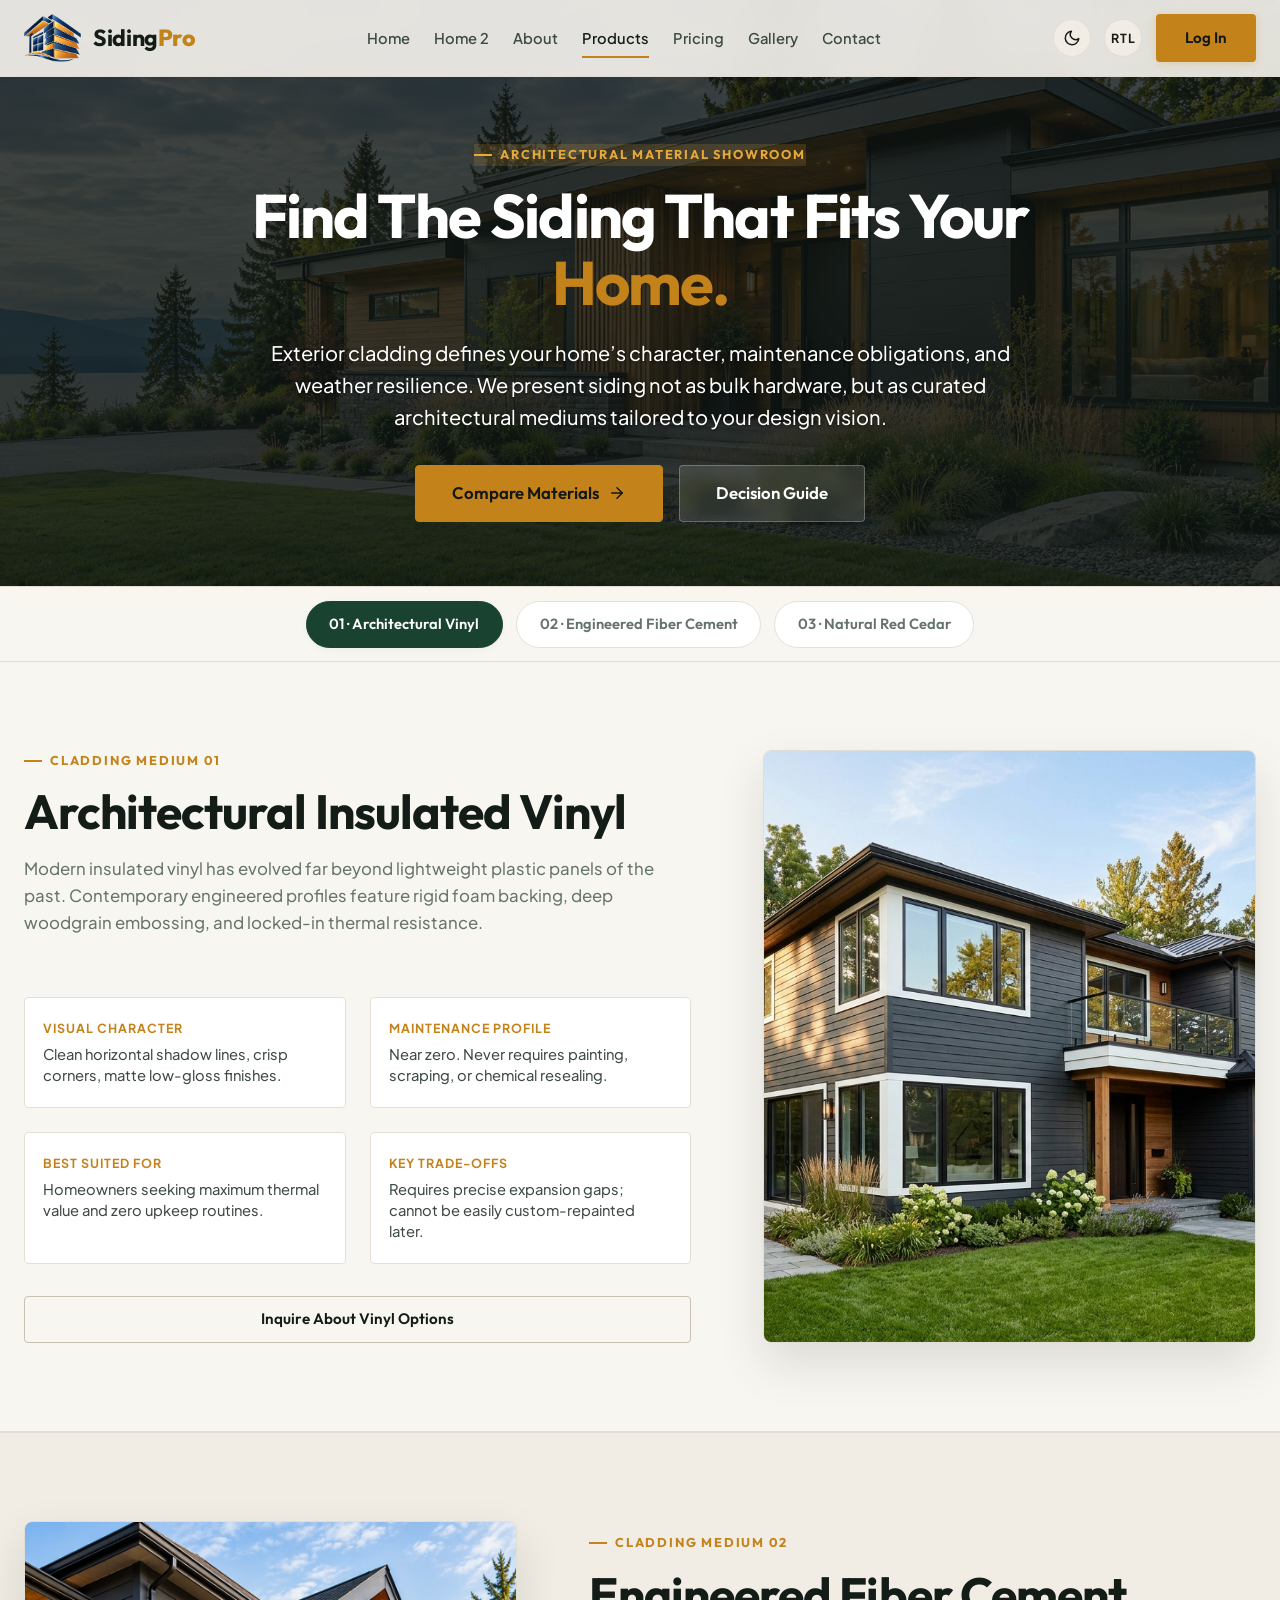
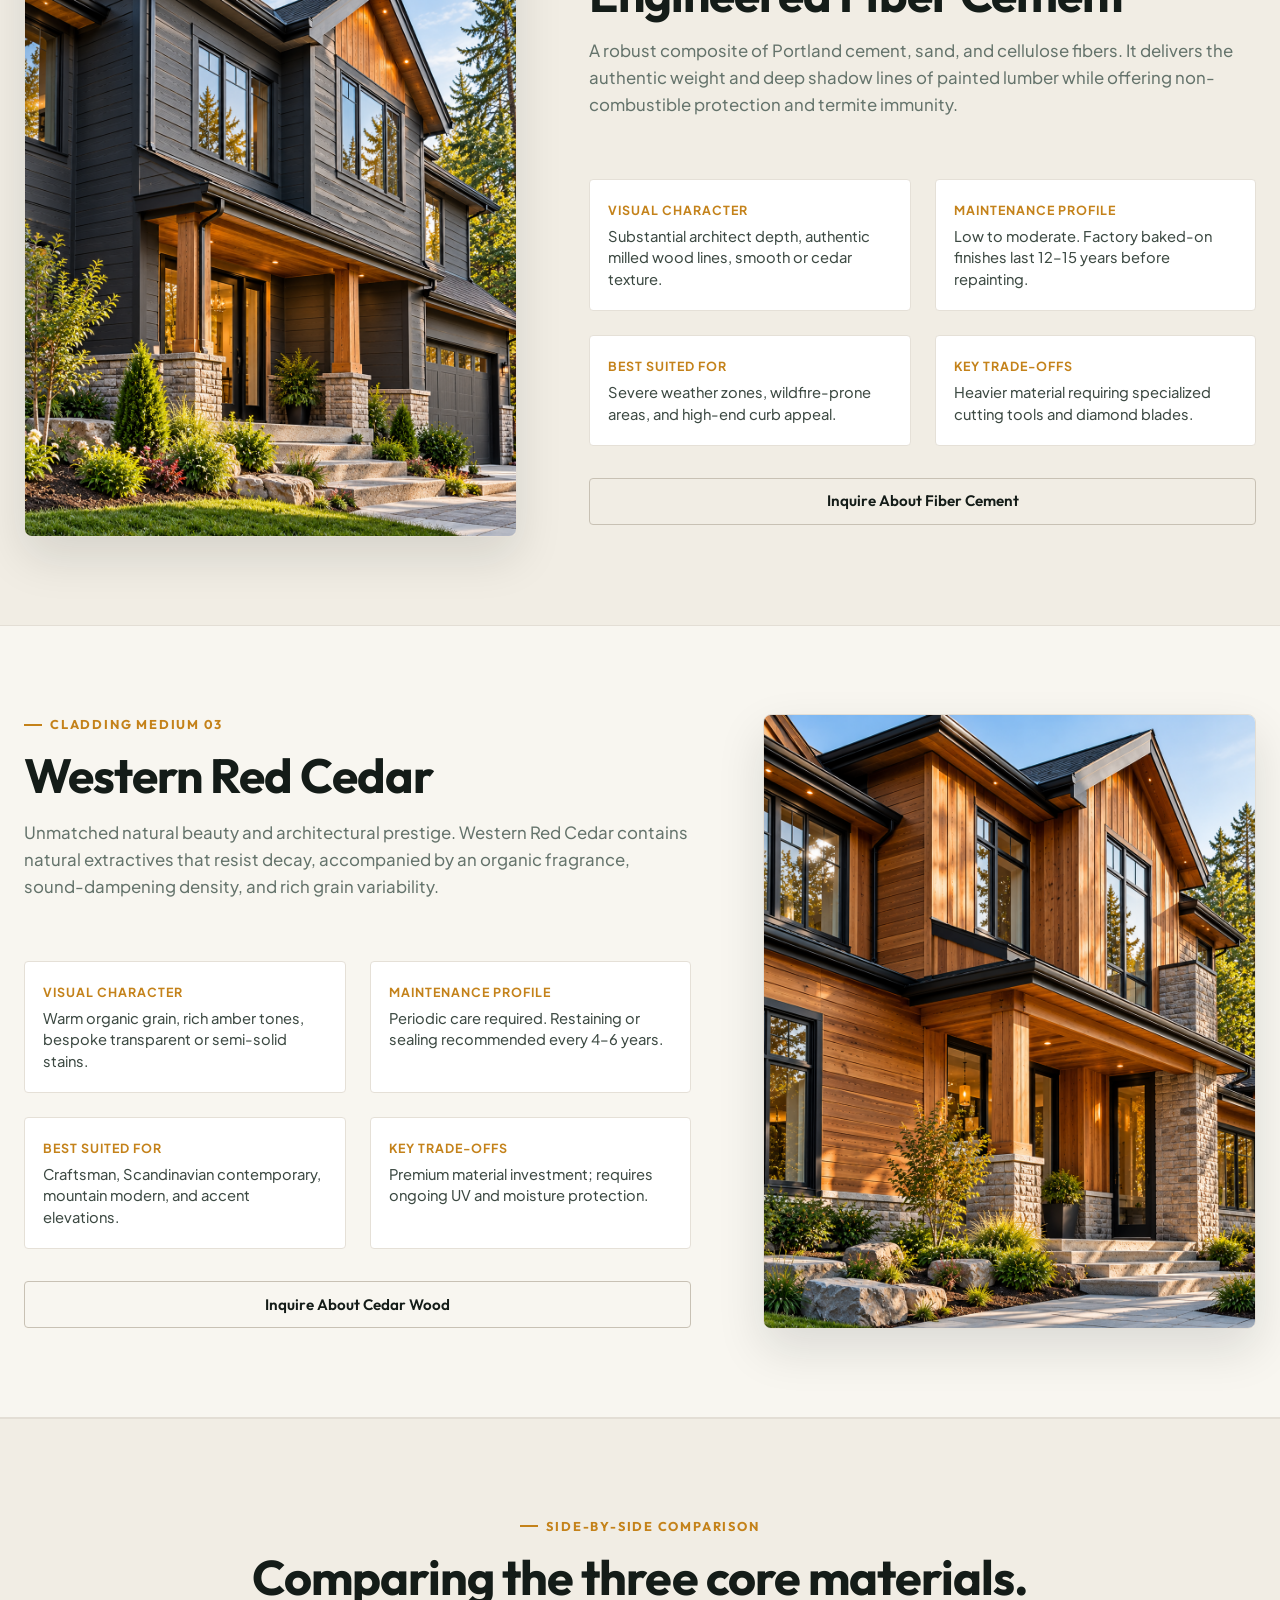
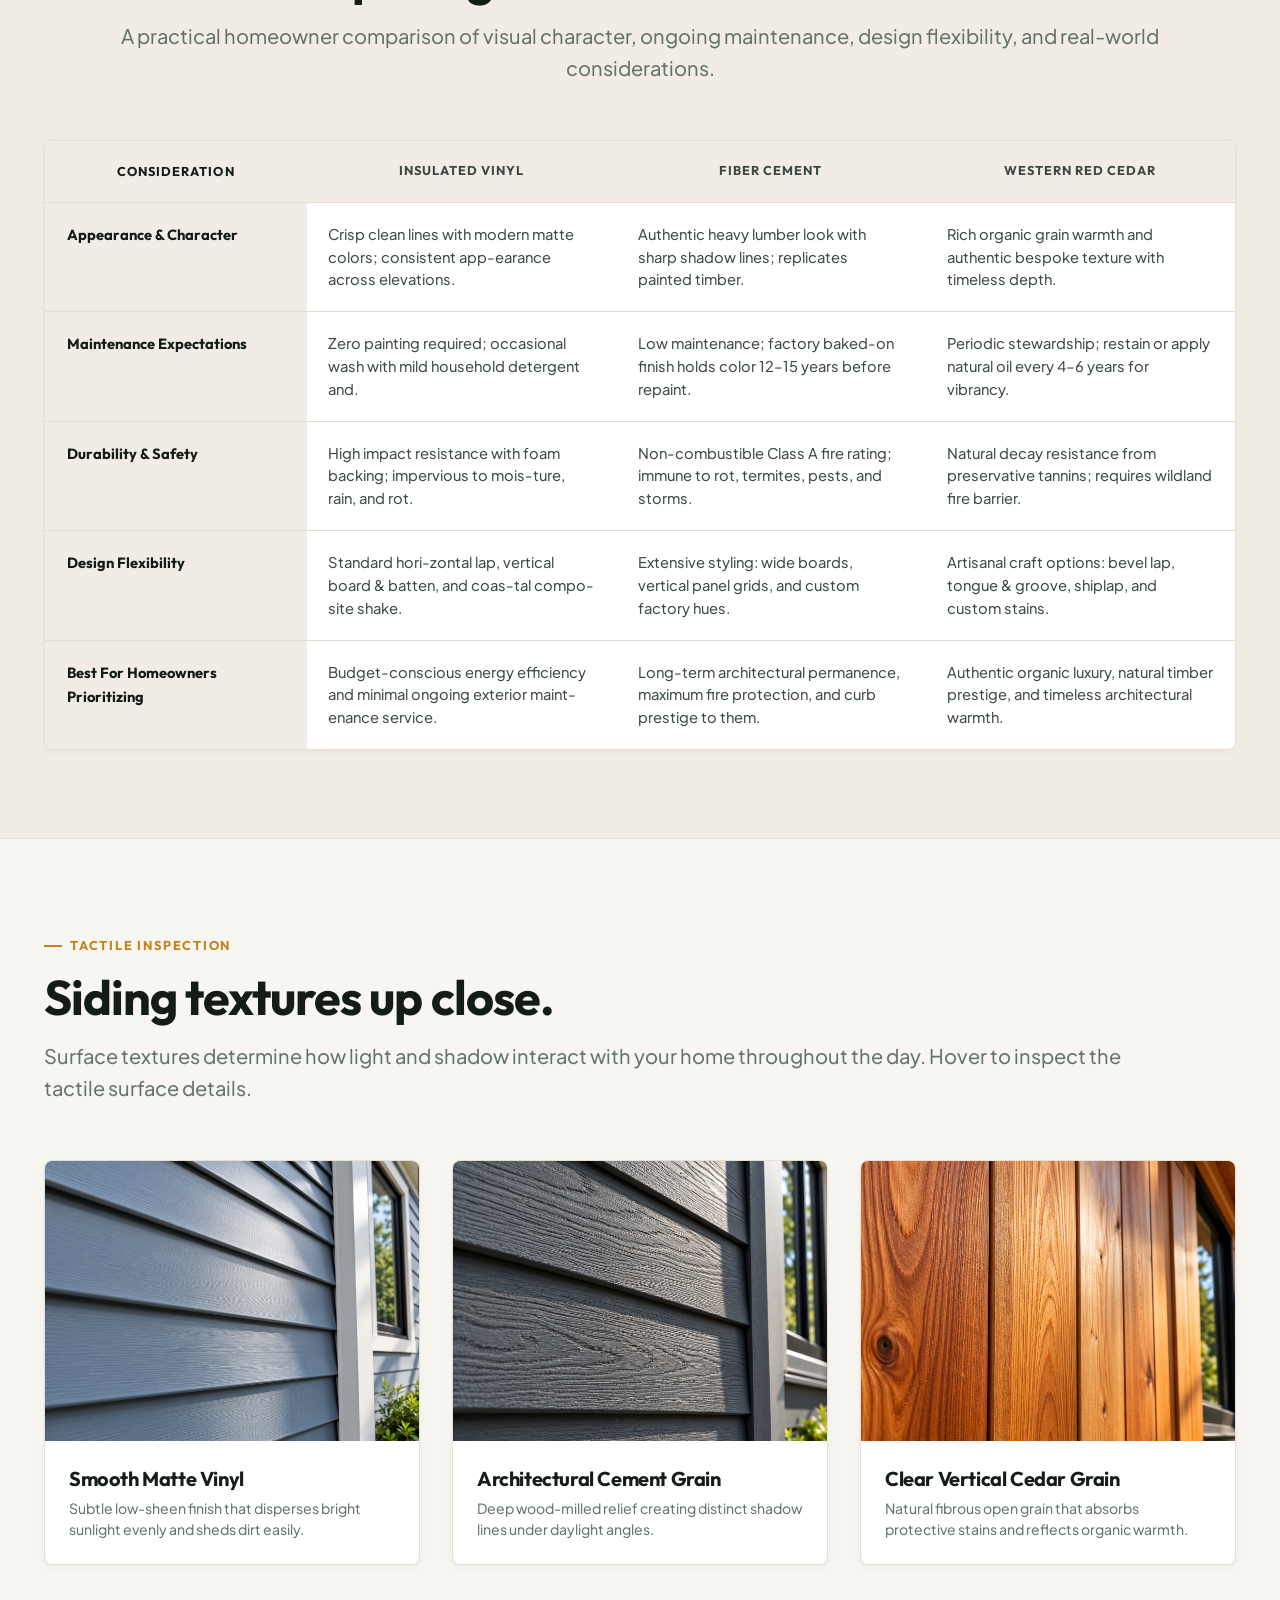
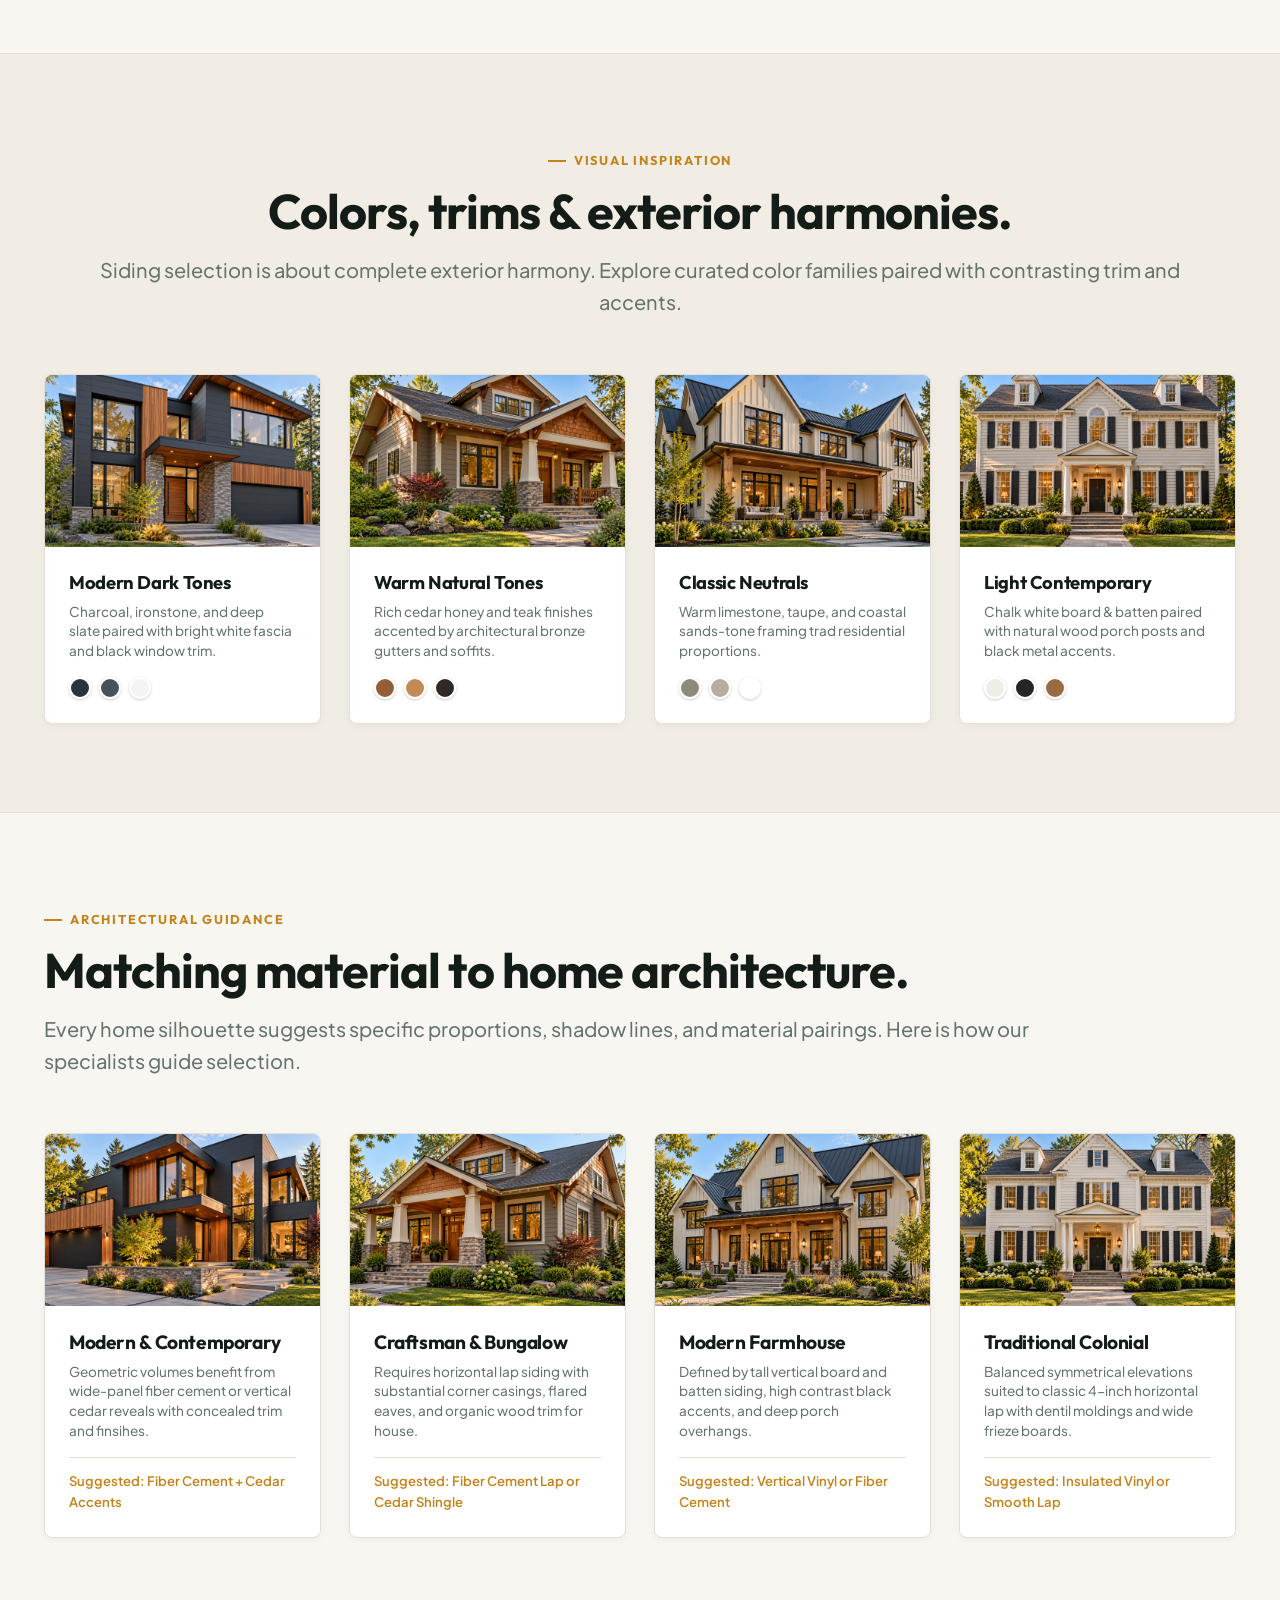
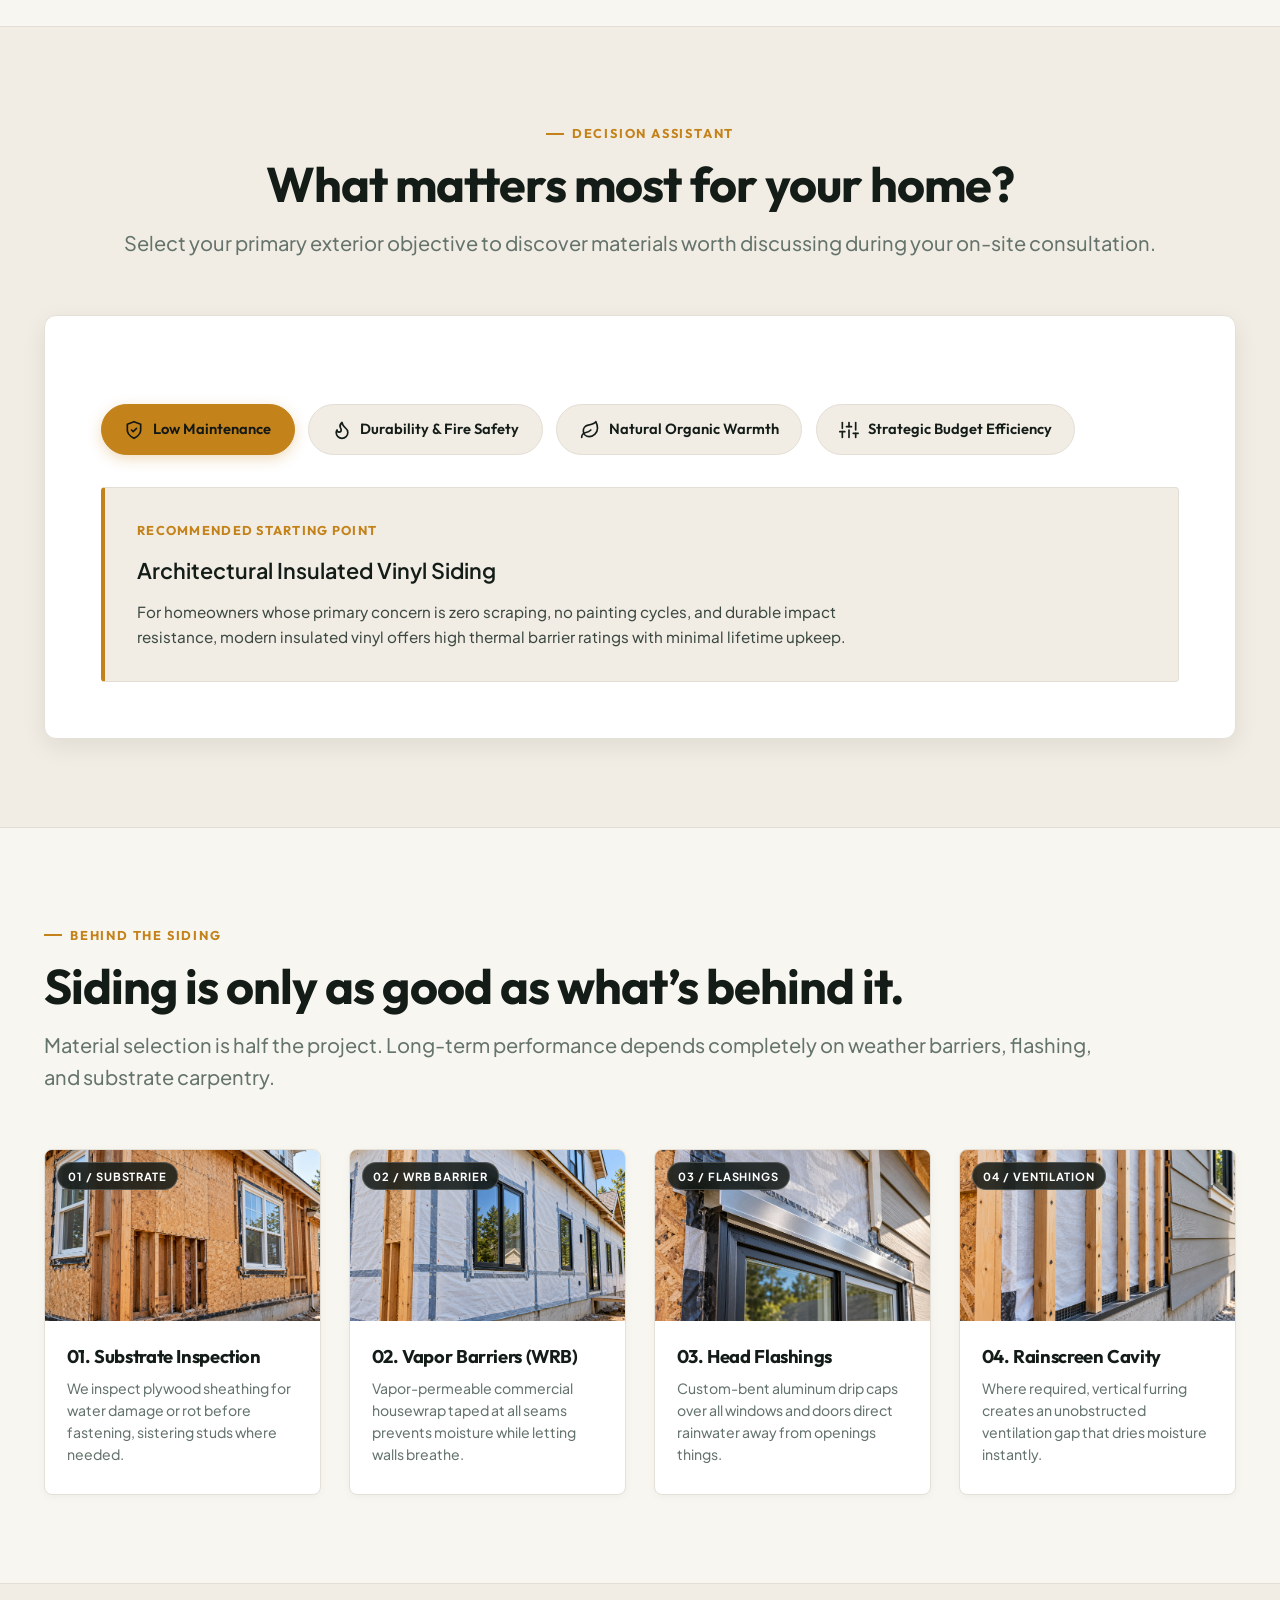
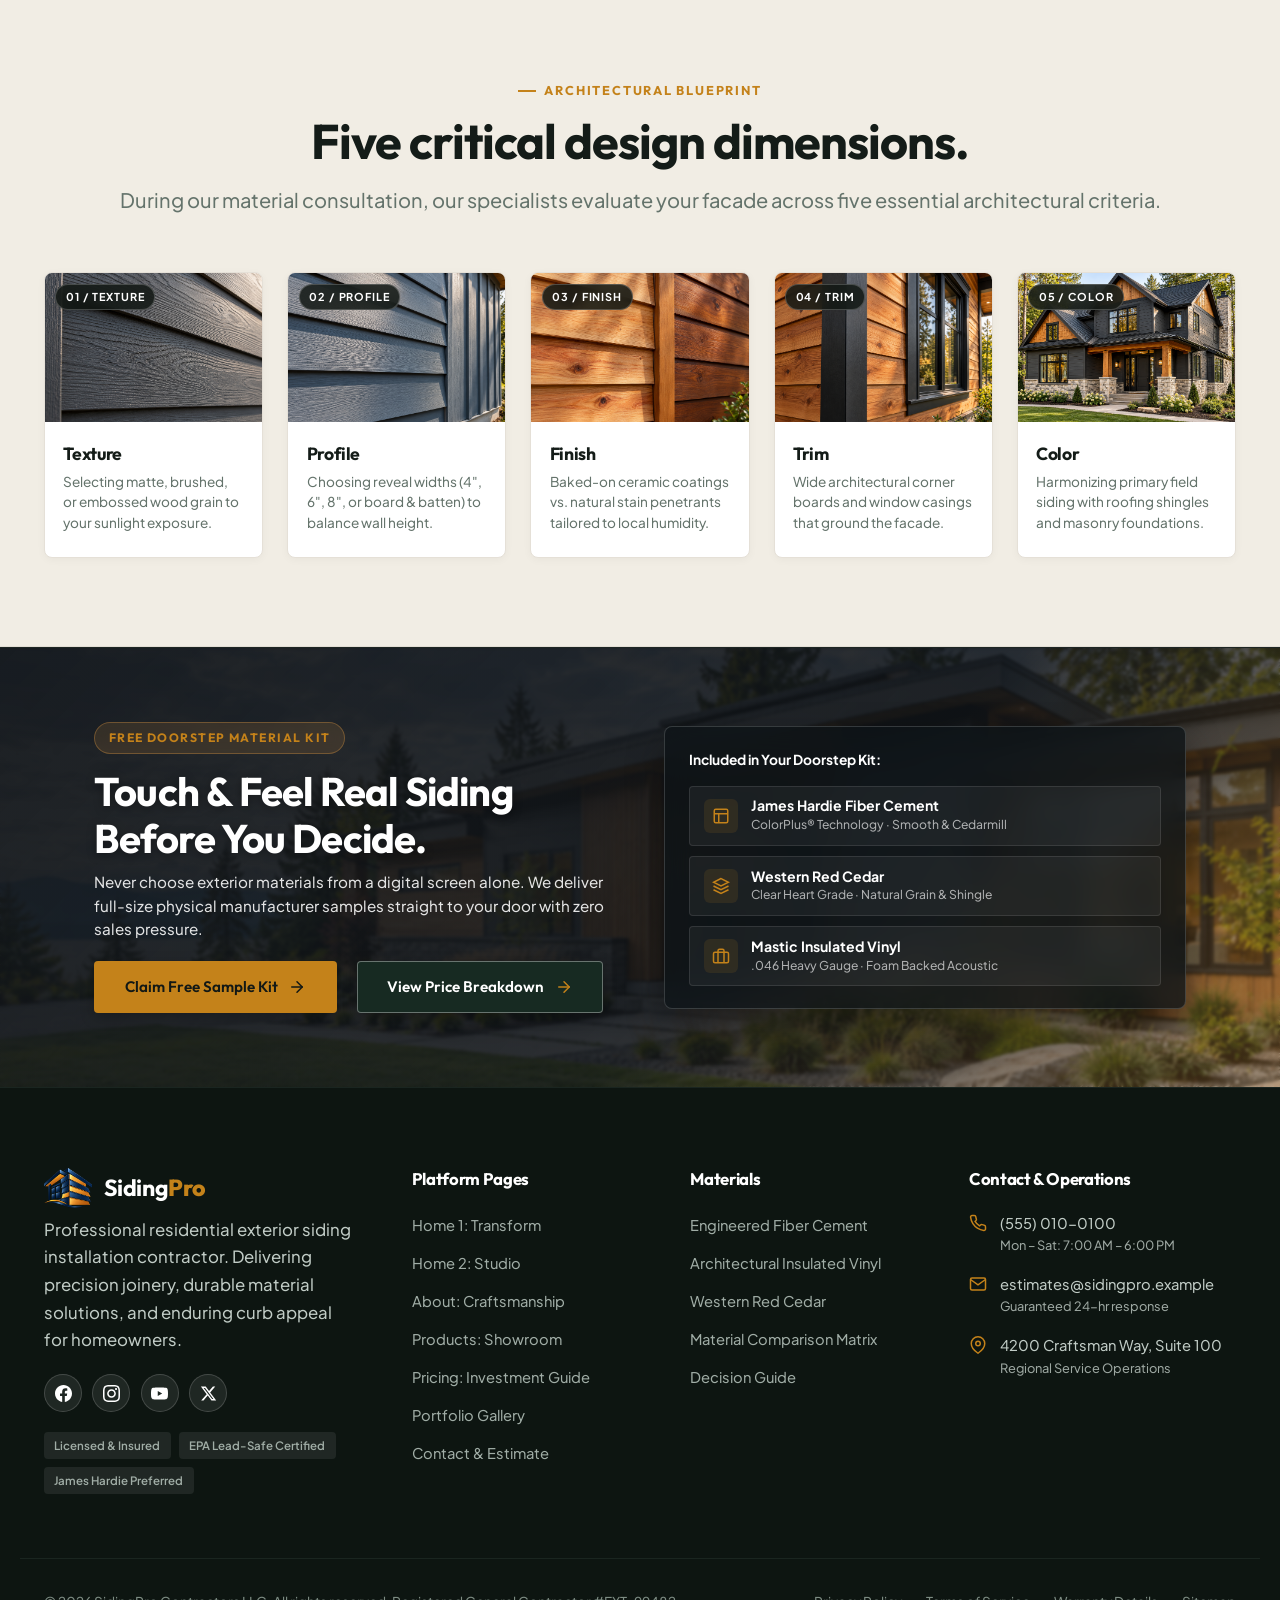
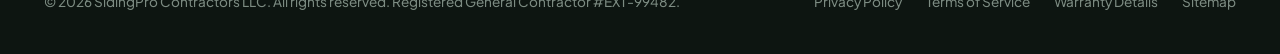
<file: products.html>
<!DOCTYPE html>
<html lang="en" dir="ltr" data-theme="light">
<head>
  <meta charset="utf-8">
  <meta name="viewport" content="width=device-width, initial-scale=1">
  <title>Siding Products &amp; Architectural Showroom | SidingPro</title>
  <meta name="description" content="Explore, compare, and select premium exterior siding materials. Architectural showroom comparing vinyl, fiber cement, and western red cedar siding.">
  <!-- Favicon -->
  <link rel="icon" type="image/png" href="images/Logo.png">
  <link rel="stylesheet" href="style.css">
</head>
<body>

  <!-- Standardized Global Header -->
  <header class="site-header">
    <div class="container-wide header-container">
      <a href="index.html" class="site-logo" aria-label="SidingPro Home">
        <img src="images/Logo.png" alt="SidingPro Logo" class="site-logo-img">
        <span class="site-logo-text">Siding<b>Pro</b></span>
      </a>

      <!-- Standardized Main Navigation Links -->
      <nav class="main-nav" id="mainNav" aria-label="Main Navigation">
        <a href="index.html" class="nav-link">Home</a>
        <a href="home2.html" class="nav-link">Home 2</a>
        <a href="about.html" class="nav-link">About</a>
        <a href="products.html" class="nav-link active" aria-current="page">Products</a>
        <a href="pricing.html" class="nav-link">Pricing</a>
        <a href="gallery.html" class="nav-link">Gallery</a>
        <a href="contact.html" class="nav-link">Contact</a>
      </nav>

      <!-- Header Controls: Theme & Direction (Desktop) -> Login -> Mobile Menu -->
      <div class="header-actions">
        <!-- Theme Toggle with SVG Icons (Desktop) -->
        <button type="button" class="icon-ctrl-btn theme-toggle desktop-only-ctrl" aria-label="Toggle theme">
          <svg class="icon-moon" width="18" height="18" viewBox="0 0 24 24" fill="none" stroke="currentColor" stroke-width="2" stroke-linecap="round" stroke-linejoin="round" aria-hidden="true">
            <path d="M21 12.79A9 9 0 1 1 11.21 3 7 7 0 0 0 21 12.79z"></path>
          </svg>
          <svg class="icon-sun" style="display:none;" width="18" height="18" viewBox="0 0 24 24" fill="none" stroke="currentColor" stroke-width="2" stroke-linecap="round" stroke-linejoin="round" aria-hidden="true">
            <circle cx="12" cy="12" r="5"></circle>
            <line x1="12" y1="1" x2="12" y2="3"></line>
            <line x1="12" y1="21" x2="12" y2="23"></line>
            <line x1="4.22" y1="4.22" x2="5.64" y2="5.64"></line>
            <line x1="18.36" y1="18.36" x2="19.78" y2="19.78"></line>
            <line x1="1" y1="12" x2="3" y2="12"></line>
            <line x1="21" y1="12" x2="23" y2="12"></line>
            <line x1="4.22" y1="19.78" x2="5.64" y2="18.36"></line>
            <line x1="18.36" y1="5.64" x2="19.78" y2="4.22"></line>
          </svg>
        </button>

        <!-- Direction Toggle (RTL / LTR) (Desktop) -->
        <button type="button" class="icon-ctrl-btn dir-toggle desktop-only-ctrl" aria-label="Toggle text direction LTR/RTL">
          <span class="dir-toggle-text">RTL</span>
        </button>

        <!-- Auth Controls: Direct Log In Link -->
        <a href="login.html" class="btn btn-login">
          <span>Log In</span>
        </a>

        <!-- Mobile Menu Hamburger -->
        <button type="button" class="mobile-menu-btn" aria-label="Open mobile navigation" aria-expanded="false" aria-controls="mobileDrawer">
          <span></span>
          <span></span>
          <span></span>
        </button>
      </div>
    </div>
  </header>

  <main id="mainContent">
    <!-- ====================================================================
         1. HERO — MATERIAL SHOWROOM (Centered Architectural Text Hero)
         ==================================================================== -->
    <section class="prod-hero">
      <div class="container prod-hero-grid">
        <div class="prod-hero-content rv">
          <span class="eyebrow">Architectural Material Showroom</span>
          <h1 class="prod-hero-headline">Find The Siding That Fits Your <span style="color:var(--brand-accent);">Home.</span></h1>
          <p class="prod-hero-lead">
            Exterior cladding defines your home’s character, maintenance obligations, and weather resilience. We present siding not as bulk hardware, but as curated architectural mediums tailored to your design vision.
          </p>

          <div class="prod-hero-actions">
            <a href="#comparison" class="btn btn-primary btn-lg">
              <span>Compare Materials</span>
              <svg class="arrow-icon" viewBox="0 0 24 24" fill="none" stroke="currentColor" stroke-width="2" stroke-linecap="round" stroke-linejoin="round"><line x1="5" y1="12" x2="19" y2="12"></line><polyline points="12 5 19 12 12 19"></polyline></svg>
            </a>
            <a href="#decisionGuide" class="btn btn-ghost-light btn-lg">
              <span>Decision Guide</span>
            </a>
          </div>
        </div>
      </div>
    </section>

    <!-- ====================================================================
         2. MATERIAL NAVIGATION (Sticky Segmented Selector)
         ==================================================================== -->
    <nav class="prod-mat-nav-shell" aria-label="Material Navigation Selector">
      <div class="prod-mat-nav">
        <button type="button" class="prod-mat-btn active" data-target="vinyl">
          <span class="btn-text-full">01 · Architectural Vinyl</span>
          <span class="btn-text-short">01 · Vinyl</span>
        </button>
        <button type="button" class="prod-mat-btn" data-target="cement">
          <span class="btn-text-full">02 · Engineered Fiber Cement</span>
          <span class="btn-text-short">02 · Cement</span>
        </button>
        <button type="button" class="prod-mat-btn" data-target="wood">
          <span class="btn-text-full">03 · Natural Red Cedar</span>
          <span class="btn-text-short">03 · Cedar</span>
        </button>
      </div>
    </nav>

    <!-- ====================================================================
         3. VINYL SIDING SHOWCASE
         ==================================================================== -->
    <section class="mat-feature-section" id="vinyl">
      <div class="container mat-feature-grid">
        <div class="mat-feature-content rv">
          <span class="eyebrow">Cladding Medium 01</span>
          <h2 style="font-size:clamp(2rem, 3.8vw, 3rem);margin-block-end:1rem;">Architectural Insulated Vinyl</h2>
          <p style="color:var(--text-muted);font-size:1.05rem;line-height:1.6;margin-block-end:1.75rem;">
            Modern insulated vinyl has evolved far beyond lightweight plastic panels of the past. Contemporary engineered profiles feature rigid foam backing, deep woodgrain embossing, and locked-in thermal resistance.
          </p>

          <div class="mat-spec-matrix">
            <div class="mat-spec-box">
              <span class="mat-spec-label">Visual Character</span>
              <p class="mat-spec-val">Clean horizontal shadow lines, crisp corners, matte low-gloss finishes.</p>
            </div>
            <div class="mat-spec-box">
              <span class="mat-spec-label">Maintenance Profile</span>
              <p class="mat-spec-val">Near zero. Never requires painting, scraping, or chemical resealing.</p>
            </div>
            <div class="mat-spec-box">
              <span class="mat-spec-label">Best Suited For</span>
              <p class="mat-spec-val">Homeowners seeking maximum thermal value and zero upkeep routines.</p>
            </div>
            <div class="mat-spec-box">
              <span class="mat-spec-label">Key Trade-Offs</span>
              <p class="mat-spec-val">Requires precise expansion gaps; cannot be easily custom-repainted later.</p>
            </div>
          </div>

          <a href="#contact" class="btn btn-outline">
            <span>Inquire About Vinyl Options</span>
          </a>
        </div>

        <div class="mat-feature-visual rv rv-delay-1">
          <img src="images/prod_insulated_vinyl.jpg" alt="Modern luxury home featuring high-durability architectural insulated vinyl horizontal siding" loading="lazy">
        </div>
      </div>
    </section>

    <!-- ====================================================================
         4. FIBER CEMENT SHOWCASE
         ==================================================================== -->
    <section class="mat-feature-section bg-subtle-section" id="cement">
      <div class="container mat-feature-grid reverse">
        <div class="mat-feature-visual rv">
          <img src="images/Pricing/1.png" alt="Luxury home with engineered fiber cement lap siding and architectural trim">
        </div>

        <div class="mat-feature-content rv rv-delay-1">
          <span class="eyebrow">Cladding Medium 02</span>
          <h2 style="font-size:clamp(2rem, 3.8vw, 3rem);margin-block-end:1rem;">Engineered Fiber Cement</h2>
          <p style="color:var(--text-muted);font-size:1.05rem;line-height:1.6;margin-block-end:1.75rem;">
            A robust composite of Portland cement, sand, and cellulose fibers. It delivers the authentic weight and deep shadow lines of painted lumber while offering non-combustible protection and termite immunity.
          </p>

          <div class="mat-spec-matrix">
            <div class="mat-spec-box">
              <span class="mat-spec-label">Visual Character</span>
              <p class="mat-spec-val">Substantial architect depth, authentic milled wood lines, smooth or cedar texture.</p>
            </div>
            <div class="mat-spec-box">
              <span class="mat-spec-label">Maintenance Profile</span>
              <p class="mat-spec-val">Low to moderate. Factory baked-on finishes last 12–15 years before repainting.</p>
            </div>
            <div class="mat-spec-box">
              <span class="mat-spec-label">Best Suited For</span>
              <p class="mat-spec-val">Severe weather zones, wildfire-prone areas, and high-end curb appeal.</p>
            </div>
            <div class="mat-spec-box">
              <span class="mat-spec-label">Key Trade-Offs</span>
              <p class="mat-spec-val">Heavier material requiring specialized cutting tools and diamond blades.</p>
            </div>
          </div>

          <a href="#contact" class="btn btn-outline">
            <span>Inquire About Fiber Cement</span>
          </a>
        </div>
      </div>
    </section>

    <!-- ====================================================================
         5. NATURAL WOOD SHOWCASE
         ==================================================================== -->
    <section class="mat-feature-section" id="wood">
      <div class="container mat-feature-grid">
        <div class="mat-feature-content rv">
          <span class="eyebrow">Cladding Medium 03</span>
          <h2 style="font-size:clamp(2rem, 3.8vw, 3rem);margin-block-end:1rem;">Western Red Cedar</h2>
          <p style="color:var(--text-muted);font-size:1.05rem;line-height:1.6;margin-block-end:1.75rem;">
            Unmatched natural beauty and architectural prestige. Western Red Cedar contains natural extractives that resist decay, accompanied by an organic fragrance, sound-dampening density, and rich grain variability.
          </p>

          <div class="mat-spec-matrix">
            <div class="mat-spec-box">
              <span class="mat-spec-label">Visual Character</span>
              <p class="mat-spec-val">Warm organic grain, rich amber tones, bespoke transparent or semi-solid stains.</p>
            </div>
            <div class="mat-spec-box">
              <span class="mat-spec-label">Maintenance Profile</span>
              <p class="mat-spec-val">Periodic care required. Restaining or sealing recommended every 4–6 years.</p>
            </div>
            <div class="mat-spec-box">
              <span class="mat-spec-label">Best Suited For</span>
              <p class="mat-spec-val">Craftsman, Scandinavian contemporary, mountain modern, and accent elevations.</p>
            </div>
            <div class="mat-spec-box">
              <span class="mat-spec-label">Key Trade-Offs</span>
              <p class="mat-spec-val">Premium material investment; requires ongoing UV and moisture protection.</p>
            </div>
          </div>

          <a href="#contact" class="btn btn-outline">
            <span>Inquire About Cedar Wood</span>
          </a>
        </div>

        <div class="mat-feature-visual rv rv-delay-1">
          <img src="images/Pricing/2.png" alt="Warm natural Western Red Cedar siding installed on contemporary home facade">
        </div>
      </div>
    </section>

    <!-- ====================================================================
         6. HOMEOWNER MATERIAL COMPARISON
         ==================================================================== -->
    <section class="section bg-subtle-section" id="comparison">
      <div class="container">
        <div class="section-header text-center">
          <span class="eyebrow rv">Side-By-Side Comparison</span>
          <h2 class="section-title rv rv-delay-1">Comparing the three core materials.</h2>
          <p class="section-sub rv rv-delay-2">A practical homeowner comparison of visual character, ongoing maintenance, design flexibility, and real-world considerations.</p>
        </div>

        <div class="comparison-table-wrap rv rv-delay-2">
          <table class="homeowner-compare-table">
            <thead>
              <tr>
                <th class="col-feature">Consideration</th>
                <th>Insulated Vinyl</th>
                <th>Fiber Cement</th>
                <th>Western Red Cedar</th>
              </tr>
            </thead>
            <tbody>
              <tr>
                <td class="feature-title" data-label="Consideration">Appearance &amp; Character</td>
                <td data-label="Insulated Vinyl">Crisp clean lines with modern matte colors; consistent app-earance across elevations.</td>
                <td data-label="Fiber Cement">Authentic heavy lumber look with sharp shadow lines; replicates painted timber.</td>
                <td data-label="Western Red Cedar">Rich organic grain warmth and authentic bespoke texture with timeless depth.</td>
              </tr>
              <tr>
                <td class="feature-title" data-label="Consideration">Maintenance Expectations</td>
                <td data-label="Insulated Vinyl">Zero painting required; occasional wash with mild household detergent and.</td>
                <td data-label="Fiber Cement">Low maintenance; factory baked-on finish holds color 12–15 years before repaint.</td>
                <td data-label="Western Red Cedar">Periodic stewardship; restain or apply natural oil every 4–6 years for vibrancy.</td>
              </tr>
              <tr>
                <td class="feature-title" data-label="Consideration">Durability &amp; Safety</td>
                <td data-label="Insulated Vinyl">High impact resistance with foam backing; impervious to mois-ture, rain, and rot.</td>
                <td data-label="Fiber Cement">Non-combustible Class A fire rating; immune to rot, termites, pests, and storms.</td>
                <td data-label="Western Red Cedar">Natural decay resistance from preservative tannins; requires wildland fire barrier.</td>
              </tr>
              <tr>
                <td class="feature-title" data-label="Consideration">Design Flexibility</td>
                <td data-label="Insulated Vinyl">Standard hori-zontal lap, vertical board &amp; batten, and coas-tal compo-site shake.</td>
                <td data-label="Fiber Cement">Extensive styling: wide boards, vertical panel grids, and custom factory hues.</td>
                <td data-label="Western Red Cedar">Artisanal craft options: bevel lap, tongue &amp; groove, shiplap, and custom stains.</td>
              </tr>
              <tr>
                <td class="feature-title" data-label="Consideration">Best For Homeowners Prioritizing</td>
                <td data-label="Insulated Vinyl">Budget-conscious energy efficiency and minimal ongoing exterior maint-enance service.</td>
                <td data-label="Fiber Cement">Long-term architectural permanence, maximum fire protection, and curb prestige to them.</td>
                <td data-label="Western Red Cedar">Authentic organic luxury, natural timber prestige, and timeless architectural warmth.</td>
              </tr>
            </tbody>
          </table>
        </div>
      </div>
    </section>

    <!-- ====================================================================
         7. MATERIAL TEXTURE SHOWCASE
         ==================================================================== -->
    <section class="section">
      <div class="container">
        <div class="section-head">
          <span class="eyebrow rv">Tactile Inspection</span>
          <h2 class="section-title rv rv-delay-1">Siding textures up close.</h2>
          <p class="section-sub rv rv-delay-2">Surface textures determine how light and shadow interact with your home throughout the day. Hover to inspect the tactile surface details.</p>
        </div>

        <div class="tactile-showcase-grid">
          <article class="tactile-card rv">
            <div class="tactile-img-wrap">
              <img src="images/Pricing/p1.png" alt="Close-up vinyl texture">
            </div>
            <div class="tactile-caption">
              <h4>Smooth Matte Vinyl</h4>
              <p>Subtle low-sheen finish that disperses bright sunlight evenly and sheds dirt easily.</p>
            </div>
          </article>

          <article class="tactile-card rv rv-delay-1">
            <div class="tactile-img-wrap">
              <img src="images/Pricing/p2.png" alt="Close-up fiber cement texture">
            </div>
            <div class="tactile-caption">
              <h4>Architectural Cement Grain</h4>
              <p>Deep wood-milled relief creating distinct shadow lines under daylight angles.</p>
            </div>
          </article>

          <article class="tactile-card rv rv-delay-2">
            <div class="tactile-img-wrap">
              <img src="images/Pricing/p3.png" alt="Close-up natural wood grain texture">
            </div>
            <div class="tactile-caption">
              <h4>Clear Vertical Cedar Grain</h4>
              <p>Natural fibrous open grain that absorbs protective stains and reflects organic warmth.</p>
            </div>
          </article>
        </div>
      </div>
    </section>

    <!-- ====================================================================
         8. COLORS & ARCHITECTURAL FINISHES
         ==================================================================== -->
    <section class="section bg-subtle-section">
      <div class="container">
        <div class="section-head text-center">
          <span class="eyebrow rv">Visual Inspiration</span>
          <h2 class="section-title rv rv-delay-1">Colors, trims &amp; exterior harmonies.</h2>
          <p class="section-sub rv rv-delay-2">Siding selection is about complete exterior harmony. Explore curated color families paired with contrasting trim and accents.</p>
        </div>

        <div class="color-inspiration-grid">
          <!-- Family 1 -->
          <article class="color-palette-card rv">
            <div class="color-palette-photo">
              <img src="images/Pricing/p01.png" alt="Modern dark siding with crisp trim">
            </div>
            <div class="color-palette-info">
              <h4>Modern Dark Tones</h4>
              <p>Charcoal, ironstone, and deep slate paired with bright white fascia and black window trim.</p>
              <div class="color-chips-row">
                <span class="color-chip" style="background:#2b3238;"></span>
                <span class="color-chip" style="background:#4a5259;"></span>
                <span class="color-chip" style="background:#f4f5f2;"></span>
              </div>
            </div>
          </article>

          <!-- Family 2 -->
          <article class="color-palette-card rv rv-delay-1">
            <div class="color-palette-photo">
              <img src="images/Pricing/p02.png" alt="Warm natural cedar siding with dark accents">
            </div>
            <div class="color-palette-info">
              <h4>Warm Natural Tones</h4>
              <p>Rich cedar honey and teak finishes accented by architectural bronze gutters and soffits.</p>
              <div class="color-chips-row">
                <span class="color-chip" style="background:#945f34;"></span>
                <span class="color-chip" style="background:#c28a55;"></span>
                <span class="color-chip" style="background:#302823;"></span>
              </div>
            </div>
          </article>

          <!-- Family 3 -->
          <article class="color-palette-card rv rv-delay-2">
            <div class="color-palette-photo">
              <img src="images/Pricing/p03.png" alt="Classic neutral residential exterior">
            </div>
            <div class="color-palette-info">
              <h4>Classic Neutrals</h4>
              <p>Warm limestone, taupe, and coastal sands-tone framing trad residential proportions.</p>
              <div class="color-chips-row">
                <span class="color-chip" style="background:#8f887c;"></span>
                <span class="color-chip" style="background:#b5ae9f;"></span>
                <span class="color-chip" style="background:#ffffff;"></span>
              </div>
            </div>
          </article>

          <!-- Family 4 -->
          <article class="color-palette-card rv rv-delay-3">
            <div class="color-palette-photo">
              <img src="images/Pricing/p04.png" alt="Light contemporary board and batten home">
            </div>
            <div class="color-palette-info">
              <h4>Light Contemporary</h4>
              <p>Chalk white board &amp; batten paired with natural wood porch posts and black metal accents.</p>
              <div class="color-chips-row">
                <span class="color-chip" style="background:#ecefe6;"></span>
                <span class="color-chip" style="background:#222624;"></span>
                <span class="color-chip" style="background:#996b42;"></span>
              </div>
            </div>
          </article>
        </div>
      </div>
    </section>

    <!-- ====================================================================
         9. MATCH MATERIAL TO HOME STYLE
         ==================================================================== -->
    <section class="section">
      <div class="container">
        <div class="section-head">
          <span class="eyebrow rv">Architectural Guidance</span>
          <h2 class="section-title rv rv-delay-1">Matching material to home architecture.</h2>
          <p class="section-sub rv rv-delay-2">Every home silhouette suggests specific proportions, shadow lines, and material pairings. Here is how our specialists guide selection.</p>
        </div>

        <div class="home-styles-grid">
          <article class="home-style-card rv">
            <div class="home-style-thumb">
              <img src="images/Pricing/p001.png" alt="Modern contemporary architectural siding">
            </div>
            <div class="home-style-content">
              <h4>Modern &amp; Contemporary</h4>
              <p>Geometric volumes benefit from wide-panel fiber cement or vertical cedar reveals with concealed trim and finsihes.</p>
              <div class="home-style-rec">Suggested: Fiber Cement + Cedar Accents</div>
            </div>
          </article>

          <article class="home-style-card rv rv-delay-1">
            <div class="home-style-thumb">
              <img src="images/Pricing/p002.png" alt="Craftsman home architectural trim and siding">
            </div>
            <div class="home-style-content">
              <h4>Craftsman &amp; Bungalow</h4>
              <p>Requires horizontal lap siding with substantial corner casings, flared eaves, and organic wood trim for house.</p>
              <div class="home-style-rec">Suggested: Fiber Cement Lap or Cedar Shingle</div>
            </div>
          </article>

          <article class="home-style-card rv rv-delay-2">
            <div class="home-style-thumb">
              <img src="images/Pricing/p003.png" alt="Modern farmhouse exterior with vertical siding">
            </div>
            <div class="home-style-content">
              <h4>Modern Farmhouse</h4>
              <p>Defined by tall vertical board and batten siding, high contrast black accents, and deep porch overhangs.</p>
              <div class="home-style-rec">Suggested: Vertical Vinyl or Fiber Cement</div>
            </div>
          </article>

          <article class="home-style-card rv rv-delay-3">
            <div class="home-style-thumb">
              <img src="images/Pricing/p004.png" alt="Traditional colonial residential home">
            </div>
            <div class="home-style-content">
              <h4>Traditional Colonial</h4>
              <p>Balanced symmetrical elevations suited to classic 4-inch horizontal lap with dentil moldings and wide frieze boards.</p>
              <div class="home-style-rec">Suggested: Insulated Vinyl or Smooth Lap</div>
            </div>
          </article>
        </div>
      </div>
    </section>

    <!-- ====================================================================
         10. INTERACTIVE MATERIAL DECISION GUIDE
         ==================================================================== -->
    <section class="section bg-subtle-section" id="decisionGuide">
      <div class="container">
        <div class="section-head text-center">
          <span class="eyebrow rv">Decision Assistant</span>
          <h2 class="section-title rv rv-delay-1">What matters most for your home?</h2>
          <p class="section-sub rv rv-delay-2">Select your primary exterior objective to discover materials worth discussing during your on-site consultation.</p>
        </div>

        <div class="decision-guide-box rv rv-delay-2">
          <div class="priority-selector-row">
            <button type="button" class="priority-btn active" data-priority="maintenance">
              <svg viewBox="0 0 24 24" fill="none" stroke="currentColor" stroke-width="2" stroke-linecap="round" stroke-linejoin="round"><path d="M12 22s8-4 8-10V5l-8-3-8 3v7c0 6 8 10 8 10z"></path><polyline points="9 12 11 14 15 10"></polyline></svg>
              <span>Low Maintenance</span>
            </button>
            <button type="button" class="priority-btn" data-priority="durability">
              <svg viewBox="0 0 24 24" fill="none" stroke="currentColor" stroke-width="2" stroke-linecap="round" stroke-linejoin="round"><path d="M8.5 14.5A2.5 2.5 0 0 0 11 12c0-1.38-.5-2-1-3-1.072-2.143-.224-4.054 2-6 .5 2.5 2 4.9 4 6.5 2 1.6 3 3.5 3 5.5a7 7 0 1 1-14 0c0-1.153.433-2.294 1-3a2.5 2.5 0 0 0 2.5 2.5z"></path></svg>
              <span>Durability &amp; Fire Safety</span>
            </button>
            <button type="button" class="priority-btn" data-priority="natural">
              <svg viewBox="0 0 24 24" fill="none" stroke="currentColor" stroke-width="2" stroke-linecap="round" stroke-linejoin="round"><path d="M11 20A7 7 0 0 1 9.8 6.1C15.5 5 17 4.48 19 2c1 2 2 4.18 2 8 0 5.5-4.78 10-10 10Z"></path><path d="M2 21c0-3 1.85-5.36 5.08-6C9.5 14.52 12 13 13 12"></path></svg>
              <span>Natural Organic Warmth</span>
            </button>
            <button type="button" class="priority-btn" data-priority="budget">
              <svg viewBox="0 0 24 24" fill="none" stroke="currentColor" stroke-width="2" stroke-linecap="round" stroke-linejoin="round"><line x1="4" y1="21" x2="4" y2="14"></line><line x1="4" y1="10" x2="4" y2="3"></line><line x1="12" y1="21" x2="12" y2="12"></line><line x1="12" y1="8" x2="12" y2="3"></line><line x1="20" y1="21" x2="20" y2="16"></line><line x1="20" y1="12" x2="20" y2="3"></line><line x1="1" y1="14" x2="7" y2="14"></line><line x1="9" y1="8" x2="15" y2="8"></line><line x1="17" y1="16" x2="23" y2="16"></line></svg>
              <span>Strategic Budget Efficiency</span>
            </button>
          </div>

          <div class="decision-result-panel" id="decisionResultPanel">
            <span class="decision-result-badge" id="decisionResultBadge">Recommended Starting Point</span>
            <div class="decision-result-title" id="decisionResultTitle">Architectural Insulated Vinyl Siding</div>
            <p class="decision-result-desc" id="decisionResultDesc">
              For homeowners whose primary concern is zero scraping, no painting cycles, and durable impact resistance, modern insulated vinyl offers high thermal barrier ratings with minimal lifetime upkeep.
            </p>
          </div>
        </div>
      </div>
    </section>

    <!-- ====================================================================
         11. INSTALLATION & SUBSTRATE CONSIDERATIONS
         ==================================================================== -->
    <section class="section">
      <div class="container">
        <div class="section-head">
          <span class="eyebrow rv">Behind The Siding</span>
          <h2 class="section-title rv rv-delay-1">Siding is only as good as what’s behind it.</h2>
          <p class="section-sub rv rv-delay-2">Material selection is half the project. Long-term performance depends completely on weather barriers, flashing, and substrate carpentry.</p>
        </div>

        <div class="install-considerations-grid">
          <!-- 01 -->
          <article class="install-consider-card rv">
            <div class="install-card-media">
              <img src="images/Product/01.png" alt="Substrate and plywood sheathing inspection before siding installation" loading="lazy">
              <span class="install-card-step">01 / Substrate</span>
            </div>
            <div class="install-card-body">
              <h4>01. Substrate Inspection</h4>
              <p>We inspect plywood sheathing for water damage or rot before fastening, sistering studs where needed.</p>
            </div>
          </article>

          <!-- 02 -->
          <article class="install-consider-card rv rv-delay-1">
            <div class="install-card-media">
              <img src="images/Product/02.png" alt="Commercial grade vapor-permeable weather-resistive housewrap installation" loading="lazy">
              <span class="install-card-step">02 / WRB Barrier</span>
            </div>
            <div class="install-card-body">
              <h4>02. Vapor Barriers (WRB)</h4>
              <p>Vapor-permeable commercial housewrap taped at all seams prevents moisture while letting walls breathe.</p>
            </div>
          </article>

          <!-- 03 -->
          <article class="install-consider-card rv rv-delay-2">
            <div class="install-card-media">
              <img src="images/Product/03.png" alt="Precision-bent aluminum head flashing and window drip caps" loading="lazy">
              <span class="install-card-step">03 / Flashings</span>
            </div>
            <div class="install-card-body">
              <h4>03. Head Flashings</h4>
              <p>Custom-bent aluminum drip caps over all windows and doors direct rainwater away from openings things.</p>
            </div>
          </article>

          <!-- 04 -->
          <article class="install-consider-card rv rv-delay-3">
            <div class="install-card-media">
              <img src="images/Product/04.png" alt="Rainscreen cavity ventilation gap with vertical furring" loading="lazy">
              <span class="install-card-step">04 / Ventilation</span>
            </div>
            <div class="install-card-body">
              <h4>04. Rainscreen Cavity</h4>
              <p>Where required, vertical furring creates an unobstructed ventilation gap that dries moisture instantly.</p>
            </div>
          </article>
        </div>
      </div>
    </section>

    <!-- ====================================================================
         12. ARCHITECTURAL DETAIL CALLOUTS
         ==================================================================== -->
    <section class="section bg-subtle-section">
      <div class="container">
        <div class="section-head text-center">
          <span class="eyebrow rv">Architectural Blueprint</span>
          <h2 class="section-title rv rv-delay-1">Five critical design dimensions.</h2>
          <p class="section-sub rv rv-delay-2">During our material consultation, our specialists evaluate your facade across five essential architectural criteria.</p>
        </div>

        <div class="blueprint-callouts-grid">
          <!-- 01 -->
          <article class="blueprint-card rv">
            <div class="blueprint-card-media">
              <img src="images/Product/1.png" alt="Matte and tactile exterior siding surface textures" loading="lazy">
              <span class="blueprint-card-tag">01 / Texture</span>
            </div>
            <div class="blueprint-card-body">
              <h4 class="blueprint-title">Texture</h4>
              <p class="blueprint-text">Selecting matte, brushed, or embossed wood grain to your sunlight exposure.</p>
            </div>
          </article>

          <!-- 02 -->
          <article class="blueprint-card rv rv-delay-1">
            <div class="blueprint-card-media">
              <img src="images/Product/2.png" alt="Horizontal lap and vertical board and batten siding profiles" loading="lazy">
              <span class="blueprint-card-tag">02 / Profile</span>
            </div>
            <div class="blueprint-card-body">
              <h4 class="blueprint-title">Profile</h4>
              <p class="blueprint-text">Choosing reveal widths (4", 6", 8", or board &amp; batten) to balance wall height.</p>
            </div>
          </article>

          <!-- 03 -->
          <article class="blueprint-card rv rv-delay-2">
            <div class="blueprint-card-media">
              <img src="images/Product/3.png" alt="Baked-on ceramic coatings and natural wood penetrating stains" loading="lazy">
              <span class="blueprint-card-tag">03 / Finish</span>
            </div>
            <div class="blueprint-card-body">
              <h4 class="blueprint-title">Finish</h4>
              <p class="blueprint-text">Baked-on ceramic coatings vs. natural stain penetrants tailored to local humidity.</p>
            </div>
          </article>

          <!-- 04 -->
          <article class="blueprint-card rv rv-delay-3">
            <div class="blueprint-card-media">
              <img src="images/Product/4.png" alt="Crisp mitered exterior corner trim and window casings" loading="lazy">
              <span class="blueprint-card-tag">04 / Trim</span>
            </div>
            <div class="blueprint-card-body">
              <h4 class="blueprint-title">Trim</h4>
              <p class="blueprint-text">Wide architectural corner boards and window casings that ground the facade.</p>
            </div>
          </article>

          <!-- 05 -->
          <article class="blueprint-card rv rv-delay-4">
            <div class="blueprint-card-media">
              <img src="images/Product/5.png" alt="Curated exterior siding and trim color harmony" loading="lazy">
              <span class="blueprint-card-tag">05 / Color</span>
            </div>
            <div class="blueprint-card-body">
              <h4 class="blueprint-title">Color</h4>
              <p class="blueprint-text">Harmonizing primary field siding with roofing shingles and masonry foundations.</p>
            </div>
          </article>
        </div>
      </div>
    </section>

    <!-- ====================================================================
         13. BESPOKE MATERIAL SAMPLE BOX KIT CTA SECTION
         ==================================================================== -->
    <section class="page-cta-section page-cta-section--products" id="contact">
      <img src="images/Banner/Product.png" alt="Authentic exterior siding material samples and texture palette" class="page-cta-bg" loading="lazy">
      <div class="page-cta-overlay"></div>
      <div class="page-cta-container rv">
        <div class="cta-samplebox-grid">
          <div>
            <span class="cta-eyebrow">Free Doorstep Material Kit</span>
            <h2 class="cta-title-bold" style="margin-block-end:0.5rem;">Touch &amp; Feel Real Siding Before You Decide.</h2>
            <p class="cta-lead-text" style="margin-block-end:1.25rem;">
              Never choose exterior materials from a digital screen alone. We deliver full-size physical manufacturer samples straight to your door with zero sales pressure.
            </p>
            <div class="page-cta-actions">
              <a class="btn btn-primary page-cta-btn-primary" href="contact.html">
                <span>Claim Free Sample Kit</span>
                <svg class="arrow-icon" viewBox="0 0 24 24" fill="none" stroke="currentColor" stroke-width="2" stroke-linecap="round" stroke-linejoin="round">
                  <line x1="5" y1="12" x2="19" y2="12"></line>
                  <polyline points="12 5 19 12 12 19"></polyline>
                </svg>
              </a>
              <a class="page-cta-btn-outline" href="pricing.html">
                <span>View Price Breakdown</span>
                <svg class="arrow-icon" viewBox="0 0 24 24" fill="none" stroke="currentColor" stroke-width="2" stroke-linecap="round" stroke-linejoin="round">
                  <line x1="5" y1="12" x2="19" y2="12"></line>
                  <polyline points="12 5 19 12 12 19"></polyline>
                </svg>
              </a>
            </div>
          </div>
          <div class="cta-swatches-card">
            <div style="font-size:0.86rem;font-weight:700;color:#fff;margin-block-end:0.25rem;">
              Included in Your Doorstep Kit:
            </div>
            <div class="cta-swatch-chip">
              <div class="cta-swatch-icon-box">
                <svg viewBox="0 0 24 24" width="18" height="18" fill="none" stroke="currentColor" stroke-width="2"><rect x="3" y="3" width="18" height="18" rx="2" ry="2"></rect><line x1="3" y1="9" x2="21" y2="9"></line><line x1="9" y1="21" x2="9" y2="9"></line></svg>
              </div>
              <div>
                <p class="cta-swatch-title">James Hardie Fiber Cement</p>
                <p class="cta-swatch-sub">ColorPlus® Technology · Smooth &amp; Cedarmill</p>
              </div>
            </div>
            <div class="cta-swatch-chip">
              <div class="cta-swatch-icon-box">
                <svg viewBox="0 0 24 24" width="18" height="18" fill="none" stroke="currentColor" stroke-width="2"><path d="M12 2L2 7l10 5 10-5-10-5z"></path><path d="M2 17l10 5 10-5"></path><path d="M2 12l10 5 10-5"></path></svg>
              </div>
              <div>
                <p class="cta-swatch-title">Western Red Cedar</p>
                <p class="cta-swatch-sub">Clear Heart Grade · Natural Grain &amp; Shingle</p>
              </div>
            </div>
            <div class="cta-swatch-chip">
              <div class="cta-swatch-icon-box">
                <svg viewBox="0 0 24 24" width="18" height="18" fill="none" stroke="currentColor" stroke-width="2"><rect x="2" y="7" width="20" height="14" rx="2" ry="2"></rect><path d="M16 21V5a2 2 0 0 0-2-2h-4a2 2 0 0 0-2 2v16"></path></svg>
              </div>
              <div>
                <p class="cta-swatch-title">Mastic Insulated Vinyl</p>
                <p class="cta-swatch-sub">.046 Heavy Gauge · Foam Backed Acoustic</p>
              </div>
            </div>
          </div>
        </div>
      </div>
    </section>
  </main>

  <!-- ====================================================================
       14. GLOBAL STANDARD FOOTER
       ==================================================================== -->
  <footer class="site-footer">
    <div class="container footer-grid">
      <div class="footer-brand">
        <a href="index.html" class="site-logo" style="color:#ffffff;">
          <img src="images/Logo.png" alt="SidingPro Logo" class="site-logo-img">
          <span class="site-logo-text">Siding<b>Pro</b></span>
        </a>
        <p class="footer-desc">
          Professional residential exterior siding installation contractor. Delivering precision joinery, durable material solutions, and enduring curb appeal for homeowners.
        </p>

        <!-- Social Media Icons: FB, Insta, YT, X -->
        <div class="footer-social-links" aria-label="Social media channels">
          <a href="https://facebook.com" class="footer-social-btn" aria-label="Follow SidingPro on Facebook" target="_blank" rel="noopener noreferrer">
            <svg viewBox="0 0 24 24" width="18" height="18" fill="currentColor"><path d="M24 12.073c0-6.627-5.373-12-12-12s-12 5.373-12 12c0 5.99 4.388 10.954 10.125 11.854v-8.385H7.078v-3.47h3.047V9.43c0-3.007 1.792-4.669 4.533-4.669 1.312 0 2.686.235 2.686.235v2.953H15.83c-1.491 0-1.956.925-1.956 1.874v2.25h3.328l-.532 3.47h-2.796v8.385C19.612 23.027 24 18.062 24 12.073z"/></svg>
          </a>
          <a href="https://instagram.com" class="footer-social-btn" aria-label="Follow SidingPro on Instagram" target="_blank" rel="noopener noreferrer">
            <svg viewBox="0 0 24 24" width="18" height="18" fill="currentColor"><path d="M12 2.163c3.204 0 3.584.012 4.85.07 3.252.148 4.771 1.691 4.919 4.919.058 1.265.069 1.645.069 4.849 0 3.205-.012 3.584-.069 4.849-.149 3.225-1.664 4.771-4.919 4.919-1.266.058-1.644.07-4.85.07-3.204 0-3.584-.012-4.849-.07-3.26-.149-4.771-1.699-4.919-4.92-.058-1.265-.07-1.644-.07-4.849 0-3.204.013-3.583.07-4.849.149-3.227 1.664-4.771 4.919-4.919 1.266-.057 1.645-.069 4.849-.069zm0-2.163c-3.259 0-3.667.014-4.947.072-4.358.2-6.78 2.618-6.98 6.98-.059 1.281-.073 1.689-.073 4.948 0 3.259.014 3.668.072 4.948.2 4.358 2.618 6.78 6.98 6.98 1.281.058 1.689.072 4.948.072 3.259 0 3.668-.014 4.948-.072 4.354-.2 6.782-2.618 6.979-6.98.059-1.28.073-1.689.073-4.948 0-3.259-.014-3.667-.072-4.947-.196-4.354-2.617-6.78-6.979-6.98-1.281-.059-1.69-.073-4.949-.073zm0 5.838c-3.403 0-6.162 2.759-6.162 6.162s2.759 6.163 6.162 6.163 6.162-2.759 6.162-6.163c0-3.403-2.759-6.162-6.162-6.162zm0 10.162c-2.209 0-4-1.79-4-4 0-2.209 1.791-4 4-4s4 1.791 4 4c0 2.21-1.791 4-4 4zm6.406-11.845c-.796 0-1.441.645-1.441 1.44s.645 1.44 1.441 1.44c.795 0 1.439-.645 1.439-1.44s-.644-1.44-1.439-1.44z"/></svg>
          </a>
          <a href="https://youtube.com" class="footer-social-btn" aria-label="Watch SidingPro on YouTube" target="_blank" rel="noopener noreferrer">
            <svg viewBox="0 0 24 24" width="18" height="18" fill="currentColor"><path d="M23.498 6.186a3.016 3.016 0 0 0-2.122-2.136C19.505 3.545 12 3.545 12 3.545s-7.505 0-9.377.505A3.017 3.017 0 0 0 .502 6.186C0 8.07 0 12 0 12s0 3.93.502 5.814a3.016 3.016 0 0 0 2.122 2.136c1.871.505 9.376.505 9.376.505s7.505 0 9.377-.505a3.015 3.015 0 0 0 2.122-2.136C24 15.93 24 12 24 12s0-3.93-.502-5.814zM9.545 15.568V8.432L15.818 12l-6.273 3.568z"/></svg>
          </a>
          <a href="https://x.com" class="footer-social-btn" aria-label="Follow SidingPro on X" target="_blank" rel="noopener noreferrer">
            <svg viewBox="0 0 24 24" width="16" height="16" fill="currentColor"><path d="M18.244 2.25h3.308l-7.227 8.26 8.502 11.24H16.17l-5.214-6.817L4.99 21.75H1.68l7.73-8.835L1.254 2.25H8.08l4.713 6.231zm-1.161 17.52h1.833L7.084 4.126H5.117z"/></svg>
          </a>
        </div>

        <div class="footer-badges">
          <span class="badge-tag">Licensed &amp; Insured</span>
          <span class="badge-tag">EPA Lead-Safe Certified</span>
          <span class="badge-tag">James Hardie Preferred</span>
        </div>
      </div>

      <div>
        <h4 class="footer-heading">Platform Pages</h4>
        <ul class="footer-links">
          <li><a href="index.html">Home 1: Transform</a></li>
          <li><a href="home2.html">Home 2: Studio</a></li>
          <li><a href="about.html">About: Craftsmanship</a></li>
          <li><a href="products.html">Products: Showroom</a></li>
          <li><a href="pricing.html">Pricing: Investment Guide</a></li>
          <li><a href="gallery.html">Portfolio Gallery</a></li>
          <li><a href="contact.html">Contact &amp; Estimate</a></li>
        </ul>
      </div>

      <div>
        <h4 class="footer-heading">Materials</h4>
        <ul class="footer-links">
          <li><a href="#cement">Engineered Fiber Cement</a></li>
          <li><a href="#vinyl">Architectural Insulated Vinyl</a></li>
          <li><a href="#wood">Western Red Cedar</a></li>
          <li><a href="#comparison">Material Comparison Matrix</a></li>
          <li><a href="#decisionGuide">Decision Guide</a></li>
        </ul>
      </div>

      <div>
        <h4 class="footer-heading">Contact &amp; Operations</h4>
        <div class="footer-contact-info">
          <div class="footer-contact-item">
            <svg viewBox="0 0 24 24" width="18" height="18" fill="none" stroke="currentColor" stroke-width="2"><path d="M22 16.92v3a2 2 0 0 1-2.18 2 19.79 19.79 0 0 1-8.63-3.07 19.5 19.5 0 0 1-6-6 19.79 19.79 0 0 1-3.07-8.67A2 2 0 0 1 4.11 2h3a2 2 0 0 1 2 1.72 12.84 12.84 0 0 0 .7 2.81 2 2 0 0 1-.45 2.11L8.09 9.91a16 16 0 0 0 6 6l1.27-1.27a2 2 0 0 1 2.11-.45 12.84 12.84 0 0 0 2.81.7A2 2 0 0 1 22 16.92z"></path></svg>
            <div>
              <a href="tel:+15550100">(555) 010-0100</a>
              <div style="font-size:0.8rem;opacity:0.8;">Mon – Sat: 7:00 AM – 6:00 PM</div>
            </div>
          </div>
          <div class="footer-contact-item">
            <svg viewBox="0 0 24 24" width="18" height="18" fill="none" stroke="currentColor" stroke-width="2"><path d="M4 4h16c1.1 0 2 .9 2 2v12c0 1.1-.9 2-2 2H4c-1.1 0-2-.9-2-2V6c0-1.1.9-2 2-2z"></path><polyline points="22,6 12,13 2,6"></polyline></svg>
            <div>
              <a href="mailto:estimates@sidingpro.example">estimates@sidingpro.example</a>
              <div style="font-size:0.8rem;opacity:0.8;">Guaranteed 24-hr response</div>
            </div>
          </div>
          <div class="footer-contact-item">
            <svg viewBox="0 0 24 24" width="18" height="18" fill="none" stroke="currentColor" stroke-width="2"><path d="M21 10c0 7-9 13-9 13s-9-6-9-13a9 9 0 0 1 18 0z"></path><circle cx="12" cy="10" r="3"></circle></svg>
            <div>
              <span>4200 Craftsman Way, Suite 100</span>
              <div style="font-size:0.8rem;opacity:0.8;">Regional Service Operations</div>
            </div>
          </div>
        </div>
      </div>
    </div>

    <div class="container footer-bottom">
      <div>
        © <span class="current-year">2026</span> SidingPro Contractors LLC. All rights reserved. Registered General Contractor #EXT-99482.
      </div>
      <div class="footer-bottom-links">
        <a href="#mainContent">Privacy Policy</a>
        <a href="#mainContent">Terms of Service</a>
        <a href="#comparison">Warranty Details</a>
        <a href="#mainContent">Sitemap</a>
      </div>
    </div>
  </footer>

  <!-- ====================================================================
       ACCESSIBLE LOGIN MODAL
       ==================================================================== -->
  <div class="modal-overlay" id="loginModal" role="dialog" aria-modal="true" aria-labelledby="loginTitle" aria-hidden="true">
    <div class="modal-dialog">
      <div class="modal-header">
        <div>
          <h3 class="modal-title" id="loginTitle">Client Portal</h3>
          <p class="modal-sub">Sign in to track your siding project schedule &amp; invoices</p>
        </div>
        <button type="button" class="modal-close-btn" aria-label="Close modal">✕</button>
      </div>

      <div id="loginSuccessMsg" class="form-success-banner" style="display:none;margin-block-end:1rem;">
        ✓ Authentication successful. Redirecting to client portal...
      </div>

      <form id="loginForm">
        <div class="form-group">
          <label class="form-label" for="loginEmail">Email Address</label>
          <input type="email" id="loginEmail" class="form-input" required placeholder="name@example.com">
        </div>
        <div class="form-group">
          <label class="form-label" for="loginPassword">Password</label>
          <input type="password" id="loginPassword" class="form-input" required placeholder="••••••••">
        </div>
        <button type="submit" class="btn btn-primary" style="width:100%;padding:0.85rem;margin-block-start:0.5rem;">
          <span>Sign In to Portal</span>
        </button>
      </form>
    </div>
  </div>

  <!-- Unified Global Script Engine -->
  <script src="script.js"></script>
</body>
</html>
</file>
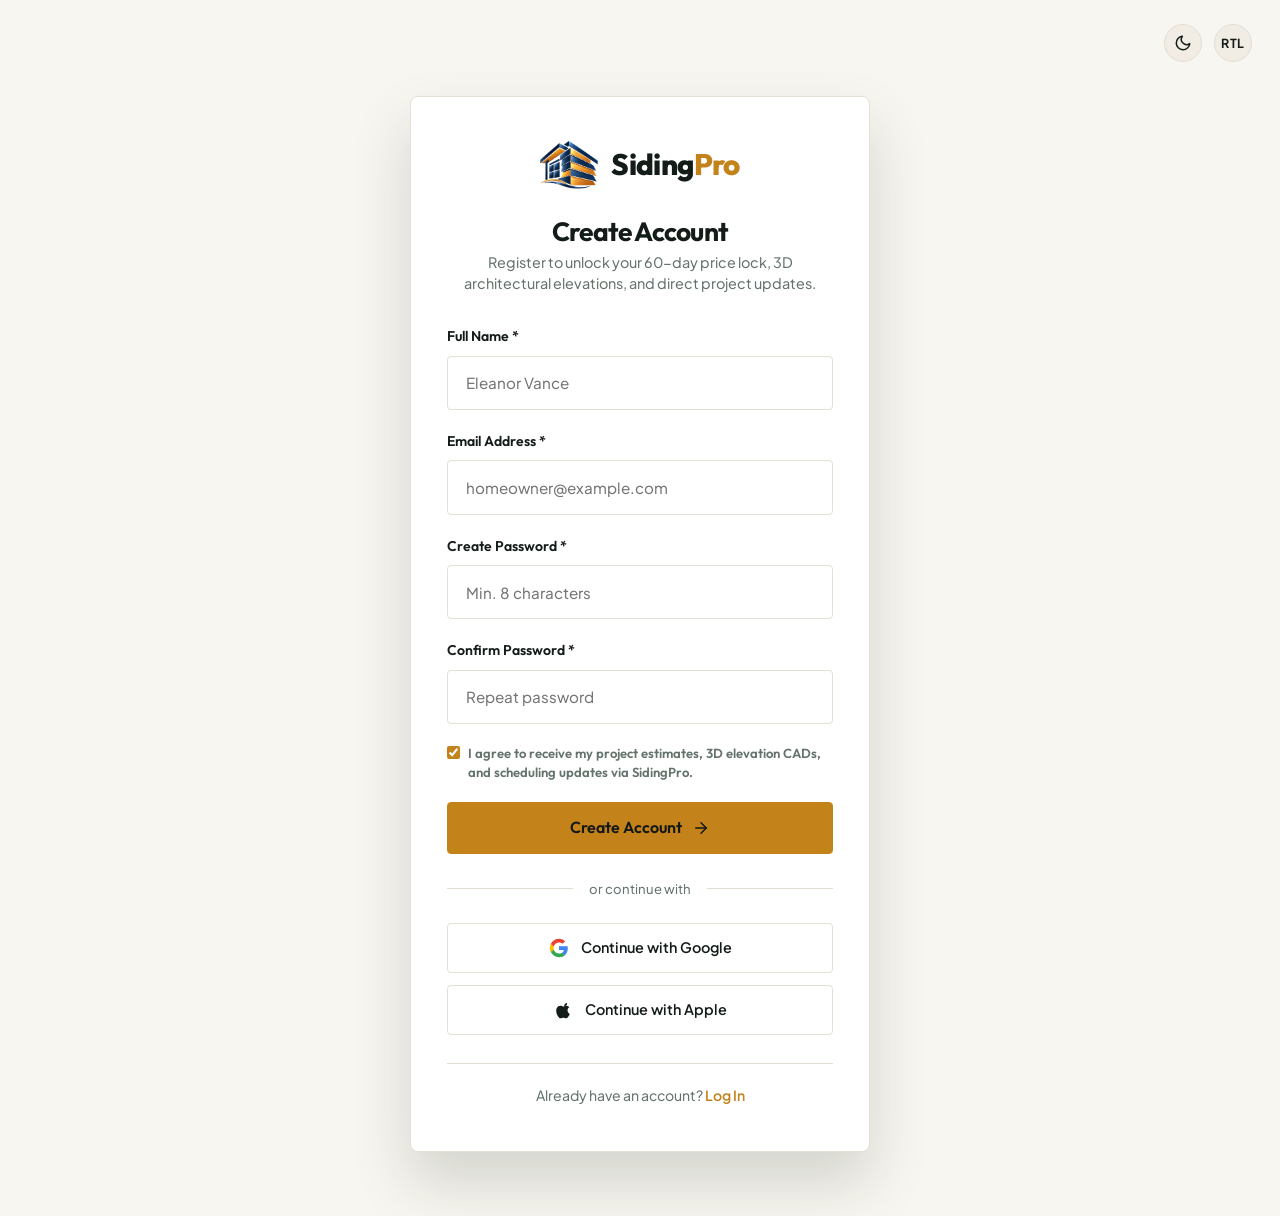
<file: signup.html>
<!DOCTYPE html>
<html lang="en" dir="ltr" data-theme="light">
<head>
  <meta charset="UTF-8">
  <meta name="viewport" content="width=device-width, initial-scale=1.0">
  <meta name="description" content="Register for a SidingPro Homeowner Portal account to unlock complimentary 3D exterior renderings, 60-day price locks, and direct contractor communication.">
  <title>Create Account — SidingPro Exterior Siding Specialists</title>
  <!-- Favicon -->
  <link rel="icon" type="image/png" href="images/Logo.png">

  <!-- Google Fonts: Inter & Outfit -->
  <link rel="preconnect" href="https://fonts.googleapis.com">
  <link rel="preconnect" href="https://fonts.gstatic.com" crossorigin>
  <link href="https://fonts.googleapis.com/css2?family=Outfit:wght@400;500;600;700&family=Plus+Jakarta+Sans:wght@400;450;500;600;700&display=swap" rel="stylesheet">

  <!-- Core Consolidated Stylesheet -->
  <link rel="stylesheet" href="style.css">
</head>
<body class="auth-page">

  <!-- Top-Right Floating Controls (Theme & RTL) -->
  <div class="auth-top-controls-floating" aria-label="Page Settings">
    <!-- Theme Toggle -->
    <button type="button" class="icon-ctrl-btn theme-toggle" aria-label="Toggle theme">
      <svg class="icon-moon" width="18" height="18" viewBox="0 0 24 24" fill="none" stroke="currentColor" stroke-width="2" stroke-linecap="round" stroke-linejoin="round" aria-hidden="true">
        <path d="M21 12.79A9 9 0 1 1 11.21 3 7 7 0 0 0 21 12.79z"></path>
      </svg>
      <svg class="icon-sun" style="display:none;" width="18" height="18" viewBox="0 0 24 24" fill="none" stroke="currentColor" stroke-width="2" stroke-linecap="round" stroke-linejoin="round" aria-hidden="true">
        <circle cx="12" cy="12" r="5"></circle>
        <line x1="12" y1="1" x2="12" y2="3"></line>
        <line x1="12" y1="21" x2="12" y2="23"></line>
        <line x1="4.22" y1="4.22" x2="5.64" y2="5.64"></line>
        <line x1="18.36" y1="18.36" x2="19.78" y2="19.78"></line>
        <line x1="1" y1="12" x2="3" y2="12"></line>
        <line x1="21" y1="12" x2="23" y2="12"></line>
        <line x1="4.22" y1="19.78" x2="5.64" y2="18.36"></line>
        <line x1="18.36" y1="5.64" x2="19.78" y2="4.22"></line>
      </svg>
    </button>

    <!-- Direction Toggle (RTL / LTR) -->
    <button type="button" class="icon-ctrl-btn dir-toggle" aria-label="Toggle text direction LTR/RTL">
      <span class="dir-toggle-text">RTL</span>
    </button>
  </div>

  <!-- Dedicated Homeowner Registration Card -->
  <main class="auth-card" id="mainContent">
    <!-- 1. Brand Logo -->
    <a href="index.html" class="auth-logo-badge" style="text-decoration:none;" aria-label="SidingPro Home">
      <img src="images/Logo.png" alt="SidingPro Logo" class="site-logo-img">
      <span class="site-logo-text">Siding<b>Pro</b></span>
    </a>

    <!-- 2. Header Message -->
    <div class="auth-header">
      <h1 class="auth-title">Create Account</h1>
      <p class="auth-sub">Register to unlock your 60-day price lock, 3D architectural elevations, and direct project updates.</p>
    </div>

    <!-- 3. Registration Form -->
    <form id="standaloneSignupForm" class="auth-form" novalidate>
      <div class="form-group">
        <label for="authSignupName" class="form-label">Full Name *</label>
        <input type="text" id="authSignupName" name="fullName" class="form-input" placeholder="Eleanor Vance" autocomplete="name" required>
      </div>

      <div class="form-group">
        <label for="authSignupEmail" class="form-label">Email Address *</label>
        <input type="email" id="authSignupEmail" name="email" class="form-input" placeholder="homeowner@example.com" autocomplete="email" required>
      </div>

      <div class="form-group">
        <label for="authSignupPassword" class="form-label">Create Password *</label>
        <input type="password" id="authSignupPassword" name="password" class="form-input" placeholder="Min. 8 characters" autocomplete="new-password" required minlength="8">
      </div>

      <div class="form-group">
        <label for="authSignupConfirmPassword" class="form-label">Confirm Password *</label>
        <input type="password" id="authSignupConfirmPassword" name="confirmPassword" class="form-input" placeholder="Repeat password" autocomplete="new-password" required>
      </div>

      <div class="form-group" style="margin-block:0.5rem 1.25rem;">
        <label class="form-checkbox-label" style="display:flex;align-items:flex-start;gap:0.5rem;font-size:0.82rem;line-height:1.45;color:var(--text-muted);cursor:pointer;">
          <input type="checkbox" name="terms" required checked style="accent-color:var(--brand-accent);margin-block-start:0.15rem;">
          <span>I agree to receive my project estimates, 3D elevation CADs, and scheduling updates via SidingPro.</span>
        </label>
      </div>

      <!-- Create Account Button -->
      <button type="submit" class="btn btn-primary btn-block">
        <span>Create Account</span>
        <svg width="18" height="18" viewBox="0 0 24 24" fill="none" stroke="currentColor" stroke-width="2" stroke-linecap="round" stroke-linejoin="round" aria-hidden="true"><line x1="5" y1="12" x2="19" y2="12"></line><polyline points="12 5 19 12 12 19"></polyline></svg>
      </button>

      <div id="standaloneSignupSuccess" class="form-success-banner" style="display:none;margin-block-start:1.25rem;padding:0.85rem 1.15rem;background:rgba(46,125,50,0.12);border:1px solid #2e7d32;border-radius:var(--radius-sm);color:#2e7d32;font-size:0.88rem;text-align:center;">
        ✓ Account created successfully! Redirecting...
      </div>
    </form>

    <!-- 4. Divider: Or Continue With -->
    <div class="auth-oauth-divider">
      <span>or continue with</span>
    </div>

    <!-- 5. Third-Party OAuth Buttons: Google & Apple -->
    <div class="auth-oauth-buttons">
      <button type="button" class="btn-oauth" onclick="alert('Redirecting to Google Secure Registration...');">
        <svg viewBox="0 0 24 24" aria-hidden="true">
          <path fill="#4285F4" d="M22.56 12.25c0-.78-.07-1.53-.2-2.25H12v4.26h5.92c-.26 1.37-1.04 2.53-2.21 3.31v2.77h3.57c2.08-1.92 3.28-4.74 3.28-8.09z"/>
          <path fill="#34A853" d="M12 23c2.97 0 5.46-.98 7.28-2.66l-3.57-2.77c-.98.66-2.23 1.06-3.71 1.06-2.86 0-5.29-1.93-6.16-4.53H2.18v2.84C3.99 20.53 7.7 23 12 23z"/>
          <path fill="#FBBC05" d="M5.84 14.09c-.22-.66-.35-1.36-.35-2.09s.13-1.43.35-2.09V7.06H2.18C1.43 8.55 1 10.22 1 12s.43 3.45 1.18 4.94l2.85-2.22.81-.63z"/>
          <path fill="#EA4335" d="M12 5.38c1.62 0 3.06.56 4.21 1.64l3.15-3.15C17.45 2.09 14.97 1 12 1 7.7 1 3.99 3.47 2.18 7.06l3.66 2.84c.87-2.6 3.3-4.52 6.16-4.52z"/>
        </svg>
        <span>Continue with Google</span>
      </button>

      <button type="button" class="btn-oauth" onclick="alert('Redirecting to Apple ID Registration...');">
        <svg viewBox="0 0 24 24" fill="currentColor" aria-hidden="true">
          <path d="M18.71 19.5c-.83 1.24-1.71 2.45-3.05 2.47-1.34.03-1.77-.79-3.29-.79-1.53 0-2 .77-3.27.82-1.31.05-2.3-1.32-3.14-2.53C4.25 17 2.94 12.45 4.7 9.39c.87-1.52 2.43-2.48 4.12-2.51 1.28-.02 2.5.87 3.29.87.78 0 2.26-1.07 3.81-.91.65.03 2.47.26 3.64 1.98-.09.06-2.17 1.28-2.15 3.81.03 3.02 2.65 4.03 2.68 4.04-.03.07-.42 1.44-1.38 2.83M15.97 6.37c.61-.75 1.04-1.8 0.92-2.87-.93.04-2.02.63-2.66 1.38-.56.65-1.06 1.7-0.93 2.73 1.05.08 2.07-.53 2.67-1.24z"/>
        </svg>
        <span>Continue with Apple</span>
      </button>
    </div>

    <!-- 6. Redirect to Log In -->
    <div class="auth-footer-prompt">
      Already have an account? <a href="login.html" class="auth-link">Log In</a>
    </div>


  </main>

  <!-- Core Scripts -->
  <script src="script.js"></script>
</body>
</html>
</file>
<file: style.css>
/* ==========================================================================
   SIDINGPRO ARCHITECTURAL PLATFORM - MASTER UNIFIED STYLESHEET
   100% Comprehensive Styling for Home 1 (index.html), Home 2 (home2.html)
   and About Page (about.html) in Light & Dark Mode and LTR & RTL.
   ========================================================================== */

@import url('https://fonts.googleapis.com/css2?family=Outfit:wght@400;500;600;700&family=Plus+Jakarta+Sans:wght@400;450;500;600;700&display=swap');

/* ==========================================================================
   1. DESIGN TOKENS & THEMING ENGINE
   ========================================================================== */
:root {
  /* Architectural Light Palette */
  --bg-body: #f8f6f0;
  --bg-surface: #ffffff;
  --bg-subtle: #f1ede4;
  --bg-card: #ffffff;
  --bg-elevated: #ffffff;
  --bg-dark-section: #151d19;
  
  --text-main: #141c18;
  --text-body: #3c4942;
  --text-muted: #64736b;
  --text-on-dark: #f8faf8;
  --text-on-dark-body: #c1ccc6;
  
  --border-subtle: #e3ded5;
  --border-card: #e5e0d7;
  --border-strong: #c8c1b4;
  
  /* Brand Accents */
  --brand-green: #1a4231;
  --brand-green-light: #245842;
  --brand-accent: #c4821a;
  --brand-accent-hover: #b07012;
  --brand-accent-bg: rgba(196, 130, 26, 0.12);
  --brand-accent-glow: rgba(196, 130, 26, 0.28);
  
  /* Typography */
  --font-display: 'Outfit', -apple-system, BlinkMacSystemFont, "Segoe UI", sans-serif;
  --font-body: 'Plus Jakarta Sans', -apple-system, BlinkMacSystemFont, "Segoe UI", sans-serif;
  --fw-heading: 600;
  --fw-body: 450;
  --fw-medium: 550;
  --fw-bold: 700;
  
  /* Elevation & Shadows */
  --shadow-sm: 0 2px 8px rgba(20, 28, 24, 0.04);
  --shadow-md: 0 8px 24px rgba(20, 28, 24, 0.08);
  --shadow-lg: 0 20px 48px rgba(20, 28, 24, 0.12);
  --shadow-xl: 0 30px 60px rgba(20, 28, 24, 0.16);
  
  --radius-sm: 4px;
  --radius-md: 8px;
  --radius-lg: 12px;
  --radius-full: 9999px;
  
  --container-max: 1240px;
  --container-wide: 1360px;
  
  --transition-fast: 0.2s cubic-bezier(0.16, 1, 0.3, 1);
  --transition-normal: 0.35s cubic-bezier(0.16, 1, 0.3, 1);
  --transition-slow: 0.65s cubic-bezier(0.16, 1, 0.3, 1);
}

/* Dark Mode Theme */
[data-theme="dark"] {
  --bg-body: #101513;
  --bg-surface: #151d19;
  --bg-subtle: #1b2420;
  --bg-card: #19221d;
  --bg-elevated: #202b25;
  --bg-dark-section: #0c110f;
  
  --text-main: #f5f6f4;
  --text-body: #c1ccc6;
  --text-muted: #829289;
  --text-on-dark: #f8faf8;
  --text-on-dark-body: #c1ccc6;
  
  --border-subtle: #24302a;
  --border-card: #27342e;
  --border-strong: #3b4e44;
  
  --brand-green: #295b45;
  --brand-green-light: #347157;
  --brand-accent: #d8962c;
  --brand-accent-hover: #e8a73d;
  --brand-accent-bg: rgba(216, 150, 44, 0.16);
  --brand-accent-glow: rgba(216, 150, 44, 0.35);
  
  --shadow-sm: 0 2px 8px rgba(0, 0, 0, 0.4);
  --shadow-md: 0 10px 28px rgba(0, 0, 0, 0.5);
  --shadow-lg: 0 24px 50px rgba(0, 0, 0, 0.65);
  --shadow-xl: 0 35px 70px rgba(0, 0, 0, 0.75);
}

/* ==========================================================================
   2. BASE RESET & FLUID TYPOGRAPHY
   ========================================================================== */
*, *::before, *::after {
  box-sizing: border-box;
  margin: 0;
  padding: 0;
}

html {
  font-size: 16px;
  scroll-behavior: smooth;
  -webkit-text-size-adjust: 100%;
  overflow-x: hidden;
  max-width: 100%;
}

body {
  font-family: var(--font-body);
  font-weight: var(--fw-body);
  font-size: 1.05rem;
  line-height: 1.65;
  color: var(--text-body);
  background-color: var(--bg-body);
  transition: background-color var(--transition-normal), color var(--transition-normal);
  overflow-x: hidden;
  max-width: 100%;
  text-rendering: optimizeLegibility;
  -webkit-font-smoothing: antialiased;
}

h1, h2, h3, h4, h5, h6 {
  font-family: var(--font-display);
  font-weight: var(--fw-heading);
  color: var(--text-main);
  line-height: 1.18;
  letter-spacing: -0.02em;
}

h1 {
  font-size: clamp(2.5rem, 4.8vw, 4.25rem);
  font-weight: 700;
  line-height: 1.1;
  letter-spacing: -0.03em;
}

h2 {
  font-size: clamp(2rem, 3.8vw, 3.25rem);
  font-weight: 700;
  line-height: 1.18;
  letter-spacing: -0.02em;
  margin-block-end: 0.85rem;
}

h3 {
  font-size: clamp(1.35rem, 2.2vw, 1.75rem);
  font-weight: 700;
  line-height: 1.25;
}

h4 {
  font-size: 1.15rem;
  font-weight: 700;
  line-height: 1.35;
}

p {
  max-width: 72ch;
  margin-block-end: 1rem;
}

p:last-child {
  margin-block-end: 0;
}

a {
  color: inherit;
  text-decoration: none;
  transition: color var(--transition-fast);
}

img {
  max-width: 100%;
  height: auto;
  display: block;
}

svg {
  display: inline-block;
  vertical-align: middle;
}

/* Fallback size for svgs missing explicit size */
svg:not([width]):not([height]) {
  width: 1.25rem;
  height: 1.25rem;
}

button, input, select, textarea {
  font: inherit;
  color: inherit;
}

/* ==========================================================================
   3. RTL LOGICAL PROPERTIES & ENGINE
   ========================================================================== */
[dir="rtl"] {
  text-align: start;
}

[dir="rtl"] .arrow-icon,
[dir="rtl"] .icon-flip-rtl {
  transform: scaleX(-1);
}

/* ==========================================================================
   4. GLOBAL LAYOUT SYSTEM & UTILITIES
   ========================================================================== */
.container {
  width: 100%;
  max-width: var(--container-max);
  margin-inline: auto;
  padding-inline: 1.5rem;
}

.container-wide {
  width: 100%;
  max-width: var(--container-wide);
  margin-inline: auto;
  padding-inline: 1.5rem;
}

/* Section system supporting both .section and .section-shell */
.section,
.section-shell {
  padding-block: 5.5rem;
  position: relative;
}

.section-shell-lg {
  padding-block: 7.5rem;
}

.section-alt,
.bg-subtle-section {
  background-color: var(--bg-subtle);
  border-block: 1px solid var(--border-subtle);
}

.section-dark,
.bg-dark-section {
  background-color: var(--bg-dark-section);
  color: var(--text-on-dark-body);
}

.section-dark h1,
.section-dark h2,
.section-dark h3,
.section-dark h4,
.bg-dark-section h1,
.bg-dark-section h2,
.bg-dark-section h3,
.bg-dark-section h4 {
  color: var(--text-on-dark);
}

.section-surface {
  background-color: var(--bg-surface);
}

/* Section headers (.section-header and .section-head) */
.section-header,
.section-head {
  margin-block-end: 3.5rem;
}

.section-header.text-center,
.section-head.text-center {
  text-align: center;
}

.section-header.text-center p,
.section-head.text-center p {
  margin-inline: auto;
}

.section-header h2,
.section-head h2,
.section-title,
.philosophy-content h2 {
  font-size: clamp(2rem, 3.8vw, 3.25rem);
  font-weight: 700;
  line-height: 1.18;
  letter-spacing: -0.02em;
  margin-block-end: 0.85rem;
}

.section-header p,
.section-head p,
.section-sub,
.philosophy-lead {
  font-size: clamp(1.05rem, 1.8vw, 1.25rem);
  color: var(--text-muted);
  line-height: 1.6;
}

.section-dark .section-header p,
.bg-dark-section .section-sub {
  color: var(--text-on-dark-body);
}

.eyebrow {
  display: inline-flex;
  align-items: center;
  gap: 0.5rem;
  font-family: var(--font-display);
  font-size: 0.8rem;
  font-weight: 700;
  text-transform: uppercase;
  letter-spacing: 0.14em;
  color: var(--brand-accent);
  margin-block-end: 0.75rem;
}

.eyebrow::before {
  content: "";
  display: inline-block;
  width: 18px;
  height: 2px;
  background-color: currentColor;
}

/* Reading Progress Bar Disabled To Prevent Top Horizontal Scroll */
.scroll-indicator-bar {
  display: none !important;
  width: 0 !important;
  height: 0 !important;
  opacity: 0 !important;
  visibility: hidden !important;
  pointer-events: none !important;
}

/* ==========================================================================
   5. SITE HEADER & NAVIGATION
   ========================================================================== */
.site-header {
  position: fixed;
  inset-block-start: 0;
  inset-inline: 0;
  z-index: 900;
  max-width: 100vw;
  overflow-x: clip;
  background-color: rgba(248, 246, 240, 0.9);
  backdrop-filter: blur(14px);
  -webkit-backdrop-filter: blur(14px);
  border-block-end: 1px solid var(--border-subtle);
  transition: background-color var(--transition-normal), border-color var(--transition-normal), box-shadow var(--transition-normal);
}

[data-theme="dark"] .site-header {
  background-color: rgba(16, 21, 19, 0.92);
}

.site-header.is-scrolled {
  box-shadow: var(--shadow-md);
}

.header-container {
  display: flex;
  align-items: center;
  justify-content: space-between;
  height: 76px;
  gap: 1.5rem;
}

.site-logo {
  display: inline-flex;
  align-items: center;
  gap: 0.75rem;
  font-family: var(--font-display);
  font-weight: 700;
  font-size: 1.45rem;
  color: var(--text-main);
  letter-spacing: -0.02em;
  text-decoration: none;
  flex-shrink: 0;
  transition: opacity var(--transition-fast);
}

.site-logo:hover {
  opacity: 0.95;
}

.site-logo-img {
  height: 48px;
  width: auto;
  max-width: 58px;
  object-fit: contain;
  display: block;
  image-rendering: -webkit-optimize-contrast;
  image-rendering: crisp-edges;
  transition: transform var(--transition-fast);
}

.site-logo:hover .site-logo-img {
  transform: scale(1.05);
}

.site-logo-text {
  display: inline-flex;
  align-items: baseline;
  line-height: 1;
}

.site-logo-text b {
  color: var(--brand-accent);
  font-weight: 800;
}

.logo-mark {
  display: inline-grid;
  place-items: center;
  width: 34px;
  height: 34px;
  background: var(--brand-green);
  color: var(--brand-accent);
  border-radius: var(--radius-sm);
  font-size: 1.1rem;
}

/* 3-Page Switcher Pill */
.page-switch-pill {
  display: inline-flex;
  align-items: center;
  background: var(--bg-subtle);
  border: 1px solid var(--border-strong);
  border-radius: var(--radius-full);
  padding: 3px;
  gap: 2px;
}

.page-switch-btn {
  padding: 0.35rem 0.85rem;
  border-radius: var(--radius-full);
  font-size: 0.78rem;
  font-weight: 600;
  color: var(--text-muted);
  transition: all var(--transition-fast);
  white-space: nowrap;
}

.page-switch-btn:hover {
  color: var(--text-main);
}

.page-switch-btn.active {
  background: var(--bg-surface);
  color: var(--text-main);
  box-shadow: var(--shadow-sm);
}

.main-nav {
  display: flex;
  align-items: center;
  gap: 1.5rem;
}

.nav-link {
  font-size: 0.92rem;
  font-weight: 550;
  color: var(--text-body);
  position: relative;
  padding-block: 0.5rem;
}

.nav-link:hover,
.nav-link.active {
  color: var(--text-main);
}

.nav-link::after {
  content: "";
  position: absolute;
  inset-block-end: 0;
  inset-inline: 0;
  height: 2px;
  background: var(--brand-accent);
  transform: scaleX(0);
  transform-origin: start;
  transition: transform var(--transition-fast);
}

.nav-link:hover::after,
.nav-link.active::after {
  transform: scaleX(1);
}

.header-actions {
  display: flex;
  align-items: center;
  gap: 0.85rem;
}

.icon-ctrl-btn {
  display: grid;
  place-items: center;
  width: 38px;
  height: 38px;
  border-radius: var(--radius-full);
  background: var(--bg-subtle);
  border: 1px solid var(--border-subtle);
  color: var(--text-main);
  cursor: pointer;
  transition: all var(--transition-fast);
}

.icon-ctrl-btn:hover {
  background: var(--bg-surface);
  border-color: var(--border-strong);
  transform: translateY(-1px);
}

.icon-ctrl-btn svg {
  width: 18px !important;
  height: 18px !important;
}

.dir-toggle-text {
  font-size: 0.78rem;
  font-weight: 700;
  letter-spacing: 0.05em;
}

@media (max-width: 1024px) {
  .header-actions .desktop-only-ctrl,
  .header-actions .btn-login {
    display: none !important;
  }
}

/* Login Button in Header */
.btn-login {
  padding: 0.5rem 1.35rem;
  font-size: 0.88rem;
  font-weight: 700;
  border-radius: var(--radius-full);
  background: var(--brand-accent);
  border: 1px solid var(--brand-accent);
  color: #121815;
  transition: all var(--transition-fast);
  white-space: nowrap;
  text-decoration: none;
  display: inline-flex;
  align-items: center;
  justify-content: center;
  box-shadow: 0 2px 8px rgba(216, 150, 44, 0.25);
}

.btn-login:hover {
  background: var(--brand-accent-hover);
  border-color: var(--brand-accent-hover);
  color: #121815;
  transform: translateY(-2px);
  box-shadow: 0 6px 18px var(--brand-accent-glow);
}

/* Standalone Sign-Up CTA in Header */
.btn-signup {
  padding: 0.42rem 1.15rem;
  font-size: 0.86rem;
  font-weight: 600;
  border-radius: var(--radius-full);
  background: var(--brand-accent);
  border: 1px solid var(--brand-accent);
  color: #121815;
  transition: all var(--transition-fast);
  white-space: nowrap;
  text-decoration: none;
  display: inline-flex;
  align-items: center;
  justify-content: center;
  gap: 0.4rem;
}

.btn-signup:hover {
  background: var(--brand-accent-hover);
  border-color: var(--brand-accent-hover);
  color: #ffffff;
  transform: translateY(-1px);
  box-shadow: 0 4px 14px var(--brand-accent-glow);
}

/* Mobile Menu Button */
.mobile-menu-btn {
  display: none;
  flex-direction: column;
  justify-content: center;
  gap: 5px;
  width: 40px;
  height: 40px;
  background: var(--bg-subtle);
  border: 1px solid var(--border-subtle);
  border-radius: var(--radius-sm);
  cursor: pointer;
  padding: 8px;
  z-index: 950;
}

.mobile-menu-btn span {
  display: block;
  width: 100%;
  height: 2px;
  background-color: var(--text-main);
  transition: transform var(--transition-fast), opacity var(--transition-fast);
}

.mobile-menu-btn.is-active span:nth-child(1) {
  transform: translateY(7px) rotate(45deg);
}

.mobile-menu-btn.is-active span:nth-child(2) {
  opacity: 0;
}

.mobile-menu-btn.is-active span:nth-child(3) {
  transform: translateY(-7px) rotate(-45deg);
}

/* Mobile Drawer & Backdrop */
.drawer-backdrop {
  position: fixed;
  inset: 0;
  background: rgba(10, 15, 12, 0.55);
  backdrop-filter: blur(4px);
  -webkit-backdrop-filter: blur(4px);
  z-index: 940;
  opacity: 0;
  visibility: hidden;
  pointer-events: none;
  transition: opacity var(--transition-normal), visibility var(--transition-normal);
}

.drawer-backdrop.is-open {
  opacity: 1;
  visibility: visible;
  pointer-events: auto;
}

.mobile-drawer {
  position: fixed;
  inset-block: 0;
  right: 0;
  left: auto;
  width: min(85vw, 360px);
  background: var(--bg-surface);
  border-left: 1px solid var(--border-subtle);
  border-right: none;
  z-index: 950;
  padding: 2rem 1.75rem;
  display: flex;
  flex-direction: column;
  transform: translateX(100%);
  visibility: hidden;
  pointer-events: none;
  transition: transform var(--transition-normal), visibility var(--transition-normal);
  box-shadow: var(--shadow-xl);
  overflow-y: auto;
}

[dir="rtl"] .mobile-drawer {
  right: auto;
  left: 0;
  border-left: none;
  border-right: 1px solid var(--border-subtle);
  transform: translateX(-100%);
}

.mobile-drawer.is-open {
  transform: translateX(0) !important;
  visibility: visible !important;
  pointer-events: auto !important;
}

.drawer-nav-list {
  display: flex;
  flex-direction: column;
  gap: 0.5rem;
}

.drawer-nav-link {
  font-family: var(--font-display);
  font-size: 1.15rem;
  font-weight: 600;
  color: var(--text-main);
  padding: 0.75rem 0.5rem;
  border-block-end: 1px solid var(--border-subtle);
  display: flex;
  align-items: center;
  justify-content: space-between;
  text-decoration: none;
  transition: color var(--transition-fast), padding-inline-start var(--transition-fast);
}

.drawer-nav-link:hover,
.drawer-nav-link.active {
  color: var(--brand-accent);
  padding-inline-start: 0.5rem;
}

/* Drawer Controls Row (Theme & Direction Toggle inside Hamburger Drawer) */
.drawer-controls-row {
  display: flex;
  align-items: center;
  justify-content: center;
  gap: 1.25rem;
  margin-block-end: 0.75rem;
}

.drawer-controls-row .icon-ctrl-btn {
  width: 42px;
  height: 42px;
}

/* Explicitly hide mobile navigation elements on desktop screens */
@media (min-width: 1025px) {
  .mobile-menu-btn,
  .mobile-drawer,
  .drawer-backdrop {
    display: none !important;
    visibility: hidden !important;
    pointer-events: none !important;
  }
}

/* Responsive Navigation Bar Breakpoint for Mobile/Tablet */
@media (max-width: 1024px) {
  .main-nav {
    display: none !important;
  }
  .mobile-menu-btn {
    display: flex !important;
  }
}

/* Accessible Modal Overlay & Dialog */
.modal-overlay {
  position: fixed;
  inset: 0;
  z-index: 2000;
  display: grid;
  place-items: center;
  padding: 1.5rem;
  background: rgba(10, 15, 12, 0.65);
  backdrop-filter: blur(8px);
  -webkit-backdrop-filter: blur(8px);
  opacity: 0;
  visibility: hidden;
  pointer-events: none;
  transition: opacity var(--transition-normal), visibility var(--transition-normal);
}

.modal-overlay.is-open,
.modal-overlay.is-active,
.modal-overlay[aria-hidden="false"] {
  opacity: 1;
  visibility: visible;
  pointer-events: auto;
}

.modal-dialog {
  position: relative;
  width: 100%;
  max-width: 440px;
  background: var(--bg-surface);
  border: 1px solid var(--border-subtle);
  border-radius: var(--radius-lg);
  box-shadow: var(--shadow-xl);
  padding: 2.25rem;
  transform: translateY(20px) scale(0.97);
  transition: transform var(--transition-normal);
}

.modal-overlay.is-open .modal-dialog,
.modal-overlay.is-active .modal-dialog {
  transform: translateY(0) scale(1);
}

.modal-header {
  display: flex;
  align-items: flex-start;
  justify-content: space-between;
  gap: 1rem;
  margin-block-end: 1.5rem;
}

.modal-title {
  font-size: 1.4rem;
  font-weight: 700;
  margin-block-end: 0.25rem;
  color: var(--text-main);
}

.modal-sub {
  font-size: 0.88rem;
  color: var(--text-muted);
  line-height: 1.45;
  margin: 0;
}

.modal-close-btn {
  display: inline-grid;
  place-items: center;
  width: 32px;
  height: 32px;
  border-radius: var(--radius-full);
  background: var(--bg-subtle);
  border: 1px solid var(--border-subtle);
  color: var(--text-muted);
  font-size: 1rem;
  cursor: pointer;
  transition: all var(--transition-fast);
  flex-shrink: 0;
}

.modal-close-btn:hover {
  background: var(--bg-surface);
  color: var(--text-main);
  border-color: var(--border-strong);
}

.form-success-banner {
  background: rgba(26, 66, 49, 0.15);
  border: 1px solid var(--brand-green);
  color: var(--brand-green-light);
  padding: 0.75rem 1rem;
  border-radius: var(--radius-sm);
  font-size: 0.88rem;
  font-weight: 550;
}

[data-theme="dark"] .form-success-banner {
  background: rgba(41, 91, 69, 0.25);
  border-color: var(--brand-green-light);
  color: #7ce3b6;
}

/* ==========================================================================
   6. BUTTON SYSTEM
   ========================================================================== */
.btn {
  display: inline-flex;
  align-items: center;
  justify-content: center;
  gap: 0.6rem;
  padding: 0.85rem 1.75rem;
  border-radius: var(--radius-sm);
  font-family: var(--font-display);
  font-weight: 600;
  font-size: 0.95rem;
  line-height: 1.2;
  cursor: pointer;
  transition: all var(--transition-fast);
  border: 1px solid transparent;
  white-space: nowrap;
}

.btn-primary {
  background-color: var(--brand-accent);
  color: #121815;
  border-color: var(--brand-accent);
}

.btn-primary:hover {
  background-color: var(--brand-accent-hover);
  border-color: var(--brand-accent-hover);
  transform: translateY(-2px);
  box-shadow: 0 6px 18px var(--brand-accent-glow);
}

.btn-secondary {
  background-color: var(--brand-green);
  color: #ffffff;
}

.btn-secondary:hover {
  background-color: var(--brand-green-light);
  transform: translateY(-2px);
  box-shadow: var(--shadow-md);
}

.btn-outline {
  background-color: transparent;
  color: var(--text-main);
  border-color: var(--border-strong);
}

.btn-outline:hover {
  background-color: var(--bg-surface);
  border-color: var(--text-main);
  transform: translateY(-2px);
}

.btn-ghost-light {
  background-color: rgba(255, 255, 255, 0.12);
  color: #ffffff;
  border-color: rgba(255, 255, 255, 0.25);
  backdrop-filter: blur(6px);
}

.btn-ghost-light:hover {
  background-color: rgba(255, 255, 255, 0.22);
  border-color: #ffffff;
  transform: translateY(-2px);
}

.btn-sm {
  padding: 0.55rem 1.15rem;
  font-size: 0.85rem;
}

.btn-lg {
  padding: 1.1rem 2.25rem;
  font-size: 1.05rem;
}

.btn-block {
  display: flex !important;
  width: 100% !important;
  justify-content: center !important;
  align-items: center !important;
  text-align: center !important;
  box-sizing: border-box !important;
}

.arrow-icon {
  width: 18px !important;
  height: 18px !important;
  transition: transform var(--transition-fast);
}

.btn:hover .arrow-icon {
  transform: translateX(4px);
}

[dir="rtl"] .btn:hover .arrow-icon {
  transform: translateX(-4px) scaleX(-1);
}

/* ==========================================================================
   7. FORM CONTROLS (.form-control & .form-input)
   ========================================================================== */
.form-group {
  margin-block-end: 1.25rem;
}

.form-group label,
.form-label {
  display: block;
  font-family: var(--font-display);
  font-weight: 600;
  font-size: 0.88rem;
  color: var(--text-main);
  margin-block-end: 0.45rem;
}

.form-control,
.form-input,
.form-select,
.form-textarea {
  width: 100%;
  padding: 0.85rem 1.1rem;
  border: 1px solid var(--border-card);
  border-radius: var(--radius-sm);
  background-color: var(--bg-surface);
  color: var(--text-main);
  font-size: 0.95rem;
  transition: border-color var(--transition-fast), box-shadow var(--transition-fast);
}

.form-control:focus,
.form-input:focus,
.form-select:focus,
.form-textarea:focus {
  outline: none;
  border-color: var(--brand-accent);
  box-shadow: 0 0 0 3px var(--brand-accent-glow);
}

.form-textarea {
  resize: vertical;
  min-height: 110px;
}

[dir="rtl"] .form-control,
[dir="rtl"] .form-input,
[dir="rtl"] .form-select,
[dir="rtl"] .form-textarea {
  text-align: right;
}

[dir="rtl"] input[type="tel"] {
  text-align: right !important;
  direction: ltr !important;
  unicode-bidi: isolate !important;
}

[dir="rtl"] input[type="tel"]::placeholder {
  text-align: right !important;
  direction: ltr !important;
  unicode-bidi: isolate !important;
}

.form-error-msg {
  font-size: 0.8rem;
  color: #c93b2b;
  margin-block-start: 0.35rem;
  display: none;
}

.has-error .form-control,
.has-error .form-input,
.has-error .form-select,
.has-error .form-textarea {
  border-color: #c93b2b;
}

.has-error .form-error-msg {
  display: block;
}

.form-success-banner,
.form-success-msg {
  display: none;
  background-color: rgba(26, 66, 49, 0.15);
  border: 1px solid var(--brand-green);
  color: var(--brand-green);
  padding: 1.25rem;
  border-radius: var(--radius-sm);
  margin-block-end: 1.5rem;
}

[data-theme="dark"] .form-success-banner,
[data-theme="dark"] .form-success-msg {
  background-color: rgba(41, 91, 69, 0.25);
  color: #a4e0c3;
  border-color: #347157;
}

/* ==========================================================================
   8. SCROLL REVEAL (.rv)
   Content is VISIBLE by default to prevent blank screens.
   When JS initializes, smooth transitions are activated.
   ========================================================================== */
.rv {
  opacity: 1;
  transform: none;
  transition: opacity 0.6s cubic-bezier(0.16, 1, 0.3, 1), transform 0.6s cubic-bezier(0.16, 1, 0.3, 1);
}

html.js-ready .rv {
  opacity: 0;
  transform: translateY(22px);
}

html.js-ready .rv.is-in {
  opacity: 1;
  transform: translateY(0);
}

.rv-delay-1 { transition-delay: 0.1s; }
.rv-delay-2 { transition-delay: 0.2s; }
.rv-delay-3 { transition-delay: 0.3s; }
.rv-delay-4 { transition-delay: 0.4s; }

@media (prefers-reduced-motion: reduce) {
  html.js-ready .rv {
    opacity: 1 !important;
    transform: none !important;
    transition: none !important;
  }
}

/* ==========================================================================
   9. HOME 1 STYLES (index.html)
   ========================================================================== */
/* Hero */
.hero {
  position: relative;
  min-height: calc(100vh - 72px);
  display: flex;
  align-items: center;
  color: #ffffff;
  overflow: hidden;
  background-color: #0d1511;
  padding-block: clamp(5.5rem, 9vh, 7rem) clamp(2.5rem, 5vh, 4rem);
  box-sizing: border-box;
}

.hero-bg {
  position: absolute;
  inset: 0;
  width: 100%;
  height: 100%;
  object-fit: cover;
  z-index: 0;
}

.shade {
  position: absolute;
  inset: 0;
  background: linear-gradient(90deg, rgba(8, 35, 29, 0.92) 0%, rgba(8, 35, 29, 0.72) 42%, rgba(8, 35, 29, 0.22) 70%, rgba(8, 35, 29, 0.05) 100%);
  z-index: 1;
  pointer-events: none;
}

[dir="rtl"] .shade {
  background: linear-gradient(270deg, rgba(8, 35, 29, 0.92) 0%, rgba(8, 35, 29, 0.72) 42%, rgba(8, 35, 29, 0.22) 70%, rgba(8, 35, 29, 0.05) 100%);
}

.hero-container {
  position: relative;
  z-index: 2;
  width: 100%;
}

.hero-c {
  position: relative;
  z-index: 2;
  max-width: 620px;
  margin-inline-start: 0;
  margin-inline-end: auto;
  text-align: start;
}

[dir="rtl"] .hero-c {
  margin-inline-start: 0;
  margin-inline-end: auto;
  margin-left: auto;
  margin-right: 0;
  text-align: right;
}

.hero h1 {
  font-size: clamp(2.35rem, 4.8vw, 4.25rem);
  font-weight: 700;
  color: #ffffff;
  max-width: 16ch;
  line-height: 1.1;
  margin-block-end: 0.85rem;
}

.hero .em {
  color: var(--brand-accent);
}

.hero .sub {
  font-size: clamp(1.02rem, 1.5vw, 1.2rem);
  color: #d1ded7;
  max-width: 52ch;
  margin-block-end: 1.5rem;
  line-height: 1.55;
}

.hero .acts {
  display: flex;
  gap: 1rem;
  flex-wrap: wrap;
  margin-block-end: 1.75rem;
}

.hero-stats {
  display: flex;
  gap: clamp(1.75rem, 3.5vw, 3rem);
  flex-wrap: wrap;
  border-block-start: 1px solid rgba(255, 255, 255, 0.15);
  padding-block-start: 1.25rem;
}

.hero-stats .stat-item {
  display: flex;
  flex-direction: column;
}

.hero-stats .stat-num {
  font-family: var(--font-display);
  font-size: clamp(1.8rem, 3vw, 2.35rem);
  font-weight: 700;
  color: var(--brand-accent);
  line-height: 1;
  margin-block-end: 0.35rem;
}

.hero-stats .stat-label {
  font-size: 0.85rem;
  color: #c1ccc6;
  white-space: nowrap;
}

.hero-scroll-prompt {
  position: absolute;
  inset-block-end: 1.25rem;
  left: 50%;
  right: auto;
  transform: translateX(-50%);
  z-index: 3;
  display: flex;
  flex-direction: column;
  align-items: center;
  gap: 0.35rem;
  color: #ffffff;
  font-size: 0.75rem;
  font-weight: 600;
  text-transform: uppercase;
  letter-spacing: 0.1em;
  opacity: 0.75;
}

[dir="rtl"] .hero-scroll-prompt {
  left: 50%;
  right: auto;
  transform: translateX(-50%);
}

.hero-scroll-prompt i {
  width: 1px;
  height: 24px;
  background: var(--brand-accent);
}

/* ==========================================================================
   FLOATING SIDING MATERIAL SELECTOR COMPONENT (HERO SECTION)
   ========================================================================== */
.hero-material-selector {
  position: absolute;
  inset-block-end: clamp(2.5rem, 5vh, 4rem);
  right: clamp(1.5rem, 4vw, 4rem);
  left: auto;
  z-index: 10;
  display: flex;
  flex-direction: column;
  align-items: flex-end;
  pointer-events: auto;
}

[dir="rtl"] .hero-material-selector {
  right: auto;
  left: clamp(1.5rem, 4vw, 4rem);
  align-items: flex-start;
}

.material-selector-header {
  display: inline-flex;
  align-items: center;
  gap: 0.65rem;
  margin-block-end: 0.85rem;
  background: rgba(8, 35, 29, 0.82);
  backdrop-filter: blur(10px);
  -webkit-backdrop-filter: blur(10px);
  padding: 0.35rem 0.95rem;
  border-radius: var(--radius-full);
  border: 1px solid rgba(247, 244, 236, 0.22);
  box-shadow: 0 4px 15px rgba(0, 0, 0, 0.25);
  transition: all var(--transition-fast);
}

.material-selector-badge {
  font-family: var(--font-display);
  font-size: 0.68rem;
  font-weight: 700;
  text-transform: uppercase;
  letter-spacing: 0.12em;
  color: #D99216;
}

.material-selector-active-name {
  font-family: var(--font-body);
  font-size: 0.82rem;
  font-weight: 600;
  color: #F7F4EC;
  letter-spacing: 0.01em;
}

/* 4-Card Horizontal Overlapping Floating Stack */
.material-cards-stack {
  display: flex;
  align-items: center;
  position: relative;
  padding-block: 16px;
}

.material-card {
  width: 125px;
  height: 175px;
  border-radius: 16px;
  overflow: hidden;
  position: relative;
  background: #172321;
  border: 1.5px solid rgba(247, 244, 236, 0.85);
  box-shadow: inset 0 1px 2px rgba(255, 255, 255, 0.55), 0 20px 45px rgba(0, 0, 0, 0.28);
  cursor: pointer;
  padding: 0;
  outline: none;
  flex-shrink: 0;
  transition: transform 300ms ease, box-shadow 300ms ease, border-color 300ms ease, z-index 0ms;
}

.material-card + .material-card {
  margin-inline-start: -18px;
}

/* Subtle glass-like highlight along upper edge */
.card-glass-shine {
  position: absolute;
  inset-block-start: 0;
  inset-inline: 0;
  height: 40%;
  background: linear-gradient(180deg, rgba(255, 255, 255, 0.28) 0%, rgba(255, 255, 255, 0) 100%);
  pointer-events: none;
  z-index: 2;
}

/* Card Photographic Siding Material */
.material-card img {
  width: 100%;
  height: 100%;
  object-fit: cover;
  display: block;
  pointer-events: none;
  user-select: none;
  transition: transform 400ms ease;
}

/* Individual Rotations and Natural Vertical Layering */
.material-card.card-1 {
  transform: translateY(4px) rotate(-6deg);
  z-index: 1;
}

.material-card.card-2 {
  transform: translateY(-6px) rotate(-2deg);
  z-index: 2;
}

.material-card.card-3 {
  transform: translateY(2px) rotate(3deg);
  z-index: 3;
}

.material-card.card-4 {
  transform: translateY(-4px) rotate(7deg);
  z-index: 4;
}

/* RTL Rotations */
[dir="rtl"] .material-card.card-1 {
  transform: translateY(4px) rotate(6deg);
}

[dir="rtl"] .material-card.card-2 {
  transform: translateY(-6px) rotate(2deg);
}

[dir="rtl"] .material-card.card-3 {
  transform: translateY(2px) rotate(-3deg);
}

[dir="rtl"] .material-card.card-4 {
  transform: translateY(-4px) rotate(-7deg);
}

/* Hover Interaction: Rises upward, rotation smoothly changes to 0deg, scale 1.05, shadow becomes stronger */
.material-card:hover {
  transform: translateY(-14px) rotate(0deg) scale(1.05) !important;
  box-shadow: inset 0 1px 2px rgba(255, 255, 255, 0.75), 0 28px 55px rgba(0, 0, 0, 0.42) !important;
  border-color: rgba(255, 255, 255, 0.95);
  z-index: 25 !important;
}

.material-card:hover img {
  transform: scale(1.04);
}

/* Selected Interaction: Thin warm-gold (#D99216) outline, enlarged, circular check icon */
.material-card.is-selected {
  border-color: #D99216 !important;
  border-width: 2px;
  box-shadow: inset 0 1px 2px rgba(255, 255, 255, 0.7), 0 24px 50px rgba(217, 146, 22, 0.35), 0 20px 45px rgba(0, 0, 0, 0.32) !important;
  z-index: 15;
}

/* Circular Check Icon in Top-Right Corner */
.card-check-badge {
  position: absolute;
  inset-block-start: 10px;
  inset-inline-end: 10px;
  width: 24px;
  height: 24px;
  border-radius: 50%;
  background: #D99216;
  color: #121815;
  display: grid;
  place-items: center;
  z-index: 3;
  opacity: 0;
  transform: scale(0.5);
  box-shadow: 0 3px 8px rgba(0, 0, 0, 0.35);
  transition: opacity 250ms ease, transform 250ms cubic-bezier(0.16, 1, 0.3, 1);
}

.card-check-badge svg {
  width: 14px;
  height: 14px;
  stroke: #121815;
}

.material-card.is-selected .card-check-badge {
  opacity: 1;
  transform: scale(1);
}

/* Responsive Scaling for Tablets and Mobile Devices */
@media (max-width: 1200px) {
  .hero-material-selector {
    inset-block-end: 2rem;
    right: 2rem;
    left: auto;
  }
  [dir="rtl"] .hero-material-selector {
    right: auto;
    left: 2rem;
  }
}

@media (max-width: 1024px) {
  .hero {
    flex-direction: column;
    align-items: stretch;
    justify-content: center;
    height: auto;
    min-height: 100vh;
  }

  .hero-material-selector {
    position: relative;
    inset-block-end: auto;
    right: auto;
    left: auto;
    align-items: center;
    margin-block-start: 2.5rem;
    width: 100%;
  }

  [dir="rtl"] .hero-material-selector {
    align-items: center;
    right: auto;
    left: auto;
  }

  .material-card {
    width: 105px;
    height: 150px;
    border-radius: 14px;
  }

  .material-card + .material-card {
    margin-inline-start: -14px;
  }
}

@media (max-width: 640px) {
  .material-card {
    width: 82px;
    height: 120px;
    border-radius: 12px;
  }

  .material-card + .material-card {
    margin-inline-start: -10px;
  }

  .card-check-badge {
    width: 18px;
    height: 18px;
    inset-block-start: 6px;
    inset-inline-end: 6px;
  }

  .card-check-badge svg {
    width: 11px;
    height: 11px;
  }
}

/* Marquee Banner */
.marq {
  background-color: var(--brand-green);
  color: #ffffff;
  padding-block: 0.95rem;
  overflow: hidden;
  white-space: nowrap;
  border-block: 1px solid rgba(255, 255, 255, 0.1);
}

.track {
  display: inline-flex;
  gap: 3rem;
  animation: marqueeRoll 30s linear infinite;
  font-family: var(--font-display);
  font-size: 0.88rem;
  font-weight: 600;
  letter-spacing: 0.08em;
  text-transform: uppercase;
}

.track span {
  display: inline-flex;
  align-items: center;
  gap: 1.5rem;
}

.track span::after {
  content: "◆";
  color: var(--brand-accent);
  font-size: 0.65rem;
}

@keyframes marqueeRoll {
  0% { transform: translateX(0); }
  100% { transform: translateX(-50%); }
}

[dir="rtl"] .track {
  animation: marqueeRollRtl 30s linear infinite;
}

@keyframes marqueeRollRtl {
  0% { transform: translateX(0); }
  100% { transform: translateX(50%); }
}

/* Before / After Slider (.ba) */
.ba {
  position: relative;
  max-width: 1040px;
  margin-inline: auto;
  border-radius: var(--radius-md);
  overflow: hidden;
  box-shadow: var(--shadow-xl);
  aspect-ratio: 16/10;
  --pos: 50%;
  background-color: #0c110f;
  border: 1px solid var(--border-subtle);
}

.ba img {
  position: absolute;
  inset: 0;
  width: 100%;
  height: 100%;
  object-fit: cover;
}

.ba img.b {
  clip-path: polygon(0 0, var(--pos) 0, var(--pos) 100%, 0 100%);
  z-index: 2;
}

[dir="rtl"] .ba img.b {
  clip-path: polygon(calc(100% - var(--pos)) 0, 100% 0, 100% 100%, calc(100% - var(--pos)) 100%);
}

.ba-tag {
  position: absolute;
  inset-block-start: 1.25rem;
  padding: 0.35rem 0.95rem;
  background: rgba(12, 21, 17, 0.85);
  backdrop-filter: blur(6px);
  color: #ffffff;
  border-radius: var(--radius-full);
  font-size: 0.8rem;
  font-weight: 600;
  z-index: 15;
  border: 1px solid rgba(255, 255, 255, 0.2);
}

.before-tag { inset-inline-start: 1.25rem; }
.after-tag { inset-inline-end: 1.25rem; }

.ba .hd {
  position: absolute;
  inset-block: 0;
  inset-inline-start: var(--pos);
  width: 3px;
  background: #ffffff;
  pointer-events: none;
  z-index: 10;
  box-shadow: 0 0 10px rgba(0, 0, 0, 0.6);
}

.ba .hd::after {
  content: "↔";
  position: absolute;
  top: 50%;
  left: 50%;
  right: auto;
  transform: translate(-50%, -50%);
  width: 44px;
  height: 44px;
  background: var(--brand-accent);
  color: #121815;
  border-radius: var(--radius-full);
  display: grid;
  place-items: center;
  font-weight: 700;
  border: 3px solid #ffffff;
  box-shadow: 0 4px 12px rgba(0, 0, 0, 0.4);
  box-sizing: border-box;
}

[dir="rtl"] .ba .hd::after {
  left: 50%;
  right: auto;
  transform: translate(-50%, -50%);
}

.ba input[type="range"] {
  position: absolute;
  inset: 0;
  width: 100%;
  height: 100%;
  opacity: 0;
  cursor: ew-resize;
  z-index: 20;
  margin: 0;
}

/* Home 1 Materials Grid */
.mat-grid {
  display: grid;
  grid-template-columns: repeat(3, 1fr);
  gap: 2rem;
}

.mat-card {
  background: var(--bg-surface);
  border: 1px solid var(--border-card);
  border-radius: var(--radius-md);
  overflow: hidden;
  box-shadow: var(--shadow-sm);
  display: flex;
  flex-direction: column;
  transition: transform var(--transition-normal), box-shadow var(--transition-normal);
}

.mat-card:hover {
  transform: translateY(-6px);
  box-shadow: var(--shadow-lg);
}

.card-img {
  aspect-ratio: 16/10;
  overflow: hidden;
}

.card-img img {
  width: 100%;
  height: 100%;
  object-fit: cover;
  transition: transform var(--transition-slow);
}

.mat-card:hover .card-img img {
  transform: scale(1.06);
}

.card-body {
  padding: 2rem 1.75rem;
  display: flex;
  flex-direction: column;
  flex-grow: 1;
}

.card-tag {
  font-size: 0.78rem;
  font-weight: 700;
  text-transform: uppercase;
  letter-spacing: 0.08em;
  color: var(--brand-accent);
  margin-block-end: 0.65rem;
  display: block;
}

.card-body h3 {
  font-size: 1.35rem;
  margin-block-end: 0.65rem;
}

.card-body p {
  font-size: 0.92rem;
  color: var(--text-muted);
  line-height: 1.55;
  margin-block-end: 1.5rem;
}

.card-link {
  display: inline-flex;
  align-items: center;
  gap: 0.5rem;
  font-family: var(--font-display);
  font-weight: 600;
  font-size: 0.9rem;
  color: var(--brand-accent);
  margin-block-start: auto;
}

/* Home 1 Process Grid */
.proc-grid {
  list-style: none;
  display: grid;
  grid-template-columns: repeat(4, 1fr);
  gap: 2rem;
}

.proc-step {
  position: relative;
  background: rgba(255, 255, 255, 0.04);
  border: 1px solid rgba(255, 255, 255, 0.1);
  border-radius: var(--radius-md);
  padding: 2.25rem 1.75rem;
  display: flex;
  flex-direction: column;
}

.proc-num {
  font-family: var(--font-display);
  font-weight: 700;
  font-size: 2.25rem;
  color: var(--brand-accent);
  line-height: 1;
  margin-block-end: 1.25rem;
}

.proc-step h3 {
  font-size: 1.25rem;
  color: #ffffff;
  margin-block-end: 0.65rem;
}

.proc-step p {
  font-size: 0.9rem;
  color: #a4b3ab;
  line-height: 1.55;
  margin: 0;
}

/* Home 1 Gallery Grid */
.gal-grid {
  display: grid;
  grid-template-columns: repeat(2, 1fr);
  gap: 2rem;
}

.gal-item {
  margin: 0;
  position: relative;
  border-radius: var(--radius-md);
  overflow: hidden;
  box-shadow: var(--shadow-md);
  aspect-ratio: 16/10;
  border: 1px solid var(--border-card);
}

.gal-item img {
  width: 100%;
  height: 100%;
  object-fit: cover;
  transition: transform var(--transition-slow);
}

.gal-item:hover img {
  transform: scale(1.05);
}

.gal-caption {
  position: absolute;
  inset-inline: 0;
  inset-block-end: 0;
  background: linear-gradient(0deg, rgba(12, 21, 17, 0.95) 20%, transparent 100%);
  padding: 2rem 1.5rem 1.25rem;
  color: #ffffff;
  display: flex;
  align-items: flex-end;
  justify-content: space-between;
  gap: 1rem;
}

.gal-caption-title {
  font-family: var(--font-display);
  font-size: 1.1rem;
  font-weight: 600;
  color: #ffffff;
}

.gal-caption-tag {
  display: inline-block;
  padding: 0.25rem 0.75rem;
  background: rgba(255, 255, 255, 0.15);
  backdrop-filter: blur(6px);
  border-radius: var(--radius-full);
  font-size: 0.75rem;
  font-weight: 600;
  color: var(--brand-accent);
  white-space: nowrap;
}

/* Home 1 Pricing Guide */
.price-grid {
  display: grid;
  grid-template-columns: repeat(3, 1fr);
  gap: 2rem;
  align-items: stretch;
}

.price-card {
  background: var(--bg-surface);
  border: 1px solid var(--border-card);
  border-radius: var(--radius-md);
  padding: 2.5rem 2rem;
  box-shadow: var(--shadow-sm);
  display: flex;
  flex-direction: column;
  transition: transform var(--transition-normal), box-shadow var(--transition-normal);
  position: relative;
}

.price-card:hover {
  transform: translateY(-6px);
  box-shadow: var(--shadow-lg);
}

.price-card.featured {
  border-color: var(--brand-accent);
  box-shadow: 0 10px 30px var(--brand-accent-glow);
}

.price-card h3 {
  font-size: 1.45rem;
  margin-block-end: 0.5rem;
}

.price-card > p {
  font-size: 0.92rem;
  color: var(--text-muted);
  line-height: 1.5;
  margin-block-end: 1.75rem;
}

.price-val {
  font-family: var(--font-display);
  font-size: 2.5rem;
  font-weight: 700;
  color: var(--text-main);
  margin-block-end: 1.75rem;
  line-height: 1;
}

.price-val span {
  font-size: 0.95rem;
  font-weight: 500;
  color: var(--text-muted);
}

.price-card ul {
  list-style: none;
  margin: 0 0 2rem 0;
  padding: 0;
  display: flex;
  flex-direction: column;
  gap: 0.85rem;
}

.price-card li {
  display: flex;
  align-items: center;
  gap: 0.75rem;
  font-size: 0.92rem;
  color: var(--text-body);
}

.price-card li svg {
  width: 18px !important;
  height: 18px !important;
  flex-shrink: 0;
  color: var(--brand-accent);
}

/* Home 1 CTA Banner */
.cta-banner {
  position: relative;
  padding-block: 6rem;
  background-color: #0c1511;
  color: #ffffff;
  overflow: hidden;
  text-align: center;
}

.cta-banner img {
  position: absolute;
  inset: 0;
  width: 100%;
  height: 100%;
  object-fit: cover;
  opacity: 0.35;
}

.cta-content {
  position: relative;
  z-index: 2;
  max-width: 740px;
  margin-inline: auto;
}

.cta-content h2 {
  font-size: clamp(2rem, 3.8vw, 3.2rem);
  color: #ffffff;
  margin-block-end: 1rem;
}

.cta-content p {
  font-size: 1.15rem;
  color: #d1ded7;
  margin-block-end: 2rem;
  margin-inline: auto;
}

/* Home 1 Estimate Section */
.estimate-wrap {
  display: grid;
  grid-template-columns: 1fr 1.25fr;
  gap: 4.5rem;
  align-items: flex-start;
}

.phone-badge {
  display: inline-flex;
  align-items: center;
  gap: 0.75rem;
  background: var(--brand-accent-bg);
  color: var(--brand-accent);
  padding: 0.75rem 1.25rem;
  border-radius: var(--radius-sm);
  font-family: var(--font-display);
  font-weight: 700;
  font-size: 1.1rem;
  margin-block: 1.5rem;
}

.benefits-list {
  list-style: none;
  margin: 0;
  padding: 0;
  display: flex;
  flex-direction: column;
  gap: 0.85rem;
}

.benefits-list li {
  display: flex;
  align-items: center;
  gap: 0.75rem;
  font-size: 0.95rem;
  color: var(--text-body);
}

.benefits-list svg {
  width: 18px !important;
  height: 18px !important;
  color: var(--brand-accent);
  flex-shrink: 0;
}

.estimate-form {
  background: var(--bg-surface);
  border: 1px solid var(--border-card);
  border-radius: var(--radius-md);
  padding: 2.75rem 2.25rem;
  box-shadow: var(--shadow-md);
  display: grid;
  grid-template-columns: 1fr 1fr;
  gap: 1.25rem;
}

.estimate-form .col-full,
.estimate-form .form-submit-row {
  grid-column: span 2;
}

/* Redesigned Consultation Section & Interactive Scope Chips */
.consult-step-card {
  background: var(--bg-subtle);
  border: 1px solid var(--border-subtle);
  border-radius: var(--radius-sm);
  padding: 1rem 1.15rem;
  display: flex;
  gap: 0.85rem;
  align-items: flex-start;
  margin-block-end: 0.85rem;
  transition: border-color var(--transition-fast);
}

.consult-step-card:hover {
  border-color: var(--brand-accent);
}

.consult-step-num {
  font-family: var(--font-display);
  font-weight: 700;
  font-size: 0.85rem;
  color: var(--brand-accent);
  background: var(--brand-accent-bg);
  width: 28px;
  height: 28px;
  border-radius: var(--radius-full);
  display: grid;
  place-items: center;
  flex-shrink: 0;
}

.consult-step-text h4 {
  font-size: 0.95rem;
  font-weight: 700;
  margin-block-end: 0.2rem;
  color: var(--text-main);
}

.consult-step-text p {
  font-size: 0.82rem;
  color: var(--text-muted);
  line-height: 1.4;
  margin: 0;
}

.consult-trust-tags {
  display: flex;
  flex-wrap: wrap;
  gap: 0.5rem;
  margin-block-start: 1.5rem;
}

.consult-tag {
  display: inline-flex;
  align-items: center;
  gap: 0.4rem;
  font-size: 0.76rem;
  font-weight: 600;
  padding: 0.3rem 0.65rem;
  background: var(--bg-surface);
  border: 1px solid var(--border-subtle);
  border-radius: var(--radius-sm);
  color: var(--text-body);
}

.consult-tag svg {
  color: var(--brand-accent);
  width: 14px;
  height: 14px;
}

/* Interactive Chip Selectors in Estimate Form */
.chip-select-group {
  display: flex;
  flex-wrap: wrap;
  gap: 0.45rem;
  margin-block-start: 0.35rem;
}

.chip-btn {
  padding: 0.45rem 0.85rem;
  font-size: 0.82rem;
  font-weight: 550;
  color: var(--text-body);
  background: var(--bg-subtle);
  border: 1px solid var(--border-subtle);
  border-radius: var(--radius-sm);
  cursor: pointer;
  transition: all var(--transition-fast);
}

.chip-btn:hover {
  border-color: var(--brand-accent);
  color: var(--text-main);
}

.chip-btn.active {
  background: var(--brand-accent);
  border-color: var(--brand-accent);
  color: #121815;
  font-weight: 700;
}

/* Secondary CTA Banner for Home Page */
.estimate-secondary-cta-wrap {
  margin-block-start: 4rem;
  padding: 2.5rem;
  background: var(--bg-surface);
  border: 1px solid var(--border-card);
  border-radius: var(--radius-md);
  box-shadow: var(--shadow-sm);
  display: grid;
  grid-template-columns: 1fr 1fr;
  gap: 2rem;
  align-items: center;
}

@media (max-width: 860px) {
  .estimate-secondary-cta-wrap {
    grid-template-columns: 1fr;
    padding: 1.75rem 1.25rem;
    gap: 1.5rem;
  }
}

@media (max-width: 480px) {
  .estimate-secondary-cta-wrap {
    padding: 1.25rem 0.85rem;
    width: 100%;
    max-width: 100%;
    box-sizing: border-box;
    overflow: hidden;
  }

  .estimate-sec-card {
    padding: 1.25rem 0.85rem;
    width: 100%;
    max-width: 100%;
    box-sizing: border-box;
  }

  .estimate-sec-card .btn {
    width: 100% !important;
    white-space: normal;
    text-align: center;
    justify-content: center;
    padding: 0.75rem 0.85rem;
    font-size: 0.85rem;
    box-sizing: border-box;
  }
}

.estimate-sec-card {
  background: var(--bg-body);
  border: 1px solid var(--border-subtle);
  border-radius: var(--radius-sm);
  padding: 1.5rem;
  display: flex;
  flex-direction: column;
  height: 100%;
  transition: transform var(--transition-normal), border-color var(--transition-normal);
  min-width: 0;
  max-width: 100%;
  box-sizing: border-box;
}

.estimate-sec-card:hover {
  transform: translateY(-3px);
  border-color: var(--brand-accent);
}

.estimate-sec-badge {
  font-size: 0.72rem;
  font-weight: 700;
  text-transform: uppercase;
  color: var(--brand-accent);
  margin-block-end: 0.4rem;
}

.estimate-sec-card h3 {
  font-size: 1.15rem;
  font-weight: 700;
  margin-block-end: 0.4rem;
}

.estimate-sec-card p {
  font-size: 0.86rem;
  color: var(--text-muted);
  line-height: 1.45;
  margin-block-end: 1.25rem;
  flex-grow: 1;
}

/* Home 1 Multi-Column Footer */
.footer-grid,
.footer-top-grid {
  display: grid;
  grid-template-columns: 1.4fr 1fr 1fr 1.2fr;
  gap: 3.5rem;
  margin-block-end: 4rem;
}

.footer-brand .site-logo {
  color: #ffffff;
}

.footer-brand .site-logo-img {
  height: 40px;
}

.footer-social-links {
  display: flex;
  align-items: center;
  gap: 0.65rem;
  margin-block-start: 1.25rem;
  flex-wrap: wrap;
}

.footer-social-btn {
  display: inline-flex;
  align-items: center;
  justify-content: center;
  width: 38px;
  height: 38px;
  border-radius: var(--radius-full);
  background: rgba(255, 255, 255, 0.08);
  color: #ffffff;
  border: 1px solid rgba(255, 255, 255, 0.16);
  transition: all var(--transition-fast);
  text-decoration: none;
}

.footer-social-btn svg {
  width: 17px;
  height: 17px;
  fill: currentColor;
  transition: transform var(--transition-fast);
}

.footer-social-btn:hover {
  background: var(--brand-accent);
  color: #121815;
  border-color: var(--brand-accent);
  transform: translateY(-2px);
  box-shadow: 0 4px 12px rgba(216, 150, 44, 0.35);
}

.footer-social-btn:hover svg {
  transform: scale(1.1);
}

.footer-badges {
  display: flex;
  gap: 0.5rem;
  flex-wrap: wrap;
  margin-block-start: 1.25rem;
}

.badge-tag {
  padding: 0.25rem 0.65rem;
  background: rgba(255, 255, 255, 0.08);
  border-radius: var(--radius-sm);
  font-size: 0.72rem;
  font-weight: 600;
  color: #a0ada6;
}

.footer-heading,
.footer-col h4 {
  color: #ffffff;
  font-size: 1.05rem;
  margin-block-end: 1.25rem;
  font-weight: 700;
}

.footer-links,
.footer-nav-list {
  list-style: none;
  display: flex;
  flex-direction: column;
  gap: 0.65rem;
  margin: 0;
  padding: 0;
}

.footer-links a {
  color: #a0ada6;
  font-size: 0.92rem;
  transition: color var(--transition-fast);
}

.footer-links a:hover {
  color: var(--brand-accent);
}

.footer-contact-info {
  display: flex;
  flex-direction: column;
  gap: 1rem;
}

.footer-contact-item {
  display: flex;
  align-items: flex-start;
  gap: 0.85rem;
  font-size: 0.92rem;
}

.footer-contact-item svg {
  color: var(--brand-accent);
  flex-shrink: 0;
  margin-block-start: 3px;
  width: 18px !important;
  height: 18px !important;
}

.site-footer {
  background-color: #0d1511;
  color: #c1ccc6;
  padding-block: 5rem 2.5rem;
  border-block-start: 1px solid #1a2520;
}

.footer-bottom {
  display: flex;
  align-items: center;
  justify-content: space-between;
  padding-block-start: 2rem;
  border-block-start: 1px solid #1a2520;
  font-size: 0.85rem;
  color: #7d8c83;
  flex-wrap: wrap;
  gap: 1rem;
}

.footer-bottom-links {
  display: flex;
  gap: 1.5rem;
}

.footer-bottom-links a:hover {
  color: #ffffff;
}

/* ==========================================================================
   10. HOME 2 STYLES (home2.html)
   ========================================================================== */
.h2-hero {
  position: relative;
  min-height: 94vh;
  display: flex;
  align-items: center;
  padding-block: 7.5rem 4rem;
  background-color: var(--bg-body);
  overflow: hidden;
}

.h2-hero-grid {
  display: grid;
  grid-template-columns: 1.15fr 0.85fr;
  gap: 3.5rem;
  align-items: center;
}

.h2-hero-headline {
  font-size: clamp(2.6rem, 5.2vw, 4.5rem);
  font-weight: 700;
  line-height: 1.06;
  letter-spacing: -0.03em;
  margin-block-end: 1.5rem;
}

.h2-hero-sub {
  font-size: clamp(1.05rem, 1.8vw, 1.25rem);
  line-height: 1.6;
  color: var(--text-muted);
  max-width: 48ch;
  margin-block-end: 2.25rem;
}

.h2-hero-actions {
  display: flex;
  gap: 1.25rem;
  flex-wrap: wrap;
  align-items: center;
}

.h2-hero-visuals {
  position: relative;
}

.h2-hero-primary-img {
  width: 100%;
  aspect-ratio: 16/11;
  border-radius: var(--radius-md);
  overflow: hidden;
  box-shadow: var(--shadow-xl);
  border: 1px solid var(--border-subtle);
}

.h2-hero-primary-img img {
  width: 100%;
  height: 100%;
  object-fit: cover;
}

.h2-hero-secondary-img {
  position: absolute;
  inset-inline-start: -12%;
  inset-block-end: -10%;
  width: 44%;
  aspect-ratio: 3/4;
  border-radius: var(--radius-md);
  overflow: hidden;
  box-shadow: var(--shadow-xl);
  border: 4px solid var(--bg-body);
  z-index: 4;
}

.h2-hero-secondary-img img {
  width: 100%;
  height: 100%;
  object-fit: cover;
}

.h2-hero-indicator {
  position: absolute;
  inset-block-start: 10%;
  inset-inline-end: -5%;
  background: var(--bg-surface);
  border: 1px solid var(--border-subtle);
  border-inline-start: 3px solid var(--brand-accent);
  padding: 1rem 1.4rem;
  border-radius: var(--radius-sm);
  box-shadow: var(--shadow-lg);
  z-index: 5;
  font-size: 0.82rem;
  max-width: 220px;
}

.h2-indicator-label {
  font-family: var(--font-display);
  font-weight: 700;
  text-transform: uppercase;
  letter-spacing: 0.12em;
  font-size: 0.7rem;
  color: var(--brand-accent);
  display: block;
  margin-block-end: 0.35rem;
}

.h2-indicator-title {
  font-family: var(--font-display);
  font-weight: 600;
  font-size: 0.95rem;
  color: var(--text-main);
  line-height: 1.2;
  margin-block-end: 0.25rem;
}

.h2-indicator-spec {
  color: var(--text-muted);
  font-size: 0.8rem;
  line-height: 1.35;
}

/* Home 2 Philosophy */
.philosophy-grid {
  display: grid;
  grid-template-columns: 1.15fr 0.95fr;
  gap: 4.5rem;
  align-items: stretch;
}

.philosophy-content {
  display: flex;
  flex-direction: column;
  justify-content: center;
}

.philosophy-lead {
  font-size: 1.15rem;
  color: var(--text-body);
  line-height: 1.65;
  margin-block-end: 2rem;
}

.decision-pillars {
  display: grid;
  grid-template-columns: 1fr 1fr;
  gap: 1.5rem 2rem;
}

.pillar-item {
  border-inline-start: 2px solid var(--brand-accent);
  padding-inline-start: 1rem;
}

.pillar-name {
  font-family: var(--font-display);
  font-weight: 700;
  font-size: 0.95rem;
  color: var(--text-main);
  display: block;
  margin-block-end: 0.2rem;
}

.pillar-desc {
  font-size: 0.85rem;
  color: var(--text-muted);
  line-height: 1.45;
  margin: 0;
}

.philosophy-image-wrap {
  height: 100%;
  max-height: 100%;
  min-height: 0;
  border-radius: var(--radius-md);
  overflow: hidden;
  box-shadow: var(--shadow-lg);
  border: 1px solid var(--border-subtle);
  display: flex;
  align-self: stretch;
}

.philosophy-image-wrap img {
  width: 100%;
  height: 100%;
  max-height: 100%;
  object-fit: cover;
  object-position: center;
  display: block;
}

/* Home 2 Materials Editorial */
.materials-editorial {
  display: grid;
  grid-template-columns: 1.3fr 1fr;
  gap: 2rem;
  margin-block-start: 3rem;
}

.mat-lead-panel {
  background: var(--bg-surface);
  border: 1px solid var(--border-card);
  border-radius: var(--radius-md);
  overflow: hidden;
  box-shadow: var(--shadow-md);
  display: flex;
  flex-direction: column;
}

.mat-lead-img {
  aspect-ratio: 16/10;
  overflow: hidden;
}

.mat-lead-img img {
  width: 100%;
  height: 100%;
  object-fit: cover;
}

.mat-lead-body {
  padding: 2.25rem;
  display: flex;
  flex-direction: column;
  flex-grow: 1;
}

.mat-lead-body h3 {
  font-size: 1.85rem;
  margin-block-end: 0.5rem;
}

.mat-lead-body p {
  color: var(--text-muted);
  margin-block-end: 1.5rem;
}

.mat-lead-specs {
  display: flex;
  gap: 1.5rem;
  margin-block-end: 1.5rem;
  font-size: 0.85rem;
  color: var(--text-muted);
}

.mat-lead-spec-item {
  display: flex;
  gap: 0.35rem;
  align-items: baseline;
}

.mat-lead-spec-item .spec-label {
  font-weight: 700;
  color: var(--text-main);
}

.mat-lead-spec-item .spec-value {
  color: var(--text-muted);
}

.mat-side-stack {
  display: grid;
  grid-template-rows: 1fr 1fr;
  gap: 2rem;
}

.mat-side-card {
  background: var(--bg-surface);
  border: 1px solid var(--border-card);
  border-radius: var(--radius-md);
  overflow: hidden;
  box-shadow: var(--shadow-sm);
  display: grid;
  grid-template-columns: 0.9fr 1.1fr;
  align-items: center;
}

.mat-side-card .card-thumb {
  height: 100%;
  min-height: 180px;
}

.mat-side-card .card-thumb img {
  width: 100%;
  height: 100%;
  object-fit: cover;
}

.mat-side-card .card-text {
  padding: 1.5rem;
}

.mat-side-card h4 {
  font-size: 1.35rem;
  margin-block-end: 0.4rem;
}

.mat-side-card p {
  font-size: 0.88rem;
  color: var(--text-muted);
  margin-block-end: 1rem;
}

/* Home 2 Textures Grid */
.textures-grid {
  display: grid;
  grid-template-columns: repeat(5, 1fr);
  gap: 1.25rem;
  margin-block-start: 3rem;
}

.texture-card {
  background: var(--bg-surface);
  border: 1px solid var(--border-card);
  border-radius: var(--radius-md);
  overflow: hidden;
  box-shadow: var(--shadow-sm);
  text-align: center;
}

.texture-swatch {
  aspect-ratio: 4/3;
  overflow: hidden;
  background-color: var(--bg-subtle);
}

.texture-swatch img {
  width: 100%;
  height: 100%;
  object-fit: cover;
}

.texture-info {
  padding: 1.25rem 1rem;
}

.texture-title {
  font-family: var(--font-display);
  font-weight: 600;
  font-size: 1rem;
  color: var(--text-main);
  display: block;
  margin-block-end: 0.25rem;
}

.texture-sub {
  font-size: 0.78rem;
  color: var(--text-muted);
  text-transform: uppercase;
  letter-spacing: 0.08em;
}

/* Home 2 Color Studio */
.color-studio-wrap {
  display: grid;
  grid-template-columns: 1.25fr 0.75fr;
  gap: 2.5rem;
  align-items: stretch;
  background: var(--bg-surface);
  border: 1px solid var(--border-card);
  border-radius: var(--radius-lg);
  padding: 2.5rem;
  box-shadow: var(--shadow-md);
  margin-block-start: 2.5rem;
}

.studio-canvas {
  position: relative;
  height: 100%;
  min-height: 480px;
  border-radius: var(--radius-md);
  overflow: hidden;
  border: 1px solid var(--border-subtle);
  display: flex;
}

.studio-canvas img {
  width: 100%;
  height: 100%;
  object-fit: cover;
  object-position: center;
  display: block;
}

.studio-canvas-overlay {
  position: absolute;
  inset: 0;
  mix-blend-mode: color;
  opacity: 0.45;
  transition: background-color var(--transition-normal);
  pointer-events: none;
}

.studio-live-badge {
  position: absolute;
  inset-block-start: 1rem;
  inset-inline-start: 1rem;
  background: rgba(18, 24, 21, 0.85);
  backdrop-filter: blur(8px);
  color: #ffffff;
  padding: 0.35rem 0.95rem;
  border-radius: var(--radius-full);
  font-size: 0.78rem;
  font-weight: 600;
  border: 1px solid rgba(255, 255, 255, 0.2);
}

.swatch-selector-panel {
  display: flex;
  flex-direction: column;
  justify-content: space-between;
  gap: 0.85rem;
  height: 100%;
}

.swatch-item-btn {
  display: flex;
  align-items: center;
  gap: 1.25rem;
  padding: 0.95rem 1.25rem;
  background: var(--bg-subtle);
  border: 1px solid var(--border-subtle);
  border-radius: var(--radius-md);
  cursor: pointer;
  text-align: start;
  transition: all var(--transition-fast);
  width: 100%;
}

.swatch-item-btn:hover {
  background: var(--bg-surface);
  border-color: var(--border-strong);
}

.swatch-item-btn.is-active {
  background: var(--bg-surface);
  border-color: var(--brand-accent);
  box-shadow: 0 4px 18px var(--brand-accent-glow);
}

.swatch-chips {
  display: flex;
  gap: 4px;
}

.swatch-color-dot {
  width: 24px;
  height: 24px;
  border-radius: var(--radius-full);
  border: 2px solid #ffffff;
  box-shadow: 0 2px 4px rgba(0, 0, 0, 0.15);
}

.swatch-meta {
  flex-grow: 1;
}

.swatch-name {
  font-family: var(--font-display);
  font-weight: 600;
  font-size: 0.95rem;
  color: var(--text-main);
  display: block;
}

.swatch-formula {
  font-size: 0.8rem;
  color: var(--text-muted);
}

/* Home 2 Architectural Styles */
.arch-styles-grid {
  display: grid;
  grid-template-columns: repeat(2, 1fr);
  gap: 2rem;
  margin-block-start: 3rem;
}

.style-editorial-card {
  background: var(--bg-surface);
  border: 1px solid var(--border-card);
  border-radius: var(--radius-md);
  overflow: hidden;
  box-shadow: var(--shadow-sm);
  display: flex;
  flex-direction: column;
  height: 100%;
}

.style-editorial-card.span-7,
.style-editorial-card.span-5 {
  grid-column: span 1;
}

.style-card-image {
  aspect-ratio: 16/9;
  height: 250px;
  overflow: hidden;
}

.style-card-image img {
  width: 100%;
  height: 100%;
  object-fit: cover;
  transition: transform var(--transition-medium);
}

.style-card-content {
  padding: 1.75rem;
}

.style-card-content h3 {
  font-size: 1.45rem;
  margin-block-end: 0.4rem;
}

.style-card-content p {
  font-size: 0.92rem;
  color: var(--text-muted);
  margin-block-end: 1rem;
}

.style-tag-pill {
  display: inline-block;
  padding: 0.25rem 0.75rem;
  background: var(--bg-subtle);
  border-radius: var(--radius-full);
  font-size: 0.75rem;
  font-weight: 600;
  color: var(--brand-accent);
}

/* Home 2 Craftsmanship Hotspots */
.craftsmanship-stage {
  position: relative;
  aspect-ratio: 16/9;
  border-radius: var(--radius-lg);
  overflow: hidden;
  box-shadow: var(--shadow-xl);
  border: 1px solid var(--border-subtle);
  margin-block-start: 3rem;
}

.craftsmanship-stage img {
  width: 100%;
  height: 100%;
  object-fit: cover;
}

.craft-hotspot {
  position: absolute;
  z-index: 10;
}

.craft-hotspot-pin {
  width: 38px;
  height: 38px;
  background: var(--brand-accent);
  color: #121815;
  border-radius: var(--radius-full);
  display: grid;
  place-items: center;
  font-family: var(--font-display);
  font-weight: 700;
  font-size: 0.85rem;
  border: 3px solid #ffffff;
  box-shadow: 0 4px 18px rgba(0, 0, 0, 0.4);
  cursor: pointer;
  transition: transform var(--transition-fast);
}

.craft-hotspot-pin::before {
  content: "";
  position: absolute;
  inset: -6px;
  border-radius: var(--radius-full);
  border: 2px solid var(--brand-accent);
  animation: pulseMarker 2s infinite;
}

@keyframes pulseMarker {
  0% { transform: scale(0.9); opacity: 1; }
  100% { transform: scale(1.6); opacity: 0; }
}

.craft-popover {
  position: absolute;
  inset-block-end: calc(100% + 12px);
  inset-inline-start: 50%;
  transform: translateX(-50%);
  background: rgba(18, 24, 21, 0.95);
  backdrop-filter: blur(12px);
  color: #ffffff;
  padding: 1.15rem 1.4rem;
  border-radius: var(--radius-md);
  border: 1px solid rgba(255, 255, 255, 0.15);
  box-shadow: var(--shadow-xl);
  width: 260px;
  opacity: 0;
  visibility: hidden;
  pointer-events: none;
  transition: opacity var(--transition-fast), transform var(--transition-fast);
  z-index: 20;
}

[dir="rtl"] .craft-popover {
  transform: translateX(50%);
}

.craft-hotspot:hover .craft-popover,
.craft-hotspot.is-open .craft-popover {
  opacity: 1;
  visibility: visible;
  pointer-events: auto;
  transform: translateX(-50%) translateY(-4px);
}

[dir="rtl"] .craft-hotspot:hover .craft-popover,
[dir="rtl"] .craft-hotspot.is-open .craft-popover {
  transform: translateX(50%) translateY(-4px);
}

.craft-popover-title {
  font-family: var(--font-display);
  font-weight: 700;
  font-size: 0.95rem;
  color: var(--brand-accent);
  margin-block-end: 0.35rem;
}

.craft-popover-text {
  font-size: 0.85rem;
  line-height: 1.45;
  color: #d1ded7;
  margin: 0;
}

.hotspot-1 { inset-block-start: 42%; inset-inline-start: 32%; }
.hotspot-2 { inset-block-start: 60%; inset-inline-start: 53%; }
.hotspot-3 { inset-block-start: 28%; inset-inline-start: 80%; }

/* Home 2 Timeline */
.timeline-architectural {
  display: grid;
  grid-template-columns: repeat(5, 1fr);
  gap: 1.5rem;
  margin-block-start: 3.5rem;
  position: relative;
}

.timeline-architectural::before {
  content: "";
  position: absolute;
  inset-block-start: 24px;
  inset-inline: 40px;
  height: 2px;
  background: var(--border-strong);
  z-index: 1;
}

.timeline-node {
  position: relative;
  z-index: 2;
  text-align: center;
}

.timeline-dot {
  width: 48px;
  height: 48px;
  border-radius: var(--radius-full);
  background: var(--bg-surface);
  border: 2px solid var(--border-strong);
  color: var(--text-main);
  display: grid;
  place-items: center;
  font-family: var(--font-display);
  font-weight: 700;
  margin: 0 auto 1.25rem;
}

.timeline-title {
  font-family: var(--font-display);
  font-weight: 700;
  font-size: 1.05rem;
  text-transform: uppercase;
  margin-block-end: 0.4rem;
}

.timeline-desc {
  font-size: 0.85rem;
  color: var(--text-muted);
  line-height: 1.5;
}

/* Home 2 Featured Panoramic Architecture */
.featured-arch-hero {
  position: relative;
  width: 100%;
  aspect-ratio: 21/9;
  min-height: 420px;
  border-radius: var(--radius-lg);
  overflow: hidden;
  box-shadow: var(--shadow-xl);
  margin-block-start: 3rem;
}

.featured-arch-hero img {
  width: 100%;
  height: 100%;
  object-fit: cover;
}

.featured-arch-overlay {
  position: absolute;
  inset: 0;
  background: linear-gradient(0deg, rgba(14, 21, 18, 0.92) 10%, rgba(14, 21, 18, 0.2) 60%);
  display: flex;
  align-items: flex-end;
  padding: 3rem;
  color: #ffffff;
}

.featured-arch-caption {
  max-width: 65ch;
}

.featured-arch-caption h3 {
  font-size: clamp(1.8rem, 3.5vw, 2.75rem);
  color: #ffffff;
  margin-block-end: 0.5rem;
}

.featured-arch-specs {
  display: flex;
  gap: 1.5rem;
  flex-wrap: wrap;
  font-size: 0.92rem;
  color: var(--brand-accent);
  font-weight: 600;
  margin-block-end: 1rem;
}

.featured-arch-link {
  display: inline-flex;
  align-items: center;
  gap: 0.5rem;
  color: #ffffff;
  font-family: var(--font-display);
  font-weight: 600;
  text-decoration: underline;
  text-underline-offset: 4px;
}

/* Home 2 Comparison Table */
.comparison-table-wrap {
  margin-block-start: 3rem;
  overflow-x: auto;
  border: 1px solid var(--border-card);
  border-radius: var(--radius-md);
  background: var(--bg-surface);
  box-shadow: var(--shadow-sm);
}

.arch-compare-table {
  width: 100%;
  table-layout: fixed;
  border-collapse: collapse;
  text-align: start;
  font-size: 0.95rem;
}

.arch-compare-table th,
.arch-compare-table td {
  padding: 1.15rem 1.25rem;
  border-block-end: 1px solid var(--border-subtle);
  vertical-align: middle;
}

.arch-compare-table th {
  font-family: var(--font-display);
  font-weight: 700;
  text-transform: uppercase;
  font-size: 0.8rem;
  letter-spacing: 0.08em;
  color: var(--text-muted);
  background: var(--bg-subtle);
}

.arch-compare-table td strong {
  display: block;
  font-family: var(--font-display);
  font-weight: 700;
  color: var(--text-main);
  font-size: 0.98rem;
  line-height: 1.3;
}

.arch-compare-table td span {
  display: block;
  font-size: 0.84rem;
  color: var(--text-body);
  line-height: 1.35;
}

.arch-compare-table td:first-child {
  font-family: var(--font-display);
  font-weight: 700;
  color: var(--text-main);
  font-size: 1rem;
}

/* Home 2 Four Pillars Image-Based Grid */
.monument-visual-grid {
  display: grid;
  grid-template-columns: repeat(4, 1fr);
  gap: 1.75rem;
  margin-block-start: 2.5rem;
}

.pillar-card {
  background: var(--bg-surface);
  border: 1px solid var(--border-card);
  border-radius: var(--radius-md);
  overflow: hidden;
  box-shadow: var(--shadow-sm);
  display: flex;
  flex-direction: column;
  transition: transform var(--transition-fast), box-shadow var(--transition-fast), border-color var(--transition-fast);
}

.pillar-card:hover {
  transform: translateY(-6px);
  box-shadow: var(--shadow-lg);
  border-color: var(--brand-accent);
}

.pillar-card-media {
  position: relative;
  aspect-ratio: 16/11;
  overflow: hidden;
  background: var(--bg-subtle);
}

.pillar-card-media img {
  width: 100%;
  height: 100%;
  object-fit: cover;
  transition: transform 0.5s ease;
  display: block;
}

.pillar-card:hover .pillar-card-media img {
  transform: scale(1.06);
}

.pillar-card-step {
  position: absolute;
  inset-block-start: 0.85rem;
  inset-inline-start: 0.85rem;
  background: rgba(18, 24, 21, 0.85);
  backdrop-filter: blur(8px);
  color: #ffffff;
  font-size: 0.72rem;
  font-weight: 700;
  letter-spacing: 0.08em;
  text-transform: uppercase;
  padding: 0.3rem 0.75rem;
  border-radius: var(--radius-full);
  border: 1px solid rgba(255, 255, 255, 0.2);
}

.pillar-card-body {
  padding: 1.5rem 1.35rem 1.75rem;
  display: flex;
  flex-direction: column;
  flex-grow: 1;
}

.pillar-card-body h3 {
  font-size: 1.2rem;
  margin-block-end: 0.5rem;
  color: var(--text-main);
}

.pillar-card-body p {
  font-size: 0.88rem;
  color: var(--text-muted);
  line-height: 1.55;
  margin: 0;
}

/* Home 2 Consultation Split */
.consultation-split {
  display: grid;
  grid-template-columns: 1fr 1.15fr;
  gap: 4.5rem;
  align-items: center;
  background: var(--bg-surface);
  border: 1px solid var(--border-card);
  border-radius: var(--radius-lg);
  padding: 3.5rem;
  box-shadow: var(--shadow-md);
  margin-block-start: 3rem;
}

.consult-form {
  display: grid;
  grid-template-columns: 1fr 1fr;
  gap: 1.25rem;
}

/* ==========================================================================
   11. ABOUT PAGE STYLES (about.html)
   ========================================================================== */
.about-hero {
  position: relative;
  padding-block: 8.5rem 5.5rem;
  background: linear-gradient(rgba(14, 21, 18, 0.78), rgba(14, 21, 18, 0.86)),
              url('images/Banner/About.png') center/cover no-repeat;
  text-align: center;
  color: #ffffff;
  overflow: hidden;
  isolation: isolate;
}

.about-hero-grid {
  display: block;
  max-width: 860px;
  margin-inline: auto;
}

.about-hero-copy {
  position: relative;
  z-index: 2;
  text-align: center;
}

.about-hero .eyebrow {
  color: #e5a93c;
  background: rgba(229, 169, 60, 0.16);
  border-color: rgba(229, 169, 60, 0.35);
  margin-inline: auto;
  margin-block-end: 1rem;
}

.about-hero-heading {
  font-size: clamp(2.6rem, 5.2vw, 4.2rem);
  font-weight: 700;
  line-height: 1.12;
  letter-spacing: -0.025em;
  color: #ffffff;
  margin-block-end: 1.25rem;
}

.about-hero-lead {
  font-size: clamp(1.1rem, 1.8vw, 1.25rem);
  line-height: 1.65;
  color: #ffffff;
  text-shadow: 0 1px 3px rgba(0, 0, 0, 0.45);
  max-width: 720px;
  margin-inline: auto;
  margin-block-end: 2rem;
}

.about-hero-actions {
  display: flex;
  gap: 1rem;
  justify-content: center;
  align-items: center;
  flex-wrap: wrap;
}

.about-hero-manifesto {
  display: flex;
  flex-direction: column;
  gap: 0.85rem;
  margin-block-end: 2.25rem;
  border-inline-start: 2px solid var(--brand-accent);
  padding-inline-start: 1.25rem;
}

.about-manifesto-item {
  font-size: 0.95rem;
  color: var(--text-muted);
}

.about-manifesto-item strong {
  color: var(--text-main);
  font-weight: 600;
}

.about-hero-visual {
  position: relative;
}

.about-hero-main-img {
  width: 100%;
  aspect-ratio: 16/11;
  border-radius: var(--radius-md);
  overflow: hidden;
  box-shadow: var(--shadow-xl);
  border: 1px solid var(--border-subtle);
}

.about-hero-main-img img {
  width: 100%;
  height: 100%;
  object-fit: cover;
  transition: transform 1.2s cubic-bezier(0.16, 1, 0.3, 1);
}

.about-hero-visual:hover .about-hero-main-img img {
  transform: scale(1.03);
}

.about-hero-badge {
  position: absolute;
  inset-block-end: -1.5rem;
  inset-inline-start: -1.5rem;
  background: var(--bg-surface);
  border: 1px solid var(--border-card);
  padding: 1.25rem 1.6rem;
  border-radius: var(--radius-sm);
  box-shadow: var(--shadow-lg);
  max-width: 260px;
  z-index: 3;
}

.about-badge-title {
  font-family: var(--font-display);
  font-weight: 700;
  font-size: 0.95rem;
  color: var(--text-main);
  margin-block-end: 0.25rem;
}

.about-badge-text {
  font-size: 0.82rem;
  color: var(--text-muted);
  line-height: 1.4;
}

/* About Story Vertical Timeline */
.story-timeline-wrap {
  margin-block-start: 3.5rem;
  position: relative;
}

.story-timeline-vertical {
  position: relative;
  max-width: 1040px;
  margin-inline: auto;
  padding-block: 1rem;
}

.story-timeline-vertical::before {
  content: "";
  position: absolute;
  top: 1rem;
  bottom: 1rem;
  left: 50%;
  right: auto;
  width: 2px;
  background: linear-gradient(180deg, var(--brand-accent) 0%, var(--border-strong) 15%, var(--border-strong) 85%, var(--brand-accent) 100%);
  transform: translateX(-50%);
  z-index: 1;
}

[dir="rtl"] .story-timeline-vertical::before {
  left: 50%;
  right: auto;
  transform: translateX(-50%);
}

.story-vertical-item {
  position: relative;
  display: grid;
  grid-template-columns: 1fr 1fr;
  gap: 6.5rem;
  align-items: center;
  margin-block-end: 3.5rem;
  z-index: 2;
}

.story-vertical-item:last-child {
  margin-block-end: 0;
}

/* Alternating Card Placement */
.story-vertical-item:nth-child(odd) .story-vertical-card {
  grid-column: 1;
  text-align: start;
}

.story-vertical-item:nth-child(even) .story-vertical-card {
  grid-column: 2;
  text-align: start;
}

.story-vertical-item:nth-child(odd) .story-vertical-spacer {
  grid-column: 2;
}

.story-vertical-item:nth-child(even) .story-vertical-spacer {
  grid-column: 1;
}

.story-vertical-node {
  position: absolute;
  left: 50%;
  right: auto;
  top: 50%;
  transform: translate(-50%, -50%);
  width: 48px;
  height: 48px;
  border-radius: var(--radius-full);
  background: var(--brand-green);
  color: var(--brand-accent);
  display: grid;
  place-items: center;
  font-family: var(--font-display);
  font-weight: 700;
  font-size: 0.95rem;
  border: 3px solid #ffffff;
  box-shadow: 0 0 0 4px var(--border-card), var(--shadow-md);
  z-index: 3;
}

[dir="rtl"] .story-vertical-node {
  left: 50%;
  right: auto;
  transform: translate(-50%, -50%);
}

[data-theme="dark"] .story-vertical-node {
  border-color: #121815;
}

.story-vertical-card {
  background: var(--bg-surface);
  border: 1px solid var(--border-card);
  border-radius: var(--radius-md);
  padding: 2.25rem 2rem;
  box-shadow: var(--shadow-sm);
  text-align: start;
  transition: transform var(--transition-fast), box-shadow var(--transition-fast), border-color var(--transition-fast);
}

.story-vertical-card:hover {
  transform: translateY(-4px);
  box-shadow: var(--shadow-lg);
  border-color: var(--brand-accent);
}

.story-vertical-period {
  font-size: 0.78rem;
  font-weight: 700;
  text-transform: uppercase;
  letter-spacing: 0.08em;
  color: var(--brand-accent);
  margin-block-end: 0.5rem;
  display: block;
}

.story-vertical-title {
  font-size: 1.35rem;
  margin-block-end: 0.65rem;
  color: var(--text-main);
}

.story-vertical-desc {
  font-size: 0.92rem;
  color: var(--text-muted);
  line-height: 1.6;
  margin: 0;
}

/* About Philosophy Cards */
.craft-philosophy-grid {
  display: grid;
  grid-template-columns: repeat(3, 1fr);
  gap: 2rem;
  margin-block-start: 3rem;
}

.craft-detail-card {
  background: var(--bg-surface);
  border: 1px solid var(--border-card);
  border-radius: var(--radius-md);
  overflow: hidden;
  box-shadow: var(--shadow-sm);
  display: flex;
  flex-direction: column;
}

.craft-detail-thumb {
  aspect-ratio: 16/11;
  overflow: hidden;
  position: relative;
}

.craft-detail-thumb img {
  width: 100%;
  height: 100%;
  object-fit: cover;
}

.craft-detail-badge {
  position: absolute;
  inset-block-start: 1rem;
  inset-inline-start: 1rem;
  background: rgba(18, 24, 21, 0.88);
  backdrop-filter: blur(8px);
  color: var(--brand-accent);
  padding: 0.25rem 0.75rem;
  border-radius: var(--radius-full);
  font-size: 0.75rem;
  font-weight: 700;
  text-transform: uppercase;
  letter-spacing: 0.08em;
}

.craft-detail-content {
  padding: 1.75rem;
  display: flex;
  flex-direction: column;
  flex-grow: 1;
}

.craft-detail-content h3 {
  font-size: 1.25rem;
  margin-block-end: 0.5rem;
}

.craft-detail-content p {
  font-size: 0.9rem;
  color: var(--text-muted);
  line-height: 1.55;
}

/* About Standard (4 Principles Around Center) */
.standard-complex-wrap {
  display: grid;
  grid-template-columns: 1fr 1.15fr 1fr;
  gap: 2.25rem;
  align-items: stretch;
  margin-block-start: 3.5rem;
}

.standard-col {
  display: flex;
  flex-direction: column;
  justify-content: space-between;
  gap: 2rem;
  height: 100%;
}

.standard-item-box {
  background: var(--bg-surface);
  border: 1px solid var(--border-card);
  border-radius: var(--radius-md);
  padding: 2rem 1.75rem;
  box-shadow: var(--shadow-sm);
  display: flex;
  flex-direction: column;
  justify-content: center;
  flex-grow: 1;
}

.standard-item-num {
  font-family: var(--font-display);
  font-weight: 700;
  font-size: 1.5rem;
  color: var(--brand-accent);
  display: block;
  margin-block-end: 0.35rem;
}

.standard-item-title {
  font-size: 1.15rem;
  margin-block-end: 0.35rem;
}

.standard-item-text {
  font-size: 0.88rem;
  color: var(--text-muted);
  line-height: 1.5;
  margin: 0;
}

.standard-central-visual {
  position: relative;
  height: 100%;
  min-height: 100%;
  border-radius: var(--radius-lg);
  overflow: hidden;
  box-shadow: var(--shadow-xl);
  border: 1px solid var(--border-subtle);
  display: flex;
}

.standard-central-visual img {
  width: 100%;
  height: 100%;
  object-fit: cover;
  object-position: center;
  display: block;
}

.standard-visual-overlay {
  position: absolute;
  inset-inline: 0;
  inset-block-end: 0;
  background: linear-gradient(0deg, rgba(14, 21, 18, 0.95) 15%, transparent 100%);
  padding: 2.5rem 2rem 1.75rem;
  color: #ffffff;
}

.standard-visual-overlay h3 {
  color: #ffffff;
  font-size: 1.35rem;
  margin-block-end: 0.25rem;
}

.standard-visual-overlay p {
  color: #c1ccc6;
  font-size: 0.85rem;
  margin: 0;
}

/* About Team Grid */
.team-editorial-grid {
  display: grid;
  grid-template-columns: repeat(4, 1fr);
  gap: 2rem;
  margin-block-start: 3.5rem;
}

.team-card {
  background: var(--bg-surface);
  border: 1px solid var(--border-card);
  border-radius: var(--radius-md);
  overflow: hidden;
  box-shadow: var(--shadow-sm);
  display: flex;
  flex-direction: column;
}

.team-photo-wrap {
  aspect-ratio: 1/1;
  overflow: hidden;
  background: var(--bg-subtle);
}

.team-photo-wrap img {
  width: 100%;
  height: 100%;
  object-fit: cover;
}

.team-body {
  padding: 1.5rem;
  display: flex;
  flex-direction: column;
  flex-grow: 1;
}

.team-name {
  font-size: 1.15rem;
  font-weight: 600;
  margin-block-end: 0.2rem;
}

.team-role {
  font-size: 0.8rem;
  font-weight: 600;
  text-transform: uppercase;
  letter-spacing: 0.08em;
  color: var(--brand-accent);
  margin-block-end: 0.75rem;
  display: block;
}

.team-bio {
  font-size: 0.88rem;
  color: var(--text-muted);
  line-height: 1.5;
  margin: 0;
}

/* About Material Knowledge */
.material-knowledge-grid {
  display: grid;
  grid-template-columns: repeat(3, 1fr);
  gap: 2.25rem;
  margin-block-start: 3rem;
}

.mat-knowledge-card {
  background: var(--bg-surface);
  border: 1px solid var(--border-card);
  border-radius: var(--radius-md);
  overflow: hidden;
  box-shadow: var(--shadow-sm);
  display: flex;
  flex-direction: column;
}

.mat-knowledge-img {
  aspect-ratio: 16/10;
  overflow: hidden;
}

.mat-knowledge-img img {
  width: 100%;
  height: 100%;
  object-fit: cover;
}

.mat-knowledge-body {
  padding: 2rem;
  display: flex;
  flex-direction: column;
  flex-grow: 1;
}

.mat-knowledge-body h3 {
  font-size: 1.45rem;
  margin-block-end: 0.45rem;
}

.mat-knowledge-role {
  font-size: 0.82rem;
  font-weight: 600;
  color: var(--brand-accent);
  text-transform: uppercase;
  letter-spacing: 0.08em;
  margin-block-end: 1rem;
  display: block;
}

.mat-knowledge-points {
  list-style: none;
  display: flex;
  flex-direction: column;
  gap: 0.65rem;
  margin-block-start: 1rem;
  border-block-start: 1px solid var(--border-subtle);
  padding-block-start: 1rem;
}

.mat-knowledge-points li {
  font-size: 0.88rem;
  color: var(--text-muted);
  display: flex;
  align-items: center;
  gap: 0.5rem;
}

.mat-knowledge-points li strong {
  color: var(--text-main);
  font-weight: 600;
  flex-shrink: 0;
}

/* About Journey Flow */
.journey-flow {
  display: grid;
  grid-template-columns: repeat(5, 1fr);
  gap: 1.5rem;
  margin-block-start: 3.5rem;
  position: relative;
}

.journey-step-card {
  background: var(--bg-surface);
  border: 1px solid var(--border-card);
  border-radius: var(--radius-md);
  padding: 1.75rem 1.35rem;
  box-shadow: var(--shadow-sm);
  display: flex;
  flex-direction: column;
}

.journey-num {
  font-family: var(--font-display);
  font-size: 2.2rem;
  font-weight: 700;
  color: var(--brand-accent);
  line-height: 1;
  margin-block-end: 1rem;
}

.journey-step-title {
  font-size: 1.15rem;
  margin-block-end: 0.35rem;
}

.journey-step-desc {
  font-size: 0.85rem;
  color: var(--text-muted);
  line-height: 1.5;
  margin: 0;
}

/* About Trust Principles (Image-Based) */
.trust-principles-grid {
  display: grid;
  grid-template-columns: repeat(3, 1fr);
  gap: 2rem;
  margin-block-start: 3rem;
}

.trust-principle-card {
  background: var(--bg-surface);
  border: 1px solid var(--border-card);
  border-radius: var(--radius-md);
  overflow: hidden;
  box-shadow: var(--shadow-sm);
  display: flex;
  flex-direction: column;
  transition: transform var(--transition-fast), box-shadow var(--transition-fast), border-color var(--transition-fast);
}

.trust-principle-card:hover {
  transform: translateY(-5px);
  box-shadow: var(--shadow-lg);
  border-color: var(--brand-accent);
}

.trust-card-thumb {
  position: relative;
  aspect-ratio: 16/10;
  overflow: hidden;
  background: var(--bg-subtle);
}

.trust-card-thumb img {
  width: 100%;
  height: 100%;
  object-fit: cover;
  transition: transform 0.5s ease;
  display: block;
}

.trust-principle-card:hover .trust-card-thumb img {
  transform: scale(1.06);
}

.trust-card-tag {
  position: absolute;
  inset-block-start: 0.75rem;
  inset-inline-start: 0.75rem;
  background: rgba(18, 24, 21, 0.85);
  backdrop-filter: blur(8px);
  color: #ffffff;
  font-size: 0.7rem;
  font-weight: 700;
  letter-spacing: 0.08em;
  text-transform: uppercase;
  padding: 0.25rem 0.65rem;
  border-radius: var(--radius-full);
  border: 1px solid rgba(255, 255, 255, 0.2);
}

.trust-card-body {
  padding: 1.5rem 1.35rem 1.75rem;
  display: flex;
  flex-direction: column;
  flex-grow: 1;
}

.trust-card-body h3 {
  font-size: 1.15rem;
  margin-block-end: 0.5rem;
  color: var(--text-main);
}

.trust-card-body p {
  font-size: 0.88rem;
  color: var(--text-muted);
  line-height: 1.55;
  margin: 0;
}

/* About Masonry Detail Gallery */
.masonry-gallery-grid {
  display: grid;
  grid-template-columns: repeat(2, 1fr);
  gap: 2rem;
  margin-block-start: 3rem;
}

.gallery-masonry-item {
  position: relative;
  border-radius: var(--radius-md);
  overflow: hidden;
  box-shadow: var(--shadow-md);
  border: 1px solid var(--border-subtle);
  background-color: var(--bg-subtle);
  aspect-ratio: 16/10;
  width: 100%;
  height: auto;
  min-height: 240px;
  display: flex;
}

.gallery-masonry-item img {
  width: 100%;
  height: 100%;
  object-fit: cover;
  display: block;
  transition: transform var(--transition-medium);
}

.gallery-masonry-item:hover img {
  transform: scale(1.04);
}

.gallery-masonry-item.span-7,
.gallery-masonry-item.span-5,
.gallery-masonry-item.span-4,
.gallery-masonry-item.span-8 {
  grid-column: span 1;
}

.gallery-item-caption {
  position: absolute;
  inset-inline: 0;
  inset-block-end: 0;
  background: linear-gradient(0deg, rgba(12, 17, 15, 0.92) 20%, transparent 100%);
  padding: 1.5rem 1.25rem 1rem;
  color: #ffffff;
}

.gallery-caption-title {
  font-family: var(--font-display);
  font-size: 0.95rem;
  font-weight: 600;
  color: #ffffff;
  display: block;
}

.gallery-caption-sub {
  font-size: 0.78rem;
  color: var(--brand-accent);
}

/* About Commitment */
.commitment-block {
  display: grid;
  grid-template-columns: 1.15fr 0.85fr;
  gap: 4rem;
  align-items: center;
  background: var(--bg-surface);
  border: 1px solid var(--border-card);
  border-radius: var(--radius-lg);
  padding: 4rem;
  box-shadow: var(--shadow-md);
  margin-block-start: 3rem;
}

.commitment-quote {
  font-family: var(--font-display);
  font-size: clamp(2rem, 3.8vw, 3.2rem);
  font-weight: 600;
  line-height: 1.15;
  letter-spacing: -0.02em;
  color: var(--text-main);
  margin-block-end: 1.5rem;
}

.commitment-quote span {
  color: var(--brand-accent);
}

.commitment-body {
  font-size: 1.05rem;
  color: var(--text-muted);
  line-height: 1.65;
  margin-block-end: 2rem;
}

.commitment-image-wrap {
  aspect-ratio: 4/3;
  border-radius: var(--radius-md);
  overflow: hidden;
  box-shadow: var(--shadow-lg);
  border: 1px solid var(--border-subtle);
}

.commitment-image-wrap img {
  width: 100%;
  height: 100%;
  object-fit: cover;
}

/* About CTA Box */
.about-cta-section {
  background-color: var(--bg-subtle);
  border-block-start: 1px solid var(--border-subtle);
}

.about-cta-box {
  position: relative;
  background: linear-gradient(rgba(14, 21, 18, 0.85), rgba(14, 21, 18, 0.92)),
              url('images/cta_about.jpg') center/cover no-repeat;
  border: 1px solid var(--border-card);
  border-radius: var(--radius-lg);
  padding: 4.5rem 3rem;
  text-align: center;
  max-width: 860px;
  margin-inline: auto;
  box-shadow: var(--shadow-xl);
  color: #ffffff;
  overflow: hidden;
}

.pricing-cta-box {
  position: relative;
  background: linear-gradient(rgba(14, 21, 18, 0.85), rgba(14, 21, 18, 0.92)),
              url('images/cta_pricing.jpg') center/cover no-repeat;
  border: 1px solid var(--border-card);
  border-radius: var(--radius-lg);
  padding: 4.5rem 3rem;
  text-align: center;
  max-width: 860px;
  margin-inline: auto;
  box-shadow: var(--shadow-xl);
  color: #ffffff;
  overflow: hidden;
}

.about-cta-box h2,
.pricing-cta-box h2 {
  font-size: clamp(2rem, 3.8vw, 3rem);
  margin-block-end: 1rem;
  color: #ffffff;
}

.about-cta-box p,
.pricing-cta-box p {
  font-size: 1.1rem;
  color: #d1ded7;
  max-width: 58ch;
  margin-inline: auto;
  margin-block-end: 2.25rem;
}

.about-cta-actions {
  display: flex;
  gap: 1.25rem;
  justify-content: center;
  flex-wrap: wrap;
}

/* ==========================================================================
   12. RESPONSIVE BREAKPOINT SYSTEM
   ========================================================================== */

/* Tablet (iPad Mini 768px & iPad Pro 1024px) */
@media (max-width: 1024px) {
  .header-container {
    height: 70px;
  }
  
  .main-nav {
    display: none;
  }

  .mobile-menu-btn {
    display: flex;
  }

  .btn-quote {
    display: none;
  }

  /* Center Hero Section on <= 1024px (iPad Pro, iPad, Mobile) */
  .hero-c {
    max-width: 760px;
    margin-inline: auto !important;
    text-align: center !important;
  }

  .hero h1 {
    max-width: 100% !important;
    margin-inline: auto !important;
    text-align: center !important;
  }

  .hero .sub {
    margin-inline: auto !important;
    text-align: center !important;
  }

  .hero .acts {
    justify-content: center !important;
    margin-inline: auto !important;
  }

  .hero-stats {
    justify-content: center !important;
    margin-inline: auto !important;
  }

  .h2-hero-content {
    max-width: 760px;
    margin-inline: auto !important;
    text-align: center !important;
  }

  .h2-hero-actions {
    justify-content: center !important;
    margin-inline: auto !important;
  }

  /* Single or Two Div Rows Centering across all pages */
  .proc-grid,
  .gal-grid,
  .price-grid,
  .monument-visual-grid,
  .textures-grid,
  .blueprint-callouts-grid,
  .transparency-grid,
  .mat-cost-grid,
  .drivers-grid,
  .scenarios-grid,
  .estimate-steps-grid,
  .craft-philosophy-grid,
  .team-editorial-grid,
  .install-considerations-grid,
  .home-styles-grid {
    justify-content: center !important;
    justify-items: center !important;
  }

  .monument-visual-grid > *,
  .transparency-grid > *,
  .mat-cost-grid > *,
  .blueprint-card,
  .texture-card,
  .pillar-card {
    max-width: 580px;
    width: 100%;
    margin-inline: auto;
  }

  /* Home 1 */
  .mat-grid {
    grid-template-columns: repeat(3, 1fr);
    gap: 1.5rem;
    width: 100%;
  }

  .mat-grid > * {
    max-width: 100%;
    width: 100%;
  }

  .mat-card .card-body {
    padding: 1.75rem 1.25rem;
  }

  .mat-card .card-tag {
    font-size: 0.74rem;
    white-space: nowrap;
    overflow: hidden;
    text-overflow: ellipsis;
    height: 1.25rem;
    line-height: 1.25rem;
    margin-block-end: 0.65rem;
  }

  .mat-card .card-body h3 {
    font-size: 1.25rem;
    min-height: 1.8rem;
    line-height: 1.35;
    margin-block-end: 0.65rem;
  }

  .mat-card .card-body p {
    font-size: 0.88rem;
    line-height: 1.55;
    min-height: 5.6rem;
    margin-block-end: 1.5rem;
  }

  .mat-card .card-link {
    margin-block-start: auto;
  }

  .proc-grid {
    grid-template-columns: 1fr 1fr;
  }

  .gal-grid {
    grid-template-columns: repeat(2, 1fr);
    gap: 1.5rem;
    width: 100%;
  }

  .gal-grid > * {
    max-width: 100%;
    width: 100%;
  }

  .price-grid {
    grid-template-columns: repeat(3, 1fr);
    gap: 1.5rem;
    width: 100%;
  }

  .price-grid > * {
    max-width: 100%;
    width: 100%;
  }

  .estimate-wrap {
    grid-template-columns: 1fr;
    gap: 3rem;
  }

  /* Home 2 */
  .h2-hero-grid {
    grid-template-columns: 1fr;
    gap: 3.5rem;
  }
  
  .h2-hero-secondary-img {
    inset-inline-start: 0;
    inset-block-end: -6%;
    width: 36%;
  }

  .h2-hero-indicator {
    inset-inline-end: 1.25rem;
    inset-block-start: 1.25rem;
    max-width: 240px;
  }

  .philosophy-grid {
    grid-template-columns: 1fr;
    gap: 2.5rem;
  }

  .philosophy-image-wrap {
    height: 360px;
    max-height: 380px;
    min-height: unset;
    aspect-ratio: 16/10;
    width: 100%;
    max-width: 620px;
    margin-inline: auto;
  }

  .materials-editorial {
    grid-template-columns: 1fr;
  }

  .mat-side-stack {
    grid-template-columns: 1fr 1fr;
    grid-template-rows: 1fr;
  }

  .color-studio-wrap {
    grid-template-columns: 1fr;
    padding: 2rem;
    gap: 2rem;
  }

  .studio-canvas {
    min-height: 360px;
  }

  .arch-styles-grid {
    grid-template-columns: 1fr;
  }

  .style-editorial-card.span-7,
  .style-editorial-card.span-5 {
    grid-column: span 12;
  }

  .textures-grid {
    display: flex;
    flex-wrap: wrap;
    justify-content: center;
    gap: 1.5rem;
  }

  .texture-card {
    flex: 0 1 calc(33.333% - 1.25rem);
    min-width: 240px;
    max-width: 320px;
  }

  .monument-visual-grid {
    grid-template-columns: repeat(2, 1fr);
    gap: 1.5rem;
  }

  .expertise-monument {
    grid-template-columns: 1fr 1fr;
    gap: 2rem;
  }

  .consultation-split {
    grid-template-columns: 1fr;
    padding: 2.5rem;
  }

  /* About */
  .about-hero-grid {
    grid-template-columns: 1fr;
    gap: 3rem;
  }

  .about-hero-badge {
    position: static;
    margin-block-start: 1.5rem;
    max-width: 100%;
  }

  .story-timeline-vertical::before {
    inset-inline-start: 24px;
    transform: none;
  }

  [dir="rtl"] .story-timeline-vertical::before {
    inset-inline-start: auto;
    inset-inline-end: 24px;
    transform: none;
  }

  .story-vertical-item {
    grid-template-columns: 1fr;
    gap: 1.5rem;
    padding-inline-start: 4.5rem;
    margin-block-end: 2.5rem;
  }

  .story-vertical-item:nth-child(odd) .story-vertical-card,
  .story-vertical-item:nth-child(even) .story-vertical-card {
    grid-column: 1;
    text-align: start;
  }

  .story-vertical-item .story-vertical-spacer {
    display: none;
  }

  .story-vertical-node {
    inset-inline-start: 24px;
    inset-block-start: 2.5rem;
    transform: translate(-50%, -50%);
  }

  [dir="rtl"] .story-vertical-node {
    inset-inline-start: auto;
    inset-inline-end: 24px;
    transform: translate(50%, -50%);
  }

  .craft-philosophy-grid {
    grid-template-columns: 1fr 1fr;
  }

  .standard-complex-wrap {
    grid-template-columns: 1fr;
    gap: 2rem;
  }

  .standard-central-visual {
    order: 0;
    height: 380px;
    min-height: unset;
  }

  .team-editorial-grid {
    grid-template-columns: 1fr 1fr;
  }

  .material-knowledge-grid {
    grid-template-columns: 1fr;
  }

  .journey-flow {
    display: flex;
    flex-wrap: wrap;
    justify-content: center;
    gap: 1.5rem;
    margin-block-start: 2.5rem;
  }

  .journey-step-card {
    flex: 0 1 calc(50% - 1rem);
    min-width: 280px;
    max-width: 460px;
  }

  .trust-principles-grid {
    grid-template-columns: 1fr 1fr;
  }

  .masonry-gallery-grid {
    display: grid;
    grid-template-columns: repeat(2, 1fr);
    gap: 1.5rem;
    justify-content: center;
    justify-items: center;
  }

  .gallery-masonry-item {
    width: 100%;
    aspect-ratio: 16/10;
    height: auto;
    min-height: 240px;
  }

  .gallery-masonry-item.span-7,
  .gallery-masonry-item.span-5,
  .gallery-masonry-item.span-4,
  .gallery-masonry-item.span-8 {
    grid-column: span 1;
  }

  .commitment-block {
    grid-template-columns: 1fr;
    padding: 2.5rem;
  }

  /* Footers */
  .footer-grid,
  .footer-top-grid {
    grid-template-columns: 1fr 1fr;
    gap: 2.5rem;
  }
}

/* Tablet Portrait (<=768px) */
@media (max-width: 768px) {
  .mat-grid,
  .gal-grid,
  .price-grid {
    grid-template-columns: 1fr;
    gap: 1.5rem;
    justify-content: center !important;
    justify-items: center !important;
  }

  .mat-grid > *,
  .gal-grid > *,
  .price-grid > * {
    max-width: 580px;
    width: 100%;
    margin-inline: auto;
  }
}

/* Mobile (Samsung Galaxy S8+ 360x740) */
@media (max-width: 640px) {
  .section,
  .section-shell {
    padding-block: 4rem;
  }

  .page-switch-pill {
    display: none;
  }

  .tagline-hide {
    display: none;
  }

  .site-logo-img {
    height: 40px;
    max-width: 50px;
  }

  .site-logo-text {
    font-size: 1.3rem;
  }

  /* Home 1 */
  .hero {
    padding-block-start: 6.5rem;
  }

  .hero .acts {
    flex-direction: column;
  }

  .hero .acts .btn {
    width: 100%;
  }

  .hero-stats {
    gap: 1.75rem;
  }

  .proc-grid {
    grid-template-columns: 1fr;
  }

  .estimate-form {
    grid-template-columns: 1fr;
    padding: 1.75rem 1.25rem;
  }

  .estimate-form .col-full,
  .estimate-form .form-submit-row {
    grid-column: span 1;
  }

  /* Home 2 */
  .h2-hero {
    padding-block: 5.5rem 3rem;
  }

  .h2-hero-secondary-img {
    display: none;
  }

  .h2-hero-indicator {
    position: static;
    margin-block-start: 1rem;
    max-width: 100%;
  }

  .h2-hero-actions {
    flex-direction: column;
  }

  .h2-hero-actions .btn {
    width: 100%;
  }

  .decision-pillars {
    grid-template-columns: 1fr;
    gap: 1.25rem;
  }

  .mat-side-stack {
    grid-template-columns: 1fr;
  }

  .mat-lead-body {
    padding: 1.5rem 1.25rem;
  }

  .mat-lead-specs {
    display: flex;
    flex-direction: column;
    gap: 0.65rem;
    background: var(--bg-subtle);
    padding: 0.85rem 1rem;
    border-radius: var(--radius-sm);
    border: 1px solid var(--border-subtle);
    margin-block-end: 1.5rem;
  }

  .mat-lead-spec-item {
    display: flex;
    justify-content: space-between;
    align-items: center;
    font-size: 0.82rem;
  }

  .mat-lead-spec-item .spec-label {
    font-weight: 700;
    color: var(--text-main);
  }

  .mat-lead-spec-item .spec-value {
    color: var(--text-muted);
  }

  .textures-grid {
    display: flex;
    flex-direction: column;
    align-items: center;
    gap: 1.25rem;
  }

  .texture-card {
    flex: 1 1 100%;
    max-width: 100%;
    width: 100%;
  }

  .craftsmanship-stage {
    aspect-ratio: 16/10;
    min-height: 220px;
  }

  .craft-popover {
    width: 225px;
    padding: 0.85rem 1rem;
    font-size: 0.8rem;
  }

  .hotspot-1 .craft-popover {
    inset-inline-start: 0;
    transform: none;
  }

  .craft-hotspot.hotspot-1:hover .craft-popover,
  .craft-hotspot.hotspot-1.is-open .craft-popover {
    transform: translateY(-4px);
  }

  .hotspot-3 .craft-popover {
    inset-block-start: calc(100% + 10px);
    inset-block-end: auto;
    inset-inline-end: 0;
    inset-inline-start: auto;
    transform: none;
  }

  .craft-hotspot.hotspot-3:hover .craft-popover,
  .craft-hotspot.hotspot-3.is-open .craft-popover {
    transform: translateY(4px);
  }

  .timeline-architectural {
    grid-template-columns: 1fr;
    gap: 1.5rem;
  }

  .timeline-architectural::before {
    display: none;
  }

  .timeline-node {
    display: flex;
    align-items: flex-start;
    gap: 1.15rem;
    text-align: start;
  }

  .timeline-dot {
    margin: 0;
    flex-shrink: 0;
  }

  .timeline-content {
    display: flex;
    flex-direction: column;
    gap: 0.35rem;
    flex: 1;
  }

  .timeline-title {
    margin: 0;
    font-size: 1.05rem;
    font-weight: 700;
    color: var(--text-main);
  }

  .timeline-desc {
    margin: 0;
    font-size: 0.85rem;
    line-height: 1.5;
    color: var(--text-muted);
  }

  .expertise-monument,
  .monument-visual-grid {
    grid-template-columns: 1fr;
    gap: 1.5rem;
  }

  .consult-form {
    grid-template-columns: 1fr;
  }

  /* About */
  .about-hero {
    padding-block: 6rem 3rem;
  }

  .about-hero-actions {
    flex-direction: column;
  }

  .about-hero-actions .btn {
    width: 100%;
  }

  .story-timeline-grid {
    grid-template-columns: 1fr;
  }

  .craft-philosophy-grid {
    grid-template-columns: 1fr;
  }

  .team-editorial-grid {
    grid-template-columns: 1fr;
  }

  .mat-knowledge-body {
    padding: 1.5rem 1rem;
  }

  .mat-knowledge-points li {
    font-size: 0.82rem;
    white-space: nowrap;
    overflow: hidden;
    text-overflow: ellipsis;
  }

  .journey-flow {
    display: flex;
    flex-direction: column;
    align-items: center;
    gap: 1.25rem;
  }

  .journey-step-card {
    flex: 1 1 100%;
    max-width: 100%;
    width: 100%;
  }

  .trust-principles-grid {
    grid-template-columns: 1fr;
  }

  .masonry-gallery-grid {
    grid-template-columns: 1fr;
  }

  .gallery-masonry-item.span-7,
  .gallery-masonry-item.span-5,
  .gallery-masonry-item.span-4,
  .gallery-masonry-item.span-8 {
    grid-column: span 1;
  }

  .commitment-block {
    padding: 1.75rem;
  }

  .about-cta-box {
    padding: 2.5rem 1.5rem;
  }

  .about-cta-actions {
    flex-direction: column;
  }

  .about-cta-actions .btn {
    width: 100%;
  }

  /* Footers */
  .footer-grid,
  .footer-top-grid {
    grid-template-columns: 1fr;
    gap: 2rem;
  }

  .footer-bottom {
    flex-direction: column;
    align-items: flex-start;
  }
}

/* ==========================================================================
   14. PRODUCTS SHOWROOM MODULE (products.html)
   ========================================================================== */

/* Products Hero */
.prod-hero {
  position: relative;
  padding-block: 8.5rem 5.5rem;
  background: linear-gradient(rgba(14, 21, 18, 0.78), rgba(14, 21, 18, 0.86)),
              url('images/Banner/Product.png') center/cover no-repeat;
  text-align: center;
  color: #ffffff;
  overflow: hidden;
  isolation: isolate;
}

.prod-hero-grid {
  display: block;
  max-width: 860px;
  margin-inline: auto;
}

.prod-hero-content {
  text-align: center;
}

.prod-hero .eyebrow {
  color: #e5a93c;
  background: rgba(229, 169, 60, 0.16);
  border-color: rgba(229, 169, 60, 0.35);
  margin-inline: auto;
  margin-block-end: 1rem;
}

.prod-hero-headline {
  font-size: clamp(2.6rem, 5.2vw, 4.2rem);
  font-weight: 700;
  line-height: 1.12;
  letter-spacing: -0.025em;
  color: #ffffff;
  margin-block-end: 1.25rem;
}

.prod-hero-lead {
  font-size: clamp(1.1rem, 1.8vw, 1.25rem);
  color: #ffffff;
  text-shadow: 0 1px 3px rgba(0, 0, 0, 0.45);
  line-height: 1.65;
  max-width: 720px;
  margin-inline: auto;
  margin-block-end: 2rem;
}

.prod-hero-actions {
  display: flex;
  gap: 1rem;
  justify-content: center;
  align-items: center;
  flex-wrap: wrap;
}

.prod-hero-visual {
  position: relative;
}

.prod-hero-main-img {
  width: 100%;
  aspect-ratio: 16/11;
  border-radius: var(--radius-md);
  overflow: hidden;
  box-shadow: var(--shadow-xl);
  border: 1px solid var(--border-subtle);
}

.prod-hero-main-img img {
  width: 100%;
  height: 100%;
  object-fit: cover;
  transition: transform 1.2s cubic-bezier(0.16, 1, 0.3, 1);
}

.prod-hero-visual:hover .prod-hero-main-img img {
  transform: scale(1.03);
}

.prod-swatch-layers {
  display: flex;
  gap: 0.75rem;
  position: absolute;
  inset-block-end: -1.75rem;
  inset-inline-start: 1rem;
  z-index: 5;
}

.prod-swatch-chip {
  background: var(--bg-surface);
  border: 1px solid var(--border-card);
  padding: 0.65rem 1rem;
  border-radius: var(--radius-sm);
  box-shadow: var(--shadow-lg);
  display: flex;
  align-items: center;
  gap: 0.65rem;
  font-family: var(--font-display);
  font-size: 0.82rem;
  font-weight: 600;
  color: var(--text-main);
}

.prod-swatch-thumb {
  width: 24px;
  height: 24px;
  border-radius: var(--radius-sm);
  overflow: hidden;
}

.prod-swatch-thumb img {
  width: 100%;
  height: 100%;
  object-fit: cover;
}

/* Material Interactive Selector Pill Bar */
.prod-mat-nav-shell {
  position: sticky;
  inset-block-start: 76px;
  z-index: 850;
  background: rgba(248, 246, 240, 0.95);
  backdrop-filter: blur(12px);
  -webkit-backdrop-filter: blur(12px);
  border-block: 1px solid var(--border-subtle);
  padding-block: 0.85rem;
  transition: background-color var(--transition-normal);
  width: 100%;
  max-width: 100vw;
  box-sizing: border-box;
}

[data-theme="dark"] .prod-mat-nav-shell {
  background: rgba(16, 21, 19, 0.95);
}

.prod-mat-nav {
  display: flex;
  align-items: center;
  justify-content: center;
  gap: 0.85rem;
  padding-inline: 1rem;
  max-width: 1200px;
  margin-inline: auto;
  box-sizing: border-box;
}

.prod-mat-btn {
  display: inline-flex;
  align-items: center;
  justify-content: center;
  gap: 0.6rem;
  padding: 0.65rem 1.4rem;
  border-radius: var(--radius-full);
  background: var(--bg-surface);
  border: 1px solid var(--border-card);
  color: var(--text-muted);
  font-family: var(--font-display);
  font-weight: 600;
  font-size: 0.92rem;
  cursor: pointer;
  white-space: nowrap;
  transition: all var(--transition-fast);
}

.prod-mat-btn:hover {
  color: var(--text-main);
  border-color: var(--border-strong);
}

.prod-mat-btn.active {
  background: var(--brand-green);
  color: #ffffff;
  border-color: var(--brand-green);
  box-shadow: var(--shadow-sm);
}

.btn-text-full {
  display: inline;
}

.btn-text-short {
  display: none;
}

@media (min-width: 641px) and (max-width: 860px) {
  .prod-mat-nav {
    gap: 0.5rem;
    padding-inline: 0.75rem;
  }

  .prod-mat-btn {
    padding: 0.6rem 1rem;
    font-size: 0.85rem;
  }
}

/* Dedicated Material Showcases */
.mat-feature-section {
  padding-block: 5.5rem;
  border-block-end: 1px solid var(--border-subtle);
}

.mat-feature-grid {
  display: grid;
  grid-template-columns: 1.15fr 0.85fr;
  gap: 4.5rem;
  align-items: stretch;
  min-width: 0;
  max-width: 100%;
  width: 100%;
  box-sizing: border-box;
}

.mat-feature-grid.reverse {
  grid-template-columns: 0.85fr 1.15fr;
  align-items: stretch;
  min-width: 0;
  max-width: 100%;
  width: 100%;
  box-sizing: border-box;
}

.mat-feature-content {
  display: flex;
  flex-direction: column;
  justify-content: center;
  min-width: 0;
  max-width: 100%;
  box-sizing: border-box;
}

.mat-feature-visual {
  position: relative;
  height: 100%;
  min-height: 100%;
  border-radius: var(--radius-md);
  overflow: hidden;
  box-shadow: var(--shadow-lg);
  border: 1px solid var(--border-subtle);
  display: flex;
  min-width: 0;
  max-width: 100%;
  width: 100%;
  box-sizing: border-box;
}

.mat-feature-visual img {
  width: 100%;
  height: 100%;
  object-fit: cover;
  object-position: center;
  display: block;
}

.mat-spec-matrix {
  display: grid;
  grid-template-columns: 1fr 1fr;
  gap: 1.5rem;
  margin-block: 2rem;
  min-width: 0;
  max-width: 100%;
}

.mat-spec-box {
  background: var(--bg-surface);
  border: 1px solid var(--border-card);
  border-radius: var(--radius-sm);
  padding: 1.25rem 1.15rem;
  min-width: 0;
  max-width: 100%;
  box-sizing: border-box;
}

.mat-spec-label {
  font-size: 0.78rem;
  font-weight: 700;
  text-transform: uppercase;
  letter-spacing: 0.08em;
  color: var(--brand-accent);
  display: block;
  margin-block-end: 0.35rem;
}

.mat-spec-val {
  font-size: 0.92rem;
  color: var(--text-body);
  line-height: 1.45;
  margin: 0;
}

/* Comparison Matrix (Homeowner-Friendly) */
.comparison-table-wrap {
  margin-block-start: 3rem;
  overflow-x: auto;
  -webkit-overflow-scrolling: touch;
  border: 1px solid var(--border-card);
  border-radius: var(--radius-md);
  background: var(--bg-surface);
  box-shadow: var(--shadow-sm);
  width: 100%;
  max-width: 100%;
  box-sizing: border-box;
  display: block;
}

.homeowner-compare-table {
  width: 100%;
  table-layout: fixed;
  border-collapse: collapse;
  text-align: start;
  font-size: 0.92rem;
}

.homeowner-compare-table th,
.homeowner-compare-table td {
  padding: 1.25rem 1.35rem;
  border-block-end: 1px solid var(--border-subtle);
  vertical-align: top;
}

.homeowner-compare-table th {
  font-family: var(--font-display);
  font-weight: 700;
  text-transform: uppercase;
  font-size: 0.8rem;
  letter-spacing: 0.08em;
  color: var(--text-muted);
  background: var(--bg-subtle);
}

.homeowner-compare-table th.col-feature,
.homeowner-compare-table td.feature-title {
  width: 22%;
  font-family: var(--font-display);
  font-weight: 700;
  color: var(--text-main);
  background: var(--bg-subtle);
}

.homeowner-compare-table th:not(.col-feature),
.homeowner-compare-table td:not(.feature-title) {
  width: 26%;
  color: var(--text-body);
  line-height: 1.55;
}

.homeowner-compare-table tr:last-child td {
  border-block-end: none;
}

/* Tactile Texture Showcase */
.tactile-showcase-grid {
  display: grid;
  grid-template-columns: repeat(3, 1fr);
  gap: 2rem;
  margin-block-start: 3rem;
}

.tactile-card {
  background: var(--bg-surface);
  border: 1px solid var(--border-card);
  border-radius: var(--radius-md);
  overflow: hidden;
  box-shadow: var(--shadow-sm);
  transition: transform var(--transition-normal), box-shadow var(--transition-normal);
}

.tactile-card:hover {
  transform: translateY(-6px);
  box-shadow: var(--shadow-lg);
}

.tactile-img-wrap {
  aspect-ratio: 4/3;
  overflow: hidden;
  position: relative;
}

.tactile-img-wrap img {
  width: 100%;
  height: 100%;
  object-fit: cover;
  transition: transform var(--transition-slow);
}

.tactile-card:hover .tactile-img-wrap img {
  transform: scale(1.08);
}

.tactile-caption {
  padding: 1.5rem;
}

.tactile-caption h4 {
  font-size: 1.25rem;
  margin-block-end: 0.35rem;
}

.tactile-caption p {
  font-size: 0.88rem;
  color: var(--text-muted);
  line-height: 1.5;
  margin: 0;
}

/* Colors & Finishes Grid */
.color-inspiration-grid {
  display: grid;
  grid-template-columns: repeat(4, 1fr);
  gap: 1.75rem;
  margin-block-start: 3rem;
}

.color-palette-card {
  background: var(--bg-surface);
  border: 1px solid var(--border-card);
  border-radius: var(--radius-md);
  overflow: hidden;
  box-shadow: var(--shadow-sm);
  display: flex;
  flex-direction: column;
}

.color-palette-photo {
  aspect-ratio: 16/10;
  overflow: hidden;
}

.color-palette-photo img {
  width: 100%;
  height: 100%;
  object-fit: cover;
  transition: transform var(--transition-slow);
}

.color-palette-card:hover .color-palette-photo img {
  transform: scale(1.06);
}

.color-palette-info {
  padding: 1.5rem;
  display: flex;
  flex-direction: column;
  flex-grow: 1;
}

.color-palette-info h4 {
  font-size: 1.15rem;
  margin-block-end: 0.35rem;
}

.color-palette-info p {
  font-size: 0.85rem;
  color: var(--text-muted);
  line-height: 1.45;
  margin-block-end: 1rem;
}

.color-chips-row {
  display: flex;
  gap: 0.5rem;
  margin-block-start: auto;
}

.color-chip {
  width: 22px;
  height: 22px;
  border-radius: var(--radius-full);
  border: 2px solid #ffffff;
  box-shadow: 0 1px 3px rgba(0, 0, 0, 0.2);
}

/* Match Material to Home Style */
.home-styles-grid {
  display: grid;
  grid-template-columns: repeat(4, 1fr);
  gap: 1.75rem;
  margin-block-start: 3rem;
}

.home-style-card {
  background: var(--bg-surface);
  border: 1px solid var(--border-card);
  border-radius: var(--radius-md);
  overflow: hidden;
  box-shadow: var(--shadow-sm);
  display: flex;
  flex-direction: column;
}

.home-style-thumb {
  aspect-ratio: 16/10;
  overflow: hidden;
}

.home-style-thumb img {
  width: 100%;
  height: 100%;
  object-fit: cover;
}

.home-style-content {
  padding: 1.5rem;
  display: flex;
  flex-direction: column;
  flex-grow: 1;
}

.home-style-content h4 {
  font-size: 1.2rem;
  margin-block-end: 0.35rem;
}

.home-style-content p {
  font-size: 0.85rem;
  color: var(--text-muted);
  line-height: 1.45;
  margin-block-end: 1rem;
}

.home-style-rec {
  margin-block-start: auto;
  padding-block-start: 0.75rem;
  border-block-start: 1px solid var(--border-subtle);
  font-size: 0.82rem;
  color: var(--brand-accent);
  font-weight: 600;
}

/* Interactive Material Decision Guide */
.decision-guide-box {
  background: var(--bg-surface);
  border: 1px solid var(--border-card);
  border-radius: var(--radius-lg);
  padding: 3.5rem;
  box-shadow: var(--shadow-md);
  margin-block-start: 3rem;
}

.priority-selector-row {
  display: flex;
  gap: 0.85rem;
  flex-wrap: wrap;
  margin-block: 2rem;
}

.priority-btn {
  display: inline-flex;
  align-items: center;
  gap: 0.55rem;
  padding: 0.75rem 1.4rem;
  border-radius: var(--radius-full);
  background: var(--bg-subtle);
  border: 1px solid var(--border-subtle);
  color: var(--text-main);
  font-family: var(--font-display);
  font-weight: 600;
  font-size: 0.92rem;
  cursor: pointer;
  transition: all var(--transition-fast);
}

.priority-btn svg {
  width: 17px;
  height: 17px;
  flex-shrink: 0;
}

.priority-btn:hover {
  border-color: var(--brand-accent);
  background: var(--bg-surface);
}

.priority-btn.active {
  background: var(--brand-accent);
  color: #121815;
  border-color: var(--brand-accent);
  box-shadow: 0 4px 14px var(--brand-accent-glow);
}

.decision-result-panel {
  background: var(--bg-subtle);
  border: 1px solid var(--border-subtle);
  border-inline-start: 4px solid var(--brand-accent);
  border-radius: var(--radius-sm);
  padding: 2rem;
  display: flex;
  flex-direction: column;
  gap: 0.75rem;
}

.decision-result-badge {
  font-family: var(--font-display);
  font-size: 0.8rem;
  font-weight: 700;
  text-transform: uppercase;
  letter-spacing: 0.1em;
  color: var(--brand-accent);
}

.decision-result-title {
  font-size: 1.35rem;
  font-weight: 600;
  color: var(--text-main);
}

.decision-result-desc {
  font-size: 0.95rem;
  color: var(--text-body);
  line-height: 1.6;
  max-width: 65ch;
  margin: 0;
}

/* Installation Considerations (Image Cards) */
.install-considerations-grid {
  display: grid;
  grid-template-columns: repeat(4, 1fr);
  gap: 1.75rem;
  margin-block-start: 3rem;
}

.install-consider-card {
  background: var(--bg-surface);
  border: 1px solid var(--border-card);
  border-radius: var(--radius-md);
  overflow: hidden;
  box-shadow: var(--shadow-sm);
  display: flex;
  flex-direction: column;
  transition: transform var(--transition-fast), box-shadow var(--transition-fast), border-color var(--transition-fast);
}

.install-consider-card:hover {
  transform: translateY(-5px);
  box-shadow: var(--shadow-lg);
  border-color: var(--brand-accent);
}

.install-card-media {
  position: relative;
  aspect-ratio: 16/10;
  overflow: hidden;
  background: var(--bg-subtle);
}

.install-card-media img {
  width: 100%;
  height: 100%;
  object-fit: cover;
  transition: transform 0.5s ease;
  display: block;
}

.install-consider-card:hover .install-card-media img {
  transform: scale(1.06);
}

.install-card-step {
  position: absolute;
  inset-block-start: 0.75rem;
  inset-inline-start: 0.75rem;
  background: rgba(18, 24, 21, 0.85);
  backdrop-filter: blur(8px);
  color: #ffffff;
  font-size: 0.7rem;
  font-weight: 700;
  letter-spacing: 0.08em;
  text-transform: uppercase;
  padding: 0.25rem 0.65rem;
  border-radius: var(--radius-full);
  border: 1px solid rgba(255, 255, 255, 0.2);
}

.install-card-body {
  padding: 1.5rem 1.35rem 1.75rem;
  display: flex;
  flex-direction: column;
  flex-grow: 1;
}

.install-card-body h4 {
  font-size: 1.15rem;
  margin-block-end: 0.5rem;
  color: var(--text-main);
}

.install-card-body p {
  font-size: 0.88rem;
  color: var(--text-muted);
  line-height: 1.55;
  margin: 0;
}

/* Architectural Detail Blueprint Callouts (Image Cards) */
.blueprint-callouts-grid {
  display: grid;
  grid-template-columns: repeat(5, 1fr);
  gap: 1.5rem;
  margin-block-start: 3rem;
}

.blueprint-card {
  background: var(--bg-surface);
  border: 1px solid var(--border-card);
  border-radius: var(--radius-md);
  overflow: hidden;
  box-shadow: var(--shadow-sm);
  display: flex;
  flex-direction: column;
  transition: transform var(--transition-fast), box-shadow var(--transition-fast), border-color var(--transition-fast);
}

.blueprint-card:hover {
  transform: translateY(-5px);
  box-shadow: var(--shadow-lg);
  border-color: var(--brand-accent);
}

.blueprint-card-media {
  position: relative;
  aspect-ratio: 16/11;
  overflow: hidden;
  background: var(--bg-subtle);
}

.blueprint-card-media img {
  width: 100%;
  height: 100%;
  object-fit: cover;
  transition: transform 0.5s ease;
  display: block;
}

.blueprint-card:hover .blueprint-card-media img {
  transform: scale(1.06);
}

.blueprint-card-tag {
  position: absolute;
  inset-block-start: 0.65rem;
  inset-inline-start: 0.65rem;
  background: rgba(18, 24, 21, 0.85);
  backdrop-filter: blur(8px);
  color: #ffffff;
  font-size: 0.68rem;
  font-weight: 700;
  letter-spacing: 0.08em;
  text-transform: uppercase;
  padding: 0.2rem 0.6rem;
  border-radius: var(--radius-full);
  border: 1px solid rgba(255, 255, 255, 0.2);
}

.blueprint-card-body {
  padding: 1.25rem 1.15rem 1.5rem;
  display: flex;
  flex-direction: column;
  flex-grow: 1;
}

.blueprint-title {
  font-size: 1.1rem;
  margin-block-end: 0.35rem;
  color: var(--text-main);
}

.blueprint-text {
  font-size: 0.85rem;
  color: var(--text-muted);
  line-height: 1.5;
  margin: 0;
}

/* Products Consultation CTA */
.prod-cta-box {
  position: relative;
  background: linear-gradient(rgba(14, 21, 18, 0.85), rgba(14, 21, 18, 0.92)),
              url('images/cta_products.jpg') center/cover no-repeat;
  border: 1px solid var(--border-card);
  border-radius: var(--radius-lg);
  padding: 4.5rem 3rem;
  text-align: center;
  max-width: 860px;
  margin-inline: auto;
  box-shadow: var(--shadow-xl);
  color: #ffffff;
  overflow: hidden;
}

.prod-cta-box h2 {
  font-size: clamp(2rem, 3.8vw, 3rem);
  margin-block-end: 1rem;
  color: #ffffff;
}

.prod-cta-box p {
  font-size: 1.1rem;
  color: #d1ded7;
  max-width: 58ch;
  margin-inline: auto;
  margin-block-end: 2.25rem;
}

/* Responsive Overrides for Products Showroom */
@media (max-width: 1024px) {
  .prod-hero-grid,
  .mat-feature-grid,
  .mat-feature-grid.reverse {
    grid-template-columns: 1fr;
    gap: 3rem;
  }

  .mat-feature-visual {
    height: 380px;
    min-height: unset;
    aspect-ratio: 16/10;
  }

  .tactile-showcase-grid {
    grid-template-columns: 1fr;
  }

  .color-inspiration-grid,
  .home-styles-grid,
  .install-considerations-grid {
    grid-template-columns: 1fr 1fr;
  }

  .blueprint-callouts-grid {
    display: flex;
    flex-wrap: wrap;
    justify-content: center;
    gap: 1.5rem;
  }

  .blueprint-card {
    flex: 0 1 calc(50% - 1rem);
    min-width: 280px;
    max-width: 440px;
  }
}

@media (max-width: 640px) {
  /* Material Navigation Filter Bar Mobile Fix (360px) */
  .prod-mat-nav-shell {
    padding-block: 0.5rem;
    overflow: hidden;
  }

  .prod-mat-nav {
    display: grid;
    grid-template-columns: repeat(3, minmax(0, 1fr));
    gap: 0.35rem;
    padding-inline: 0.55rem;
    width: 100%;
    max-width: 100%;
    overflow-x: hidden;
    box-sizing: border-box;
  }

  .prod-mat-btn {
    width: 100%;
    min-width: 0;
    padding: 0.6rem 0.2rem;
    font-size: 0.78rem;
    font-weight: 600;
    justify-content: center;
    text-align: center;
    white-space: nowrap;
    overflow: hidden;
    text-overflow: ellipsis;
    border-radius: var(--radius-full);
    box-sizing: border-box;
    gap: 0;
  }

  .btn-text-full {
    display: none;
  }

  .btn-text-short {
    display: inline;
    white-space: nowrap;
    overflow: hidden;
    text-overflow: ellipsis;
  }

  .mat-feature-visual {
    width: 100%;
    max-width: 100%;
    aspect-ratio: 16/10;
    height: auto;
    min-height: 200px;
    overflow: hidden;
    box-sizing: border-box;
  }

  .color-inspiration-grid,
  .home-styles-grid,
  .install-considerations-grid {
    grid-template-columns: 1fr;
  }

  .blueprint-callouts-grid {
    display: flex;
    flex-direction: column;
    align-items: center;
  }

  .blueprint-card {
    flex: 1 1 100%;
    max-width: 100%;
    width: 100%;
  }

  .mat-spec-matrix {
    grid-template-columns: 1fr;
  }

  .decision-guide-box {
    padding: 1.75rem 1rem;
  }

  .priority-selector-row {
    display: flex;
    flex-direction: column;
    gap: 0.65rem;
  }

  .priority-btn {
    width: 100%;
    justify-content: flex-start;
    padding: 0.75rem 1rem;
    font-size: 0.84rem;
    white-space: nowrap;
    overflow: hidden;
    text-overflow: ellipsis;
  }

  .priority-btn span {
    white-space: nowrap;
    overflow: hidden;
    text-overflow: ellipsis;
  }

  .prod-cta-box {
    padding: 2.5rem 1.5rem;
  }
}

@media (max-width: 350px) {
  .prod-mat-nav {
    gap: 0.25rem;
    padding-inline: 0.35rem;
  }

  .prod-mat-btn {
    padding: 0.52rem 0.15rem;
    font-size: 0.72rem;
  }
}

/* ==========================================================================
   15. GALLERY MODULE (gallery.html)
   ========================================================================== */
.gallery-hero {
  position: relative;
  padding-block: 8.5rem 4.5rem;
  background: linear-gradient(rgba(14, 21, 18, 0.78), rgba(14, 21, 18, 0.86)),
              url('images/Banner/gallery.png') center/cover no-repeat;
  text-align: center;
  color: #ffffff;
  overflow: hidden;
  isolation: isolate;
}

.gallery-hero .eyebrow {
  color: #e5a93c;
  background: rgba(229, 169, 60, 0.16);
  border-color: rgba(229, 169, 60, 0.35);
  margin-inline: auto;
  margin-block-end: 1rem;
}

.gallery-hero-headline {
  font-size: clamp(2.6rem, 5vw, 4.2rem);
  font-weight: 700;
  line-height: 1.12;
  letter-spacing: -0.025em;
  color: #ffffff;
  margin-block-end: 1.25rem;
}

.gallery-hero-lead {
  font-size: clamp(1.1rem, 1.8vw, 1.25rem);
  color: #ffffff;
  text-shadow: 0 1px 3px rgba(0, 0, 0, 0.45);
  max-width: 68ch;
  margin-inline: auto;
  margin-block-end: 0;
  line-height: 1.65;
}

/* Filter Pill Bar */
.gallery-filter-bar {
  display: flex;
  justify-content: center;
  align-items: center;
  flex-wrap: wrap;
  gap: 0.65rem;
  margin-inline: auto;
}

.filter-pill {
  padding: 0.5rem 1.25rem;
  border-radius: var(--radius-full);
  background: var(--bg-subtle);
  border: 1px solid var(--border-strong);
  color: var(--text-muted);
  font-family: var(--font-display);
  font-size: 0.88rem;
  font-weight: 600;
  cursor: pointer;
  transition: all var(--transition-fast);
}

.filter-pill:hover,
.filter-pill.active {
  background: var(--brand-accent);
  border-color: var(--brand-accent);
  color: #121815;
  box-shadow: var(--shadow-sm);
  transform: translateY(-1px);
}

/* 4x5 Image Grid */
.gallery-section {
  padding-block: 4rem 6rem;
  background: var(--bg-body);
}

.gallery-grid {
  display: grid;
  grid-template-columns: repeat(4, 1fr);
  gap: 1.75rem;
}

.gallery-card {
  background: var(--bg-surface);
  border: 1px solid var(--border-card);
  border-radius: var(--radius-md);
  overflow: hidden;
  box-shadow: var(--shadow-sm);
  transition: transform var(--transition-normal), box-shadow var(--transition-normal), border-color var(--transition-normal);
  display: flex;
  flex-direction: column;
  cursor: pointer;
}

.gallery-card:hover {
  transform: translateY(-4px);
  box-shadow: var(--shadow-lg);
  border-color: var(--brand-accent);
}

.gallery-card-img-wrap {
  position: relative;
  aspect-ratio: 4/3;
  overflow: hidden;
  background-color: #121815;
}

.gallery-card-img-wrap img {
  width: 100%;
  height: 100%;
  object-fit: cover;
  object-position: center;
  display: block;
  transition: transform var(--transition-slow);
}

.gallery-card:hover .gallery-card-img-wrap img {
  transform: scale(1.06);
}

.gallery-card-badge {
  position: absolute;
  inset-block-start: 0.85rem;
  inset-inline-start: 0.85rem;
  padding: 0.3rem 0.75rem;
  background: rgba(18, 24, 21, 0.85);
  backdrop-filter: blur(6px);
  border-radius: var(--radius-full);
  font-size: 0.72rem;
  font-weight: 700;
  color: var(--brand-accent);
  text-transform: uppercase;
  letter-spacing: 0.08em;
  border: 1px solid rgba(255, 255, 255, 0.15);
}

.gallery-card-overlay-btn {
  position: absolute;
  inset-block-end: 0.85rem;
  inset-inline-end: 0.85rem;
  width: 34px;
  height: 34px;
  border-radius: var(--radius-full);
  background: rgba(255, 255, 255, 0.9);
  color: #121815;
  display: grid;
  place-items: center;
  font-size: 1rem;
  opacity: 0;
  transform: translateY(6px);
  transition: all var(--transition-fast);
}

.gallery-card:hover .gallery-card-overlay-btn {
  opacity: 1;
  transform: translateY(0);
}

.gallery-card-body {
  padding: 1.25rem;
  display: flex;
  flex-direction: column;
  flex-grow: 1;
}

.gallery-card-title {
  font-family: var(--font-display);
  font-size: 1.05rem;
  font-weight: 600;
  color: var(--text-main);
  margin-block-end: 0.35rem;
  line-height: 1.3;
}

.gallery-card-location {
  font-size: 0.82rem;
  color: var(--text-muted);
  margin-block-end: 0.85rem;
  display: flex;
  align-items: center;
  gap: 0.35rem;
}

.gallery-card-specs {
  display: flex;
  gap: 0.45rem;
  flex-wrap: wrap;
  margin-block-start: auto;
  padding-block-start: 0.75rem;
  border-block-start: 1px solid var(--border-subtle);
}

.gallery-spec-pill {
  font-size: 0.72rem;
  font-weight: 600;
  padding: 0.2rem 0.55rem;
  background: var(--bg-subtle);
  border-radius: var(--radius-sm);
  color: var(--text-muted);
}

/* Hidden items for View More */
.gallery-card.is-hidden {
  display: none !important;
}

/* Centered View More Button */
.gallery-actions {
  display: flex;
  flex-direction: column;
  align-items: center;
  justify-content: center;
  margin-block-start: 3.5rem;
  gap: 0.75rem;
}

.gallery-counter-label {
  font-size: 0.88rem;
  color: var(--text-muted);
  font-weight: 500;
}

/* Lightbox Modal */
.lightbox-modal {
  position: fixed;
  inset: 0;
  background: rgba(8, 12, 10, 0.92);
  backdrop-filter: blur(10px);
  z-index: 2100;
  display: grid;
  place-items: center;
  padding: 2rem;
  opacity: 0;
  visibility: hidden;
  pointer-events: none;
  transition: opacity var(--transition-normal), visibility var(--transition-normal);
}

.lightbox-modal.is-open {
  opacity: 1;
  visibility: visible;
  pointer-events: auto;
}

.lightbox-dialog {
  max-width: 900px;
  width: 100%;
  background: var(--bg-surface);
  border-radius: var(--radius-md);
  overflow: hidden;
  box-shadow: var(--shadow-xl);
  position: relative;
  transform: translateY(20px) scale(0.98);
  transition: transform var(--transition-normal);
}

.lightbox-modal.is-open .lightbox-dialog {
  transform: translateY(0) scale(1);
}

.lightbox-img-wrap {
  width: 100%;
  aspect-ratio: 16/10;
  background: #000;
}

.lightbox-img-wrap img {
  width: 100%;
  height: 100%;
  object-fit: cover;
  object-position: center;
  display: block;
}

.lightbox-details {
  padding: 1.75rem 2rem;
  display: flex;
  justify-content: space-between;
  align-items: center;
  flex-wrap: wrap;
  gap: 1.5rem;
}

/* Gallery Consultation CTA */
.gallery-cta-section {
  position: relative;
  background: linear-gradient(rgba(14, 21, 18, 0.85), rgba(14, 21, 18, 0.92)),
              url('images/cta_gallery.jpg') center/cover no-repeat;
  padding-block: 6rem;
  color: #ffffff;
  text-align: center;
  overflow: hidden;
}

.gallery-cta-section h2 {
  color: #ffffff;
  font-size: clamp(2rem, 3.8vw, 3rem);
  margin-block-end: 1rem;
}

.gallery-cta-section p {
  color: #d1ded7 !important;
}

/* ==========================================================================
   16. CONTACT MODULE (contact.html)
   ========================================================================== */
.contact-hero {
  position: relative;
  padding-block: 8.5rem 4.5rem;
  background: linear-gradient(rgba(14, 21, 18, 0.78), rgba(14, 21, 18, 0.86)),
              url('images/Banner/Contact.jpg') center/cover no-repeat;
  text-align: center;
  color: #ffffff;
  overflow: hidden;
  isolation: isolate;
}

.contact-hero .eyebrow {
  color: #e5a93c;
  background: rgba(229, 169, 60, 0.16);
  border-color: rgba(229, 169, 60, 0.35);
  margin-inline: auto;
  margin-block-end: 1rem;
}

.contact-hero-headline {
  font-size: clamp(2.6rem, 5vw, 4.2rem);
  font-weight: 700;
  line-height: 1.12;
  letter-spacing: -0.025em;
  color: #ffffff;
  margin-block-end: 1.25rem;
}

.contact-hero-lead {
  font-size: clamp(1.1rem, 1.8vw, 1.25rem);
  color: #ffffff;
  text-shadow: 0 1px 3px rgba(0, 0, 0, 0.45);
  max-width: 68ch;
  margin-inline: auto;
  margin-block-end: 2rem;
  line-height: 1.65;
}

.contact-trust-chips {
  display: flex;
  justify-content: center;
  gap: 1rem;
  flex-wrap: wrap;
}

.trust-chip {
  display: inline-flex;
  align-items: center;
  gap: 0.5rem;
  padding: 0.45rem 1rem;
  border-radius: var(--radius-full);
  background: rgba(255, 255, 255, 0.1);
  border: 1px solid rgba(255, 255, 255, 0.18);
  font-size: 0.82rem;
  font-weight: 600;
  color: #ffffff;
  backdrop-filter: blur(6px);
}

.trust-chip svg {
  width: 16px;
  height: 16px;
  color: var(--brand-accent);
}

/* Main Contact Section */
.contact-section {
  padding-block: 4.5rem 6rem;
  background: var(--bg-body);
}

.contact-layout-grid {
  display: grid;
  grid-template-columns: 1.15fr 0.85fr;
  gap: 2.5rem;
  align-items: stretch;
}

.contact-form-card {
  background: var(--bg-surface);
  border: 1px solid var(--border-card);
  border-radius: var(--radius-md);
  padding: 2.25rem;
  box-shadow: var(--shadow-md);
  display: flex;
  flex-direction: column;
  justify-content: space-between;
  height: 100%;
}

.contact-form-row {
  display: grid;
  grid-template-columns: 1fr 1fr;
  gap: 1.25rem;
}

.contact-form-guarantees {
  display: flex;
  flex-direction: column;
  gap: 0.65rem;
  margin-block-start: 1.5rem;
  padding-block-start: 1.25rem;
  border-block-start: 1px solid var(--border-subtle);
  font-size: 0.82rem;
  color: var(--text-muted);
}

.contact-guarantee-item,
.guarantee-item {
  display: flex;
  align-items: center;
  gap: 0.5rem;
}

.contact-guarantee-item svg,
.guarantee-item svg {
  width: 15px;
  height: 15px;
  color: var(--brand-accent);
  flex-shrink: 0;
}

.contact-info-column {
  display: flex;
  flex-direction: column;
  gap: 1.5rem;
  height: 100%;
}

.info-card {
  background: var(--bg-surface);
  border: 1px solid var(--border-card);
  border-radius: var(--radius-md);
  padding: 1.85rem;
  box-shadow: var(--shadow-sm);
  display: flex;
  flex-direction: column;
  flex: 1.15;
  justify-content: space-between;
}

/* Contact Social Media Connect Card */
.contact-social-card {
  background: var(--bg-surface);
  border: 1px solid var(--border-card);
  border-radius: var(--radius-md);
  padding: 1.85rem;
  box-shadow: var(--shadow-sm);
  display: flex;
  flex-direction: column;
  flex: 0.85;
  justify-content: space-between;
  gap: 1rem;
}

.contact-social-head {
  display: flex;
  flex-direction: column;
  gap: 0.55rem;
}

.contact-social-badge {
  display: inline-flex;
  align-items: center;
  gap: 0.45rem;
  font-size: 0.72rem;
  font-weight: 700;
  text-transform: uppercase;
  letter-spacing: 0.08em;
  color: var(--brand-accent);
  background: var(--brand-accent-bg);
  padding: 0.25rem 0.65rem;
  border-radius: var(--radius-full);
  width: fit-content;
}

.contact-social-notice {
  display: flex;
  align-items: center;
  gap: 0.5rem;
  font-size: 0.78rem;
  color: var(--text-muted);
  padding-block-start: 0.65rem;
  border-block-start: 1px solid var(--border-subtle);
}

.contact-social-notice svg {
  color: var(--brand-accent);
  flex-shrink: 0;
}

.contact-social-grid {
  display: grid;
  grid-template-columns: repeat(2, 1fr);
  gap: 0.85rem;
  margin-block-start: 0;
}

.contact-social-btn {
  display: flex;
  align-items: center;
  gap: 0.75rem;
  padding: 0.75rem 1rem;
  background: var(--bg-subtle);
  border: 1px solid var(--border-subtle);
  border-radius: var(--radius-sm);
  color: var(--text-main);
  text-decoration: none;
  font-size: 0.86rem;
  font-weight: 600;
  transition: all var(--transition-fast);
}

.contact-social-btn svg {
  width: 18px;
  height: 18px;
  fill: currentColor;
  flex-shrink: 0;
  color: var(--brand-accent);
}

.contact-social-btn:hover {
  background: var(--brand-green);
  color: #ffffff;
  border-color: var(--brand-green);
  transform: translateY(-2px);
  box-shadow: var(--shadow-sm);
}

.contact-social-btn:hover svg {
  color: #ffffff;
}

.info-card-title {
  font-family: var(--font-display);
  font-size: 1.2rem;
  font-weight: 700;
  color: var(--text-main);
  margin-block-end: 1rem;
  display: flex;
  align-items: center;
  gap: 0.65rem;
}

.info-card-title svg {
  width: 22px;
  height: 22px;
  color: var(--brand-accent);
}

.info-list {
  display: flex;
  flex-direction: column;
  gap: 1.1rem;
  list-style: none;
  padding: 0;
  margin: 0;
}

.info-item {
  display: flex;
  align-items: flex-start;
  gap: 0.85rem;
}

.info-item-icon {
  width: 36px;
  height: 36px;
  border-radius: var(--radius-full);
  background: var(--bg-subtle);
  display: grid;
  place-items: center;
  flex-shrink: 0;
  color: var(--brand-accent);
}

.info-item-icon svg {
  width: 18px;
  height: 18px;
}

.info-item-content strong {
  display: block;
  font-size: 0.95rem;
  color: var(--text-main);
  margin-block-end: 0.2rem;
}

.info-item-content span {
  font-size: 0.88rem;
  color: var(--text-muted);
  line-height: 1.45;
}

.hours-table {
  width: 100%;
  font-size: 0.88rem;
  border-collapse: collapse;
}

.hours-table tr {
  border-block-end: 1px solid var(--border-subtle);
}

.hours-table td {
  padding-block: 0.55rem;
}

.hours-table td:last-child {
  text-align: end;
  font-weight: 600;
}

[dir="rtl"] .hours-table td:last-child {
  text-align: start;
}

/* Real Map Section */
.map-section {
  padding-block-end: 6rem;
}

.map-card {
  background: var(--bg-surface);
  border: 1px solid var(--border-card);
  border-radius: var(--radius-md);
  overflow: hidden;
  box-shadow: var(--shadow-lg);
}

.map-header {
  padding: 1.5rem 2rem;
  display: flex;
  justify-content: space-between;
  align-items: center;
  flex-wrap: wrap;
  gap: 1rem;
  border-block-end: 1px solid var(--border-subtle);
}

.map-frame-wrapper {
  position: relative;
  width: 100%;
  height: 440px;
}

.map-frame-wrapper iframe {
  width: 100%;
  height: 100%;
  border: none;
}

[data-theme="dark"] .map-frame-wrapper iframe {
  filter: invert(90%) hue-rotate(180deg) contrast(95%);
}

/* Responsive Overrides for Gallery & Contact */
@media (max-width: 1200px) {
  .gallery-grid {
    grid-template-columns: repeat(3, 1fr);
  }
}

@media (max-width: 1024px) {
  .gallery-grid {
    grid-template-columns: repeat(2, 1fr);
  }

  .contact-layout-grid {
    grid-template-columns: 1fr;
    gap: 2.5rem;
  }
}

@media (max-width: 640px) {
  .gallery-grid {
    grid-template-columns: 1fr;
  }

  .contact-form-card {
    padding: 1.75rem 1rem;
  }

  .contact-form-row {
    grid-template-columns: 1fr;
    gap: 1rem;
  }

  .map-frame-wrapper {
    height: 320px;
  }
}

/* ==========================================================================
   17. PRICING MODULE (pricing.html)
   ========================================================================== */
.pricing-hero {
  position: relative;
  padding-block: 8.5rem 5.5rem;
  background: linear-gradient(rgba(14, 21, 18, 0.78), rgba(14, 21, 18, 0.86)),
              url('images/Banner/pricing.png') center/cover no-repeat;
  text-align: center;
  color: #ffffff;
  overflow: hidden;
  isolation: isolate;
}

.pricing-hero-grid {
  display: block;
  max-width: 860px;
  margin-inline: auto;
}

.pricing-hero-content {
  text-align: center;
}

.pricing-hero .eyebrow {
  color: #e5a93c;
  background: rgba(229, 169, 60, 0.16);
  border-color: rgba(229, 169, 60, 0.35);
  margin-inline: auto;
  margin-block-end: 1rem;
}

.pricing-hero-headline {
  font-size: clamp(2.6rem, 5vw, 4.2rem);
  font-weight: 700;
  line-height: 1.12;
  letter-spacing: -0.025em;
  color: #ffffff;
  margin-block-end: 1.25rem;
}

.pricing-hero-lead {
  font-size: clamp(1.1rem, 1.8vw, 1.25rem);
  color: #ffffff;
  text-shadow: 0 1px 3px rgba(0, 0, 0, 0.45);
  line-height: 1.65;
  max-width: 720px;
  margin-inline: auto;
  margin-block-end: 2rem;
}

.pricing-hero-actions {
  display: flex;
  gap: 1rem;
  justify-content: center;
  align-items: center;
  flex-wrap: wrap;
}

/* Universal High-Contrast Paragraph Color for Dark Hero Sections */
.about-hero p,
.prod-hero p,
.gallery-hero p,
.contact-hero p,
.pricing-hero p {
  color: #ffffff;
}

/* Technical Line Drawing & Cost Illustration Mockup */
.pricing-line-drawing-card {
  background: var(--bg-body);
  border: 1px solid var(--border-card);
  border-radius: var(--radius-md);
  padding: 2rem;
  box-shadow: var(--shadow-lg);
  position: relative;
}

.line-drawing-header {
  display: flex;
  justify-content: space-between;
  align-items: center;
  margin-block-end: 1.25rem;
  padding-block-end: 0.75rem;
  border-block-end: 1px solid var(--border-subtle);
}

.drawing-badge {
  font-size: 0.72rem;
  font-weight: 700;
  text-transform: uppercase;
  letter-spacing: 0.1em;
  color: var(--brand-accent);
}

.blueprint-svg {
  width: 100%;
  height: auto;
  display: block;
}

.line-drawing-bars {
  display: flex;
  flex-direction: column;
  gap: 0.65rem;
  margin-block-start: 1.25rem;
  padding-block-start: 1rem;
  border-block-start: 1px solid var(--border-subtle);
}

.cost-bar-item {
  display: flex;
  align-items: center;
  justify-content: space-between;
  font-size: 0.82rem;
  color: var(--text-muted);
}

.cost-bar-track {
  width: 45%;
  height: 6px;
  background: var(--bg-subtle);
  border-radius: var(--radius-full);
  overflow: hidden;
}

.cost-bar-fill {
  height: 100%;
  background: var(--brand-accent);
  border-radius: var(--radius-full);
}

/* Pricing Transparency Statement */
.pricing-transparency {
  padding-block: 5rem;
  background: var(--bg-body);
}

.transparency-box {
  background: var(--bg-surface);
  border: 1px solid var(--border-card);
  border-radius: var(--radius-md);
  padding: 3rem 2.5rem;
  box-shadow: var(--shadow-sm);
}

.transparency-grid {
  display: grid;
  grid-template-columns: repeat(4, 1fr);
  gap: 1.5rem;
  margin-block-start: 2.5rem;
}

.transparency-chip {
  background: var(--bg-surface);
  border: 1px solid var(--border-card);
  border-radius: var(--radius-md);
  overflow: hidden;
  box-shadow: var(--shadow-sm);
  display: flex;
  flex-direction: column;
  transition: transform var(--transition-fast), box-shadow var(--transition-fast), border-color var(--transition-fast);
}

.transparency-chip:hover {
  transform: translateY(-4px);
  box-shadow: var(--shadow-lg);
  border-color: var(--brand-accent);
}

.transparency-chip-media {
  position: relative;
  aspect-ratio: 16/10;
  overflow: hidden;
  background: var(--bg-subtle);
}

.transparency-chip-media img {
  width: 100%;
  height: 100%;
  object-fit: cover;
  object-position: center;
  transition: transform 0.5s ease;
  display: block;
}

.transparency-chip:hover .transparency-chip-media img {
  transform: scale(1.06);
}

.transparency-chip-tag {
  position: absolute;
  inset-block-start: 0.65rem;
  inset-inline-start: 0.65rem;
  background: rgba(18, 24, 21, 0.85);
  backdrop-filter: blur(8px);
  color: #ffffff;
  font-size: 0.68rem;
  font-weight: 700;
  letter-spacing: 0.08em;
  text-transform: uppercase;
  padding: 0.2rem 0.55rem;
  border-radius: var(--radius-full);
  border: 1px solid rgba(255, 255, 255, 0.2);
}

.transparency-chip-body {
  padding: 1.25rem 1.15rem 1.5rem;
  display: flex;
  flex-direction: column;
  flex-grow: 1;
}

.transparency-chip-body strong {
  display: block;
  font-size: 1.05rem;
  color: var(--text-main);
  margin-block-end: 0.35rem;
}

.transparency-chip-body span {
  font-size: 0.85rem;
  color: var(--text-muted);
  line-height: 1.5;
}

/* 6 Pricing Drivers */
.pricing-drivers-section {
  padding-block: 5.5rem;
  background: var(--bg-surface);
  border-block: 1px solid var(--border-subtle);
}

.drivers-grid {
  display: grid;
  grid-template-columns: repeat(3, 1fr);
  gap: 2rem;
}

.driver-card {
  background: var(--bg-body);
  border: 1px solid var(--border-card);
  border-radius: var(--radius-md);
  overflow: hidden;
  box-shadow: var(--shadow-sm);
  transition: transform var(--transition-normal), box-shadow var(--transition-normal);
  display: flex;
  flex-direction: column;
}

.driver-card:hover {
  transform: translateY(-4px);
  box-shadow: var(--shadow-md);
  border-color: var(--brand-accent);
}

.driver-card-img {
  aspect-ratio: 16/9;
  overflow: hidden;
  background-color: #121815;
}

.driver-card-img img {
  width: 100%;
  height: 100%;
  object-fit: cover;
  object-position: center;
  display: block;
  transition: transform var(--transition-slow);
}

.driver-card:hover .driver-card-img img {
  transform: scale(1.05);
}

.driver-card-body {
  padding: 1.5rem;
  display: flex;
  flex-direction: column;
  flex-grow: 1;
}

.driver-num {
  font-family: var(--font-display);
  font-size: 0.8rem;
  font-weight: 700;
  color: var(--brand-accent);
  letter-spacing: 0.1em;
  margin-block-end: 0.35rem;
}

.driver-card-title {
  font-size: 1.25rem;
  font-weight: 700;
  color: var(--text-main);
  margin-block-end: 0.5rem;
}

.driver-card-desc {
  font-size: 0.9rem;
  color: var(--text-muted);
  line-height: 1.55;
  margin: 0;
}

/* Material Cost Guide */
.material-cost-section {
  padding-block: 5.5rem;
  background: var(--bg-body);
}

.mat-cost-grid {
  display: grid;
  grid-template-columns: repeat(3, 1fr);
  gap: 2rem;
}

.mat-cost-card {
  background: var(--bg-surface);
  border: 1px solid var(--border-card);
  border-radius: var(--radius-md);
  padding: 2.25rem 1.4rem;
  box-shadow: var(--shadow-sm);
  display: flex;
  flex-direction: column;
  transition: transform var(--transition-normal), border-color var(--transition-normal);
}

.mat-cost-card:hover {
  transform: translateY(-4px);
  border-color: var(--brand-accent);
}

.mat-cost-header {
  display: flex;
  flex-direction: column;
  align-items: center;
  text-align: center;
  margin-block-end: 1.5rem;
}

.mat-cost-tier {
  font-size: 0.75rem;
  font-weight: 700;
  text-transform: uppercase;
  letter-spacing: 0.1em;
  color: var(--brand-accent);
  background: var(--brand-accent-bg);
  padding: 0.35rem 0.95rem;
  border-radius: var(--radius-full);
  border: 1px solid var(--border-subtle);
  margin-block-end: 0.85rem;
  display: inline-block;
}

.mat-cost-title {
  font-size: 1.55rem;
  font-weight: 700;
  margin: 0;
  text-align: center;
}

.mat-cost-desc {
  font-size: 0.92rem;
  color: var(--text-muted);
  line-height: 1.55;
  margin-block-end: 1.5rem;
}

.mat-cost-specs-list {
  list-style: none;
  padding: 0;
  margin: 0;
  display: flex;
  flex-direction: column;
  gap: 0.65rem;
  font-size: 0.88rem;
  color: var(--text-body);
  margin-block-end: 2rem;
  flex-grow: 1;
}

.mat-cost-specs-list li {
  display: flex;
  align-items: center;
  gap: 0.5rem;
  white-space: nowrap;
  overflow: hidden;
  text-overflow: ellipsis;
}

.mat-cost-specs-list li::before {
  content: "•";
  color: var(--brand-accent);
  font-size: 1.2rem;
  flex-shrink: 0;
}

/* 6-Step Progression Pipeline */
.pipeline-section {
  padding-block: 5rem;
  background: var(--bg-surface);
  border-block: 1px solid var(--border-subtle);
}

.pipeline-grid {
  display: grid;
  grid-template-columns: repeat(6, 1fr);
  gap: 1rem;
  position: relative;
  margin-block-start: 2.5rem;
}

.pipeline-step {
  background: var(--bg-body);
  border: 1px solid var(--border-subtle);
  border-radius: var(--radius-sm);
  padding: 1.25rem 1rem;
  text-align: center;
  position: relative;
}

.pipeline-step-num {
  font-family: var(--font-display);
  font-size: 0.75rem;
  font-weight: 700;
  color: var(--brand-accent);
  margin-block-end: 0.25rem;
}

.pipeline-step-title {
  font-size: 0.92rem;
  font-weight: 700;
  color: var(--text-main);
  margin-block-end: 0.35rem;
}

.pipeline-step-desc {
  font-size: 0.78rem;
  color: var(--text-muted);
  line-height: 1.35;
  margin: 0;
}

/* Interactive Project Qualification Guide */
.quiz-section {
  padding-block: 5.5rem;
  background: var(--bg-body);
}

.quiz-container-box {
  background: var(--bg-surface);
  border: 1px solid var(--border-card);
  border-radius: var(--radius-md);
  padding: 3rem 2.5rem;
  box-shadow: var(--shadow-md);
  display: grid;
  grid-template-columns: 1.2fr 0.8fr;
  gap: 3rem;
  align-items: stretch;
}

.quiz-step-block {
  margin-block-end: 1.75rem;
}

.quiz-step-title {
  font-size: 0.95rem;
  font-weight: 700;
  color: var(--text-main);
  margin-block-end: 0.65rem;
}

.quiz-btn-group {
  display: flex;
  flex-wrap: wrap;
  gap: 0.5rem;
}

.quiz-option-btn {
  padding: 0.55rem 1rem;
  background: var(--bg-subtle);
  border: 1px solid var(--border-subtle);
  border-radius: var(--radius-sm);
  font-size: 0.85rem;
  font-weight: 600;
  color: var(--text-body);
  cursor: pointer;
  transition: all var(--transition-fast);
}

.quiz-option-btn:hover {
  border-color: var(--brand-accent);
  color: var(--text-main);
}

.quiz-option-btn.active {
  background: var(--brand-accent);
  border-color: var(--brand-accent);
  color: #121815;
}

.quiz-summary-card {
  background: var(--bg-subtle);
  border: 1px solid var(--border-strong);
  border-radius: var(--radius-md);
  padding: 2.25rem 2rem;
  display: flex;
  flex-direction: column;
  justify-content: space-between;
  height: 100%;
}

.quiz-summary-title {
  font-size: 1.15rem;
  font-weight: 700;
  color: var(--text-main);
  margin-block-end: 0.5rem;
}

.quiz-summary-list {
  display: flex;
  flex-direction: column;
  justify-content: space-around;
  flex-grow: 1;
  gap: 0.75rem;
  font-size: 0.88rem;
  margin-block: 1.25rem 1.5rem;
  padding-block: 1.25rem;
  border-block: 1px solid var(--border-subtle);
}

.quiz-summary-item {
  display: flex;
  justify-content: space-between;
}

.quiz-summary-item strong {
  color: var(--text-main);
}

/* Sample Project Scenarios */
.scenarios-section {
  padding-block: 5.5rem;
  background: var(--bg-surface);
  border-block-end: 1px solid var(--border-subtle);
}

.scenarios-grid {
  display: grid;
  grid-template-columns: repeat(4, 1fr);
  gap: 1.5rem;
}

.scenario-card {
  background: var(--bg-body);
  border: 1px solid var(--border-card);
  border-radius: var(--radius-md);
  padding: 1.75rem 1.5rem;
  display: flex;
  flex-direction: column;
  transition: transform var(--transition-normal);
}

.scenario-card:hover {
  transform: translateY(-3px);
  border-color: var(--brand-accent);
}

.scenario-badge {
  font-size: 0.72rem;
  font-weight: 700;
  color: var(--brand-accent);
  text-transform: uppercase;
  margin-block-end: 0.5rem;
}

.scenario-card h3 {
  font-size: 1.15rem;
  font-weight: 700;
  margin-block-end: 0.5rem;
}

.scenario-card p {
  font-size: 0.88rem;
  color: var(--text-muted);
  line-height: 1.5;
  margin: 0;
}

/* Scope Matrix (Potentially Included vs Project-Dependent) */
.scope-section {
  padding-block: 5.5rem;
  background: var(--bg-body);
}

.scope-grid {
  display: grid;
  grid-template-columns: 1fr 1fr;
  gap: 2rem;
}

.scope-col {
  background: var(--bg-surface);
  border: 1px solid var(--border-card);
  border-radius: var(--radius-md);
  padding: 2.25rem 2rem;
}

.scope-col-title {
  font-size: 1.3rem;
  font-weight: 700;
  margin-block-end: 0.5rem;
  display: flex;
  align-items: center;
  gap: 0.5rem;
}

.scope-items-list {
  list-style: none;
  padding: 0;
  margin: 1.25rem 0 0;
  display: flex;
  flex-direction: column;
  gap: 0.85rem;
}

.scope-item {
  display: flex;
  align-items: flex-start;
  gap: 0.75rem;
  font-size: 0.92rem;
  line-height: 1.45;
}

.scope-icon-included {
  color: var(--brand-accent);
  font-weight: 700;
  font-size: 1rem;
}

.scope-icon-dependent {
  color: var(--text-muted);
  font-size: 0.95rem;
}

/* Pricing Document Mockup Visual */
.doc-mockup-section {
  padding-block: 5.5rem;
  background: var(--bg-surface);
  border-block: 1px solid var(--border-subtle);
}

.doc-mockup-box {
  max-width: 820px;
  margin-inline: auto;
  background: var(--bg-body);
  border: 1px solid var(--border-strong);
  border-radius: var(--radius-md);
  padding: 2.5rem;
  box-shadow: var(--shadow-xl);
  position: relative;
  font-family: var(--font-body);
}

.doc-mockup-header {
  display: flex;
  justify-content: space-between;
  align-items: flex-start;
  padding-block-end: 1.5rem;
  border-block-end: 2px solid var(--border-subtle);
  margin-block-end: 1.5rem;
}

.doc-stamp {
  padding: 0.35rem 0.85rem;
  border: 2px dashed var(--brand-accent);
  color: var(--brand-accent);
  font-size: 0.75rem;
  font-weight: 700;
  text-transform: uppercase;
  border-radius: var(--radius-sm);
  transform: rotate(-3deg);
}

.doc-table {
  width: 100%;
  border-collapse: collapse;
  font-size: 0.88rem;
  margin-block-end: 1.5rem;
}

.doc-table th,
.doc-table td {
  text-align: start !important;
  padding-block: 0.65rem;
  padding-inline: 0.85rem;
  border-block-end: 1px solid var(--border-subtle);
  color: var(--text-body);
}

.doc-table th {
  padding-block: 0.6rem;
  border-block-end: 1px solid var(--border-strong);
  font-weight: 700;
  color: var(--text-main);
}

.doc-table th:first-child,
.doc-table td:first-child {
  padding-inline-start: 0;
  width: 42%;
}

.doc-table th:nth-child(2),
.doc-table td:nth-child(2) {
  width: 38%;
}

.doc-table th:last-child,
.doc-table td:last-child {
  padding-inline-end: 0;
  width: 20%;
  text-align: start !important;
}

[dir="rtl"] .doc-table th,
[dir="rtl"] .doc-table td,
[dir="rtl"] .doc-table th:last-child,
[dir="rtl"] .doc-table td:last-child {
  text-align: start !important;
}

.doc-disclaimer-label {
  font-size: 0.78rem;
  color: var(--text-muted);
  font-style: italic;
  text-align: center;
  margin-block-start: 1rem;
}

/* Pricing FAQ Accordion */
.pricing-faq-section {
  padding-block: 5.5rem;
  background: var(--bg-body);
}

.pricing-faq-list {
  max-width: 840px;
  margin-inline: auto;
  display: flex;
  flex-direction: column;
  gap: 1rem;
}

.pricing-faq-item {
  background: var(--bg-surface);
  border: 1px solid var(--border-card);
  border-radius: var(--radius-md);
  overflow: hidden;
  transition: border-color var(--transition-fast);
}

.pricing-faq-item.is-open {
  border-color: var(--brand-accent);
}

.pricing-faq-trigger {
  width: 100%;
  padding: 1.25rem 1.5rem;
  background: none;
  border: none;
  display: flex;
  justify-content: space-between;
  align-items: center;
  gap: 1rem;
  text-align: start;
  font-family: var(--font-display);
  font-size: 1.05rem;
  font-weight: 600;
  color: var(--text-main);
  cursor: pointer;
}

[dir="rtl"] .pricing-faq-trigger {
  text-align: start;
}

.pricing-faq-icon {
  font-size: 1.25rem;
  color: var(--brand-accent);
  transition: transform var(--transition-fast);
}

.pricing-faq-item.is-open .pricing-faq-icon {
  transform: rotate(45deg);
}

.pricing-faq-content {
  padding: 0 1.5rem 1.25rem;
  font-size: 0.92rem;
  color: var(--text-muted);
  line-height: 1.6;
  display: none;
}

.pricing-faq-item.is-open .pricing-faq-content {
  display: block;
}

/* 4-Step Estimate Journey */
.estimate-steps-grid {
  display: grid;
  grid-template-columns: repeat(4, 1fr);
  gap: 1.5rem;
}

.estimate-step-card {
  background: var(--bg-surface);
  border: 1px solid var(--border-card);
  border-radius: var(--radius-md);
  padding: 1.75rem 1.5rem;
  display: flex;
  flex-direction: column;
}

.step-number-tag {
  font-family: var(--font-display);
  font-size: 1.75rem;
  font-weight: 700;
  color: var(--brand-accent);
  margin-block-end: 0.75rem;
}

/* Responsive Overrides for Pricing Page */
@media (max-width: 1024px) {
  .pricing-hero-grid,
  .quiz-container-box,
  .scope-grid {
    grid-template-columns: 1fr;
    gap: 2.5rem;
  }

  .drivers-grid {
    grid-template-columns: repeat(2, 1fr);
  }

  .mat-cost-grid {
    display: flex;
    flex-wrap: wrap;
    justify-content: center;
    gap: 2rem;
  }

  .mat-cost-card {
    flex: 0 1 calc(50% - 1rem);
    min-width: 280px;
    max-width: 440px;
  }

  .transparency-grid,
  .scenarios-grid,
  .estimate-steps-grid {
    grid-template-columns: repeat(2, 1fr);
  }

  .pipeline-grid {
    grid-template-columns: repeat(3, 1fr);
  }
}

@media (max-width: 640px) {
  .drivers-grid,
  .transparency-grid,
  .scenarios-grid,
  .estimate-steps-grid,
  .pipeline-grid {
    grid-template-columns: 1fr;
  }

  .mat-cost-grid {
    display: flex;
    flex-direction: column;
    align-items: center;
  }

  .mat-cost-card {
    flex: 1 1 100%;
    max-width: 100%;
    width: 100%;
  }

  .quiz-container-box,
  .transparency-box,
  .doc-mockup-box {
    padding: 1.25rem 0.85rem;
    width: 100%;
    max-width: 100%;
    box-sizing: border-box;
    overflow: hidden;
  }

  .doc-mockup-header {
    flex-direction: column;
    align-items: flex-start;
    gap: 0.75rem;
  }

  .quiz-questions-column,
  .quiz-step-block {
    min-width: 0;
    max-width: 100%;
    width: 100%;
    box-sizing: border-box;
  }

  .quiz-btn-group {
    display: grid;
    grid-template-columns: 1fr;
    gap: 0.45rem;
    width: 100%;
    box-sizing: border-box;
  }

  .quiz-option-btn {
    width: 100%;
    text-align: center;
    padding: 0.65rem 0.75rem;
    font-size: 0.85rem;
    white-space: normal;
    word-break: break-word;
    box-sizing: border-box;
  }

  .quiz-summary-card {
    padding: 1.25rem 0.85rem !important;
    width: 100% !important;
    max-width: 100% !important;
    box-sizing: border-box !important;
    overflow: hidden !important;
  }

  .quiz-summary-list {
    margin-block: 0.85rem !important;
    padding-block: 0.85rem !important;
    gap: 0.65rem !important;
    width: 100% !important;
    box-sizing: border-box !important;
  }

  .quiz-summary-item {
    display: flex !important;
    flex-direction: column !important;
    align-items: flex-start !important;
    gap: 0.2rem !important;
    font-size: 0.85rem !important;
    width: 100% !important;
    box-sizing: border-box !important;
    border-block-end: 1px dashed var(--border-subtle) !important;
    padding-block-end: 0.4rem !important;
  }

  .quiz-summary-item span {
    font-size: 0.72rem !important;
    color: var(--text-muted) !important;
    text-transform: uppercase !important;
    letter-spacing: 0.05em !important;
  }

  .quiz-summary-item strong {
    font-size: 0.92rem !important;
    color: var(--text-main) !important;
    word-break: break-word !important;
  }

  .quiz-summary-card .btn {
    width: 100% !important;
    white-space: normal !important;
    text-align: center !important;
    justify-content: center !important;
    padding: 0.85rem 1rem !important;
    font-size: 0.88rem !important;
    box-sizing: border-box !important;
  }
}

/* ==========================================================================
   18. STANDALONE AUTH PAGES (login.html & signup.html)
   ========================================================================== */
.auth-page {
  min-height: 100vh;
  display: flex;
  flex-direction: column;
  justify-content: center;
  align-items: center;
  padding: 4rem 1.5rem 2.5rem;
  background-color: var(--bg-body);
  position: relative;
}

.auth-top-bar {
  position: fixed;
  inset-block-start: 0;
  inset-inline: 0;
  padding: 1rem 1.75rem;
  display: flex;
  justify-content: space-between;
  align-items: center;
  z-index: 100;
  background: rgba(248, 246, 240, 0.85);
  backdrop-filter: blur(10px);
  -webkit-backdrop-filter: blur(10px);
  border-block-end: 1px solid var(--border-subtle);
}

[data-theme="dark"] .auth-top-bar {
  background: rgba(16, 21, 19, 0.88);
}

.auth-back-link {
  display: inline-flex;
  align-items: center;
  gap: 0.5rem;
  font-size: 0.88rem;
  font-weight: 600;
  color: var(--text-main);
  text-decoration: none;
  transition: color var(--transition-fast);
}

.auth-back-link:hover {
  color: var(--brand-accent);
}

.auth-top-controls {
  display: flex;
  align-items: center;
  gap: 0.75rem;
}

.auth-card {
  width: 100%;
  max-width: 460px;
  background: var(--bg-surface);
  border: 1px solid var(--border-card);
  border-radius: var(--radius-md);
  padding: 2.75rem 2.25rem;
  box-shadow: var(--shadow-xl);
  position: relative;
  margin-block: 2rem 1.5rem;
}

.auth-logo-badge {
  display: flex;
  align-items: center;
  justify-content: center;
  gap: 0.85rem;
  margin-block-end: 1.75rem;
  font-family: var(--font-display);
  font-weight: 800;
  font-size: 1.85rem;
  color: var(--text-main);
  text-decoration: none;
  letter-spacing: -0.02em;
}

.auth-logo-badge .site-logo-img {
  height: 48px;
  width: auto;
  object-fit: contain;
}

.auth-logo-badge .site-logo-text {
  font-size: 1.85rem;
  font-weight: 800;
  display: inline-flex;
  align-items: baseline;
  line-height: 1;
}

.auth-logo-badge .site-logo-text b {
  color: var(--brand-accent);
  font-weight: 800;
}

.auth-header {
  text-align: center;
  margin-block-end: 2rem;
}

.auth-title {
  font-size: 1.65rem;
  font-weight: 700;
  margin-block-end: 0.35rem;
  color: var(--text-main);
}

.auth-sub {
  font-size: 0.9rem;
  color: var(--text-muted);
  line-height: 1.45;
}

.auth-remember-row {
  display: flex;
  justify-content: space-between;
  align-items: center;
  font-size: 0.85rem;
  margin-block-end: 1.25rem;
}

.auth-link {
  color: var(--brand-accent);
  text-decoration: none;
  font-weight: 600;
  transition: color var(--transition-fast);
}

.auth-link:hover {
  text-decoration: underline;
}

.auth-form .btn-primary,
.auth-form button[type="submit"] {
  width: 100% !important;
  display: flex !important;
  justify-content: center !important;
  align-items: center !important;
  text-align: center !important;
  padding: 0.95rem 1.5rem !important;
  font-size: 1rem !important;
  box-sizing: border-box !important;
}

@media (max-width: 480px) {
  .auth-card {
    padding: 2rem 1.25rem;
    margin-block: 1rem;
    width: 100%;
    max-width: 100%;
    box-sizing: border-box;
  }
}

.auth-footer-prompt {
  text-align: center;
  margin-block-start: 1.75rem;
  padding-block-start: 1.25rem;
  border-block-start: 1px solid var(--border-subtle);
  font-size: 0.88rem;
  color: var(--text-muted);
}

.auth-security-notice {
  display: flex;
  align-items: center;
  gap: 0.4rem;
  font-size: 0.78rem;
  color: var(--text-muted);
  margin-block-start: 1.25rem;
  text-align: center;
  justify-content: center;
}

/* Auth Top Controls (Top Right - Non-Sticky) */
.auth-top-controls-floating {
  position: absolute;
  inset-block-start: 1.5rem;
  inset-inline-end: 1.75rem;
  display: flex;
  align-items: center;
  gap: 0.75rem;
  z-index: 100;
}

[dir="rtl"] .auth-top-controls-floating {
  inset-inline-end: auto;
  inset-inline-start: 1.75rem;
}

/* OAuth Social Auth Components */
.auth-oauth-divider {
  display: flex;
  align-items: center;
  gap: 1rem;
  margin-block: 1.5rem;
  color: var(--text-muted);
  font-size: 0.82rem;
  text-transform: lowercase;
}

.auth-oauth-divider::before,
.auth-oauth-divider::after {
  content: '';
  flex: 1;
  height: 1px;
  background: var(--border-subtle);
}

.auth-oauth-buttons {
  display: flex;
  flex-direction: column;
  gap: 0.75rem;
  width: 100%;
}

.btn-oauth {
  display: flex;
  align-items: center;
  justify-content: center;
  gap: 0.75rem;
  width: 100%;
  padding: 0.75rem 1rem;
  background: var(--bg-surface);
  border: 1px solid var(--border-card);
  border-radius: var(--radius-sm);
  font-size: 0.9rem;
  font-weight: 600;
  color: var(--text-main);
  cursor: pointer;
  transition: all var(--transition-fast);
  text-decoration: none;
  font-family: inherit;
}

.btn-oauth:hover {
  background: var(--bg-subtle);
  border-color: var(--border-strong);
  transform: translateY(-1px);
  box-shadow: var(--shadow-sm);
}

.btn-oauth svg {
  width: 18px;
  height: 18px;
  flex-shrink: 0;
}

/* ==========================================================================
   19. MASTER UNIFIED HERO TYPOGRAPHY & WIDTH (ALL 7 PAGES)
   ========================================================================== */
/* All Hero Headlines (h1) on Every Page */
.hero h1,
.h2-hero-headline,
.about-hero-heading,
.prod-hero-headline,
.pricing-hero-headline,
.gallery-hero-headline,
.contact-hero-headline {
  font-size: clamp(2.5rem, 4.8vw, 4.25rem) !important;
  font-weight: 700 !important;
  line-height: 1.1 !important;
  letter-spacing: -0.03em !important;
  max-width: 20ch !important;
  margin-block-end: 1.25rem !important;
}

/* Centered Hero Headlines (About, Products, Pricing, Gallery & Contact) */
.about-hero-heading,
.prod-hero-headline,
.pricing-hero-headline,
.gallery-hero-headline,
.contact-hero-headline {
  margin-inline: auto !important;
  text-align: center !important;
}

/* All Hero Lead Paragraphs on Every Page */
.hero .sub,
.h2-hero-sub,
.about-hero-lead,
.prod-hero-lead,
.pricing-hero-lead,
.gallery-hero-lead,
.contact-hero-lead {
  font-size: clamp(1.05rem, 1.8vw, 1.25rem) !important;
  line-height: 1.6 !important;
  max-width: 54ch !important;
  color: var(--text-muted);
  margin-block-end: 2rem !important;
}

/* Home 1 Hero subtext color over dark background image */
.hero .sub {
  color: #d1ded7 !important;
}

/* Centered Hero Leads (About, Products, Pricing, Gallery & Contact) */
.about-hero-lead,
.prod-hero-lead,
.pricing-hero-lead,
.gallery-hero-lead,
.contact-hero-lead {
  margin-inline: auto !important;
  text-align: center !important;
}

/* Uniform Hero Text Column Widths */
.hero-c,
.h2-hero-content {
  max-width: 620px;
}

.about-hero-copy,
.prod-hero-grid > div:first-child,
.pricing-hero-content {
  max-width: 820px;
  margin-inline: auto !important;
  text-align: center !important;
}

.about-hero > .container,
.prod-hero > .container,
.pricing-hero > .container,
.gallery-hero > .container,
.contact-hero > .container {
  max-width: 840px;
  margin-inline: auto;
  text-align: center;
}

/* Standardized Inner Page Hero Section Heights (About, Products, Pricing, Gallery, Contact) */
@media (min-width: 769px) {
  .about-hero,
  .prod-hero,
  .pricing-hero,
  .gallery-hero,
  .contact-hero {
    min-height: 480px;
    display: flex;
    align-items: center;
    padding-block: 8.5rem 4rem;
    box-sizing: border-box;
  }
}

.about-hero > .container,
.about-hero > .container-wide,
.prod-hero > .container,
.pricing-hero > .container,
.pricing-hero > .pricing-hero-grid,
.gallery-hero > .container,
.contact-hero > .container {
  width: 100%;
}

/* ==========================================================================
   20. GALLERY TOOLBAR & REAL-TIME SEARCH (gallery.html)
   ========================================================================== */
.gallery-toolbar-section {
  padding-block: 2rem;
  background-color: var(--bg-body);
  border-block-end: 1px solid var(--border-subtle);
  position: relative;
  z-index: 10;
}

.gallery-toolbar-wrap {
  display: flex;
  align-items: center;
  justify-content: space-between;
  gap: 1.5rem;
  flex-wrap: wrap;
}

.gallery-filter-toolbar {
  display: flex;
  align-items: center;
  gap: 0.65rem;
  flex-wrap: wrap;
}

.gallery-search-wrap {
  position: relative;
  display: flex;
  align-items: center;
  min-width: 280px;
  max-width: 380px;
  flex-grow: 1;
}

.gallery-search-icon {
  position: absolute;
  inset-inline-start: 1.15rem;
  color: var(--text-muted);
  pointer-events: none;
  display: flex;
  align-items: center;
  justify-content: center;
}

.gallery-search-icon svg {
  width: 18px;
  height: 18px;
}

.gallery-search-input {
  width: 100%;
  padding-block: 0.75rem;
  padding-inline-start: 2.85rem;
  padding-inline-end: 2.25rem;
  background: var(--bg-surface);
  border: 1px solid var(--border-card);
  border-radius: 9999px;
  font-size: 0.92rem;
  color: var(--text-main);
  outline: none;
  transition: all var(--transition-fast);
}

.gallery-search-input:focus {
  border-color: var(--brand-accent);
  box-shadow: 0 0 0 3px rgba(45, 106, 79, 0.15);
}

.gallery-search-clear {
  position: absolute;
  inset-inline-end: 0.85rem;
  background: transparent;
  border: none;
  color: var(--text-muted);
  cursor: pointer;
  padding: 0.35rem;
  display: none;
  border-radius: 50%;
  font-size: 0.85rem;
  line-height: 1;
}

.gallery-search-clear:hover {
  color: var(--text-main);
}

.gallery-no-results {
  text-align: center;
  padding-block: 4rem;
  grid-column: 1 / -1;
  background: var(--bg-surface);
  border-radius: var(--radius-md);
  border: 1px dashed var(--border-subtle);
}

.gallery-no-results h3 {
  font-size: 1.25rem;
  margin-block-end: 0.5rem;
}

.gallery-no-results p {
  color: var(--text-muted);
  font-size: 0.95rem;
}

/* ==========================================================================
   21. REDESIGNED HOME 2 DESIGN CONSULTATION HUB (home2.html)
   ========================================================================== */
.h2-consult-hub {
  background: var(--bg-surface);
  border: 1px solid var(--border-card);
  border-radius: var(--radius-lg);
  padding: 3.5rem 3rem;
  box-shadow: var(--shadow-md);
}

.h2-consult-header {
  max-width: 780px;
  margin-inline: auto;
  text-align: center;
  margin-block-end: 3rem;
}

.h2-consult-header h2 {
  font-size: clamp(1.85rem, 3.2vw, 2.6rem);
  font-weight: 700;
  line-height: 1.2;
  margin-block: 0.5rem 1rem;
}

.h2-consult-header p {
  font-size: 1.05rem;
  color: var(--text-muted);
  line-height: 1.6;
}

.h2-consult-grid {
  display: grid;
  grid-template-columns: repeat(3, 1fr);
  gap: 2rem;
  margin-block-end: 3rem;
}

.h2-consult-card {
  background: var(--bg-body);
  border: 1px solid var(--border-card);
  border-radius: var(--radius-md);
  padding: 2.25rem 1.75rem;
  display: flex;
  flex-direction: column;
  position: relative;
  transition: transform var(--transition-fast), box-shadow var(--transition-fast), border-color var(--transition-fast);
}

.h2-consult-card:hover {
  transform: translateY(-4px);
  box-shadow: var(--shadow-lg);
  border-color: var(--brand-accent);
}

.h2-consult-step-num {
  font-family: var(--font-display);
  font-size: 0.85rem;
  font-weight: 700;
  color: var(--brand-accent);
  letter-spacing: 0.1em;
  text-transform: uppercase;
  margin-block-end: 1rem;
}

.h2-consult-icon {
  width: 48px;
  height: 48px;
  border-radius: var(--radius-sm);
  background: var(--brand-accent-bg);
  color: var(--brand-accent);
  display: flex;
  align-items: center;
  justify-content: center;
  margin-block-end: 1.25rem;
}

.h2-consult-card h3 {
  font-size: 1.25rem;
  font-weight: 700;
  margin-block-end: 0.75rem;
  line-height: 1.3;
}

.h2-consult-card p {
  font-size: 0.92rem;
  color: var(--text-muted);
  line-height: 1.6;
  margin-block-end: 1.25rem;
}

.h2-consult-list {
  list-style: none;
  margin: 0;
  padding: 0;
  display: flex;
  flex-direction: column;
  gap: 0.65rem;
  margin-block-start: auto;
  border-block-start: 1px solid var(--border-subtle);
  padding-block-start: 1rem;
}

.h2-consult-list li {
  display: flex;
  align-items: center;
  gap: 0.5rem;
  font-size: 0.85rem;
  color: var(--text-body);
}

.h2-consult-list svg {
  color: var(--brand-accent);
  flex-shrink: 0;
  width: 16px;
  height: 16px;
}

.h2-consult-action-bar {
  display: flex;
  align-items: center;
  justify-content: space-between;
  flex-wrap: wrap;
  gap: 1.5rem;
  background: linear-gradient(rgba(14, 21, 18, 0.88), rgba(14, 21, 18, 0.94)),
              url('images/cta.jpg') center/cover no-repeat;
  border-radius: var(--radius-md);
  padding: 1.85rem 2.25rem;
  border: 1px solid var(--border-card);
  box-shadow: var(--shadow-lg);
}

.h2-consult-action-left {
  display: flex;
  align-items: center;
  gap: 1rem;
  flex-wrap: wrap;
}

.h2-consult-action-right {
  display: flex;
  align-items: center;
  gap: 1.25rem;
  flex-wrap: wrap;
}

/* ==========================================================================
   22. REDESIGNED HOME 1 EVALUATION BLUEPRINT (index.html)
   ========================================================================== */
.h1-eval-hub {
  background: var(--bg-surface);
  border: 1px solid var(--border-card);
  border-radius: var(--radius-lg);
  padding: 4rem 3rem;
  box-shadow: var(--shadow-md);
}

.h1-eval-header {
  text-align: center;
  max-width: 820px;
  margin-inline: auto;
  margin-block-end: 3.5rem;
}

.h1-eval-header h2 {
  font-size: clamp(2rem, 3.5vw, 2.75rem);
  font-weight: 700;
  margin-block: 0.5rem 1rem;
  line-height: 1.2;
}

.h1-eval-header p {
  font-size: 1.05rem;
  color: var(--text-muted);
  line-height: 1.6;
}

.h1-eval-grid {
  display: grid;
  grid-template-columns: repeat(4, 1fr);
  gap: 1.75rem;
  margin-block-end: 3.5rem;
}

.h1-eval-card {
  background: var(--bg-body);
  border: 1px solid var(--border-card);
  border-radius: var(--radius-md);
  padding: 2rem 1.5rem;
  position: relative;
  transition: transform var(--transition-fast), border-color var(--transition-fast), box-shadow var(--transition-fast);
}

.h1-eval-card:hover {
  transform: translateY(-4px);
  border-color: var(--brand-accent);
  box-shadow: var(--shadow-md);
}

.h1-eval-num {
  width: 34px;
  height: 34px;
  background: var(--brand-accent-bg);
  color: var(--brand-accent);
  border-radius: 50%;
  display: flex;
  align-items: center;
  justify-content: center;
  font-weight: 800;
  font-size: 0.95rem;
  margin-block-end: 1.25rem;
}

.h1-eval-card h3 {
  font-size: 1.15rem;
  font-weight: 700;
  margin-block-end: 0.65rem;
  line-height: 1.35;
}

.h1-eval-card p {
  font-size: 0.9rem;
  color: var(--text-muted);
  line-height: 1.55;
}

.h1-eval-trust-box {
  display: grid;
  grid-template-columns: 1.2fr 1fr;
  gap: 2.5rem;
  align-items: center;
  background: var(--bg-subtle);
  border-radius: var(--radius-md);
  padding: 2.25rem 2.5rem;
  border: 1px solid var(--border-card);
}

.h1-eval-trust-info h4 {
  font-size: 1.25rem;
  font-weight: 700;
  margin-block-end: 0.5rem;
}

.h1-eval-trust-info p {
  color: var(--text-muted);
  font-size: 0.92rem;
  line-height: 1.55;
  margin-block-end: 1rem;
}

.h1-eval-chips {
  display: flex;
  flex-wrap: wrap;
  gap: 0.65rem;
}

.h1-eval-chip {
  display: inline-flex;
  align-items: center;
  gap: 0.4rem;
  background: var(--bg-surface);
  border: 1px solid var(--border-card);
  border-radius: 9999px;
  padding: 0.35rem 0.85rem;
  font-size: 0.82rem;
  font-weight: 600;
  color: var(--text-body);
}

.h1-eval-chip svg {
  color: var(--brand-accent);
  width: 14px;
  height: 14px;
}

.h1-eval-cta-group {
  display: flex;
  flex-direction: column;
  align-items: flex-end;
  gap: 1rem;
}

@media (max-width: 992px) {
  .h2-consult-grid {
    grid-template-columns: 1fr;
  }
  .h1-eval-grid {
    grid-template-columns: repeat(2, 1fr);
  }
  .h1-eval-trust-box {
    grid-template-columns: 1fr;
  }
  .h1-eval-cta-group {
    align-items: flex-start;
  }
}

@media (max-width: 600px) {
  .h1-eval-grid {
    grid-template-columns: 1fr;
  }
  .h2-consult-hub,
  .h1-eval-hub {
    padding: 1.5rem 1rem;
    width: 100%;
    max-width: 100%;
    box-sizing: border-box;
    overflow: hidden;
  }
  .h1-eval-trust-box {
    padding: 1.25rem 1rem;
    grid-template-columns: 1fr;
    gap: 1.25rem;
    width: 100%;
    max-width: 100%;
    box-sizing: border-box;
    overflow: hidden;
  }
  .h1-eval-chips {
    display: flex;
    flex-wrap: wrap;
    gap: 0.4rem;
    width: 100%;
  }
  .h1-eval-chip {
    font-size: 0.78rem;
    padding: 0.3rem 0.6rem;
    max-width: 100%;
    box-sizing: border-box;
  }
  .h1-eval-cta-group {
    width: 100%;
    align-items: stretch;
    gap: 0.75rem;
  }
  .h1-eval-cta-group .btn {
    width: 100% !important;
    white-space: normal;
    text-align: center;
    justify-content: center;
    padding: 0.85rem 1rem;
    font-size: 0.9rem;
    box-sizing: border-box;
  }
  .h2-consult-action-bar {
    display: flex;
    flex-direction: column;
    align-items: stretch;
    padding: 1.25rem 1rem;
    gap: 1.25rem;
    width: 100%;
    max-width: 100%;
    box-sizing: border-box;
    overflow: hidden;
  }
  .h2-consult-action-left {
    display: flex;
    flex-direction: column;
    align-items: flex-start;
    gap: 0.45rem;
    width: 100%;
  }
  .h2-consult-action-right {
    display: flex;
    flex-direction: column;
    width: 100%;
    gap: 0.75rem;
  }
  .h2-consult-action-right .btn {
    width: 100% !important;
    white-space: normal;
    text-align: center;
    justify-content: center;
    padding: 0.85rem 1rem;
    font-size: 0.9rem;
    box-sizing: border-box;
  }
  .gallery-toolbar-wrap {
    flex-direction: column;
    align-items: stretch;
    gap: 1.25rem;
  }
  .gallery-filter-toolbar {
    display: grid;
    grid-template-columns: repeat(2, 1fr);
    gap: 0.5rem;
    width: 100%;
  }
  .gallery-filter-toolbar .filter-pill {
    width: 100%;
    text-align: center;
    padding: 0.55rem 0.35rem;
    font-size: 0.82rem;
    white-space: nowrap;
    overflow: hidden;
    text-overflow: ellipsis;
  }
  .gallery-search-wrap {
    max-width: 100%;
    min-width: 0;
    width: 100%;
  }
}

@media (max-width: 480px) {
  .container {
    padding-inline: 1rem;
  }
}

/* ==========================================================================
   22. RESPONSIVE CENTERING (<=1024px, 768px, 360px)
   Align single or dual column cards and hero components to center
   ========================================================================== */
@media (max-width: 1024px) {
  /* Center hero containers and text on tablets and mobile */
  .hero-c,
  .h2-hero-content {
    margin-inline: auto !important;
    text-align: center !important;
    align-items: center !important;
  }

  .hero h1,
  .hero .sub,
  .h2-hero-headline,
  .h2-hero-sub {
    margin-inline: auto !important;
    text-align: center !important;
  }

  .hero .acts,
  .h2-hero-actions,
  .about-hero-actions,
  .hero-stats {
    justify-content: center !important;
    margin-inline: auto !important;
  }

  /* Center single or two-div wrapped card rows across pages */
  .grid-3,
  .grid-4,
  .h2-feat-grid,
  .arch-grid,
  .reality-grid,
  .cost-grid,
  .prod-grid,
  .contact-social-grid,
  .h1-eval-grid {
    justify-items: center !important;
    justify-content: center !important;
  }

  .grid-3 > *,
  .grid-4 > *,
  .h2-feat-grid > *,
  .arch-grid > *,
  .reality-grid > *,
  .cost-grid > *,
  .prod-grid > *,
  .h1-eval-grid > * {
    max-width: 560px;
    width: 100%;
    margin-inline: auto;
  }
}

@media (max-width: 768px) {
  .hero-stats {
    flex-direction: column;
    align-items: center;
    gap: 1.25rem;
  }

  .hero-stat {
    text-align: center;
  }

  .about-hero-actions,
  .hero .acts,
  .h2-hero-actions {
    flex-direction: column;
    width: 100%;
    max-width: 320px;
    margin-inline: auto;
  }

  .about-hero-actions .btn,
  .hero .acts .btn,
  .h2-hero-actions .btn {
    width: 100%;
    justify-content: center;
  }

  /* Vertical Timeline Single-Column on Tablets & Mobile */
  .story-timeline-vertical::before {
    left: 24px !important;
    right: auto !important;
    transform: none !important;
  }

  [dir="rtl"] .story-timeline-vertical::before {
    left: auto !important;
    right: 24px !important;
    transform: none !important;
  }

  .story-vertical-item {
    display: flex !important;
    flex-direction: column !important;
    padding-left: 64px !important;
    padding-right: 0 !important;
    gap: 1rem !important;
    margin-block-end: 2.5rem !important;
  }

  [dir="rtl"] .story-vertical-item {
    padding-left: 0 !important;
    padding-right: 64px !important;
  }

  .story-vertical-spacer {
    display: none !important;
  }

  .story-vertical-node {
    left: 0 !important;
    right: auto !important;
    top: 1.5rem !important;
    transform: none !important;
  }

  [dir="rtl"] .story-vertical-node {
    left: auto !important;
    right: 0 !important;
    transform: none !important;
  }

  .story-vertical-card {
    width: 100% !important;
  }
}

/* ==========================================================================
   23. MOBILE RESPONSIVE TABLES (ONE AFTER ANOTHER - ZERO HORIZONTAL SCROLL)
   Transforms multi-column comparison & document tables into vertical card stacks
   ========================================================================== */
@media (max-width: 640px) {
  .comparison-table-wrap {
    overflow-x: visible !important;
    background: transparent !important;
    border: none !important;
    box-shadow: none !important;
    padding: 0 !important;
    margin-block-start: 1.5rem !important;
  }

  .arch-compare-table,
  .doc-table,
  .homeowner-compare-table {
    display: block !important;
    width: 100% !important;
    min-width: 0 !important;
    border: none !important;
    margin: 0 !important;
  }

  .arch-compare-table thead,
  .doc-table thead,
  .homeowner-compare-table thead {
    display: none !important;
  }

  .arch-compare-table tbody,
  .doc-table tbody,
  .homeowner-compare-table tbody {
    display: flex !important;
    flex-direction: column !important;
    gap: 1.25rem !important;
    width: 100% !important;
  }

  .arch-compare-table tr,
  .doc-table tr,
  .homeowner-compare-table tr {
    display: flex !important;
    flex-direction: column !important;
    background: var(--bg-surface) !important;
    border: 1px solid var(--border-card) !important;
    border-radius: var(--radius-md) !important;
    padding: 1.25rem 1rem !important;
    box-shadow: var(--shadow-sm) !important;
    gap: 0.65rem !important;
    width: 100% !important;
    box-sizing: border-box !important;
  }

  .arch-compare-table td,
  .doc-table td,
  .homeowner-compare-table td {
    display: flex !important;
    flex-direction: column !important;
    align-items: flex-start !important;
    text-align: start !important;
    padding: 0.35rem 0 !important;
    border: none !important;
    border-block-end: 1px dashed var(--border-subtle) !important;
    font-size: 0.88rem !important;
    width: 100% !important;
    box-sizing: border-box !important;
    white-space: normal !important;
    word-break: break-word !important;
  }

  .arch-compare-table td:last-child,
  .doc-table td:last-child,
  .homeowner-compare-table td:last-child {
    border-block-end: none !important;
  }

  .arch-compare-table td:first-child,
  .doc-table td:first-child,
  .homeowner-compare-table td:first-child,
  .homeowner-compare-table td.feature-title {
    font-family: var(--font-display) !important;
    font-size: 1.15rem !important;
    font-weight: 700 !important;
    color: var(--brand-accent) !important;
    border-block-end: 1px solid var(--border-strong) !important;
    padding-block-end: 0.5rem !important;
    margin-block-end: 0.25rem !important;
  }

  .arch-compare-table td[data-label]:not(:first-child)::before,
  .doc-table td[data-label]:not(:first-child)::before,
  .homeowner-compare-table td[data-label]:not(:first-child)::before {
    content: attr(data-label);
    font-size: 0.74rem;
    font-weight: 700;
    text-transform: uppercase;
    letter-spacing: 0.06em;
    color: var(--text-muted);
    margin-block-end: 0.2rem;
  }

  [dir="rtl"] .arch-compare-table td,
  [dir="rtl"] .doc-table td,
  [dir="rtl"] .homeowner-compare-table td {
    text-align: start !important;
    align-items: flex-start !important;
  }

  .hours-table,
  .hours-table tbody,
  .hours-table tr,
  .hours-table td {
    display: block !important;
    width: 100% !important;
    text-align: start !important;
    padding: 0.25rem 0 !important;
  }
}

@media (max-width: 360px) {
  .site-header {
    padding-inline: 0.75rem;
  }

  .mobile-drawer .btn-login {
    padding: 0.65rem 1rem;
    font-size: 0.88rem;
  }

  .container {
    padding-inline: 0.75rem !important;
  }

  .estimate-secondary-cta-wrap {
    padding: 1rem 0.65rem !important;
  }

  .estimate-sec-card {
    padding: 1rem 0.65rem !important;
  }

  .estimate-sec-card .btn {
    padding: 0.65rem 0.5rem !important;
    font-size: 0.82rem !important;
  }

  .quiz-container-box,
  .doc-mockup-box,
  .transparency-box {
    padding: 1rem 0.65rem !important;
  }

  .quiz-summary-card {
    padding: 1rem 0.65rem !important;
  }

  .arch-compare-table tr,
  .doc-table tr,
  .homeowner-compare-table tr {
    padding: 1rem 0.75rem !important;
  }
}

/* ==========================================================================
   23. TABLE RESPONSIVENESS & 760px-860px TABLET ALIGNMENT
   ========================================================================== */
@media (min-width: 641px) and (max-width: 860px) {
  .comparison-table-wrap {
    overflow-x: auto !important;
    border-radius: var(--radius-md) !important;
  }
  .arch-compare-table {
    width: 100% !important;
    table-layout: fixed !important;
    border-collapse: collapse !important;
  }
  .arch-compare-table th,
  .arch-compare-table td {
    padding: 0.85rem 0.55rem !important;
    vertical-align: middle !important;
    font-size: 0.82rem !important;
    line-height: 1.4 !important;
    word-break: normal !important;
    overflow-wrap: break-word !important;
  }
  .arch-compare-table th:nth-child(1),
  .arch-compare-table td:nth-child(1) {
    width: 18% !important;
  }
  .arch-compare-table th:nth-child(2),
  .arch-compare-table td:nth-child(2) {
    width: 25% !important;
  }
  .arch-compare-table th:nth-child(3),
  .arch-compare-table td:nth-child(3) {
    width: 18% !important;
  }
  .arch-compare-table th:nth-child(4),
  .arch-compare-table td:nth-child(4) {
    width: 23% !important;
  }
  .arch-compare-table th:nth-child(5),
  .arch-compare-table td:nth-child(5) {
    width: 16% !important;
  }
  .arch-compare-table td strong {
    display: block;
    font-size: 0.88rem;
    color: var(--text-main);
  }
  .arch-compare-table td span {
    display: block;
    font-size: 0.8rem;
    color: var(--text-muted);
  }
}

/* ==========================================================================
   PAGE-SPECIFIC BESPOKE CTA SYSTEM (5 UNIQUE, DISTINCT CATCHY LAYOUTS)
   ========================================================================== */
.page-cta-section {
  position: relative;
  min-height: 440px;
  display: flex;
  align-items: center;
  justify-content: center;
  padding-block: 3.25rem;
  background-color: #0b1310;
  color: #ffffff;
  overflow: hidden;
  isolation: isolate;
  border-block-start: 1px solid rgba(255, 255, 255, 0.08);
}

.page-cta-bg {
  position: absolute;
  inset: 0;
  width: 100%;
  height: 100%;
  object-fit: cover;
  object-position: center;
  z-index: -2;
  transform: scale(1.02);
  transition: transform 1.2s cubic-bezier(0.16, 1, 0.3, 1), filter 0.8s ease;
  filter: brightness(0.8);
}

.page-cta-section:hover .page-cta-bg {
  transform: scale(1.05);
  filter: brightness(0.88);
}

.page-cta-overlay {
  position: absolute;
  inset: 0;
  z-index: -1;
  background: linear-gradient(135deg, rgba(11, 19, 16, 0.94) 0%, rgba(11, 19, 16, 0.82) 55%, rgba(197, 137, 64, 0.35) 100%);
  backdrop-filter: blur(1.5px);
  -webkit-backdrop-filter: blur(1.5px);
}

.page-cta-section--home2 .page-cta-overlay {
  background: linear-gradient(135deg, rgba(15, 23, 42, 0.95) 0%, rgba(15, 23, 42, 0.84) 55%, rgba(197, 137, 64, 0.3) 100%);
}

.page-cta-section--about .page-cta-overlay {
  background: linear-gradient(135deg, rgba(14, 28, 20, 0.95) 0%, rgba(14, 28, 20, 0.82) 60%, rgba(197, 137, 64, 0.3) 100%);
}

.page-cta-section--products .page-cta-overlay {
  background: linear-gradient(135deg, rgba(18, 22, 26, 0.95) 0%, rgba(18, 22, 26, 0.84) 60%, rgba(197, 137, 64, 0.32) 100%);
}

.page-cta-section--pricing .page-cta-overlay {
  background: linear-gradient(135deg, rgba(16, 20, 24, 0.96) 0%, rgba(16, 20, 24, 0.84) 55%, rgba(197, 137, 64, 0.35) 100%);
}

.page-cta-container {
  position: relative;
  z-index: 3;
  width: 100%;
  max-width: 1140px;
  margin-inline: auto;
  padding-inline: 1.5rem;
}

/* Common Typography Utilities */
.cta-eyebrow {
  display: inline-flex;
  align-items: center;
  gap: 0.45rem;
  font-family: var(--font-display, 'Outfit', sans-serif);
  font-size: 0.76rem;
  font-weight: 700;
  letter-spacing: 0.12em;
  text-transform: uppercase;
  color: var(--brand-accent, #c58940);
  background: rgba(197, 137, 64, 0.16);
  border: 1px solid rgba(197, 137, 64, 0.4);
  padding: 0.3rem 0.85rem;
  border-radius: 999px;
  margin-block-end: 0.85rem;
  backdrop-filter: blur(6px);
  -webkit-backdrop-filter: blur(6px);
}

.cta-title-bold {
  font-size: clamp(1.85rem, 3.2vw, 2.5rem);
  font-weight: 700;
  line-height: 1.18;
  color: #ffffff;
  margin-block-end: 0.75rem;
  letter-spacing: -0.02em;
  text-shadow: 0 2px 10px rgba(0, 0, 0, 0.35);
}

.cta-lead-text {
  font-size: clamp(0.95rem, 1.15vw, 1.05rem);
  line-height: 1.55;
  color: rgba(255, 255, 255, 0.88);
  margin-block-end: 1.35rem;
}

/* --------------------------------------------------------------------------
   LAYOUT 1: HOME (Split Modern Hero + Floating Guarantee Card)
   -------------------------------------------------------------------------- */
.cta-split-grid {
  display: grid;
  grid-template-columns: 1.15fr 0.85fr;
  gap: 3rem;
  align-items: center;
  text-align: start;
}

.cta-floating-card {
  background: rgba(18, 28, 23, 0.75);
  border: 1px solid rgba(255, 255, 255, 0.16);
  backdrop-filter: blur(14px);
  -webkit-backdrop-filter: blur(14px);
  border-radius: var(--radius-md);
  padding: 1.6rem 1.85rem;
  box-shadow: 0 16px 36px rgba(0, 0, 0, 0.35);
}

.cta-card-header {
  font-family: var(--font-display, 'Outfit', sans-serif);
  font-size: 1rem;
  font-weight: 700;
  color: #ffffff;
  margin-block-end: 1rem;
  padding-block-end: 0.65rem;
  border-block-end: 1px solid rgba(255, 255, 255, 0.1);
  display: flex;
  justify-content: space-between;
  align-items: center;
}

.cta-card-badge {
  font-size: 0.72rem;
  font-weight: 700;
  color: var(--brand-accent);
  background: rgba(197, 137, 64, 0.18);
  padding: 0.2rem 0.55rem;
  border-radius: 999px;
}

.cta-checklist {
  list-style: none;
  padding: 0;
  margin: 0 0 1.25rem 0;
  display: flex;
  flex-direction: column;
  gap: 0.65rem;
}

.cta-check-item {
  display: flex;
  align-items: flex-start;
  gap: 0.65rem;
  font-size: 0.86rem;
  line-height: 1.45;
  color: #e3ede8;
  font-weight: 500;
  text-align: start;
}

.cta-check-item svg {
  width: 16px;
  height: 16px;
  color: var(--brand-accent);
  flex-shrink: 0;
  margin-block-start: 2px;
}

.cta-rating-row {
  display: flex;
  align-items: flex-start;
  gap: 0.5rem;
  font-size: 0.8rem;
  line-height: 1.4;
  color: rgba(255, 255, 255, 0.75);
  padding-block-start: 0.65rem;
  border-block-start: 1px solid rgba(255, 255, 255, 0.08);
  text-align: start;
}

.cta-stars {
  color: #f59e0b;
  font-size: 0.85rem;
  letter-spacing: 1px;
  flex-shrink: 0;
  margin-block-start: 1px;
}

/* --------------------------------------------------------------------------
   LAYOUT 2: HOME 2 (Architectural Studio Horizontal Ribbon)
   -------------------------------------------------------------------------- */
.cta-ribbon-flex {
  display: flex;
  justify-content: space-between;
  align-items: center;
  gap: 3rem;
  text-align: start;
}

.cta-ribbon-left {
  max-width: 620px;
  border-inline-start: 3px solid var(--brand-accent);
  padding-inline-start: 1.5rem;
}

.cta-ribbon-tags {
  display: flex;
  gap: 0.6rem;
  flex-wrap: wrap;
  margin-block-start: 0.85rem;
}

.cta-ribbon-pill {
  font-size: 0.8rem;
  font-weight: 600;
  color: #d6e2db;
  background: rgba(255, 255, 255, 0.08);
  border: 1px solid rgba(255, 255, 255, 0.16);
  padding: 0.3rem 0.8rem;
  border-radius: 999px;
  backdrop-filter: blur(6px);
}

.cta-ribbon-right {
  display: flex;
  flex-direction: column;
  gap: 0.65rem;
  align-items: flex-end;
  flex-shrink: 0;
}

.cta-ribbon-sublink {
  font-size: 0.84rem;
  color: #d6e2db;
  text-decoration: underline;
  text-underline-offset: 3px;
  transition: color 0.2s ease;
}

.cta-ribbon-sublink:hover {
  color: var(--brand-accent);
}

.cta-turnaround-badge {
  font-size: 0.75rem;
  color: rgba(255, 255, 255, 0.65);
}

/* --------------------------------------------------------------------------
   LAYOUT 3: ABOUT (Master Craftsman Story Pledge & Direct Hotline Card)
   -------------------------------------------------------------------------- */
.cta-craftsman-grid {
  display: grid;
  grid-template-columns: 1.15fr 0.85fr;
  gap: 3rem;
  align-items: center;
  text-align: start;
}

.cta-craftsman-grid > * {
  min-width: 0;
  max-width: 100%;
}

.cta-pledge-quote {
  font-family: var(--font-display, 'Outfit', sans-serif);
  font-style: italic;
  font-size: 1.05rem;
  line-height: 1.6;
  color: #eaf3ed;
  margin-block: 0.85rem 1.15rem;
  border-inline-start: 3px solid var(--brand-accent);
  padding-inline-start: 1.25rem;
  word-break: break-word;
  overflow-wrap: break-word;
}

.cta-craftsman-crew-badge {
  display: inline-flex;
  align-items: center;
  gap: 0.5rem;
  font-size: 0.82rem;
  font-weight: 600;
  color: var(--brand-accent);
  background: rgba(197, 137, 64, 0.12);
  border: 1px solid rgba(197, 137, 64, 0.35);
  padding: 0.35rem 0.9rem;
  border-radius: 999px;
  max-width: 100%;
  box-sizing: border-box;
}

.cta-hotline-card {
  background: rgba(255, 255, 255, 0.07);
  border: 1px solid rgba(255, 255, 255, 0.18);
  backdrop-filter: blur(14px);
  -webkit-backdrop-filter: blur(14px);
  border-radius: var(--radius-md);
  padding: 1.75rem;
  text-align: center;
  box-shadow: 0 16px 36px rgba(0, 0, 0, 0.3);
}

.cta-hotline-label {
  font-size: 0.78rem;
  font-weight: 700;
  letter-spacing: 0.08em;
  text-transform: uppercase;
  color: rgba(255, 255, 255, 0.7);
}

.cta-hotline-num {
  font-family: var(--font-display, 'Outfit', sans-serif);
  font-size: 1.55rem;
  font-weight: 800;
  color: var(--brand-accent);
  text-decoration: none;
  display: flex;
  align-items: center;
  justify-content: center;
  gap: 0.5rem;
  margin-block: 0.4rem 0.85rem;
  transition: transform 0.2s ease;
}

.cta-hotline-num:hover {
  transform: scale(1.03);
}

/* --------------------------------------------------------------------------
   LAYOUT 4: PRODUCTS (Tactile Sample Box Showcase & 3-Swatch Interactive Display)
   -------------------------------------------------------------------------- */
.cta-samplebox-grid {
  display: grid;
  grid-template-columns: 1fr 1fr;
  gap: 3rem;
  align-items: center;
  text-align: start;
}

.cta-swatches-card {
  background: rgba(14, 20, 24, 0.78);
  border: 1px solid rgba(255, 255, 255, 0.16);
  backdrop-filter: blur(14px);
  -webkit-backdrop-filter: blur(14px);
  border-radius: var(--radius-md);
  padding: 1.35rem 1.5rem;
  display: flex;
  flex-direction: column;
  gap: 0.65rem;
  box-shadow: 0 16px 36px rgba(0, 0, 0, 0.35);
}

.cta-swatch-chip {
  display: flex;
  align-items: center;
  gap: 0.85rem;
  padding: 0.65rem 0.85rem;
  background: rgba(255, 255, 255, 0.05);
  border: 1px solid rgba(255, 255, 255, 0.1);
  border-radius: var(--radius-sm);
  transition: all 0.25s ease;
}

.cta-swatch-chip:hover {
  background: rgba(255, 255, 255, 0.1);
  border-color: rgba(197, 137, 64, 0.4);
  transform: translateX(3px);
}

.cta-swatch-icon-box {
  width: 34px;
  height: 34px;
  border-radius: 6px;
  background: var(--brand-accent-bg, rgba(197, 137, 64, 0.18));
  color: var(--brand-accent);
  display: flex;
  align-items: center;
  justify-content: center;
  flex-shrink: 0;
}

.cta-swatch-title {
  font-size: 0.88rem;
  font-weight: 700;
  color: #ffffff;
  margin: 0;
  line-height: 1.2;
}

.cta-swatch-sub {
  font-size: 0.76rem;
  color: rgba(255, 255, 255, 0.65);
  margin: 0;
}

/* --------------------------------------------------------------------------
   LAYOUT 5: PRICING (60-Day Fixed-Price Guarantee Certificate Frame)
   -------------------------------------------------------------------------- */
.cta-cert-frame {
  background: rgba(16, 22, 28, 0.74);
  border: 1.5px solid rgba(197, 137, 64, 0.45);
  backdrop-filter: blur(14px);
  -webkit-backdrop-filter: blur(14px);
  border-radius: var(--radius-md);
  padding: 2.2rem 2.5rem;
  max-width: 860px;
  margin-inline: auto;
  text-align: center;
  box-shadow: 0 16px 40px rgba(0, 0, 0, 0.4);
}

.cta-cert-seal {
  display: inline-flex;
  align-items: center;
  gap: 0.45rem;
  font-family: var(--font-display, 'Outfit', sans-serif);
  font-size: 0.78rem;
  font-weight: 800;
  letter-spacing: 0.12em;
  text-transform: uppercase;
  color: var(--brand-accent);
  background: rgba(197, 137, 64, 0.18);
  border: 1px solid rgba(197, 137, 64, 0.45);
  padding: 0.35rem 0.95rem;
  border-radius: 999px;
  margin-block-end: 0.85rem;
}

.cta-cert-grid {
  display: grid;
  grid-template-columns: repeat(3, 1fr);
  gap: 1rem;
  margin-block: 1.35rem 1.75rem;
}

.cta-cert-col {
  background: rgba(255, 255, 255, 0.05);
  border: 1px solid rgba(255, 255, 255, 0.1);
  border-radius: var(--radius-sm);
  padding: 0.85rem 0.65rem;
}

  .cta-cert-metric {
    font-family: var(--font-display, 'Outfit', sans-serif);
    font-size: 1.05rem;
    font-weight: 700;
    color: var(--brand-accent);
  }

  .cta-cert-caption {
    font-size: 0.78rem;
    color: #d6e2db;
    line-height: 1.35;
    margin-block-start: 0.2rem;
  }


/* ==========================================================================
   CTA BUTTON ACTIONS & UNIFIED BUTTON SIZING SYSTEM
   Synchronized heights (52px), line-heights, borders, and responsive widths
   across Home 2, Products, Pricing, and all platform CTA banners.
   ========================================================================== */
.page-cta-actions {
  display: flex;
  align-items: center;
  gap: 1.25rem; /* Distinct space between buttons */
  flex-wrap: wrap;
  margin-block-start: 1.25rem;
}

/* Master Baseline for All CTA Actions & Ribbon Buttons */
.page-cta-actions .btn,
.page-cta-actions .page-cta-btn-outline,
.page-cta-actions .page-cta-btn-secondary,
.page-cta-btn-outline,
.page-cta-btn-secondary,
.cta-ribbon-right .btn,
.cta-ribbon-right .page-cta-btn-outline {
  display: inline-flex !important;
  align-items: center !important;
  justify-content: center !important;
  gap: 0.65rem !important;
  height: 52px !important;
  min-height: 52px !important;
  max-height: 52px !important;
  padding: 0 1.85rem !important;
  margin: 0 !important;
  font-family: var(--font-display, 'Outfit', sans-serif) !important;
  font-size: 0.95rem !important;
  font-weight: 600 !important;
  line-height: 1 !important;
  border-radius: var(--radius-sm, 6px) !important;
  box-sizing: border-box !important;
  white-space: nowrap !important;
  text-decoration: none !important;
  vertical-align: middle !important;
  flex-shrink: 0;
  transition: all 0.25s cubic-bezier(0.16, 1, 0.3, 1);
}

/* Primary CTA Button Base & Border Parity */
.page-cta-actions .btn,
.cta-ribbon-right .btn {
  border: 1.5px solid transparent !important;
  box-shadow: 0 4px 14px rgba(0, 0, 0, 0.25);
}

/* Secondary & Call Outline Button with Solid Distinct Background */
.page-cta-btn-outline,
.page-cta-btn-secondary {
  background: #172a22 !important;
  color: #ffffff !important;
  border: 1.5px solid rgba(255, 255, 255, 0.35) !important;
  backdrop-filter: blur(8px);
  -webkit-backdrop-filter: blur(8px);
  box-shadow: 0 4px 14px rgba(0, 0, 0, 0.3);
}

.page-cta-btn-outline:hover,
.page-cta-btn-secondary:hover {
  background: #243e33 !important;
  border-color: var(--brand-accent) !important;
  color: #ffffff !important;
  transform: translateY(-2px);
  box-shadow: 0 6px 20px rgba(0, 0, 0, 0.4);
}

/* SVG icon sizing & alignment parity */
.page-cta-actions svg,
.page-cta-btn-outline svg,
.page-cta-btn-secondary svg,
.cta-ribbon-right svg {
  width: 18px !important;
  height: 18px !important;
  flex-shrink: 0;
}

.page-cta-btn-outline svg,
.page-cta-btn-secondary svg {
  color: var(--brand-accent);
  transition: transform 0.25s ease;
}

.page-cta-btn-outline:hover svg,
.page-cta-btn-secondary:hover svg {
  transform: scale(1.1);
}

/* Home 2 Ribbon Button Size Parity (Desktop) */
.cta-ribbon-right {
  display: flex;
  flex-direction: column;
  gap: 0.75rem;
  align-items: flex-end;
  flex-shrink: 0;
}

.cta-ribbon-right .btn,
.cta-ribbon-right .page-cta-btn-outline {
  width: 100%;
  min-width: 280px;
  max-width: 320px;
  justify-content: center !important;
}

/* Products Page CTA Action Width Balance */
.page-cta-section--products .page-cta-actions .btn,
.page-cta-section--products .page-cta-actions .page-cta-btn-outline {
  min-width: 240px;
  justify-content: center !important;
}

/* Pricing Page CTA Action Width Balance */
.page-cta-section--pricing .page-cta-actions {
  display: flex;
  align-items: center;
  justify-content: center;
  gap: 1.25rem;
}

.page-cta-section--pricing .page-cta-actions .btn,
.page-cta-section--pricing .page-cta-actions .page-cta-btn-outline {
  min-width: 250px;
  justify-content: center !important;
}

/* Tablet Overrides (iPad Pro & iPad Mini - up to 1024px) */
@media (max-width: 1024px) {
  .cta-ribbon-flex {
    flex-direction: column;
    text-align: center;
    gap: 2rem;
  }
  .cta-ribbon-left {
    border-inline-start: none;
    padding-inline-start: 0;
    max-width: 100%;
  }
  .cta-ribbon-tags {
    justify-content: center;
  }
  .cta-ribbon-right {
    align-items: center;
    width: 100%;
    max-width: 480px;
    margin-inline: auto;
    gap: 0.85rem;
  }
  .cta-ribbon-right .btn,
  .cta-ribbon-right .page-cta-btn-outline {
    width: 100% !important;
    max-width: 100% !important;
    min-width: 0 !important;
    justify-content: center !important;
  }

  .page-cta-section--products .cta-samplebox-grid {
    grid-template-columns: 1fr;
    gap: 2rem;
  }
  .page-cta-section--products .page-cta-actions {
    display: flex;
    flex-wrap: wrap;
    gap: 1rem;
  }
}

/* Medium Tablet & Stack Breakpoint (up to 860px) */
@media (max-width: 860px) {
  .page-cta-section--products .page-cta-actions {
    flex-direction: column !important;
    align-items: stretch !important;
    width: 100% !important;
    max-width: 440px;
  }
  .page-cta-section--products .page-cta-actions .btn,
  .page-cta-section--products .page-cta-actions .page-cta-btn-outline {
    width: 100% !important;
    min-width: 0 !important;
  }
}

/* Mobile & Small Tablet Overrides (up to 768px) */
@media (max-width: 768px) {
  .page-cta-section {
    min-height: auto;
    padding-block: 3.25rem;
  }
  .cta-split-grid,
  .cta-samplebox-grid {
    grid-template-columns: 1fr;
    gap: 2rem;
    text-align: center;
  }
  .cta-craftsman-grid {
    grid-template-columns: 1fr;
    gap: 2rem;
    text-align: start;
  }
  .cta-cert-grid {
    grid-template-columns: 1fr;
    gap: 0.75rem;
  }
  .page-cta-actions {
    display: flex !important;
    flex-direction: column !important;
    align-items: stretch !important;
    width: 100% !important;
    max-width: 440px;
    margin-inline: auto;
    gap: 0.85rem !important;
    margin-block-start: 1rem !important;
  }
  .page-cta-actions .btn,
  .page-cta-actions .page-cta-btn-outline,
  .page-cta-btn-outline,
  .cta-ribbon-right .btn,
  .cta-ribbon-right .page-cta-btn-outline {
    width: 100% !important;
    max-width: 100% !important;
    min-width: 0 !important;
    justify-content: center !important;
    box-sizing: border-box !important;
  }
  .cta-floating-card {
    width: 100% !important;
    max-width: 500px !important;
    margin-inline: auto !important;
    box-sizing: border-box !important;
    text-align: start !important;
  }
}

/* Small Mobile Viewport Optimization (e.g. Samsung Galaxy S8+ 360px & iPhone SE) */
@media (max-width: 480px) {
  .page-cta-section {
    padding-block: 2.75rem;
  }

  .page-cta-container {
    padding-inline: 1rem !important;
  }

  .cta-floating-card {
    padding: 1.25rem 1.15rem !important;
    max-width: 100% !important;
  }

  .cta-title-bold {
    font-size: clamp(1.35rem, 6.2vw, 1.75rem) !important;
    word-break: break-word !important;
    overflow-wrap: break-word !important;
    line-height: 1.25 !important;
  }

  .cta-pledge-quote {
    font-size: 0.9rem !important;
    line-height: 1.55 !important;
    padding-inline-start: 0.85rem !important;
    margin-block: 0.65rem 0.85rem !important;
    word-break: break-word !important;
    overflow-wrap: break-word !important;
  }

  .cta-craftsman-crew-badge {
    border-radius: var(--radius-sm, 6px) !important;
    padding: 0.5rem 0.75rem !important;
    font-size: 0.78rem !important;
    line-height: 1.35 !important;
    text-align: start !important;
    white-space: normal !important;
    display: flex !important;
    align-items: flex-start !important;
    width: 100% !important;
    box-sizing: border-box !important;
  }

  .cta-craftsman-crew-badge svg {
    margin-block-start: 2px !important;
    flex-shrink: 0 !important;
  }

  .cta-hotline-card {
    padding: 1.25rem 1rem !important;
    box-sizing: border-box !important;
    width: 100% !important;
    max-width: 100% !important;
  }

  .cta-hotline-num {
    font-size: 1.35rem !important;
  }

  .cta-hotline-card .btn {
    font-size: 0.88rem !important;
    padding: 0.75rem 1rem !important;
    min-height: 48px !important;
    white-space: normal !important;
    text-align: center !important;
  }
}
</file>
